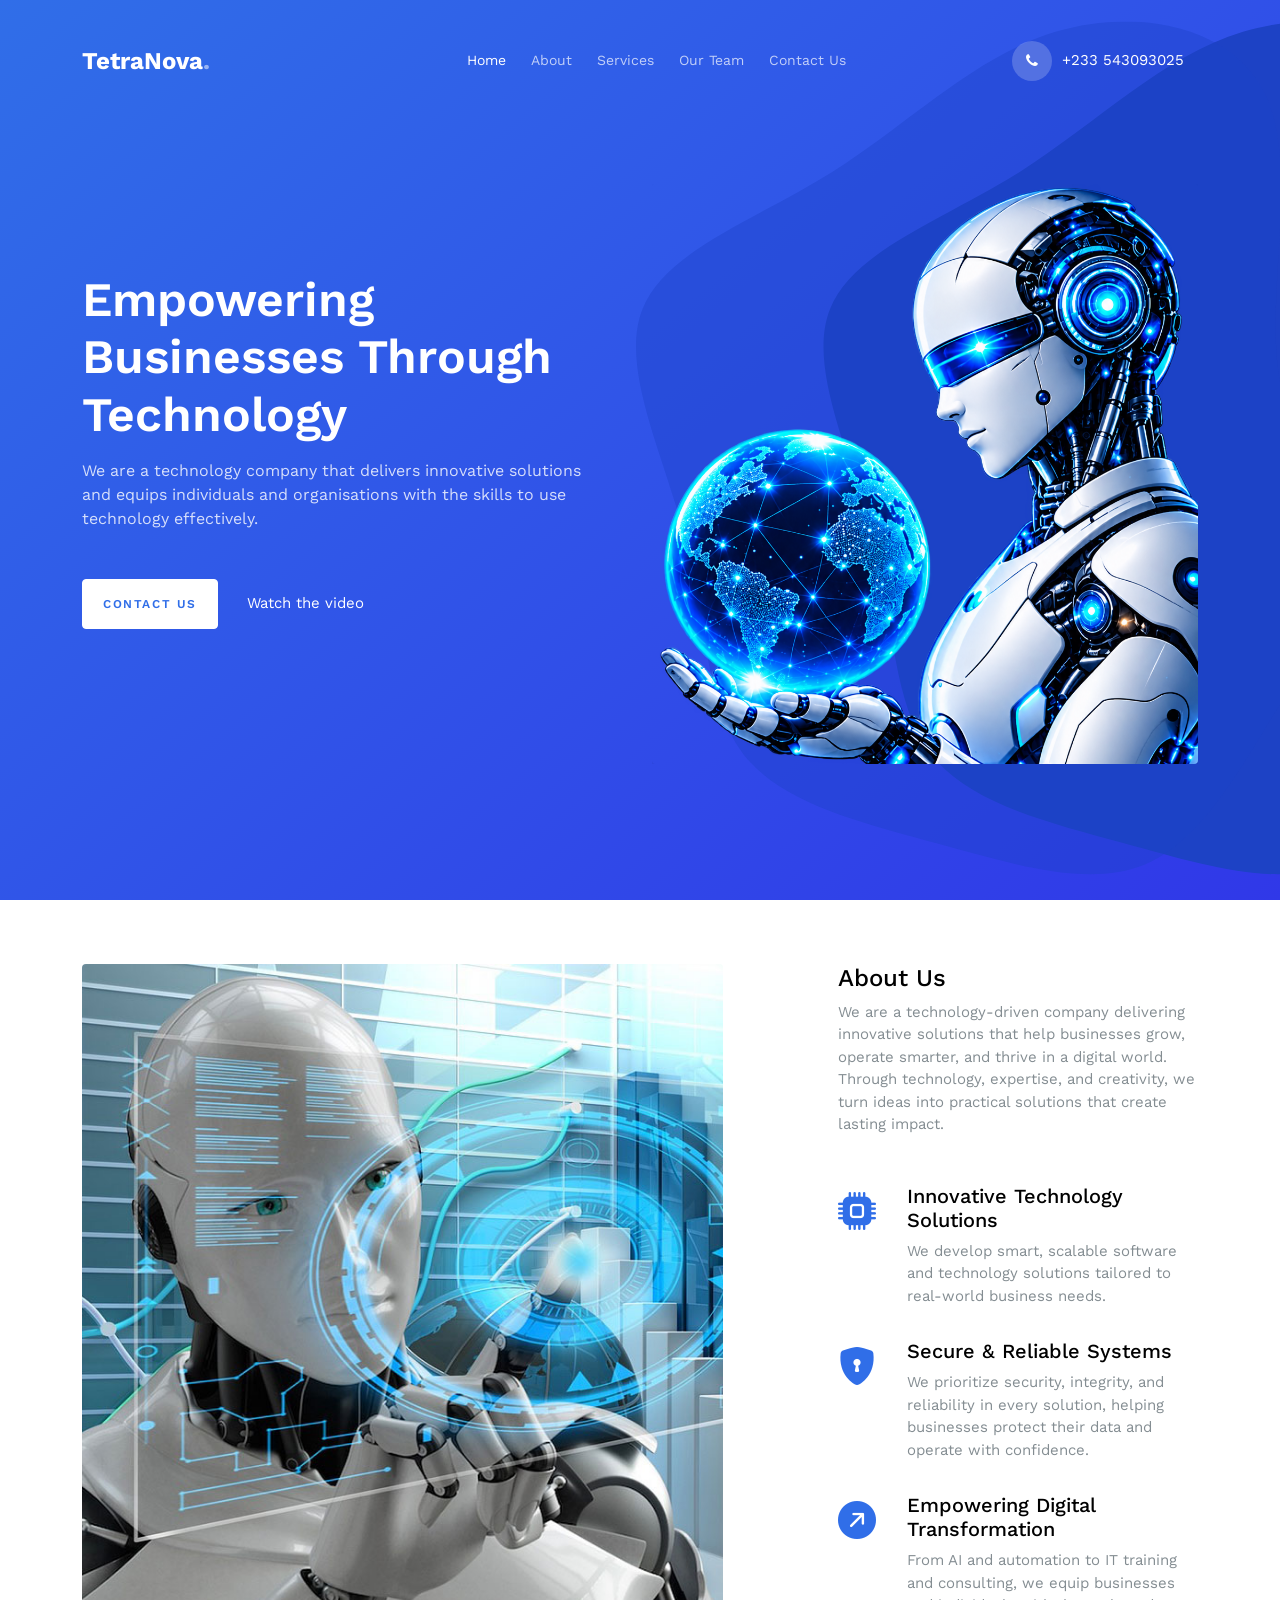
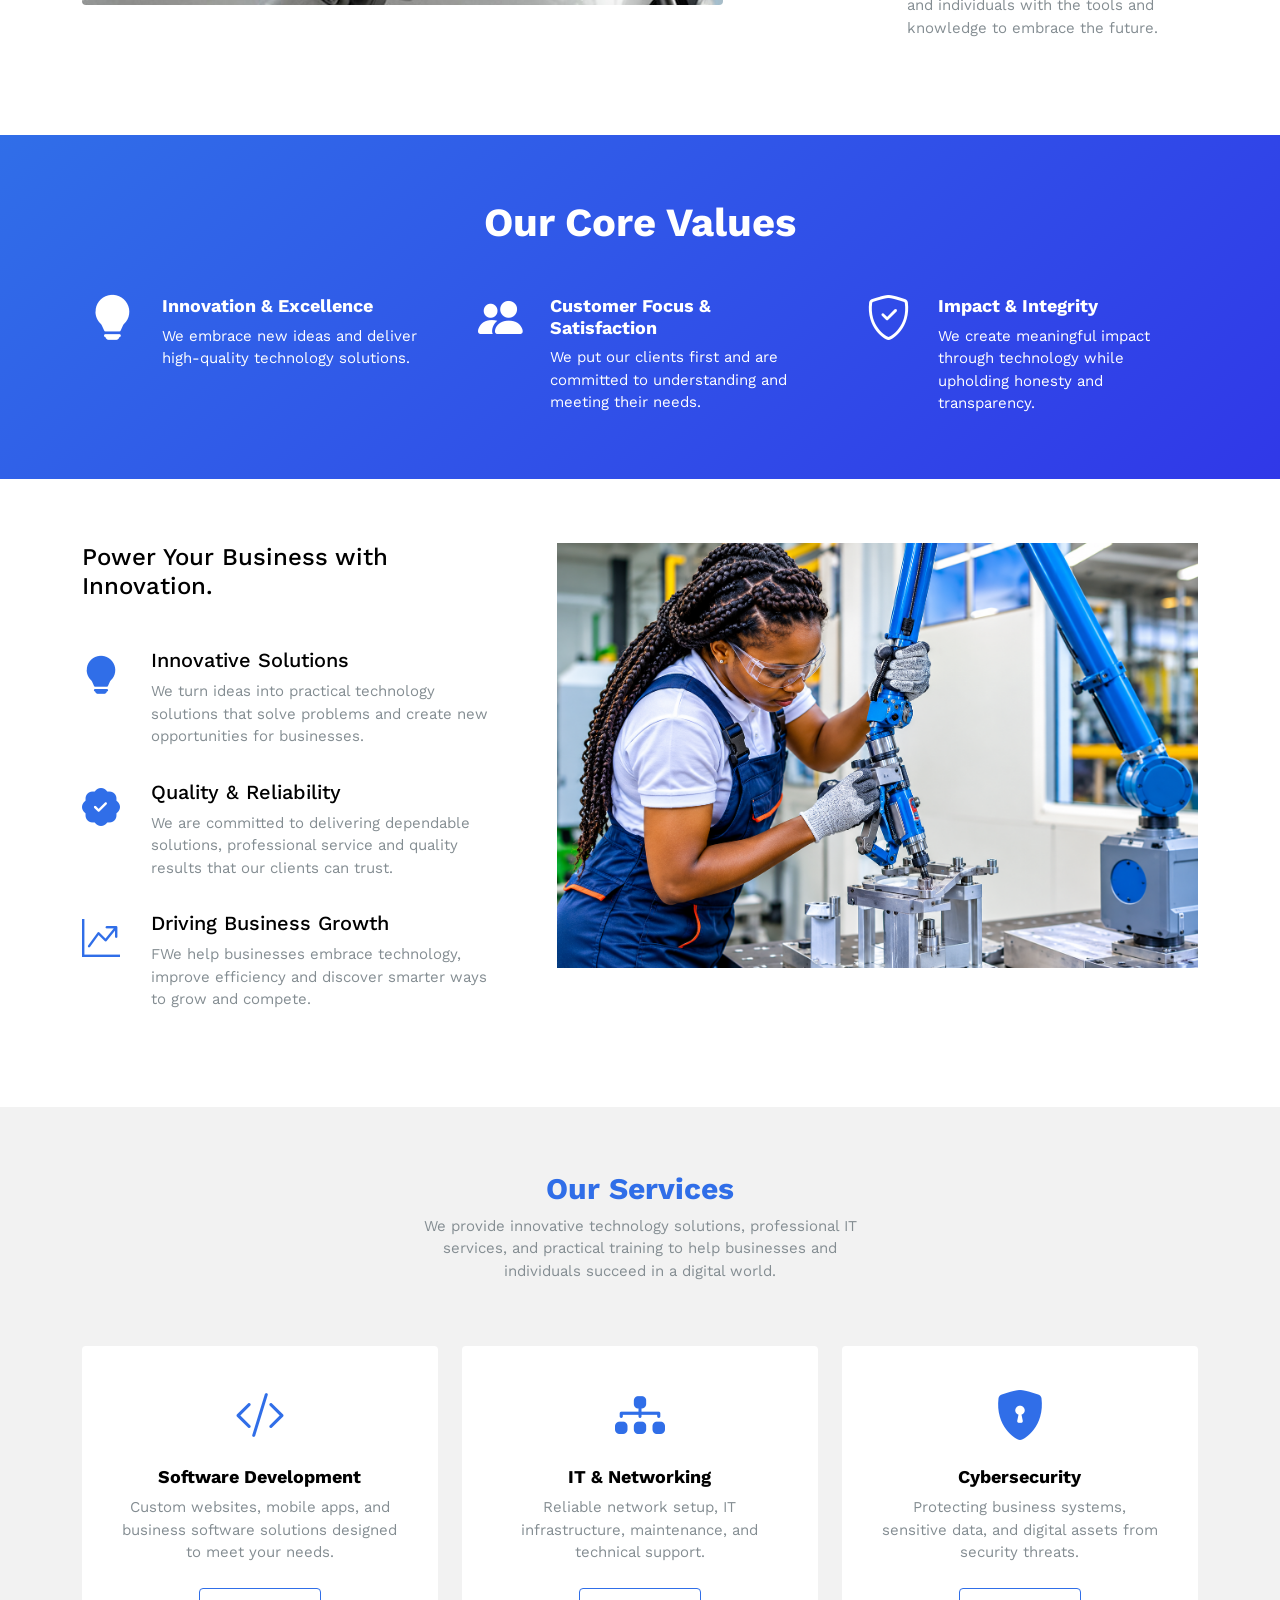
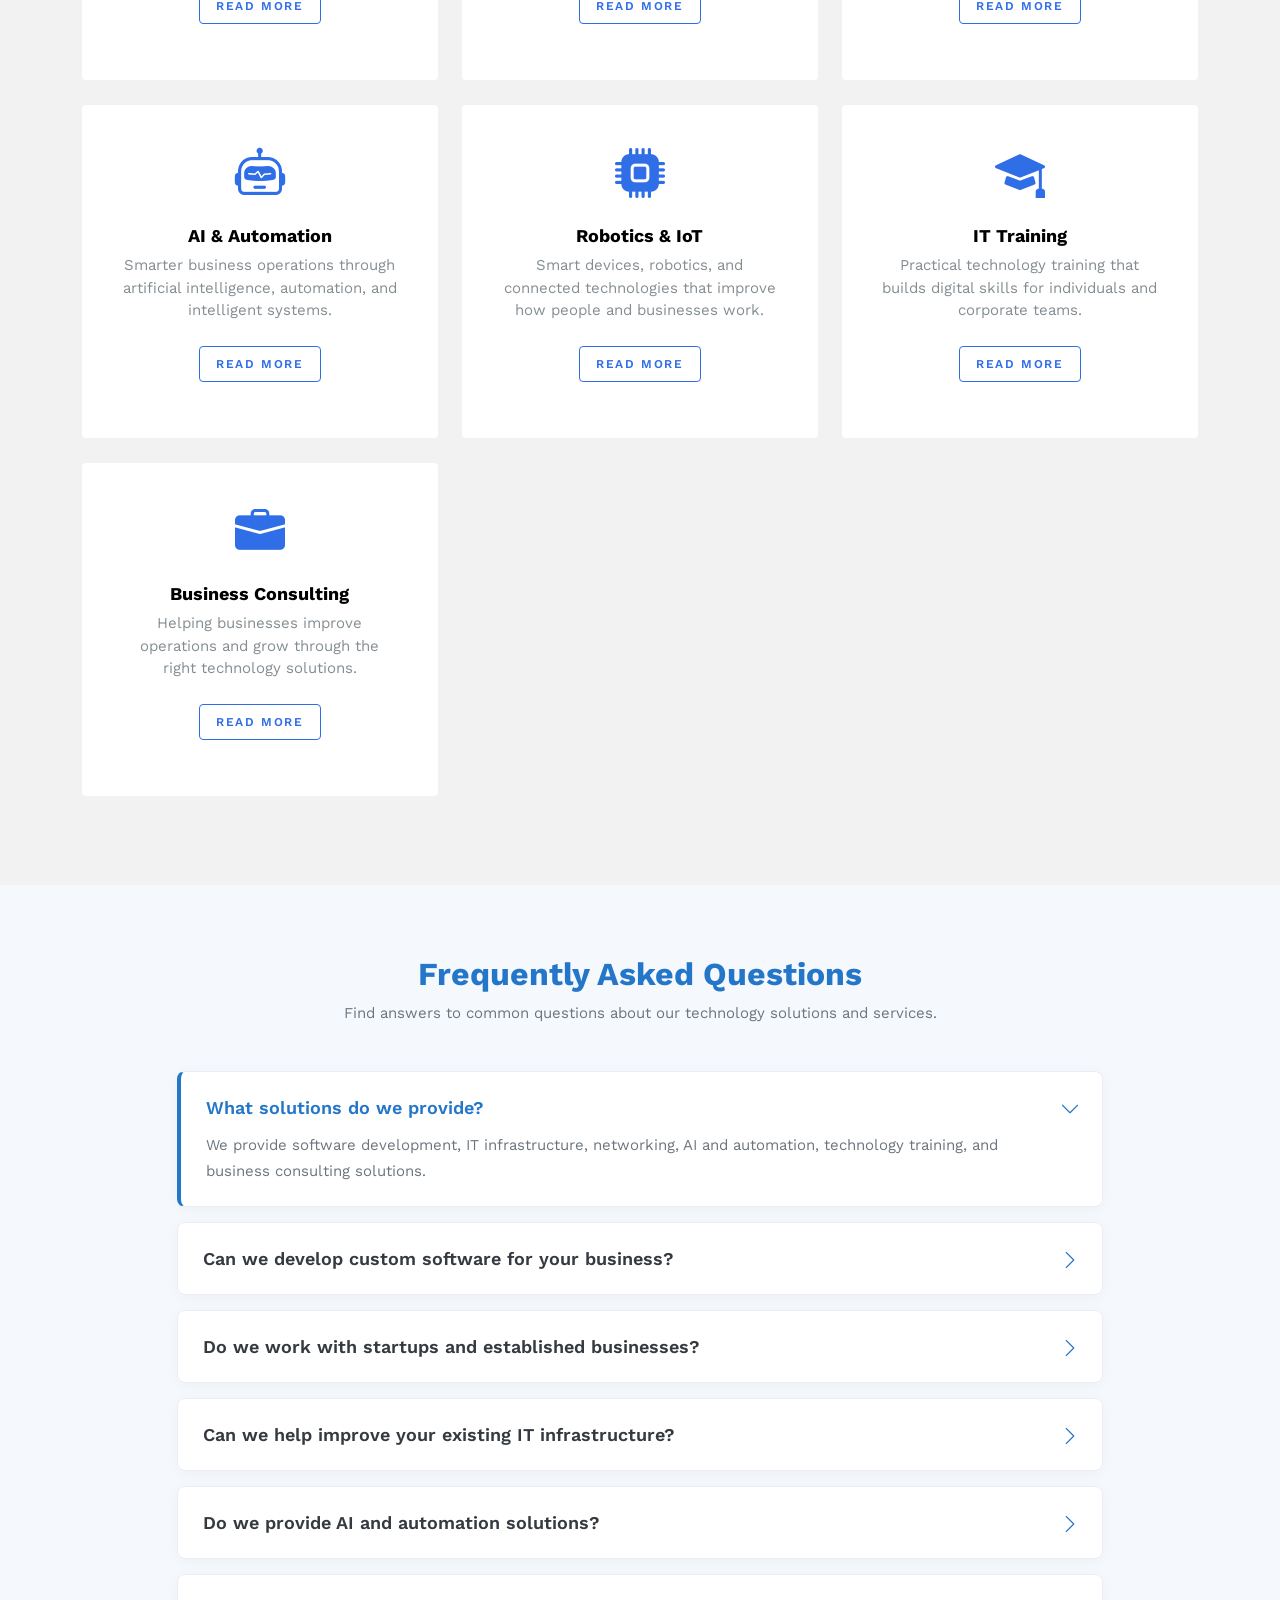
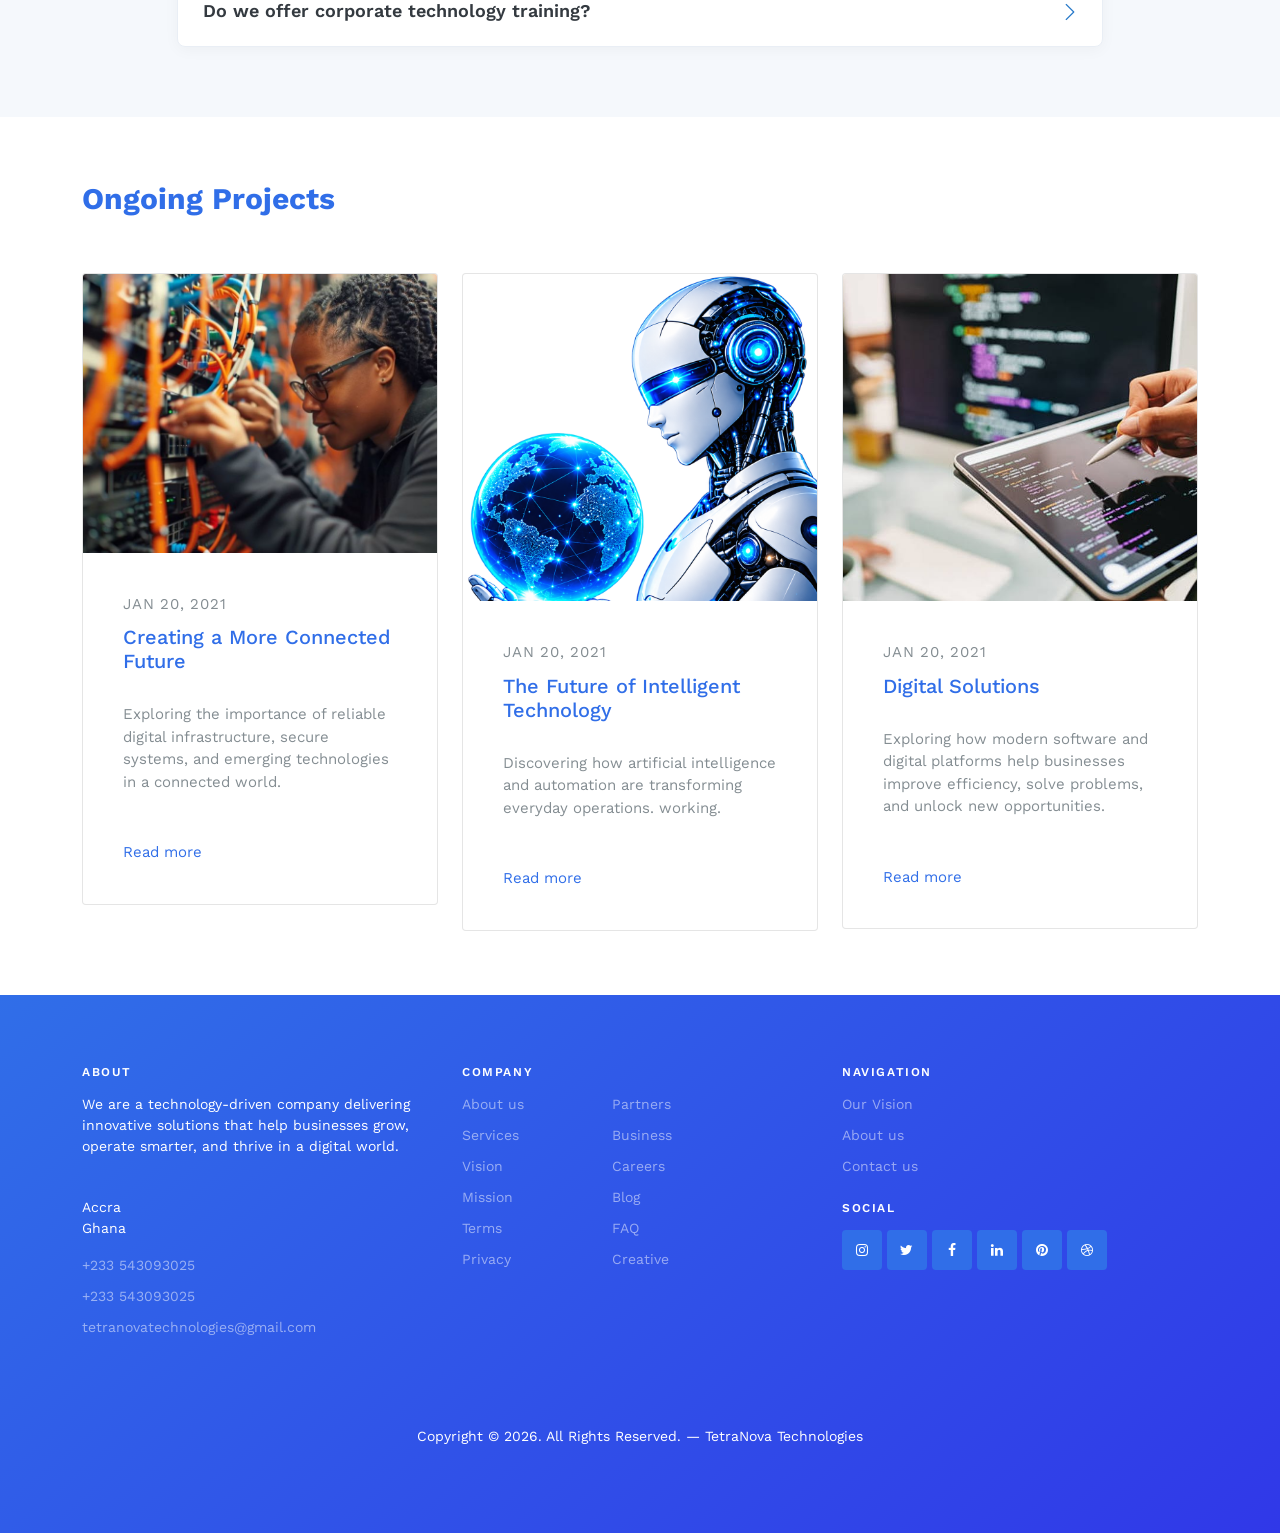
<file: index.html>
<!-- /*
* Template Name: Financing
* Template Author: Untree.co
* Template URI: https://untree.co/
* License: https://creativecommons.org/licenses/by/3.0/
*/ -->
<!doctype html>
<html lang="en">

<head>
	<meta charset="utf-8">
	<meta name="viewport" content="width=device-width, initial-scale=1">
	<meta name="author" content="Untree.co">
	<link rel="shortcut icon" href="favicon.png">

	<meta name="description" content="" />
	<meta name="keywords" content="bootstrap, bootstrap5" />

	<link rel="preconnect" href="https://fonts.googleapis.com">
	<link rel="preconnect" href="https://fonts.gstatic.com" crossorigin>
	<link href="https://fonts.googleapis.com/css2?family=Work+Sans:wght@400;600;700&display=swap" rel="stylesheet">


	<link rel="stylesheet" href="fonts/icomoon/style.css">
	<link rel="stylesheet" href="fonts/flaticon/font/flaticon.css">

	<link rel="stylesheet" href="https://cdn.jsdelivr.net/npm/bootstrap-icons@1.8.1/font/bootstrap-icons.css">

	<link rel="stylesheet" href="css/tiny-slider.css">
	<link rel="stylesheet" href="css/aos.css">
	<link rel="stylesheet" href="css/glightbox.min.css">
	<link rel="stylesheet" href="css/style.css">

	<link rel="stylesheet" href="css/flatpickr.min.css">


	<title>TetraNova Technologies</title>
</head>

<body>

	<div class="site-mobile-menu site-navbar-target">
		<div class="site-mobile-menu-header">
			<div class="site-mobile-menu-close">
				<span class="icofont-close js-menu-toggle"></span>
			</div>
		</div>
		<div class="site-mobile-menu-body"></div>
	</div>

	<nav class="site-nav">
		<div class="container">
			<div class="menu-bg-wrap">
				<div class="site-navigation">
					<div class="row g-0 align-items-center">
						<div class="col-2">
							<a href="index.html" class="logo m-0 float-start">TetraNova<span
									class="text-primary">.</span></a>
						</div>
						<div class="col-8 text-center ">
							<ul class="js-clone-nav d-none d-lg-inline-block text-start site-menu mx-auto">
								<li class="active"><a href="index.html">Home</a></li>
								<li><a href="about.html">About</a></li>
								<li><a href="services.html">Services</a></li>
								<li><a href="team.html">Our Team</a></li>
								<li><a href="contact.html">Contact Us</a></li>
							</ul>
						</div>
						<div class="col-2 text-end">
							<a href="#"
								class="burger ms-auto float-end site-menu-toggle js-menu-toggle d-inline-block d-lg-none light">
								<span></span>
							</a>

							<a href="#" class="call-us d-flex align-items-center">
								<span class="icon-phone"></span>
								<span>+233 543093025</span>
							</a>
						</div>
					</div>
				</div>
			</div>
		</div>
	</nav>

	<div class="hero overlay">
		<img src="images/blob.svg" alt="" class="img-fluid blob">
		<div class="container">
			<div class="row align-items-center justify-content-between pt-5">
				<div class="col-lg-6 text-center text-lg-start pe-lg-5">
					<h1 class="heading text-white mb-3" data-aos="fade-up">Empowering Businesses Through Technology
					</h1>
					<p class="text-white mb-5" data-aos="fade-up" data-aos-delay="100">We are a technology company that
						delivers innovative solutions and equips individuals and organisations with the skills
						to use technology effectively.</p>
					<div class="align-items-center mb-5 mm" data-aos="fade-up" data-aos-delay="200">
						<a href="contact.html" class="btn btn-outline-white-reverse me-4">Contact us</a>
						<a href="https://www.youtube.com/watch?v=Mb1zrW_zra4" class="text-white glightbox">Watch the
							video</a>
					</div>
				</div>
				<div class="col-lg-6" data-aos="fade-up" data-aos-delay="300">
					<div class="img-wrap">
						<img src="images/hero1.png" alt="Image" class="img-fluid rounded">
					</div>
				</div>
			</div>
		</div>
	</div>


	<div class="section">
		<div class="container">
			<div class="row justify-content-between">
				<div class="col-lg-7 mb-4 mb-lg-0">
					<img src="images/about.jpg" alt="Image" class="img-fluid rounded
					">
				</div>
				<div class="col-lg-4 ps-lg-2">
					<div class="mb-5">
						<h1 class="text-black h4">About Us</h1>
						<p>We are a technology-driven company delivering innovative solutions that help businesses grow,
							operate smarter, and
							thrive in a digital world. Through technology, expertise, and creativity, we turn ideas into
							practical solutions that
							create lasting impact.</p>
					</div>
					<div class="d-flex mb-3 service-alt">
						<div>
							<span class="bi bi-cpu-fill me-4"></span>
						</div>
						<div>
							<h3>Innovative Technology Solutions</h3>
							<p>We develop smart, scalable software and technology solutions tailored to real-world
								business needs.</p>
						</div>
					</div>

					<div class="d-flex mb-3 service-alt">
						<div>
							<span class="bi bi-shield-lock-fill me-4"></span>
						</div>
						<div>
							<h3>Secure & Reliable Systems</h3>
							<p>We prioritize security, integrity, and reliability in every solution, helping businesses
								protect their data and operate
								with confidence.</p>
						</div>
					</div>

					<div class="d-flex mb-3 service-alt">
						<div>
							<span class="bi bi-arrow-up-right-circle-fill me-4"></span>
						</div>
						<div>
							<h3>Empowering Digital Transformation</h3>
							<p>From AI and automation to IT training and consulting, we equip businesses and individuals
								with the tools and knowledge
								to embrace the future.</p>
						</div>
					</div>

				</div>

			</div>
		</div>
	</div>

	<div class="section sec-features">
		<div class="container">

			<h1 class="text-white fw-bold text-center mb-5">Our Core Values</h1>

			<div class="row g-5">
				<div class="col-12 col-sm-6 col-md-6 col-lg-4" data-aos="fade-up" data-aos-delay="0">
					<div class="feature d-flex">
						<span class="bi bi-lightbulb-fill"></span>
						<div>
							<h3>Innovation & Excellence</h3>
							<p>We embrace new ideas and deliver high-quality technology solutions.</p>
						</div>
					</div>
				</div>

				<div class="col-12 col-sm-6 col-md-6 col-lg-4" data-aos="fade-up" data-aos-delay="100">
					<div class="feature d-flex">
						<span class="bi bi-people-fill"></span>
						<div>
							<h3>Customer Focus & Satisfaction</h3>
							<p>We put our clients first and are committed to understanding and meeting their needs.</p>
						</div>
					</div>
				</div>

				<div class="col-12 col-sm-6 col-md-6 col-lg-4" data-aos="fade-up" data-aos-delay="200">
					<div class="feature d-flex">
						<span class="bi bi-shield-check"></span>
						<div>
							<h3>Impact & Integrity</h3>
							<p>We create meaningful impact through technology while upholding honesty and transparency.
							</p>
						</div>
					</div>
				</div>
			</div>

		</div>
	</div>


	<div class="section">
		<div class="container">
			<div class="row">
				<div class="col-lg-7 order-lg-2 mb-4 mb-lg-0">
					<img src="images/departments-5.jpg" alt="Image" class="img-fluid">
				</div>
				<div class="col-lg-5 pe-lg-5">
					<div class="mb-5">
						<h2 class="text-black h4">Power Your Business with Innovation.</h2>
					</div>
					<div class="d-flex mb-3 service-alt">
						<div>
							<span class="bi bi-lightbulb-fill me-4"></span>
						</div>
						<div>
							<h3>Innovative Solutions</h3>
							<p>We turn ideas into practical technology solutions that solve problems and create new
								opportunities for businesses.</p>
						</div>
					</div>

					<div class="d-flex mb-3 service-alt">
						<div>
							<span class="bi bi-patch-check-fill me-4"></span>
						</div>
						<div>
							<h3>Quality & Reliability</h3>
							<p>We are committed to delivering dependable solutions, professional service and quality
								results that our clients can
								trust.</p>
						</div>
					</div>

					<div class="d-flex mb-3 service-alt">
						<div>
							<span class="bi bi-graph-up-arrow me-4"></span>

						</div>
						<div>
							<h3>Driving Business Growth</h3>
							<p>FWe help businesses embrace technology, improve efficiency and discover smarter ways to
								grow and compete.</p>
						</div>
					</div>
				</div>
			</div>
		</div>
	</div>


	<div class="section sec-services">
		<div class="container">

			<div class="row mb-5">
				<div class="col-lg-5 mx-auto text-center" data-aos="fade-up">
					<h2 class="heading text-primary">Our Services</h2>
					<p>We provide innovative technology solutions, professional IT services, and practical training to
						help
						businesses and individuals succeed in a digital world.</p>
				</div>
			</div>

			<div class="row">

				<!-- Software Development -->
				<div class="col-12 col-sm-6 col-md-6 col-lg-4" data-aos="fade-up">
					<div class="service text-center">
						<span class="bi bi-code-slash"></span>
						<div>
							<h3>Software Development</h3>
							<p class="mb-4">Custom websites, mobile apps, and business software solutions designed to
								meet
								your needs.</p>
							<p><a href="#" class="btn btn-outline-primary py-2 px-3">Read more</a></p>
						</div>
					</div>
				</div>

				<!-- IT & Networking -->
				<div class="col-12 col-sm-6 col-md-6 col-lg-4" data-aos="fade-up" data-aos-delay="100">
					<div class="service text-center">
						<span class="bi bi-diagram-3-fill"></span>
						<div>
							<h3>IT & Networking</h3>
							<p class="mb-4">Reliable network setup, IT infrastructure, maintenance, and technical
								support.
							</p>
							<p><a href="#" class="btn btn-outline-primary py-2 px-3">Read more</a></p>
						</div>
					</div>
				</div>

				<!-- Cybersecurity -->
				<div class="col-12 col-sm-6 col-md-6 col-lg-4" data-aos="fade-up" data-aos-delay="200">
					<div class="service text-center">
						<span class="bi bi-shield-lock-fill"></span>
						<div>
							<h3>Cybersecurity</h3>
							<p class="mb-4">Protecting business systems, sensitive data, and digital assets from
								security
								threats.</p>
							<p><a href="#" class="btn btn-outline-primary py-2 px-3">Read more</a></p>
						</div>
					</div>
				</div>

				<!-- AI & Automation -->
				<div class="col-12 col-sm-6 col-md-6 col-lg-4" data-aos="fade-up" data-aos-delay="100">
					<div class="service text-center">
						<span class="bi bi-robot"></span>
						<div>
							<h3>AI & Automation</h3>
							<p class="mb-4">Smarter business operations through artificial intelligence, automation, and
								intelligent systems.</p>
							<p><a href="#" class="btn btn-outline-primary py-2 px-3">Read more</a></p>
						</div>
					</div>
				</div>

				<!-- Robotics & IoT -->
				<div class="col-12 col-sm-6 col-md-6 col-lg-4" data-aos="fade-up" data-aos-delay="200">
					<div class="service text-center">
						<span class="bi bi-cpu-fill"></span>
						<div>
							<h3>Robotics & IoT</h3>
							<p class="mb-4">Smart devices, robotics, and connected technologies that improve how people
								and
								businesses work.</p>
							<p><a href="#" class="btn btn-outline-primary py-2 px-3">Read more</a></p>
						</div>
					</div>
				</div>

				<!-- IT Training -->
				<div class="col-12 col-sm-6 col-md-6 col-lg-4" data-aos="fade-up" data-aos-delay="300">
					<div class="service text-center">
						<span class="bi bi-mortarboard-fill"></span>
						<div>
							<h3>IT Training</h3>
							<p class="mb-4">Practical technology training that builds digital skills for individuals and
								corporate teams.</p>
							<p><a href="#" class="btn btn-outline-primary py-2 px-3">Read more</a></p>
						</div>
					</div>
				</div>

				<!-- Business Consulting -->
				<div class="col-12 col-sm-6 col-md-6 col-lg-4" data-aos="fade-up" data-aos-delay="400">
					<div class="service text-center">
						<span class="bi bi-briefcase-fill"></span>
						<div>
							<h3>Business Consulting</h3>
							<p class="mb-4">Helping businesses improve operations and grow through the right technology
								solutions.</p>
							<p><a href="#" class="btn btn-outline-primary py-2 px-3">Read more</a></p>
						</div>
					</div>
				</div>

			</div>
		</div>
	</div>

	<!-- FAQ Section -->
	<section id="faq" class="faq section light-background">

		<div class="container section-title" data-aos="fade-up">
			<h2>Frequently Asked Questions</h2>
			<p>Find answers to common questions about our technology solutions and services.</p>
		</div>

		<div class="container">
			<div class="row justify-content-center">

				<div class="col-12 col-lg-10" data-aos="fade-up" data-aos-delay="100">

					<div class="faq-container">

						<div class="faq-item faq-active">
							<h3>What solutions do we provide?</h3>
							<div class="faq-content">
								<p>We provide software development, IT infrastructure, networking, AI and automation,
									technology training, and business consulting solutions.</p>
							</div>
							<i class="faq-toggle bi bi-chevron-right"></i>
						</div>

						<div class="faq-item">
							<h3>Can we develop custom software for your business?</h3>
							<div class="faq-content">
								<p>Yes. We design and develop tailored websites, mobile applications, and business
									systems to meet your specific requirements.</p>
							</div>
							<i class="faq-toggle bi bi-chevron-right"></i>
						</div>

						<div class="faq-item">
							<h3>Do we work with startups and established businesses?</h3>
							<div class="faq-content">
								<p>Yes. We work with startups, SMEs, corporate organizations, and individuals looking to
									leverage technology.</p>
							</div>
							<i class="faq-toggle bi bi-chevron-right"></i>
						</div>

						<div class="faq-item">
							<h3>Can we help improve your existing IT infrastructure?</h3>
							<div class="faq-content">
								<p>Absolutely. We help businesses improve their IT systems, networks, infrastructure,
									and overall technology operations.</p>
							</div>
							<i class="faq-toggle bi bi-chevron-right"></i>
						</div>

						<div class="faq-item">
							<h3>Do we provide AI and automation solutions?</h3>
							<div class="faq-content">
								<p>Yes. We explore and implement AI-powered tools and automation technologies that help
									simplify workflows and improve efficiency.</p>
							</div>
							<i class="faq-toggle bi bi-chevron-right"></i>
						</div>

						<div class="faq-item">
							<h3>Do we offer corporate technology training?</h3>
							<div class="faq-content">
								<p>Yes. We provide digital skills training, AI education, prompt engineering, system
									onboarding, and technical capacity development.</p>
							</div>
							<i class="faq-toggle bi bi-chevron-right"></i>
						</div>

					</div>
				</div>

			</div>
		</div>

	</section>
	<!-- End FAQ Section -->

	<div class="section sec-news">
		<div class="container">
			<div class="row mb-5">
				<div class="col-lg-7">
					<h2 class="heading text-primary">Ongoing Projects</h2>
				</div>
			</div>

			<div class="row">
				<div class="col-lg-4">
					<div class="card post-entry">
						<a href="single.html"><img src="images/ongoing-projects1.jpg" class="card-img-top"
								alt="Image"></a>
						<div class="card-body">
							<div><span class="text-uppercase font-weight-bold date">Jan 20, 2021</span></div>
							<h5 class="card-title"><a href="single.html">Creating a More Connected Future</a></h5>
							<p>Exploring the importance of reliable digital infrastructure, secure systems, and emerging
								technologies in a connected
								world.</p>
							<p class="mt-5 mb-0"><a href="#">Read more</a></p>
						</div>
					</div>
				</div>

				<div class="col-lg-4">
					<div class="card post-entry">
						<img src="images/hero1.png" class="card-img-top robot-image" alt="AI Technology">
						<div class="card-body">
							<div><span class="text-uppercase font-weight-bold date">Jan 20, 2021</span></div>
							<h5 class="card-title"><a href="single.html">The Future of Intelligent Technology</a></h5>
							<p>Discovering how artificial intelligence and automation are transforming everyday
								operations.
								working. </p>
							<p class="mt-5 mb-0"><a href="#">Read more</a></p>
						</div>
					</div>
				</div>

				<div class="col-lg-4">
					<div class="card post-entry">
						<a href="single.html">
							<img src="images/ongoing-projects.jpg" class="card-img-top robot-image"
								alt="Digital Solutions">
						</a>
						<div class="card-body">
							<div><span class="text-uppercase font-weight-bold date">Jan 20, 2021</span></div>
							<h5 class="card-title"><a href="single.html">Digital Solutions</a></h5>
							<p>Exploring how modern software and digital platforms help businesses improve efficiency,
								solve problems, and unlock new opportunities.</p>
							<p class="mt-5 mb-0"><a href="single.html">Read more</a></p>
						</div>
					</div>
				</div>

			</div>
		</div>
	</div>

	<div class="site-footer">
		<div class="container">
			<div class="row">
				<div class="col-lg-4">
					<div class="widget">
						<h3>About</h3>
						<p>We are a technology-driven company delivering innovative solutions that help businesses grow,
							operate smarter, and
							thrive in a digital world.</p>
					</div> <!-- /.widget -->
					<div class="widget">
						<address>Accra <br> Ghana</address>
						<ul class="list-unstyled links">
							<li><a href="tel://11234567890">+233 543093025</a></li>
							<li><a href="tel://11234567890">+233 543093025</a></li>
							<li><a href="mailto:info@mydomain.com">tetranovatechnologies@gmail.com</a></li>
						</ul>
					</div> <!-- /.widget -->
				</div> <!-- /.col-lg-4 -->
				<div class="col-lg-4">
					<div class="widget">
						<h3>Company</h3>
						<ul class="list-unstyled float-start links">
							<li><a href="#">About us</a></li>
							<li><a href="#">Services</a></li>
							<li><a href="#">Vision</a></li>
							<li><a href="#">Mission</a></li>
							<li><a href="#">Terms</a></li>
							<li><a href="#">Privacy</a></li>
						</ul>
						<ul class="list-unstyled float-start links">
							<li><a href="#">Partners</a></li>
							<li><a href="#">Business</a></li>
							<li><a href="#">Careers</a></li>
							<li><a href="#">Blog</a></li>
							<li><a href="#">FAQ</a></li>
							<li><a href="#">Creative</a></li>
						</ul>
					</div> <!-- /.widget -->
				</div> <!-- /.col-lg-4 -->
				<div class="col-lg-4">
					<div class="widget">
						<h3>Navigation</h3>
						<ul class="list-unstyled links mb-4">
							<li><a href="#">Our Vision</a></li>
							<li><a href="#">About us</a></li>
							<li><a href="#">Contact us</a></li>
						</ul>

						<h3>Social</h3>
						<ul class="list-unstyled social">
							<li><a href="#"><span class="icon-instagram"></span></a></li>
							<li><a href="#"><span class="icon-twitter"></span></a></li>
							<li><a href="#"><span class="icon-facebook"></span></a></li>
							<li><a href="#"><span class="icon-linkedin"></span></a></li>
							<li><a href="#"><span class="icon-pinterest"></span></a></li>
							<li><a href="#"><span class="icon-dribbble"></span></a></li>
						</ul>
					</div> <!-- /.widget -->
				</div> <!-- /.col-lg-4 -->
			</div> <!-- /.row -->

			<div class="row mt-5">
				<div class="col-12 text-center">


					<p>Copyright &copy;
						<script>document.write(new Date().getFullYear());</script>. All Rights Reserved. &mdash;
						TetraNova Technologies
						<!-- License information: https://untree.co/license/ -->
					</p>
				</div>
			</div>
		</div> <!-- /.container -->
	</div> <!-- /.site-footer -->

	<!-- Preloader -->
	<div id="overlayer"></div>
	<div class="loader">
		<div class="spinner-border text-primary" role="status">
			<span class="visually-hidden">Loading...</span>
		</div>
	</div>


	<script src="js/bootstrap.bundle.min.js"></script>
	<script src="js/tiny-slider.js"></script>

	<script src="js/flatpickr.min.js"></script>


	<script src="js/aos.js"></script>
	<script src="js/glightbox.min.js"></script>
	<script src="js/navbar.js"></script>
	<script src="js/counter.js"></script>
	<script src="js/custom.js"></script>

	<script>
		/* FAQ Accordion Functionality */
		document.addEventListener("DOMContentLoaded", function () {

			const faqItems = document.querySelectorAll(".faq .faq-item");

			faqItems.forEach(function (item) {

				const toggle = item.querySelector(".faq-toggle");
				const question = item.querySelector("h3");

				function toggleFaq() {
					const isActive = item.classList.contains("faq-active");

					// Close all other FAQ items
					faqItems.forEach(function (faq) {
						faq.classList.remove("faq-active");
					});

					// Open the selected item if it was previously closed
					if (!isActive) {
						item.classList.add("faq-active");
					}
				}

				toggle.addEventListener("click", toggleFaq);
				question.addEventListener("click", toggleFaq);

			});

		});

	</script>

</body>

</html>
</file>
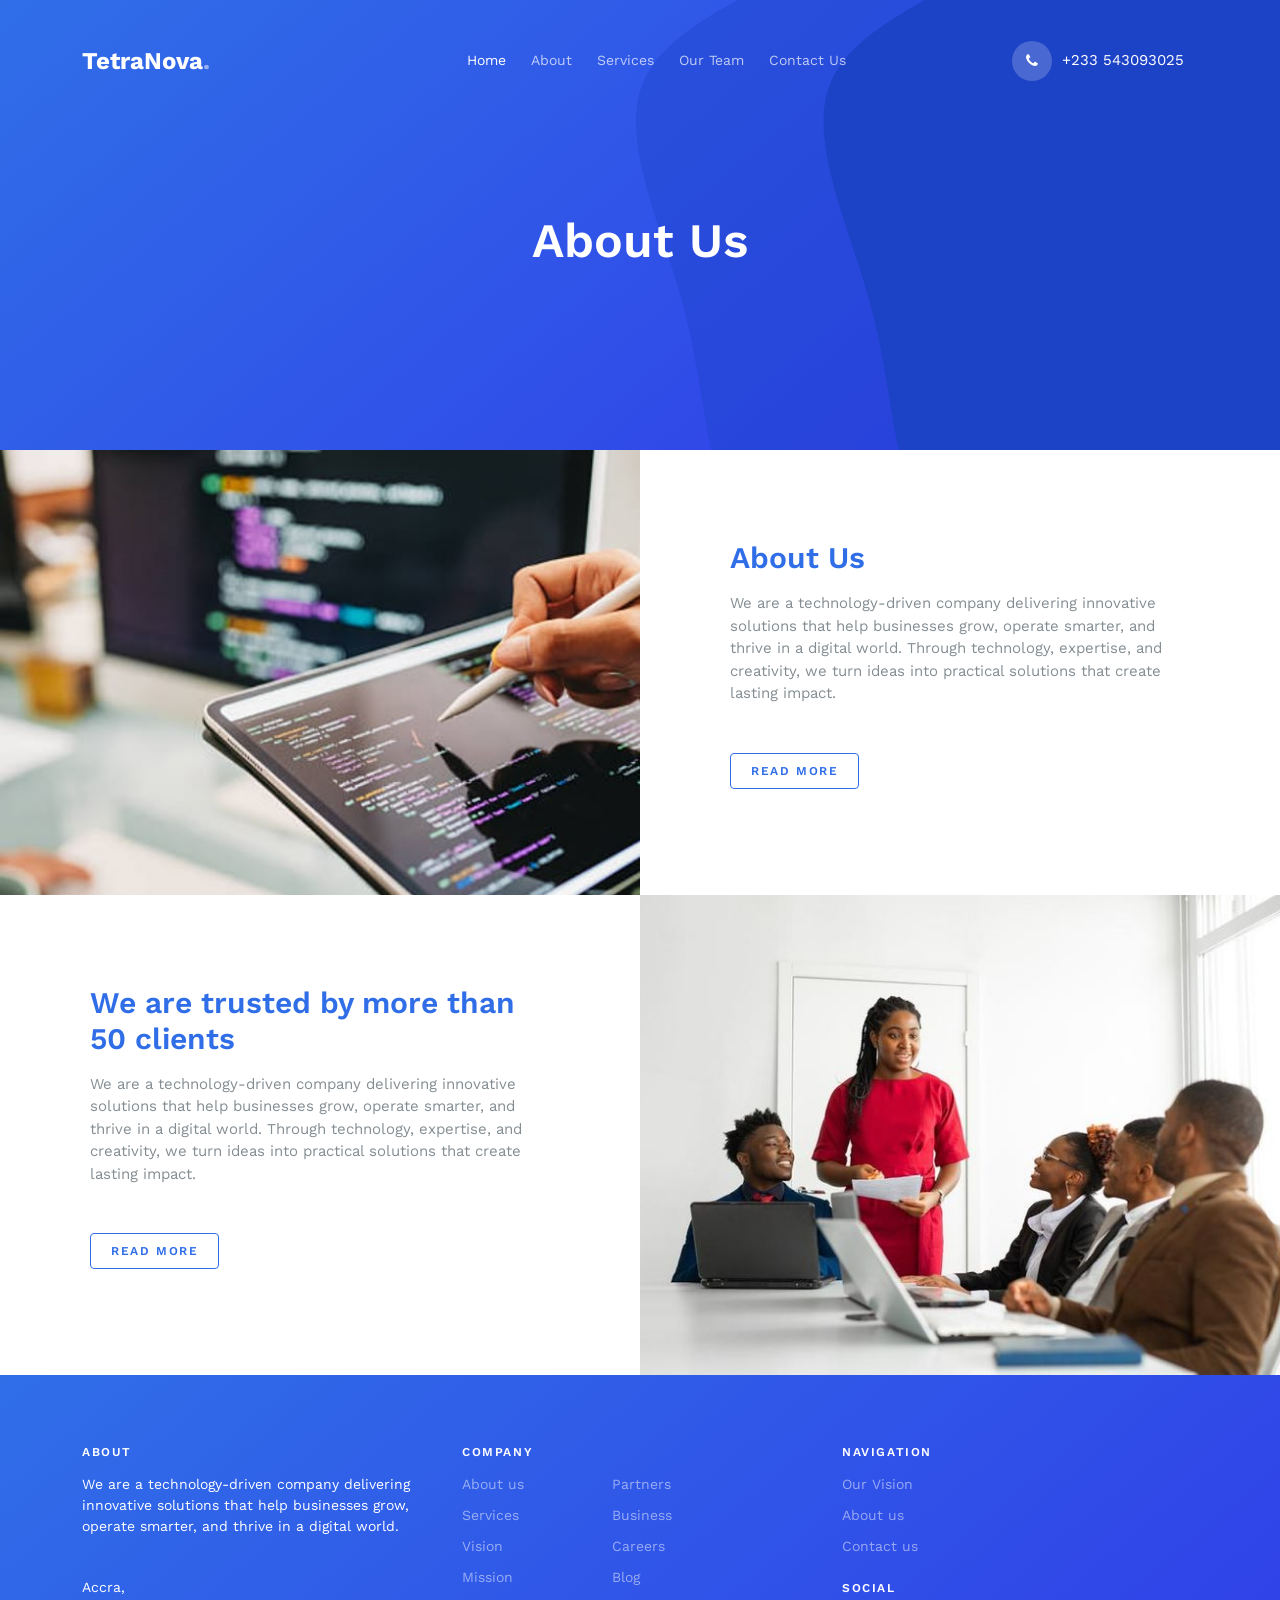
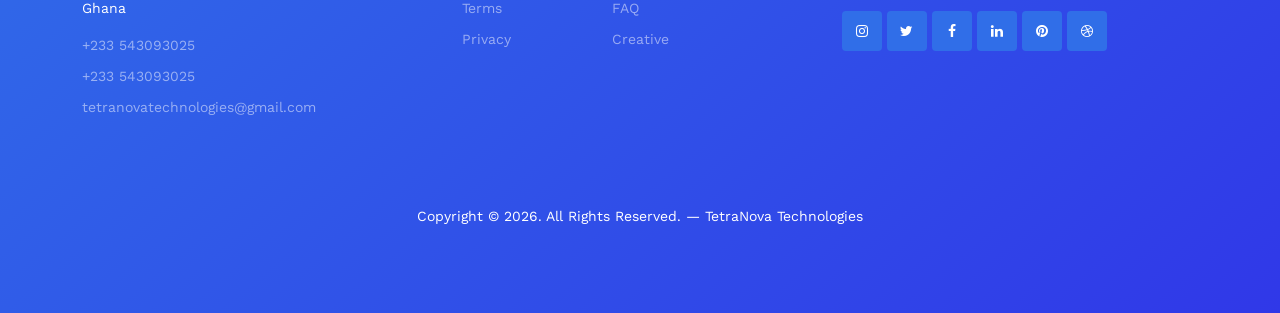
<file: about.html>
<!-- /*
* Template Name: Financing
* Template Author: Untree.co
* Template URI: https://untree.co/
* License: https://creativecommons.org/licenses/by/3.0/
*/ -->
<!doctype html>
<html lang="en">

<head>
	<meta charset="utf-8">
	<meta name="viewport" content="width=device-width, initial-scale=1">
	<meta name="author" content="Untree.co">
	<link rel="shortcut icon" href="favicon.png">

	<meta name="description" content="" />
	<meta name="keywords" content="bootstrap, bootstrap5" />

	<link rel="preconnect" href="https://fonts.googleapis.com">
	<link rel="preconnect" href="https://fonts.gstatic.com" crossorigin>
	<link href="https://fonts.googleapis.com/css2?family=Work+Sans:wght@400;600;700&display=swap" rel="stylesheet">


	<link rel="stylesheet" href="fonts/icomoon/style.css">
	<link rel="stylesheet" href="fonts/flaticon/font/flaticon.css">

	<link rel="stylesheet" href="https://cdn.jsdelivr.net/npm/bootstrap-icons@1.8.1/font/bootstrap-icons.css">

	<link rel="stylesheet" href="css/tiny-slider.css">
	<link rel="stylesheet" href="css/aos.css">
	<link rel="stylesheet" href="css/glightbox.min.css">
	<link rel="stylesheet" href="css/style.css">

	<link rel="stylesheet" href="css/flatpickr.min.css">


	<title>TetraNova Technologies</title>
</head>

<body>

	<div class="site-mobile-menu site-navbar-target">
		<div class="site-mobile-menu-header">
			<div class="site-mobile-menu-close">
				<span class="icofont-close js-menu-toggle"></span>
			</div>
		</div>
		<div class="site-mobile-menu-body"></div>
	</div>

	<nav class="site-nav">
		<div class="container">
			<div class="menu-bg-wrap">
				<div class="site-navigation">
					<div class="row g-0 align-items-center">
						<div class="col-2">
							<a href="index.html" class="logo m-0 float-start">TetraNova<span
									class="text-primary">.</span></a>
						</div>
						<div class="col-8 text-center ">
							<ul class="js-clone-nav d-none d-lg-inline-block text-start site-menu mx-auto">
								<li class="active"><a href="index.html">Home</a></li>
								<li><a href="about.html">About</a></li>
								<li><a href="services.html">Services</a></li>
								<li><a href="team.html">Our Team</a></li>
								<li><a href="contact.html">Contact Us</a></li>
							</ul>
						</div>
						<div class="col-2 text-end">
							<a href="#"
								class="burger ms-auto float-end site-menu-toggle js-menu-toggle d-inline-block d-lg-none light">
								<span></span>
							</a>

							<a href="#" class="call-us d-flex align-items-center">
								<span class="icon-phone"></span>
								<span>+233 543093025</span>
							</a>
						</div>
					</div>
				</div>
			</div>
		</div>
	</nav>


	<div class="hero overlay inner-page">
		<img src="images/blob.svg" alt="" class="img-fluid blob">
		<div class="container">
			<div class="row align-items-center justify-content-center text-center pt-5">
				<div class="col-lg-6">
					<h1 class="heading text-white mb-3" data-aos="fade-up">About Us</h1>
				</div>
			</div>
		</div>
	</div>

	<div class="section sec-halfs py-0">
		<div class="half-content d-lg-flex align-items-stretch">
			<div class="img" style="background-image: url('images/ongoing-projects.jpg')" data-aos="fade-in"
				data-aos-delay="100">

			</div>
			<div class="text">
				<h2 class="heading text-primary mb-3">About Us</h2>
				<p class="mb-5">We are a technology-driven company delivering innovative solutions that help businesses
					grow,
					operate smarter, and
					thrive in a digital world. Through technology, expertise, and creativity, we turn ideas into
					practical solutions that
					create lasting impact.</p>
				<p><a href="#" class="btn btn-outline-primary py-2">Read more</a></p>
			</div>
		</div>

		<div class="half-content d-lg-flex align-items-stretch">
			<div class="img order-md-2" style="background-image: url('images/departments-7.jpg')" data-aos="fade-in">

			</div>
			<div class="text">
				<h2 class="heading text-primary mb-3">We are trusted by more than 50 clients</h2>
				<p class="mb-5">We are a technology-driven company delivering innovative solutions that help businesses
					grow,
					operate smarter, and
					thrive in a digital world. Through technology, expertise, and creativity, we turn ideas into
					practical solutions that
					create lasting impact.</p>
				<p><a href="#" class="btn btn-outline-primary py-2">Read more</a></p>
			</div>
		</div>

	</div>

	<div class="site-footer">
		<div class="container">
			<div class="row">
				<div class="col-lg-4">
					<div class="widget">
						<h3>About</h3>
						<p>We are a technology-driven company delivering innovative solutions that help businesses grow,
							operate smarter, and
							thrive in a digital world.</p>
					</div> <!-- /.widget -->
					<div class="widget">
						<address>Accra, <br> Ghana</address>
						<ul class="list-unstyled links">
							<li><a href="tel://11234567890">+233 543093025</a></li>
							<li><a href="tel://11234567890">+233 543093025</a></li>
							<li><a href="mailto:info@mydomain.com">tetranovatechnologies@gmail.com</a></li>
						</ul>
					</div> <!-- /.widget -->
				</div> <!-- /.col-lg-4 -->
				<div class="col-lg-4">
					<div class="widget">
						<h3>Company</h3>
						<ul class="list-unstyled float-start links">
							<li><a href="#">About us</a></li>
							<li><a href="#">Services</a></li>
							<li><a href="#">Vision</a></li>
							<li><a href="#">Mission</a></li>
							<li><a href="#">Terms</a></li>
							<li><a href="#">Privacy</a></li>
						</ul>
						<ul class="list-unstyled float-start links">
							<li><a href="#">Partners</a></li>
							<li><a href="#">Business</a></li>
							<li><a href="#">Careers</a></li>
							<li><a href="#">Blog</a></li>
							<li><a href="#">FAQ</a></li>
							<li><a href="#">Creative</a></li>
						</ul>
					</div> <!-- /.widget -->
				</div> <!-- /.col-lg-4 -->
				<div class="col-lg-4">
					<div class="widget">
						<h3>Navigation</h3>
						<ul class="list-unstyled links mb-4">
							<li><a href="#">Our Vision</a></li>
							<li><a href="#">About us</a></li>
							<li><a href="#">Contact us</a></li>
						</ul>

						<h3>Social</h3>
						<ul class="list-unstyled social">
							<li><a href="#"><span class="icon-instagram"></span></a></li>
							<li><a href="#"><span class="icon-twitter"></span></a></li>
							<li><a href="#"><span class="icon-facebook"></span></a></li>
							<li><a href="#"><span class="icon-linkedin"></span></a></li>
							<li><a href="#"><span class="icon-pinterest"></span></a></li>
							<li><a href="#"><span class="icon-dribbble"></span></a></li>
						</ul>
					</div> <!-- /.widget -->
				</div> <!-- /.col-lg-4 -->
			</div> <!-- /.row -->

			<div class="row mt-5">
				<div class="col-12 text-center">


					<p>Copyright &copy;
						<script>document.write(new Date().getFullYear());</script>. All Rights Reserved. &mdash;
						TetraNova Technologies
						<!-- License information: https://untree.co/license/ -->
					</p>
				</div>
			</div>
		</div> <!-- /.container -->
	</div> <!-- /.site-footer -->

	<!-- Preloader -->
	<div id="overlayer"></div>
	<div class="loader">
		<div class="spinner-border text-primary" role="status">
			<span class="visually-hidden">Loading...</span>
		</div>
	</div>


	<script src="js/bootstrap.bundle.min.js"></script>
	<script src="js/tiny-slider.js"></script>

	<script src="js/flatpickr.min.js"></script>


	<script src="js/aos.js"></script>
	<script src="js/glightbox.min.js"></script>
	<script src="js/navbar.js"></script>
	<script src="js/counter.js"></script>
	<script src="js/custom.js"></script>
</body>

</html>
</file>
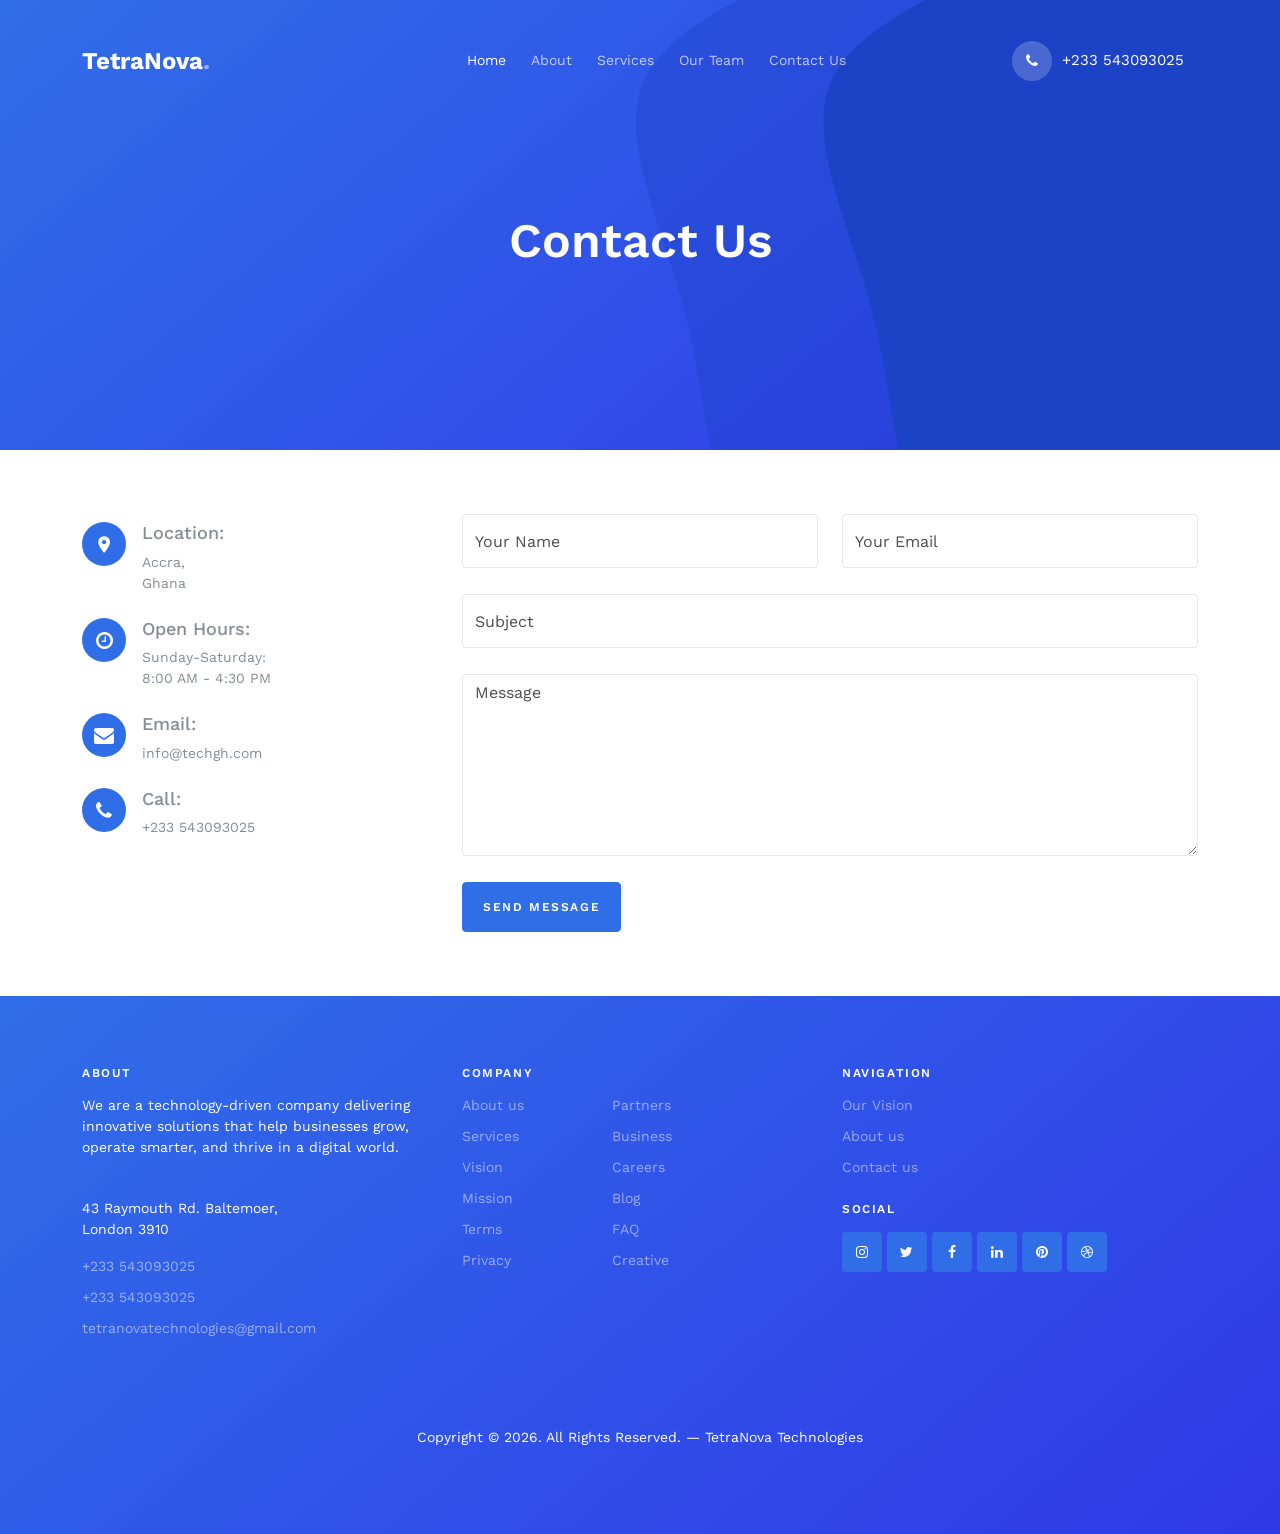
<file: contact.html>
<!-- /*
* Template Name: Financing
* Template Author: Untree.co
* Template URI: https://untree.co/
* License: https://creativecommons.org/licenses/by/3.0/
*/ -->
<!doctype html>
<html lang="en">

<head>
	<meta charset="utf-8">
	<meta name="viewport" content="width=device-width, initial-scale=1">
	<meta name="author" content="Untree.co">
	<link rel="shortcut icon" href="favicon.png">

	<meta name="description" content="" />
	<meta name="keywords" content="bootstrap, bootstrap5" />

	<link rel="preconnect" href="https://fonts.googleapis.com">
	<link rel="preconnect" href="https://fonts.gstatic.com" crossorigin>
	<link href="https://fonts.googleapis.com/css2?family=Work+Sans:wght@400;600;700&display=swap" rel="stylesheet">


	<link rel="stylesheet" href="fonts/icomoon/style.css">
	<link rel="stylesheet" href="fonts/flaticon/font/flaticon.css">

	<link rel="stylesheet" href="https://cdn.jsdelivr.net/npm/bootstrap-icons@1.8.1/font/bootstrap-icons.css">

	<link rel="stylesheet" href="css/tiny-slider.css">
	<link rel="stylesheet" href="css/aos.css">
	<link rel="stylesheet" href="css/glightbox.min.css">
	<link rel="stylesheet" href="css/style.css">

	<link rel="stylesheet" href="css/flatpickr.min.css">


	<title>TetraNova Technologies</title>
</head>

<body>

	<div class="site-mobile-menu site-navbar-target">
		<div class="site-mobile-menu-header">
			<div class="site-mobile-menu-close">
				<span class="icofont-close js-menu-toggle"></span>
			</div>
		</div>
		<div class="site-mobile-menu-body"></div>
	</div>

	<nav class="site-nav">
		<div class="container">
			<div class="menu-bg-wrap">
				<div class="site-navigation">
					<div class="row g-0 align-items-center">
						<div class="col-2">
							<a href="index.html" class="logo m-0 float-start">TetraNova<span
									class="text-primary">.</span></a>
						</div>
						<div class="col-8 text-center ">
							<ul class="js-clone-nav d-none d-lg-inline-block text-start site-menu mx-auto">
								<li class="active"><a href="index.html">Home</a></li>
								<li><a href="about.html">About</a></li>
								<li><a href="services.html">Services</a></li>
								<li><a href="team.html">Our Team</a></li>
								<li><a href="contact.html">Contact Us</a></li>
							</ul>
						</div>
						<div class="col-2 text-end">
							<a href="#"
								class="burger ms-auto float-end site-menu-toggle js-menu-toggle d-inline-block d-lg-none light">
								<span></span>
							</a>

							<a href="#" class="call-us d-flex align-items-center">
								<span class="icon-phone"></span>
								<span>+233 543093025</span>
							</a>
						</div>
					</div>
				</div>
			</div>
		</div>
	</nav>

	<div class="hero overlay inner-page">
		<img src="images/blob.svg" alt="" class="img-fluid blob">
		<div class="container">
			<div class="row align-items-center justify-content-center text-center pt-5">
				<div class="col-lg-6">
					<h1 class="heading text-white mb-3" data-aos="fade-up">Contact Us</h1>
				</div>
			</div>
		</div>
	</div>


	<div class="section">
		<div class="container">
			<div class="row">
				<div class="col-lg-4 mb-5 mb-lg-0" data-aos="fade-up" data-aos-delay="100">
					<div class="contact-info">

						<div class="address mt-2">
							<i class="icon-room"></i>
							<h4 class="mb-2">Location:</h4>
							<p>Accra,<br> Ghana</p>
						</div>

						<div class="open-hours mt-4">
							<i class="icon-clock-o"></i>
							<h4 class="mb-2">Open Hours:</h4>
							<p>
								Sunday-Saturday:<br>
								8:00 AM - 4:30 PM
							</p>
						</div>

						<div class="email mt-4">
							<i class="icon-envelope"></i>
							<h4 class="mb-2">Email:</h4>
							<p>info@techgh.com</p>
						</div>

						<div class="phone mt-4">
							<i class="icon-phone"></i>
							<h4 class="mb-2">Call:</h4>
							<p>+233 543093025</p>
						</div>

					</div>
				</div>
				<div class="col-lg-8" data-aos="fade-up" data-aos-delay="200">
					<form action="#">
						<div class="row">
							<div class="col-6 mb-3">
								<input type="text" class="form-control" placeholder="Your Name">
							</div>
							<div class="col-6 mb-3">
								<input type="email" class="form-control" placeholder="Your Email">
							</div>
							<div class="col-12 mb-3">
								<input type="text" class="form-control" placeholder="Subject">
							</div>
							<div class="col-12 mb-3">
								<textarea name="" id="" cols="30" rows="7" class="form-control"
									placeholder="Message"></textarea>
							</div>

							<div class="col-12">
								<input type="submit" value="Send Message" class="btn btn-primary">
							</div>
						</div>
					</form>
				</div>
			</div>
		</div>
	</div> <!-- /.untree_co-section -->


	<div class="site-footer">
		<div class="container">
			<div class="row">
				<div class="col-lg-4">
					<div class="widget">
						<h3>About</h3>
						<p>We are a technology-driven company delivering innovative solutions that help businesses grow,
							operate smarter, and
							thrive in a digital world.</p>
					</div> <!-- /.widget -->
					<div class="widget">
						<address>43 Raymouth Rd. Baltemoer, <br> London 3910</address>
						<ul class="list-unstyled links">
							<li><a href="tel://11234567890">+233 543093025</a></li>
							<li><a href="tel://11234567890">+233 543093025</a></li>
							<li><a href="mailto:info@mydomain.com">tetranovatechnologies@gmail.com</a></li>
						</ul>
					</div> <!-- /.widget -->
				</div> <!-- /.col-lg-4 -->
				<div class="col-lg-4">
					<div class="widget">
						<h3>Company</h3>
						<ul class="list-unstyled float-start links">
							<li><a href="#">About us</a></li>
							<li><a href="#">Services</a></li>
							<li><a href="#">Vision</a></li>
							<li><a href="#">Mission</a></li>
							<li><a href="#">Terms</a></li>
							<li><a href="#">Privacy</a></li>
						</ul>
						<ul class="list-unstyled float-start links">
							<li><a href="#">Partners</a></li>
							<li><a href="#">Business</a></li>
							<li><a href="#">Careers</a></li>
							<li><a href="#">Blog</a></li>
							<li><a href="#">FAQ</a></li>
							<li><a href="#">Creative</a></li>
						</ul>
					</div> <!-- /.widget -->
				</div> <!-- /.col-lg-4 -->
				<div class="col-lg-4">
					<div class="widget">
						<h3>Navigation</h3>
						<ul class="list-unstyled links mb-4">
							<li><a href="#">Our Vision</a></li>
							<li><a href="#">About us</a></li>
							<li><a href="#">Contact us</a></li>
						</ul>

						<h3>Social</h3>
						<ul class="list-unstyled social">
							<li><a href="#"><span class="icon-instagram"></span></a></li>
							<li><a href="#"><span class="icon-twitter"></span></a></li>
							<li><a href="#"><span class="icon-facebook"></span></a></li>
							<li><a href="#"><span class="icon-linkedin"></span></a></li>
							<li><a href="#"><span class="icon-pinterest"></span></a></li>
							<li><a href="#"><span class="icon-dribbble"></span></a></li>
						</ul>
					</div> <!-- /.widget -->
				</div> <!-- /.col-lg-4 -->
			</div> <!-- /.row -->

			<div class="row mt-5">
				<div class="col-12 text-center">


					<p>Copyright &copy;
						<script>document.write(new Date().getFullYear());</script>. All Rights Reserved. &mdash;
						TetraNova Technologies
						<!-- License information: https://untree.co/license/ -->
					</p>
				</div>
			</div>
		</div> <!-- /.container -->
	</div> <!-- /.site-footer -->

	<!-- Preloader -->
	<div id="overlayer"></div>
	<div class="loader">
		<div class="spinner-border text-primary" role="status">
			<span class="visually-hidden">Loading...</span>
		</div>
	</div>


	<script src="js/bootstrap.bundle.min.js"></script>
	<script src="js/tiny-slider.js"></script>

	<script src="js/flatpickr.min.js"></script>


	<script src="js/aos.js"></script>
	<script src="js/glightbox.min.js"></script>
	<script src="js/navbar.js"></script>
	<script src="js/counter.js"></script>
	<script src="js/custom.js"></script>
</body>

</html>
</file>
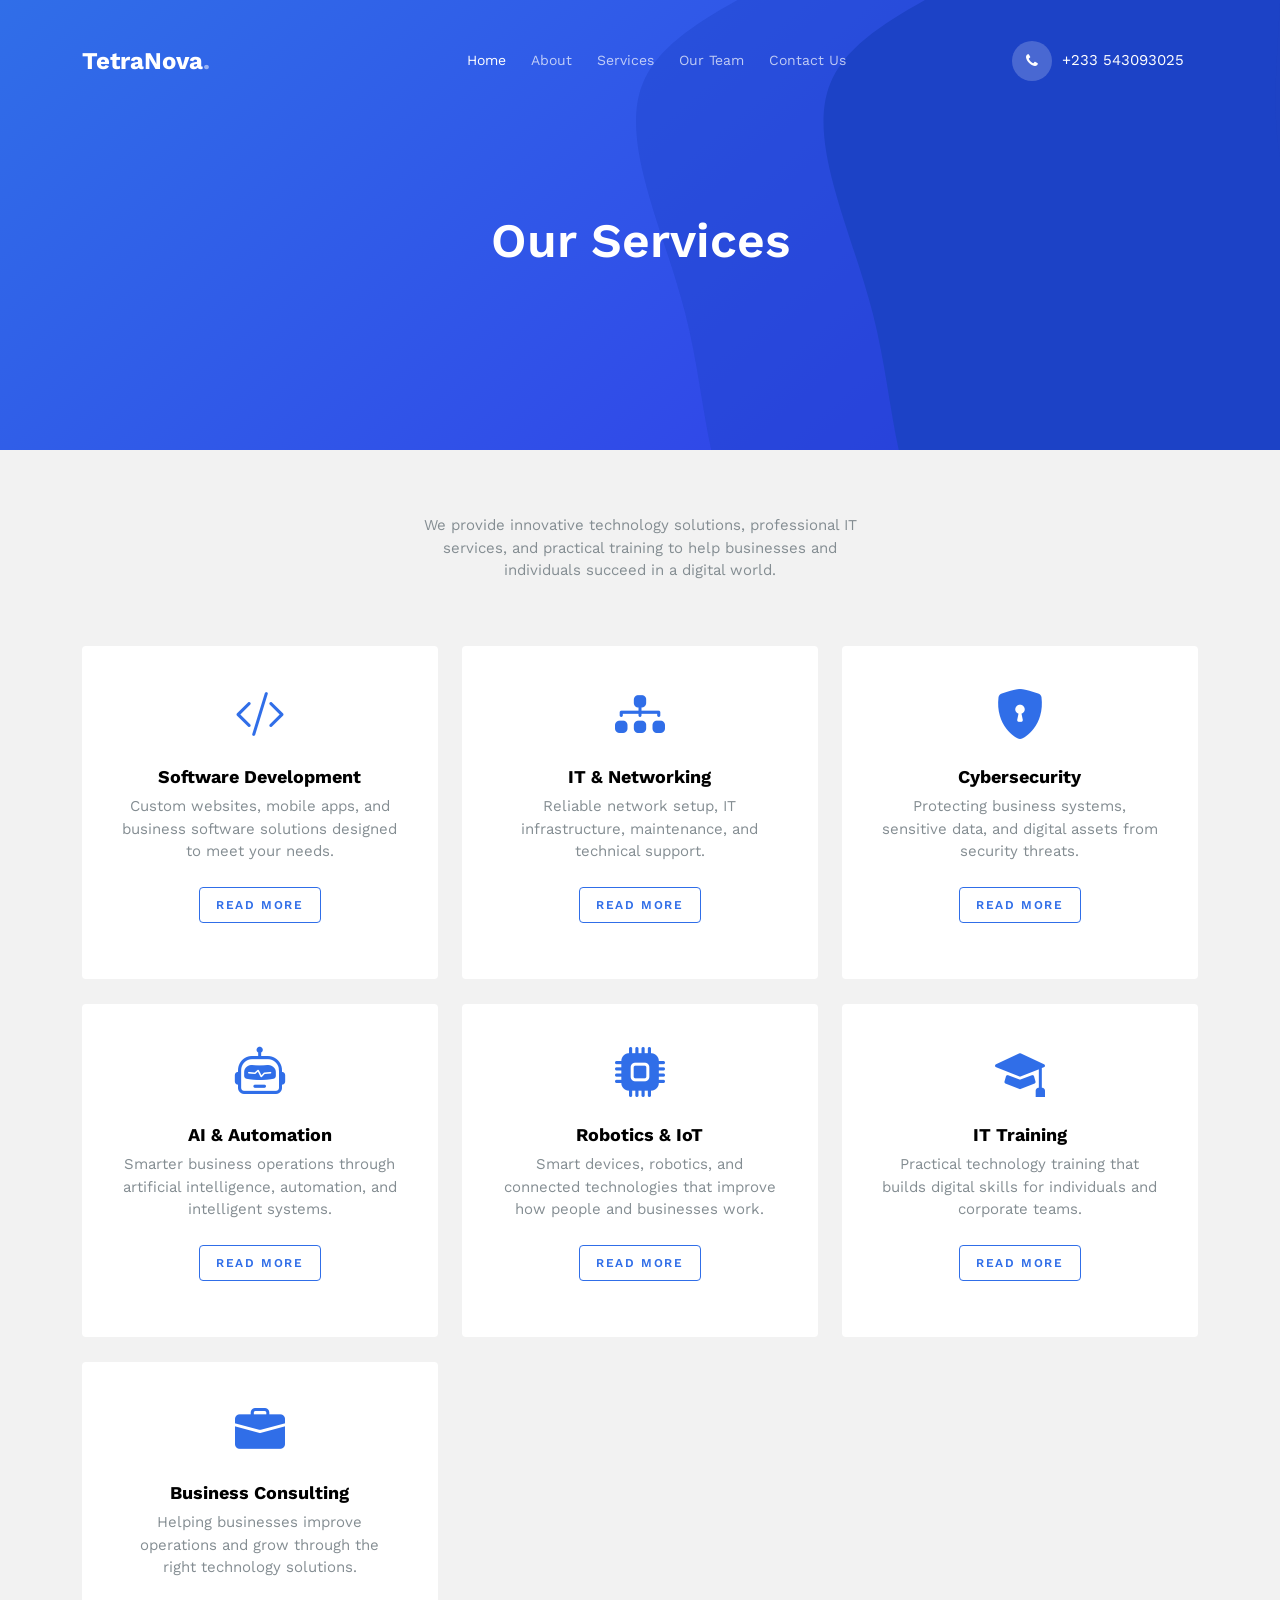
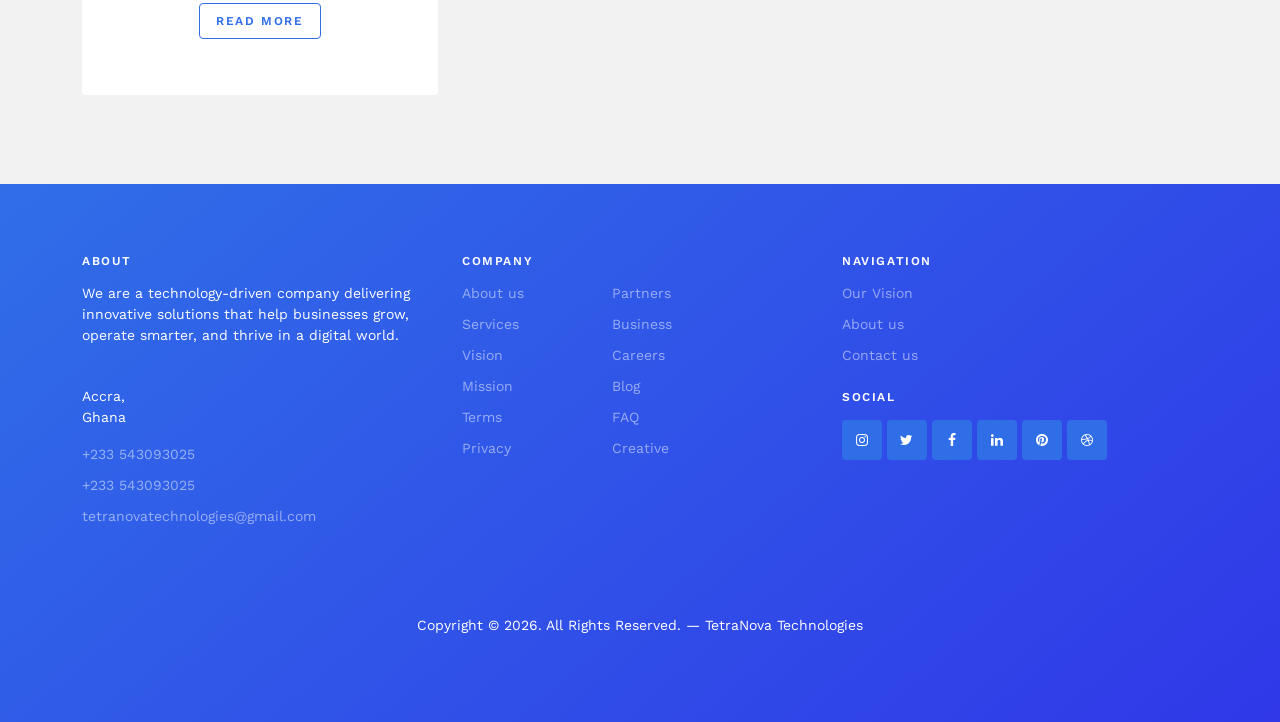
<file: services.html>
<!-- /*
* Template Name: Financing
* Template Author: Untree.co
* Template URI: https://untree.co/
* License: https://creativecommons.org/licenses/by/3.0/
*/ -->
<!doctype html>
<html lang="en">

<head>
	<meta charset="utf-8">
	<meta name="viewport" content="width=device-width, initial-scale=1">
	<meta name="author" content="Untree.co">
	<link rel="shortcut icon" href="favicon.png">

	<meta name="description" content="" />
	<meta name="keywords" content="bootstrap, bootstrap5" />

	<link rel="preconnect" href="https://fonts.googleapis.com">
	<link rel="preconnect" href="https://fonts.gstatic.com" crossorigin>
	<link href="https://fonts.googleapis.com/css2?family=Work+Sans:wght@400;600;700&display=swap" rel="stylesheet">


	<link rel="stylesheet" href="fonts/icomoon/style.css">
	<link rel="stylesheet" href="fonts/flaticon/font/flaticon.css">

	<link rel="stylesheet" href="https://cdn.jsdelivr.net/npm/bootstrap-icons@1.8.1/font/bootstrap-icons.css">

	<link rel="stylesheet" href="css/tiny-slider.css">
	<link rel="stylesheet" href="css/aos.css">
	<link rel="stylesheet" href="css/glightbox.min.css">
	<link rel="stylesheet" href="css/style.css">

	<link rel="stylesheet" href="css/flatpickr.min.css">


	<title>TetraNova Technologies</title>
</head>

<body>

	<div class="site-mobile-menu site-navbar-target">
		<div class="site-mobile-menu-header">
			<div class="site-mobile-menu-close">
				<span class="icofont-close js-menu-toggle"></span>
			</div>
		</div>
		<div class="site-mobile-menu-body"></div>
	</div>

	<nav class="site-nav">
		<div class="container">
			<div class="menu-bg-wrap">
				<div class="site-navigation">
					<div class="row g-0 align-items-center">
						<div class="col-2">
							<a href="index.html" class="logo m-0 float-start">TetraNova<span
									class="text-primary">.</span></a>
						</div>
						<div class="col-8 text-center ">
							<ul class="js-clone-nav d-none d-lg-inline-block text-start site-menu mx-auto">
								<li class="active"><a href="index.html">Home</a></li>
								<li><a href="about.html">About</a></li>
								<li><a href="services.html">Services</a></li>
								<li><a href="team.html">Our Team</a></li>
								<li><a href="contact.html">Contact Us</a></li>
							</ul>
						</div>
						<div class="col-2 text-end">
							<a href="#"
								class="burger ms-auto float-end site-menu-toggle js-menu-toggle d-inline-block d-lg-none light">
								<span></span>
							</a>

							<a href="#" class="call-us d-flex align-items-center">
								<span class="icon-phone"></span>
								<span>+233 543093025</span>
							</a>
						</div>
					</div>
				</div>
			</div>
		</div>
	</nav>

	<div class="hero overlay inner-page">
		<img src="images/blob.svg" alt="" class="img-fluid blob">
		<div class="container">
			<div class="row align-items-center justify-content-center text-center pt-5">
				<div class="col-lg-6">
					<h1 class="heading text-white mb-3" data-aos="fade-up">Our Services</h1>
				</div>
			</div>
		</div>
	</div>

	<div class="section sec-services">
		<div class="container">

			<div class="row mb-5">
				<div class="col-lg-5 mx-auto text-center" data-aos="fade-up">
					<p>We provide innovative technology solutions, professional IT services, and practical training to
						help
						businesses and individuals succeed in a digital world.</p>
				</div>
			</div>

			<div class="row">

				<!-- Software Development -->
				<div class="col-12 col-sm-6 col-md-6 col-lg-4" data-aos="fade-up">
					<div class="service text-center">
						<span class="bi bi-code-slash"></span>
						<div>
							<h3>Software Development</h3>
							<p class="mb-4">Custom websites, mobile apps, and business software solutions designed to
								meet
								your needs.</p>
							<p><a href="#" class="btn btn-outline-primary py-2 px-3">Read more</a></p>
						</div>
					</div>
				</div>

				<!-- IT & Networking -->
				<div class="col-12 col-sm-6 col-md-6 col-lg-4" data-aos="fade-up" data-aos-delay="100">
					<div class="service text-center">
						<span class="bi bi-diagram-3-fill"></span>
						<div>
							<h3>IT & Networking</h3>
							<p class="mb-4">Reliable network setup, IT infrastructure, maintenance, and technical
								support.
							</p>
							<p><a href="#" class="btn btn-outline-primary py-2 px-3">Read more</a></p>
						</div>
					</div>
				</div>

				<!-- Cybersecurity -->
				<div class="col-12 col-sm-6 col-md-6 col-lg-4" data-aos="fade-up" data-aos-delay="200">
					<div class="service text-center">
						<span class="bi bi-shield-lock-fill"></span>
						<div>
							<h3>Cybersecurity</h3>
							<p class="mb-4">Protecting business systems, sensitive data, and digital assets from
								security
								threats.</p>
							<p><a href="#" class="btn btn-outline-primary py-2 px-3">Read more</a></p>
						</div>
					</div>
				</div>

				<!-- AI & Automation -->
				<div class="col-12 col-sm-6 col-md-6 col-lg-4" data-aos="fade-up" data-aos-delay="100">
					<div class="service text-center">
						<span class="bi bi-robot"></span>
						<div>
							<h3>AI & Automation</h3>
							<p class="mb-4">Smarter business operations through artificial intelligence, automation, and
								intelligent systems.</p>
							<p><a href="#" class="btn btn-outline-primary py-2 px-3">Read more</a></p>
						</div>
					</div>
				</div>

				<!-- Robotics & IoT -->
				<div class="col-12 col-sm-6 col-md-6 col-lg-4" data-aos="fade-up" data-aos-delay="200">
					<div class="service text-center">
						<span class="bi bi-cpu-fill"></span>
						<div>
							<h3>Robotics & IoT</h3>
							<p class="mb-4">Smart devices, robotics, and connected technologies that improve how people
								and
								businesses work.</p>
							<p><a href="#" class="btn btn-outline-primary py-2 px-3">Read more</a></p>
						</div>
					</div>
				</div>

				<!-- IT Training -->
				<div class="col-12 col-sm-6 col-md-6 col-lg-4" data-aos="fade-up" data-aos-delay="300">
					<div class="service text-center">
						<span class="bi bi-mortarboard-fill"></span>
						<div>
							<h3>IT Training</h3>
							<p class="mb-4">Practical technology training that builds digital skills for individuals and
								corporate teams.</p>
							<p><a href="#" class="btn btn-outline-primary py-2 px-3">Read more</a></p>
						</div>
					</div>
				</div>

				<!-- Business Consulting -->
				<div class="col-12 col-sm-6 col-md-6 col-lg-4" data-aos="fade-up" data-aos-delay="400">
					<div class="service text-center">
						<span class="bi bi-briefcase-fill"></span>
						<div>
							<h3>Business Consulting</h3>
							<p class="mb-4">Helping businesses improve operations and grow through the right technology
								solutions.</p>
							<p><a href="#" class="btn btn-outline-primary py-2 px-3">Read more</a></p>
						</div>
					</div>
				</div>

			</div>
		</div>
	</div>

	<div class="site-footer">
		<div class="container">
			<div class="row">
				<div class="col-lg-4">
					<div class="widget">
						<h3>About</h3>
						<p>We are a technology-driven company delivering innovative solutions that help businesses grow,
							operate smarter, and
							thrive in a digital world.</p>
					</div> <!-- /.widget -->
					<div class="widget">
						<address>Accra, <br> Ghana</address>
						<ul class="list-unstyled links">
							<li><a href="tel://11234567890">+233 543093025</a></li>
							<li><a href="tel://11234567890">+233 543093025</a></li>
							<li><a href="mailto:info@mydomain.com">tetranovatechnologies@gmail.com</a></li>
						</ul>
					</div> <!-- /.widget -->
				</div> <!-- /.col-lg-4 -->
				<div class="col-lg-4">
					<div class="widget">
						<h3>Company</h3>
						<ul class="list-unstyled float-start links">
							<li><a href="#">About us</a></li>
							<li><a href="#">Services</a></li>
							<li><a href="#">Vision</a></li>
							<li><a href="#">Mission</a></li>
							<li><a href="#">Terms</a></li>
							<li><a href="#">Privacy</a></li>
						</ul>
						<ul class="list-unstyled float-start links">
							<li><a href="#">Partners</a></li>
							<li><a href="#">Business</a></li>
							<li><a href="#">Careers</a></li>
							<li><a href="#">Blog</a></li>
							<li><a href="#">FAQ</a></li>
							<li><a href="#">Creative</a></li>
						</ul>
					</div> <!-- /.widget -->
				</div> <!-- /.col-lg-4 -->
				<div class="col-lg-4">
					<div class="widget">
						<h3>Navigation</h3>
						<ul class="list-unstyled links mb-4">
							<li><a href="#">Our Vision</a></li>
							<li><a href="#">About us</a></li>
							<li><a href="#">Contact us</a></li>
						</ul>

						<h3>Social</h3>
						<ul class="list-unstyled social">
							<li><a href="#"><span class="icon-instagram"></span></a></li>
							<li><a href="#"><span class="icon-twitter"></span></a></li>
							<li><a href="#"><span class="icon-facebook"></span></a></li>
							<li><a href="#"><span class="icon-linkedin"></span></a></li>
							<li><a href="#"><span class="icon-pinterest"></span></a></li>
							<li><a href="#"><span class="icon-dribbble"></span></a></li>
						</ul>
					</div> <!-- /.widget -->
				</div> <!-- /.col-lg-4 -->
			</div> <!-- /.row -->

			<div class="row mt-5">
				<div class="col-12 text-center">


					<p>Copyright &copy;
						<script>document.write(new Date().getFullYear());</script>. All Rights Reserved. &mdash;
						TetraNova Technologies
						<!-- License information: https://untree.co/license/ -->
					</p>
				</div>
			</div>
		</div> <!-- /.container -->
	</div> <!-- /.site-footer -->

	<!-- Preloader -->
	<div id="overlayer"></div>
	<div class="loader">
		<div class="spinner-border text-primary" role="status">
			<span class="visually-hidden">Loading...</span>
		</div>
	</div>


	<script src="js/bootstrap.bundle.min.js"></script>
	<script src="js/tiny-slider.js"></script>

	<script src="js/flatpickr.min.js"></script>


	<script src="js/aos.js"></script>
	<script src="js/glightbox.min.js"></script>
	<script src="js/navbar.js"></script>
	<script src="js/counter.js"></script>
	<script src="js/custom.js"></script>
</body>

</html>
</file>
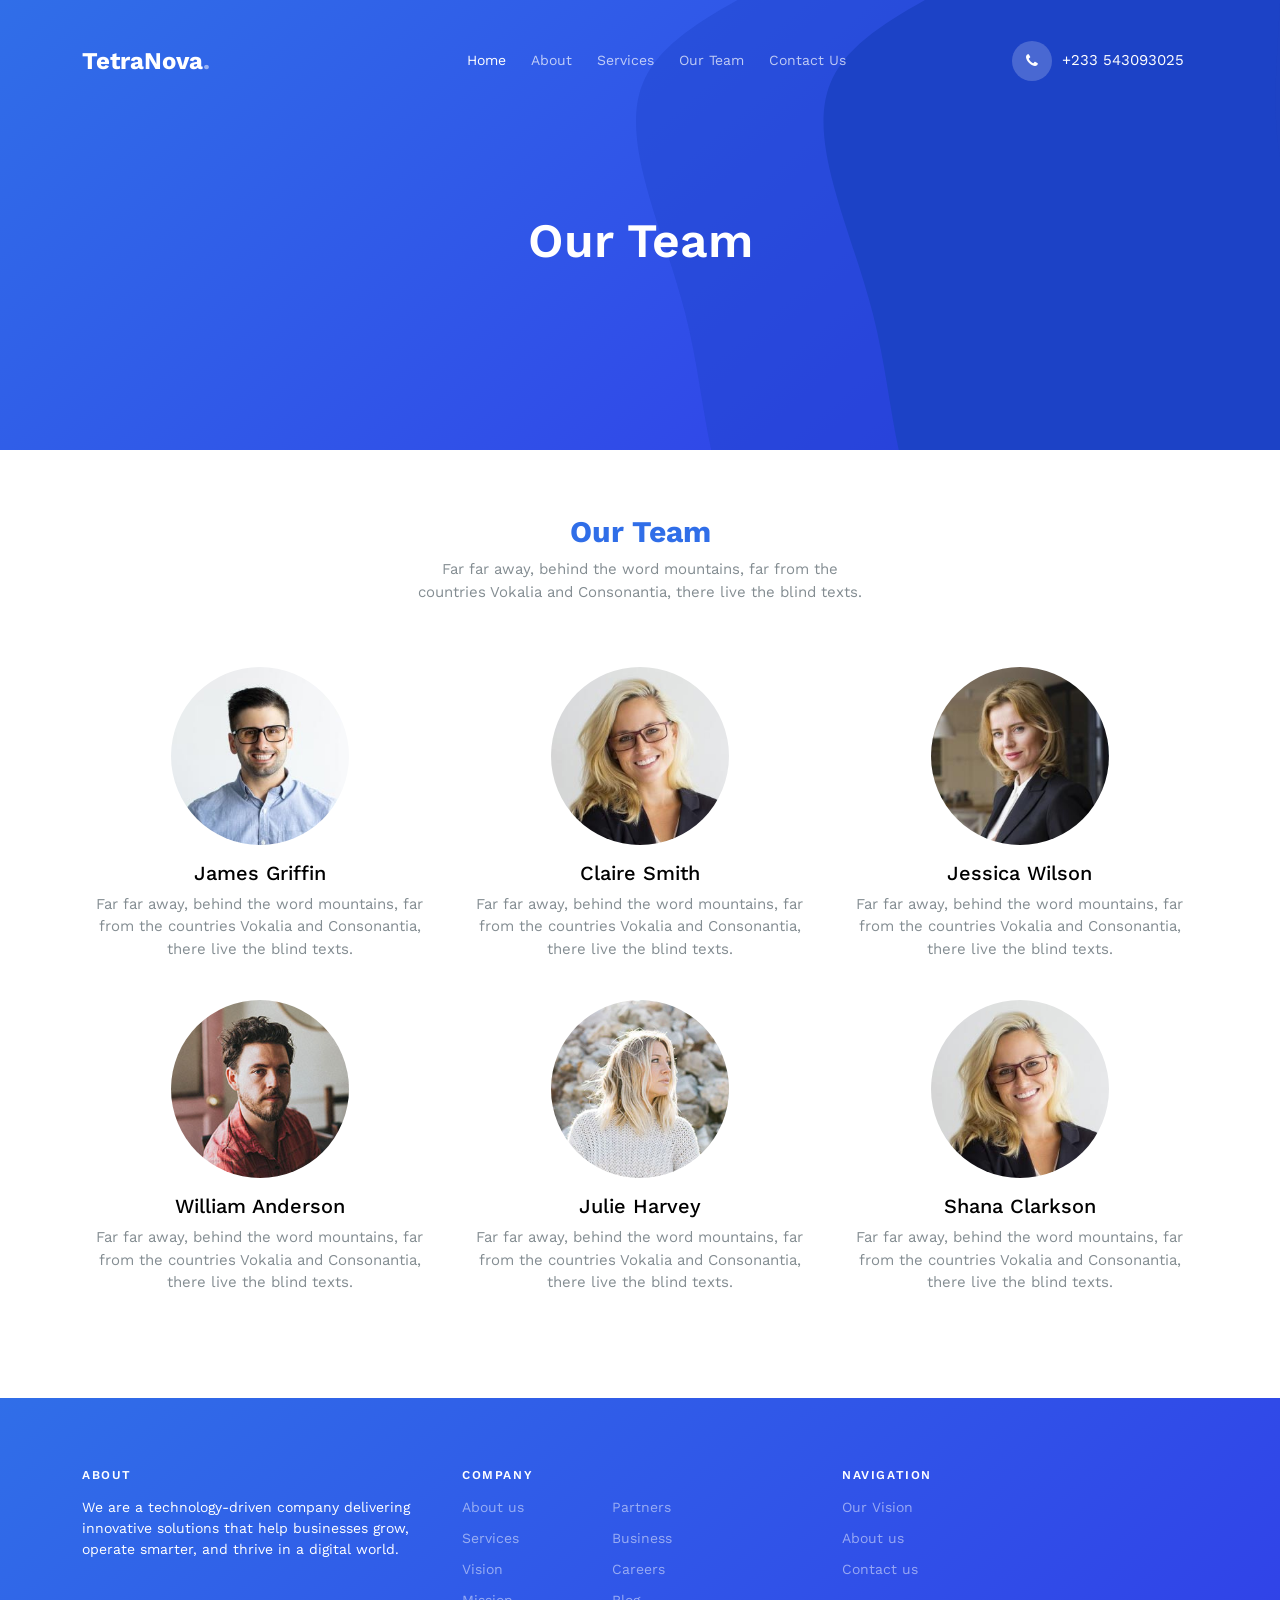
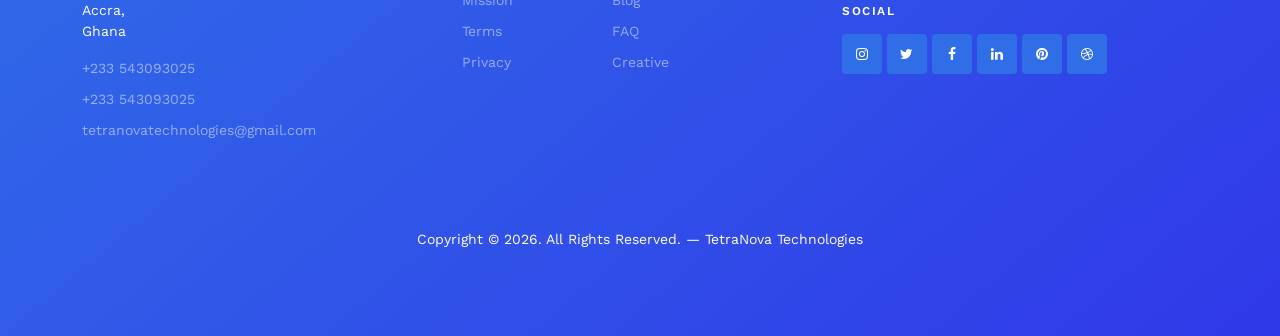
<file: team.html>
<!-- /*
* Template Name: Financing
* Template Author: Untree.co
* Template URI: https://untree.co/
* License: https://creativecommons.org/licenses/by/3.0/
*/ -->
<!doctype html>
<html lang="en">

<head>
    <meta charset="utf-8">
    <meta name="viewport" content="width=device-width, initial-scale=1">
    <meta name="author" content="Untree.co">
    <link rel="shortcut icon" href="favicon.png">

    <meta name="description" content="" />
    <meta name="keywords" content="bootstrap, bootstrap5" />

    <link rel="preconnect" href="https://fonts.googleapis.com">
    <link rel="preconnect" href="https://fonts.gstatic.com" crossorigin>
    <link href="https://fonts.googleapis.com/css2?family=Work+Sans:wght@400;600;700&display=swap" rel="stylesheet">


    <link rel="stylesheet" href="fonts/icomoon/style.css">
    <link rel="stylesheet" href="fonts/flaticon/font/flaticon.css">

    <link rel="stylesheet" href="https://cdn.jsdelivr.net/npm/bootstrap-icons@1.8.1/font/bootstrap-icons.css">

    <link rel="stylesheet" href="css/tiny-slider.css">
    <link rel="stylesheet" href="css/aos.css">
    <link rel="stylesheet" href="css/glightbox.min.css">
    <link rel="stylesheet" href="css/style.css">

    <link rel="stylesheet" href="css/flatpickr.min.css">


    <title>TetraNova Technologies</title>
</head>

<body>

    <div class="site-mobile-menu site-navbar-target">
        <div class="site-mobile-menu-header">
            <div class="site-mobile-menu-close">
                <span class="icofont-close js-menu-toggle"></span>
            </div>
        </div>
        <div class="site-mobile-menu-body"></div>
    </div>

    <nav class="site-nav">
        <div class="container">
            <div class="menu-bg-wrap">
                <div class="site-navigation">
                    <div class="row g-0 align-items-center">
                        <div class="col-2">
                            <a href="index.html" class="logo m-0 float-start">TetraNova<span
                                    class="text-primary">.</span></a>
                        </div>
                        <div class="col-8 text-center ">
                            <ul class="js-clone-nav d-none d-lg-inline-block text-start site-menu mx-auto">
                                <li class="active"><a href="index.html">Home</a></li>
                                <li><a href="about.html">About</a></li>
                                <li><a href="services.html">Services</a></li>
                                <li><a href="team.html">Our Team</a></li>
                                <li><a href="contact.html">Contact Us</a></li>
                            </ul>
                        </div>
                        <div class="col-2 text-end">
                            <a href="#"
                                class="burger ms-auto float-end site-menu-toggle js-menu-toggle d-inline-block d-lg-none light">
                                <span></span>
                            </a>

                            <a href="#" class="call-us d-flex align-items-center">
                                <span class="icon-phone"></span>
                                <span>+233 543093025</span>
                            </a>
                        </div>
                    </div>
                </div>
            </div>
        </div>
    </nav>


    <div class="hero overlay inner-page">
        <img src="images/blob.svg" alt="" class="img-fluid blob">
        <div class="container">
            <div class="row align-items-center justify-content-center text-center pt-5">
                <div class="col-lg-6">
                    <h1 class="heading text-white mb-3" data-aos="fade-up">Our Team</h1>
                </div>
            </div>
        </div>
    </div>

    <div class="section">
        <div class="container">

            <div class="row mb-5">
                <div class="col-lg-5 mx-auto text-center" data-aos="fade-up">
                    <h2 class="heading text-primary">Our Team</h2>
                    <p>Far far away, behind the word mountains, far from the countries Vokalia and Consonantia, there
                        live the blind texts. </p>
                </div>
            </div>

            <div class="row">
                <div class="col-lg-4 mb-4 text-center" data-aos="fade-up" data-aos-delay="0">
                    <img src="images/person_1.jpg" alt="Image" class="img-fluid w-50 rounded-circle mb-3">
                    <h5 class="text-black">James Griffin</h5>
                    <p>Far far away, behind the word mountains, far from the countries Vokalia and Consonantia, there
                        live the blind texts. </p>
                </div>
                <div class="col-lg-4 mb-4 text-center" data-aos="fade-up" data-aos-delay="100">
                    <img src="images/person_2.jpg" alt="Image" class="img-fluid w-50 rounded-circle mb-3">
                    <h5 class="text-black">Claire Smith</h5>
                    <p>Far far away, behind the word mountains, far from the countries Vokalia and Consonantia, there
                        live the blind texts. </p>
                </div>
                <div class="col-lg-4 mb-4 text-center" data-aos="fade-up" data-aos-delay="200">
                    <img src="images/person_3.jpg" alt="Image" class="img-fluid w-50 rounded-circle mb-3">
                    <h5 class="text-black">Jessica Wilson</h5>
                    <p>Far far away, behind the word mountains, far from the countries Vokalia and Consonantia, there
                        live the blind texts. </p>
                </div>

                <div class="col-lg-4 mb-4 text-center" data-aos="fade-up" data-aos-delay="0">
                    <img src="images/person_4.jpg" alt="Image" class="img-fluid w-50 rounded-circle mb-3">
                    <h5 class="text-black">William Anderson</h5>
                    <p>Far far away, behind the word mountains, far from the countries Vokalia and Consonantia, there
                        live the blind texts. </p>
                </div>
                <div class="col-lg-4 mb-4 text-center" data-aos="fade-up" data-aos-delay="100">
                    <img src="images/person_5.jpg" alt="Image" class="img-fluid w-50 rounded-circle mb-3">
                    <h5 class="text-black">Julie Harvey</h5>
                    <p>Far far away, behind the word mountains, far from the countries Vokalia and Consonantia, there
                        live the blind texts. </p>
                </div>
                <div class="col-lg-4 mb-4 text-center" data-aos="fade-up" data-aos-delay="200">
                    <img src="images/person_2.jpg" alt="Image" class="img-fluid w-50 rounded-circle mb-3">
                    <h5 class="text-black">Shana Clarkson</h5>
                    <p>Far far away, behind the word mountains, far from the countries Vokalia and Consonantia, there
                        live the blind texts. </p>
                </div>
            </div>

        </div>
    </div>

    <div class="site-footer">
        <div class="container">
            <div class="row">
                <div class="col-lg-4">
                    <div class="widget">
                        <h3>About</h3>
                        <p>We are a technology-driven company delivering innovative solutions that help businesses grow,
                            operate smarter, and
                            thrive in a digital world.</p>
                    </div> <!-- /.widget -->
                    <div class="widget">
                        <address>Accra, <br> Ghana</address>
                        <ul class="list-unstyled links">
                            <li><a href="tel://11234567890">+233 543093025</a></li>
                            <li><a href="tel://11234567890">+233 543093025</a></li>
                            <li><a href="mailto:info@mydomain.com">tetranovatechnologies@gmail.com</a></li>
                        </ul>
                    </div> <!-- /.widget -->
                </div> <!-- /.col-lg-4 -->
                <div class="col-lg-4">
                    <div class="widget">
                        <h3>Company</h3>
                        <ul class="list-unstyled float-start links">
                            <li><a href="#">About us</a></li>
                            <li><a href="#">Services</a></li>
                            <li><a href="#">Vision</a></li>
                            <li><a href="#">Mission</a></li>
                            <li><a href="#">Terms</a></li>
                            <li><a href="#">Privacy</a></li>
                        </ul>
                        <ul class="list-unstyled float-start links">
                            <li><a href="#">Partners</a></li>
                            <li><a href="#">Business</a></li>
                            <li><a href="#">Careers</a></li>
                            <li><a href="#">Blog</a></li>
                            <li><a href="#">FAQ</a></li>
                            <li><a href="#">Creative</a></li>
                        </ul>
                    </div> <!-- /.widget -->
                </div> <!-- /.col-lg-4 -->
                <div class="col-lg-4">
                    <div class="widget">
                        <h3>Navigation</h3>
                        <ul class="list-unstyled links mb-4">
                            <li><a href="#">Our Vision</a></li>
                            <li><a href="#">About us</a></li>
                            <li><a href="#">Contact us</a></li>
                        </ul>

                        <h3>Social</h3>
                        <ul class="list-unstyled social">
                            <li><a href="#"><span class="icon-instagram"></span></a></li>
                            <li><a href="#"><span class="icon-twitter"></span></a></li>
                            <li><a href="#"><span class="icon-facebook"></span></a></li>
                            <li><a href="#"><span class="icon-linkedin"></span></a></li>
                            <li><a href="#"><span class="icon-pinterest"></span></a></li>
                            <li><a href="#"><span class="icon-dribbble"></span></a></li>
                        </ul>
                    </div> <!-- /.widget -->
                </div> <!-- /.col-lg-4 -->
            </div> <!-- /.row -->

            <div class="row mt-5">
                <div class="col-12 text-center">


                    <p>Copyright &copy;
                        <script>document.write(new Date().getFullYear());</script>. All Rights Reserved. &mdash;
                        TetraNova Technologies
                        <!-- License information: https://untree.co/license/ -->
                    </p>
                </div>
            </div>
        </div> <!-- /.container -->
    </div> <!-- /.site-footer -->

    <!-- Preloader -->
    <div id="overlayer"></div>
    <div class="loader">
        <div class="spinner-border text-primary" role="status">
            <span class="visually-hidden">Loading...</span>
        </div>
    </div>


    <script src="js/bootstrap.bundle.min.js"></script>
    <script src="js/tiny-slider.js"></script>

    <script src="js/flatpickr.min.js"></script>


    <script src="js/aos.js"></script>
    <script src="js/glightbox.min.js"></script>
    <script src="js/navbar.js"></script>
    <script src="js/counter.js"></script>
    <script src="js/custom.js"></script>
</body>

</html>
</file>
<file: fonts/icomoon/style.css>
@font-face {
  font-family: 'icomoon';
  src:  url('fonts/icomoon.eot?10si43');
  src:  url('fonts/icomoon.eot?10si43#iefix') format('embedded-opentype'),
    url('fonts/icomoon.ttf?10si43') format('truetype'),
    url('fonts/icomoon.woff?10si43') format('woff'),
    url('fonts/icomoon.svg?10si43#icomoon') format('svg');
  font-weight: normal;
  font-style: normal;
}

[class^="icon-"], [class*=" icon-"] {
  /* use !important to prevent issues with browser extensions that change fonts */
  font-family: 'icomoon' !important;
  speak: none;
  font-style: normal;
  font-weight: normal;
  font-variant: normal;
  text-transform: none;
  line-height: 1;

  /* Better Font Rendering =========== */
  -webkit-font-smoothing: antialiased;
  -moz-osx-font-smoothing: grayscale;
}

.icon-asterisk:before {
  content: "\f069";
}
.icon-plus:before {
  content: "\f067";
}
.icon-question:before {
  content: "\f128";
}
.icon-minus:before {
  content: "\f068";
}
.icon-glass:before {
  content: "\f000";
}
.icon-music:before {
  content: "\f001";
}
.icon-search:before {
  content: "\f002";
}
.icon-envelope-o:before {
  content: "\f003";
}
.icon-heart:before {
  content: "\f004";
}
.icon-star:before {
  content: "\f005";
}
.icon-star-o:before {
  content: "\f006";
}
.icon-user:before {
  content: "\f007";
}
.icon-film:before {
  content: "\f008";
}
.icon-th-large:before {
  content: "\f009";
}
.icon-th:before {
  content: "\f00a";
}
.icon-th-list:before {
  content: "\f00b";
}
.icon-check:before {
  content: "\f00c";
}
.icon-close:before {
  content: "\f00d";
}
.icon-remove:before {
  content: "\f00d";
}
.icon-times:before {
  content: "\f00d";
}
.icon-search-plus:before {
  content: "\f00e";
}
.icon-search-minus:before {
  content: "\f010";
}
.icon-power-off:before {
  content: "\f011";
}
.icon-signal:before {
  content: "\f012";
}
.icon-cog:before {
  content: "\f013";
}
.icon-gear:before {
  content: "\f013";
}
.icon-trash-o:before {
  content: "\f014";
}
.icon-home:before {
  content: "\f015";
}
.icon-file-o:before {
  content: "\f016";
}
.icon-clock-o:before {
  content: "\f017";
}
.icon-road:before {
  content: "\f018";
}
.icon-download:before {
  content: "\f019";
}
.icon-arrow-circle-o-down:before {
  content: "\f01a";
}
.icon-arrow-circle-o-up:before {
  content: "\f01b";
}
.icon-inbox:before {
  content: "\f01c";
}
.icon-play-circle-o:before {
  content: "\f01d";
}
.icon-repeat:before {
  content: "\f01e";
}
.icon-rotate-right:before {
  content: "\f01e";
}
.icon-refresh:before {
  content: "\f021";
}
.icon-list-alt:before {
  content: "\f022";
}
.icon-lock:before {
  content: "\f023";
}
.icon-flag:before {
  content: "\f024";
}
.icon-headphones:before {
  content: "\f025";
}
.icon-volume-off:before {
  content: "\f026";
}
.icon-volume-down:before {
  content: "\f027";
}
.icon-volume-up:before {
  content: "\f028";
}
.icon-qrcode:before {
  content: "\f029";
}
.icon-barcode:before {
  content: "\f02a";
}
.icon-tag:before {
  content: "\f02b";
}
.icon-tags:before {
  content: "\f02c";
}
.icon-book:before {
  content: "\f02d";
}
.icon-bookmark:before {
  content: "\f02e";
}
.icon-print:before {
  content: "\f02f";
}
.icon-camera:before {
  content: "\f030";
}
.icon-font:before {
  content: "\f031";
}
.icon-bold:before {
  content: "\f032";
}
.icon-italic:before {
  content: "\f033";
}
.icon-text-height:before {
  content: "\f034";
}
.icon-text-width:before {
  content: "\f035";
}
.icon-align-left:before {
  content: "\f036";
}
.icon-align-center:before {
  content: "\f037";
}
.icon-align-right:before {
  content: "\f038";
}
.icon-align-justify:before {
  content: "\f039";
}
.icon-list:before {
  content: "\f03a";
}
.icon-dedent:before {
  content: "\f03b";
}
.icon-outdent:before {
  content: "\f03b";
}
.icon-indent:before {
  content: "\f03c";
}
.icon-video-camera:before {
  content: "\f03d";
}
.icon-image:before {
  content: "\f03e";
}
.icon-photo:before {
  content: "\f03e";
}
.icon-picture-o:before {
  content: "\f03e";
}
.icon-pencil:before {
  content: "\f040";
}
.icon-map-marker:before {
  content: "\f041";
}
.icon-adjust:before {
  content: "\f042";
}
.icon-tint:before {
  content: "\f043";
}
.icon-edit:before {
  content: "\f044";
}
.icon-pencil-square-o:before {
  content: "\f044";
}
.icon-share-square-o:before {
  content: "\f045";
}
.icon-check-square-o:before {
  content: "\f046";
}
.icon-arrows:before {
  content: "\f047";
}
.icon-step-backward:before {
  content: "\f048";
}
.icon-fast-backward:before {
  content: "\f049";
}
.icon-backward:before {
  content: "\f04a";
}
.icon-play:before {
  content: "\f04b";
}
.icon-pause:before {
  content: "\f04c";
}
.icon-stop:before {
  content: "\f04d";
}
.icon-forward:before {
  content: "\f04e";
}
.icon-fast-forward:before {
  content: "\f050";
}
.icon-step-forward:before {
  content: "\f051";
}
.icon-eject:before {
  content: "\f052";
}
.icon-chevron-left:before {
  content: "\f053";
}
.icon-chevron-right:before {
  content: "\f054";
}
.icon-plus-circle:before {
  content: "\f055";
}
.icon-minus-circle:before {
  content: "\f056";
}
.icon-times-circle:before {
  content: "\f057";
}
.icon-check-circle:before {
  content: "\f058";
}
.icon-question-circle:before {
  content: "\f059";
}
.icon-info-circle:before {
  content: "\f05a";
}
.icon-crosshairs:before {
  content: "\f05b";
}
.icon-times-circle-o:before {
  content: "\f05c";
}
.icon-check-circle-o:before {
  content: "\f05d";
}
.icon-ban:before {
  content: "\f05e";
}
.icon-arrow-left:before {
  content: "\f060";
}
.icon-arrow-right:before {
  content: "\f061";
}
.icon-arrow-up:before {
  content: "\f062";
}
.icon-arrow-down:before {
  content: "\f063";
}
.icon-mail-forward:before {
  content: "\f064";
}
.icon-share:before {
  content: "\f064";
}
.icon-expand:before {
  content: "\f065";
}
.icon-compress:before {
  content: "\f066";
}
.icon-exclamation-circle:before {
  content: "\f06a";
}
.icon-gift:before {
  content: "\f06b";
}
.icon-leaf:before {
  content: "\f06c";
}
.icon-fire:before {
  content: "\f06d";
}
.icon-eye:before {
  content: "\f06e";
}
.icon-eye-slash:before {
  content: "\f070";
}
.icon-exclamation-triangle:before {
  content: "\f071";
}
.icon-warning:before {
  content: "\f071";
}
.icon-plane:before {
  content: "\f072";
}
.icon-calendar:before {
  content: "\f073";
}
.icon-random:before {
  content: "\f074";
}
.icon-comment:before {
  content: "\f075";
}
.icon-magnet:before {
  content: "\f076";
}
.icon-chevron-up:before {
  content: "\f077";
}
.icon-chevron-down:before {
  content: "\f078";
}
.icon-retweet:before {
  content: "\f079";
}
.icon-shopping-cart:before {
  content: "\f07a";
}
.icon-folder:before {
  content: "\f07b";
}
.icon-folder-open:before {
  content: "\f07c";
}
.icon-arrows-v:before {
  content: "\f07d";
}
.icon-arrows-h:before {
  content: "\f07e";
}
.icon-bar-chart:before {
  content: "\f080";
}
.icon-bar-chart-o:before {
  content: "\f080";
}
.icon-twitter-square:before {
  content: "\f081";
}
.icon-facebook-square:before {
  content: "\f082";
}
.icon-camera-retro:before {
  content: "\f083";
}
.icon-key:before {
  content: "\f084";
}
.icon-cogs:before {
  content: "\f085";
}
.icon-gears:before {
  content: "\f085";
}
.icon-comments:before {
  content: "\f086";
}
.icon-thumbs-o-up:before {
  content: "\f087";
}
.icon-thumbs-o-down:before {
  content: "\f088";
}
.icon-star-half:before {
  content: "\f089";
}
.icon-heart-o:before {
  content: "\f08a";
}
.icon-sign-out:before {
  content: "\f08b";
}
.icon-linkedin-square:before {
  content: "\f08c";
}
.icon-thumb-tack:before {
  content: "\f08d";
}
.icon-external-link:before {
  content: "\f08e";
}
.icon-sign-in:before {
  content: "\f090";
}
.icon-trophy:before {
  content: "\f091";
}
.icon-github-square:before {
  content: "\f092";
}
.icon-upload:before {
  content: "\f093";
}
.icon-lemon-o:before {
  content: "\f094";
}
.icon-phone:before {
  content: "\f095";
}
.icon-square-o:before {
  content: "\f096";
}
.icon-bookmark-o:before {
  content: "\f097";
}
.icon-phone-square:before {
  content: "\f098";
}
.icon-twitter:before {
  content: "\f099";
}
.icon-facebook:before {
  content: "\f09a";
}
.icon-facebook-f:before {
  content: "\f09a";
}
.icon-github:before {
  content: "\f09b";
}
.icon-unlock:before {
  content: "\f09c";
}
.icon-credit-card:before {
  content: "\f09d";
}
.icon-feed:before {
  content: "\f09e";
}
.icon-rss:before {
  content: "\f09e";
}
.icon-hdd-o:before {
  content: "\f0a0";
}
.icon-bullhorn:before {
  content: "\f0a1";
}
.icon-bell-o:before {
  content: "\f0a2";
}
.icon-certificate:before {
  content: "\f0a3";
}
.icon-hand-o-right:before {
  content: "\f0a4";
}
.icon-hand-o-left:before {
  content: "\f0a5";
}
.icon-hand-o-up:before {
  content: "\f0a6";
}
.icon-hand-o-down:before {
  content: "\f0a7";
}
.icon-arrow-circle-left:before {
  content: "\f0a8";
}
.icon-arrow-circle-right:before {
  content: "\f0a9";
}
.icon-arrow-circle-up:before {
  content: "\f0aa";
}
.icon-arrow-circle-down:before {
  content: "\f0ab";
}
.icon-globe:before {
  content: "\f0ac";
}
.icon-wrench:before {
  content: "\f0ad";
}
.icon-tasks:before {
  content: "\f0ae";
}
.icon-filter:before {
  content: "\f0b0";
}
.icon-briefcase:before {
  content: "\f0b1";
}
.icon-arrows-alt:before {
  content: "\f0b2";
}
.icon-group:before {
  content: "\f0c0";
}
.icon-users:before {
  content: "\f0c0";
}
.icon-chain:before {
  content: "\f0c1";
}
.icon-link:before {
  content: "\f0c1";
}
.icon-cloud:before {
  content: "\f0c2";
}
.icon-flask:before {
  content: "\f0c3";
}
.icon-cut:before {
  content: "\f0c4";
}
.icon-scissors:before {
  content: "\f0c4";
}
.icon-copy:before {
  content: "\f0c5";
}
.icon-files-o:before {
  content: "\f0c5";
}
.icon-paperclip:before {
  content: "\f0c6";
}
.icon-floppy-o:before {
  content: "\f0c7";
}
.icon-save:before {
  content: "\f0c7";
}
.icon-square:before {
  content: "\f0c8";
}
.icon-bars:before {
  content: "\f0c9";
}
.icon-navicon:before {
  content: "\f0c9";
}
.icon-reorder:before {
  content: "\f0c9";
}
.icon-list-ul:before {
  content: "\f0ca";
}
.icon-list-ol:before {
  content: "\f0cb";
}
.icon-strikethrough:before {
  content: "\f0cc";
}
.icon-underline:before {
  content: "\f0cd";
}
.icon-table:before {
  content: "\f0ce";
}
.icon-magic:before {
  content: "\f0d0";
}
.icon-truck:before {
  content: "\f0d1";
}
.icon-pinterest:before {
  content: "\f0d2";
}
.icon-pinterest-square:before {
  content: "\f0d3";
}
.icon-google-plus-square:before {
  content: "\f0d4";
}
.icon-google-plus:before {
  content: "\f0d5";
}
.icon-money:before {
  content: "\f0d6";
}
.icon-caret-down:before {
  content: "\f0d7";
}
.icon-caret-up:before {
  content: "\f0d8";
}
.icon-caret-left:before {
  content: "\f0d9";
}
.icon-caret-right:before {
  content: "\f0da";
}
.icon-columns:before {
  content: "\f0db";
}
.icon-sort:before {
  content: "\f0dc";
}
.icon-unsorted:before {
  content: "\f0dc";
}
.icon-sort-desc:before {
  content: "\f0dd";
}
.icon-sort-down:before {
  content: "\f0dd";
}
.icon-sort-asc:before {
  content: "\f0de";
}
.icon-sort-up:before {
  content: "\f0de";
}
.icon-envelope:before {
  content: "\f0e0";
}
.icon-linkedin:before {
  content: "\f0e1";
}
.icon-rotate-left:before {
  content: "\f0e2";
}
.icon-undo:before {
  content: "\f0e2";
}
.icon-gavel:before {
  content: "\f0e3";
}
.icon-legal:before {
  content: "\f0e3";
}
.icon-dashboard:before {
  content: "\f0e4";
}
.icon-tachometer:before {
  content: "\f0e4";
}
.icon-comment-o:before {
  content: "\f0e5";
}
.icon-comments-o:before {
  content: "\f0e6";
}
.icon-bolt:before {
  content: "\f0e7";
}
.icon-flash:before {
  content: "\f0e7";
}
.icon-sitemap:before {
  content: "\f0e8";
}
.icon-umbrella:before {
  content: "\f0e9";
}
.icon-clipboard:before {
  content: "\f0ea";
}
.icon-paste:before {
  content: "\f0ea";
}
.icon-lightbulb-o:before {
  content: "\f0eb";
}
.icon-exchange:before {
  content: "\f0ec";
}
.icon-cloud-download:before {
  content: "\f0ed";
}
.icon-cloud-upload:before {
  content: "\f0ee";
}
.icon-user-md:before {
  content: "\f0f0";
}
.icon-stethoscope:before {
  content: "\f0f1";
}
.icon-suitcase:before {
  content: "\f0f2";
}
.icon-bell:before {
  content: "\f0f3";
}
.icon-coffee:before {
  content: "\f0f4";
}
.icon-cutlery:before {
  content: "\f0f5";
}
.icon-file-text-o:before {
  content: "\f0f6";
}
.icon-building-o:before {
  content: "\f0f7";
}
.icon-hospital-o:before {
  content: "\f0f8";
}
.icon-ambulance:before {
  content: "\f0f9";
}
.icon-medkit:before {
  content: "\f0fa";
}
.icon-fighter-jet:before {
  content: "\f0fb";
}
.icon-beer:before {
  content: "\f0fc";
}
.icon-h-square:before {
  content: "\f0fd";
}
.icon-plus-square:before {
  content: "\f0fe";
}
.icon-angle-double-left:before {
  content: "\f100";
}
.icon-angle-double-right:before {
  content: "\f101";
}
.icon-angle-double-up:before {
  content: "\f102";
}
.icon-angle-double-down:before {
  content: "\f103";
}
.icon-angle-left:before {
  content: "\f104";
}
.icon-angle-right:before {
  content: "\f105";
}
.icon-angle-up:before {
  content: "\f106";
}
.icon-angle-down:before {
  content: "\f107";
}
.icon-desktop:before {
  content: "\f108";
}
.icon-laptop:before {
  content: "\f109";
}
.icon-tablet:before {
  content: "\f10a";
}
.icon-mobile:before {
  content: "\f10b";
}
.icon-mobile-phone:before {
  content: "\f10b";
}
.icon-circle-o:before {
  content: "\f10c";
}
.icon-quote-left:before {
  content: "\f10d";
}
.icon-quote-right:before {
  content: "\f10e";
}
.icon-spinner:before {
  content: "\f110";
}
.icon-circle:before {
  content: "\f111";
}
.icon-mail-reply:before {
  content: "\f112";
}
.icon-reply:before {
  content: "\f112";
}
.icon-github-alt:before {
  content: "\f113";
}
.icon-folder-o:before {
  content: "\f114";
}
.icon-folder-open-o:before {
  content: "\f115";
}
.icon-smile-o:before {
  content: "\f118";
}
.icon-frown-o:before {
  content: "\f119";
}
.icon-meh-o:before {
  content: "\f11a";
}
.icon-gamepad:before {
  content: "\f11b";
}
.icon-keyboard-o:before {
  content: "\f11c";
}
.icon-flag-o:before {
  content: "\f11d";
}
.icon-flag-checkered:before {
  content: "\f11e";
}
.icon-terminal:before {
  content: "\f120";
}
.icon-code:before {
  content: "\f121";
}
.icon-mail-reply-all:before {
  content: "\f122";
}
.icon-reply-all:before {
  content: "\f122";
}
.icon-star-half-empty:before {
  content: "\f123";
}
.icon-star-half-full:before {
  content: "\f123";
}
.icon-star-half-o:before {
  content: "\f123";
}
.icon-location-arrow:before {
  content: "\f124";
}
.icon-crop:before {
  content: "\f125";
}
.icon-code-fork:before {
  content: "\f126";
}
.icon-chain-broken:before {
  content: "\f127";
}
.icon-unlink:before {
  content: "\f127";
}
.icon-info:before {
  content: "\f129";
}
.icon-exclamation:before {
  content: "\f12a";
}
.icon-superscript:before {
  content: "\f12b";
}
.icon-subscript:before {
  content: "\f12c";
}
.icon-eraser:before {
  content: "\f12d";
}
.icon-puzzle-piece:before {
  content: "\f12e";
}
.icon-microphone:before {
  content: "\f130";
}
.icon-microphone-slash:before {
  content: "\f131";
}
.icon-shield:before {
  content: "\f132";
}
.icon-calendar-o:before {
  content: "\f133";
}
.icon-fire-extinguisher:before {
  content: "\f134";
}
.icon-rocket:before {
  content: "\f135";
}
.icon-maxcdn:before {
  content: "\f136";
}
.icon-chevron-circle-left:before {
  content: "\f137";
}
.icon-chevron-circle-right:before {
  content: "\f138";
}
.icon-chevron-circle-up:before {
  content: "\f139";
}
.icon-chevron-circle-down:before {
  content: "\f13a";
}
.icon-html5:before {
  content: "\f13b";
}
.icon-css3:before {
  content: "\f13c";
}
.icon-anchor:before {
  content: "\f13d";
}
.icon-unlock-alt:before {
  content: "\f13e";
}
.icon-bullseye:before {
  content: "\f140";
}
.icon-ellipsis-h:before {
  content: "\f141";
}
.icon-ellipsis-v:before {
  content: "\f142";
}
.icon-rss-square:before {
  content: "\f143";
}
.icon-play-circle:before {
  content: "\f144";
}
.icon-ticket:before {
  content: "\f145";
}
.icon-minus-square:before {
  content: "\f146";
}
.icon-minus-square-o:before {
  content: "\f147";
}
.icon-level-up:before {
  content: "\f148";
}
.icon-level-down:before {
  content: "\f149";
}
.icon-check-square:before {
  content: "\f14a";
}
.icon-pencil-square:before {
  content: "\f14b";
}
.icon-external-link-square:before {
  content: "\f14c";
}
.icon-share-square:before {
  content: "\f14d";
}
.icon-compass:before {
  content: "\f14e";
}
.icon-caret-square-o-down:before {
  content: "\f150";
}
.icon-toggle-down:before {
  content: "\f150";
}
.icon-caret-square-o-up:before {
  content: "\f151";
}
.icon-toggle-up:before {
  content: "\f151";
}
.icon-caret-square-o-right:before {
  content: "\f152";
}
.icon-toggle-right:before {
  content: "\f152";
}
.icon-eur:before {
  content: "\f153";
}
.icon-euro:before {
  content: "\f153";
}
.icon-gbp:before {
  content: "\f154";
}
.icon-dollar:before {
  content: "\f155";
}
.icon-usd:before {
  content: "\f155";
}
.icon-inr:before {
  content: "\f156";
}
.icon-rupee:before {
  content: "\f156";
}
.icon-cny:before {
  content: "\f157";
}
.icon-jpy:before {
  content: "\f157";
}
.icon-rmb:before {
  content: "\f157";
}
.icon-yen:before {
  content: "\f157";
}
.icon-rouble:before {
  content: "\f158";
}
.icon-rub:before {
  content: "\f158";
}
.icon-ruble:before {
  content: "\f158";
}
.icon-krw:before {
  content: "\f159";
}
.icon-won:before {
  content: "\f159";
}
.icon-bitcoin:before {
  content: "\f15a";
}
.icon-btc:before {
  content: "\f15a";
}
.icon-file:before {
  content: "\f15b";
}
.icon-file-text:before {
  content: "\f15c";
}
.icon-sort-alpha-asc:before {
  content: "\f15d";
}
.icon-sort-alpha-desc:before {
  content: "\f15e";
}
.icon-sort-amount-asc:before {
  content: "\f160";
}
.icon-sort-amount-desc:before {
  content: "\f161";
}
.icon-sort-numeric-asc:before {
  content: "\f162";
}
.icon-sort-numeric-desc:before {
  content: "\f163";
}
.icon-thumbs-up:before {
  content: "\f164";
}
.icon-thumbs-down:before {
  content: "\f165";
}
.icon-youtube-square:before {
  content: "\f166";
}
.icon-youtube:before {
  content: "\f167";
}
.icon-xing:before {
  content: "\f168";
}
.icon-xing-square:before {
  content: "\f169";
}
.icon-youtube-play:before {
  content: "\f16a";
}
.icon-dropbox:before {
  content: "\f16b";
}
.icon-stack-overflow:before {
  content: "\f16c";
}
.icon-instagram:before {
  content: "\f16d";
}
.icon-flickr:before {
  content: "\f16e";
}
.icon-adn:before {
  content: "\f170";
}
.icon-bitbucket:before {
  content: "\f171";
}
.icon-bitbucket-square:before {
  content: "\f172";
}
.icon-tumblr:before {
  content: "\f173";
}
.icon-tumblr-square:before {
  content: "\f174";
}
.icon-long-arrow-down:before {
  content: "\f175";
}
.icon-long-arrow-up:before {
  content: "\f176";
}
.icon-long-arrow-left:before {
  content: "\f177";
}
.icon-long-arrow-right:before {
  content: "\f178";
}
.icon-apple:before {
  content: "\f179";
}
.icon-windows:before {
  content: "\f17a";
}
.icon-android:before {
  content: "\f17b";
}
.icon-linux:before {
  content: "\f17c";
}
.icon-dribbble:before {
  content: "\f17d";
}
.icon-skype:before {
  content: "\f17e";
}
.icon-foursquare:before {
  content: "\f180";
}
.icon-trello:before {
  content: "\f181";
}
.icon-female:before {
  content: "\f182";
}
.icon-male:before {
  content: "\f183";
}
.icon-gittip:before {
  content: "\f184";
}
.icon-gratipay:before {
  content: "\f184";
}
.icon-sun-o:before {
  content: "\f185";
}
.icon-moon-o:before {
  content: "\f186";
}
.icon-archive:before {
  content: "\f187";
}
.icon-bug:before {
  content: "\f188";
}
.icon-vk:before {
  content: "\f189";
}
.icon-weibo:before {
  content: "\f18a";
}
.icon-renren:before {
  content: "\f18b";
}
.icon-pagelines:before {
  content: "\f18c";
}
.icon-stack-exchange:before {
  content: "\f18d";
}
.icon-arrow-circle-o-right:before {
  content: "\f18e";
}
.icon-arrow-circle-o-left:before {
  content: "\f190";
}
.icon-caret-square-o-left:before {
  content: "\f191";
}
.icon-toggle-left:before {
  content: "\f191";
}
.icon-dot-circle-o:before {
  content: "\f192";
}
.icon-wheelchair:before {
  content: "\f193";
}
.icon-vimeo-square:before {
  content: "\f194";
}
.icon-try:before {
  content: "\f195";
}
.icon-turkish-lira:before {
  content: "\f195";
}
.icon-plus-square-o:before {
  content: "\f196";
}
.icon-space-shuttle:before {
  content: "\f197";
}
.icon-slack:before {
  content: "\f198";
}
.icon-envelope-square:before {
  content: "\f199";
}
.icon-wordpress:before {
  content: "\f19a";
}
.icon-openid:before {
  content: "\f19b";
}
.icon-bank:before {
  content: "\f19c";
}
.icon-institution:before {
  content: "\f19c";
}
.icon-university:before {
  content: "\f19c";
}
.icon-graduation-cap:before {
  content: "\f19d";
}
.icon-mortar-board:before {
  content: "\f19d";
}
.icon-yahoo:before {
  content: "\f19e";
}
.icon-google:before {
  content: "\f1a0";
}
.icon-reddit:before {
  content: "\f1a1";
}
.icon-reddit-square:before {
  content: "\f1a2";
}
.icon-stumbleupon-circle:before {
  content: "\f1a3";
}
.icon-stumbleupon:before {
  content: "\f1a4";
}
.icon-delicious:before {
  content: "\f1a5";
}
.icon-digg:before {
  content: "\f1a6";
}
.icon-pied-piper-pp:before {
  content: "\f1a7";
}
.icon-pied-piper-alt:before {
  content: "\f1a8";
}
.icon-drupal:before {
  content: "\f1a9";
}
.icon-joomla:before {
  content: "\f1aa";
}
.icon-language:before {
  content: "\f1ab";
}
.icon-fax:before {
  content: "\f1ac";
}
.icon-building:before {
  content: "\f1ad";
}
.icon-child:before {
  content: "\f1ae";
}
.icon-paw:before {
  content: "\f1b0";
}
.icon-spoon:before {
  content: "\f1b1";
}
.icon-cube:before {
  content: "\f1b2";
}
.icon-cubes:before {
  content: "\f1b3";
}
.icon-behance:before {
  content: "\f1b4";
}
.icon-behance-square:before {
  content: "\f1b5";
}
.icon-steam:before {
  content: "\f1b6";
}
.icon-steam-square:before {
  content: "\f1b7";
}
.icon-recycle:before {
  content: "\f1b8";
}
.icon-automobile:before {
  content: "\f1b9";
}
.icon-car:before {
  content: "\f1b9";
}
.icon-cab:before {
  content: "\f1ba";
}
.icon-taxi:before {
  content: "\f1ba";
}
.icon-tree:before {
  content: "\f1bb";
}
.icon-spotify:before {
  content: "\f1bc";
}
.icon-deviantart:before {
  content: "\f1bd";
}
.icon-soundcloud:before {
  content: "\f1be";
}
.icon-database:before {
  content: "\f1c0";
}
.icon-file-pdf-o:before {
  content: "\f1c1";
}
.icon-file-word-o:before {
  content: "\f1c2";
}
.icon-file-excel-o:before {
  content: "\f1c3";
}
.icon-file-powerpoint-o:before {
  content: "\f1c4";
}
.icon-file-image-o:before {
  content: "\f1c5";
}
.icon-file-photo-o:before {
  content: "\f1c5";
}
.icon-file-picture-o:before {
  content: "\f1c5";
}
.icon-file-archive-o:before {
  content: "\f1c6";
}
.icon-file-zip-o:before {
  content: "\f1c6";
}
.icon-file-audio-o:before {
  content: "\f1c7";
}
.icon-file-sound-o:before {
  content: "\f1c7";
}
.icon-file-movie-o:before {
  content: "\f1c8";
}
.icon-file-video-o:before {
  content: "\f1c8";
}
.icon-file-code-o:before {
  content: "\f1c9";
}
.icon-vine:before {
  content: "\f1ca";
}
.icon-codepen:before {
  content: "\f1cb";
}
.icon-jsfiddle:before {
  content: "\f1cc";
}
.icon-life-bouy:before {
  content: "\f1cd";
}
.icon-life-buoy:before {
  content: "\f1cd";
}
.icon-life-ring:before {
  content: "\f1cd";
}
.icon-life-saver:before {
  content: "\f1cd";
}
.icon-support:before {
  content: "\f1cd";
}
.icon-circle-o-notch:before {
  content: "\f1ce";
}
.icon-ra:before {
  content: "\f1d0";
}
.icon-rebel:before {
  content: "\f1d0";
}
.icon-resistance:before {
  content: "\f1d0";
}
.icon-empire:before {
  content: "\f1d1";
}
.icon-ge:before {
  content: "\f1d1";
}
.icon-git-square:before {
  content: "\f1d2";
}
.icon-git:before {
  content: "\f1d3";
}
.icon-hacker-news:before {
  content: "\f1d4";
}
.icon-y-combinator-square:before {
  content: "\f1d4";
}
.icon-yc-square:before {
  content: "\f1d4";
}
.icon-tencent-weibo:before {
  content: "\f1d5";
}
.icon-qq:before {
  content: "\f1d6";
}
.icon-wechat:before {
  content: "\f1d7";
}
.icon-weixin:before {
  content: "\f1d7";
}
.icon-paper-plane:before {
  content: "\f1d8";
}
.icon-send:before {
  content: "\f1d8";
}
.icon-paper-plane-o:before {
  content: "\f1d9";
}
.icon-send-o:before {
  content: "\f1d9";
}
.icon-history:before {
  content: "\f1da";
}
.icon-circle-thin:before {
  content: "\f1db";
}
.icon-header:before {
  content: "\f1dc";
}
.icon-paragraph:before {
  content: "\f1dd";
}
.icon-sliders:before {
  content: "\f1de";
}
.icon-share-alt:before {
  content: "\f1e0";
}
.icon-share-alt-square:before {
  content: "\f1e1";
}
.icon-bomb:before {
  content: "\f1e2";
}
.icon-futbol-o:before {
  content: "\f1e3";
}
.icon-soccer-ball-o:before {
  content: "\f1e3";
}
.icon-tty:before {
  content: "\f1e4";
}
.icon-binoculars:before {
  content: "\f1e5";
}
.icon-plug:before {
  content: "\f1e6";
}
.icon-slideshare:before {
  content: "\f1e7";
}
.icon-twitch:before {
  content: "\f1e8";
}
.icon-yelp:before {
  content: "\f1e9";
}
.icon-newspaper-o:before {
  content: "\f1ea";
}
.icon-wifi:before {
  content: "\f1eb";
}
.icon-calculator:before {
  content: "\f1ec";
}
.icon-paypal:before {
  content: "\f1ed";
}
.icon-google-wallet:before {
  content: "\f1ee";
}
.icon-cc-visa:before {
  content: "\f1f0";
}
.icon-cc-mastercard:before {
  content: "\f1f1";
}
.icon-cc-discover:before {
  content: "\f1f2";
}
.icon-cc-amex:before {
  content: "\f1f3";
}
.icon-cc-paypal:before {
  content: "\f1f4";
}
.icon-cc-stripe:before {
  content: "\f1f5";
}
.icon-bell-slash:before {
  content: "\f1f6";
}
.icon-bell-slash-o:before {
  content: "\f1f7";
}
.icon-trash:before {
  content: "\f1f8";
}
.icon-copyright:before {
  content: "\f1f9";
}
.icon-at:before {
  content: "\f1fa";
}
.icon-eyedropper:before {
  content: "\f1fb";
}
.icon-paint-brush:before {
  content: "\f1fc";
}
.icon-birthday-cake:before {
  content: "\f1fd";
}
.icon-area-chart:before {
  content: "\f1fe";
}
.icon-pie-chart:before {
  content: "\f200";
}
.icon-line-chart:before {
  content: "\f201";
}
.icon-lastfm:before {
  content: "\f202";
}
.icon-lastfm-square:before {
  content: "\f203";
}
.icon-toggle-off:before {
  content: "\f204";
}
.icon-toggle-on:before {
  content: "\f205";
}
.icon-bicycle:before {
  content: "\f206";
}
.icon-bus:before {
  content: "\f207";
}
.icon-ioxhost:before {
  content: "\f208";
}
.icon-angellist:before {
  content: "\f209";
}
.icon-cc:before {
  content: "\f20a";
}
.icon-ils:before {
  content: "\f20b";
}
.icon-shekel:before {
  content: "\f20b";
}
.icon-sheqel:before {
  content: "\f20b";
}
.icon-meanpath:before {
  content: "\f20c";
}
.icon-buysellads:before {
  content: "\f20d";
}
.icon-connectdevelop:before {
  content: "\f20e";
}
.icon-dashcube:before {
  content: "\f210";
}
.icon-forumbee:before {
  content: "\f211";
}
.icon-leanpub:before {
  content: "\f212";
}
.icon-sellsy:before {
  content: "\f213";
}
.icon-shirtsinbulk:before {
  content: "\f214";
}
.icon-simplybuilt:before {
  content: "\f215";
}
.icon-skyatlas:before {
  content: "\f216";
}
.icon-cart-plus:before {
  content: "\f217";
}
.icon-cart-arrow-down:before {
  content: "\f218";
}
.icon-diamond:before {
  content: "\f219";
}
.icon-ship:before {
  content: "\f21a";
}
.icon-user-secret:before {
  content: "\f21b";
}
.icon-motorcycle:before {
  content: "\f21c";
}
.icon-street-view:before {
  content: "\f21d";
}
.icon-heartbeat:before {
  content: "\f21e";
}
.icon-venus:before {
  content: "\f221";
}
.icon-mars:before {
  content: "\f222";
}
.icon-mercury:before {
  content: "\f223";
}
.icon-intersex:before {
  content: "\f224";
}
.icon-transgender:before {
  content: "\f224";
}
.icon-transgender-alt:before {
  content: "\f225";
}
.icon-venus-double:before {
  content: "\f226";
}
.icon-mars-double:before {
  content: "\f227";
}
.icon-venus-mars:before {
  content: "\f228";
}
.icon-mars-stroke:before {
  content: "\f229";
}
.icon-mars-stroke-v:before {
  content: "\f22a";
}
.icon-mars-stroke-h:before {
  content: "\f22b";
}
.icon-neuter:before {
  content: "\f22c";
}
.icon-genderless:before {
  content: "\f22d";
}
.icon-facebook-official:before {
  content: "\f230";
}
.icon-pinterest-p:before {
  content: "\f231";
}
.icon-whatsapp:before {
  content: "\f232";
}
.icon-server:before {
  content: "\f233";
}
.icon-user-plus:before {
  content: "\f234";
}
.icon-user-times:before {
  content: "\f235";
}
.icon-bed:before {
  content: "\f236";
}
.icon-hotel:before {
  content: "\f236";
}
.icon-viacoin:before {
  content: "\f237";
}
.icon-train:before {
  content: "\f238";
}
.icon-subway:before {
  content: "\f239";
}
.icon-medium:before {
  content: "\f23a";
}
.icon-y-combinator:before {
  content: "\f23b";
}
.icon-yc:before {
  content: "\f23b";
}
.icon-optin-monster:before {
  content: "\f23c";
}
.icon-opencart:before {
  content: "\f23d";
}
.icon-expeditedssl:before {
  content: "\f23e";
}
.icon-battery:before {
  content: "\f240";
}
.icon-battery-4:before {
  content: "\f240";
}
.icon-battery-full:before {
  content: "\f240";
}
.icon-battery-3:before {
  content: "\f241";
}
.icon-battery-three-quarters:before {
  content: "\f241";
}
.icon-battery-2:before {
  content: "\f242";
}
.icon-battery-half:before {
  content: "\f242";
}
.icon-battery-1:before {
  content: "\f243";
}
.icon-battery-quarter:before {
  content: "\f243";
}
.icon-battery-0:before {
  content: "\f244";
}
.icon-battery-empty:before {
  content: "\f244";
}
.icon-mouse-pointer:before {
  content: "\f245";
}
.icon-i-cursor:before {
  content: "\f246";
}
.icon-object-group:before {
  content: "\f247";
}
.icon-object-ungroup:before {
  content: "\f248";
}
.icon-sticky-note:before {
  content: "\f249";
}
.icon-sticky-note-o:before {
  content: "\f24a";
}
.icon-cc-jcb:before {
  content: "\f24b";
}
.icon-cc-diners-club:before {
  content: "\f24c";
}
.icon-clone:before {
  content: "\f24d";
}
.icon-balance-scale:before {
  content: "\f24e";
}
.icon-hourglass-o:before {
  content: "\f250";
}
.icon-hourglass-1:before {
  content: "\f251";
}
.icon-hourglass-start:before {
  content: "\f251";
}
.icon-hourglass-2:before {
  content: "\f252";
}
.icon-hourglass-half:before {
  content: "\f252";
}
.icon-hourglass-3:before {
  content: "\f253";
}
.icon-hourglass-end:before {
  content: "\f253";
}
.icon-hourglass:before {
  content: "\f254";
}
.icon-hand-grab-o:before {
  content: "\f255";
}
.icon-hand-rock-o:before {
  content: "\f255";
}
.icon-hand-paper-o:before {
  content: "\f256";
}
.icon-hand-stop-o:before {
  content: "\f256";
}
.icon-hand-scissors-o:before {
  content: "\f257";
}
.icon-hand-lizard-o:before {
  content: "\f258";
}
.icon-hand-spock-o:before {
  content: "\f259";
}
.icon-hand-pointer-o:before {
  content: "\f25a";
}
.icon-hand-peace-o:before {
  content: "\f25b";
}
.icon-trademark:before {
  content: "\f25c";
}
.icon-registered:before {
  content: "\f25d";
}
.icon-creative-commons:before {
  content: "\f25e";
}
.icon-gg:before {
  content: "\f260";
}
.icon-gg-circle:before {
  content: "\f261";
}
.icon-tripadvisor:before {
  content: "\f262";
}
.icon-odnoklassniki:before {
  content: "\f263";
}
.icon-odnoklassniki-square:before {
  content: "\f264";
}
.icon-get-pocket:before {
  content: "\f265";
}
.icon-wikipedia-w:before {
  content: "\f266";
}
.icon-safari:before {
  content: "\f267";
}
.icon-chrome:before {
  content: "\f268";
}
.icon-firefox:before {
  content: "\f269";
}
.icon-opera:before {
  content: "\f26a";
}
.icon-internet-explorer:before {
  content: "\f26b";
}
.icon-television:before {
  content: "\f26c";
}
.icon-tv:before {
  content: "\f26c";
}
.icon-contao:before {
  content: "\f26d";
}
.icon-500px:before {
  content: "\f26e";
}
.icon-amazon:before {
  content: "\f270";
}
.icon-calendar-plus-o:before {
  content: "\f271";
}
.icon-calendar-minus-o:before {
  content: "\f272";
}
.icon-calendar-times-o:before {
  content: "\f273";
}
.icon-calendar-check-o:before {
  content: "\f274";
}
.icon-industry:before {
  content: "\f275";
}
.icon-map-pin:before {
  content: "\f276";
}
.icon-map-signs:before {
  content: "\f277";
}
.icon-map-o:before {
  content: "\f278";
}
.icon-map:before {
  content: "\f279";
}
.icon-commenting:before {
  content: "\f27a";
}
.icon-commenting-o:before {
  content: "\f27b";
}
.icon-houzz:before {
  content: "\f27c";
}
.icon-vimeo:before {
  content: "\f27d";
}
.icon-black-tie:before {
  content: "\f27e";
}
.icon-fonticons:before {
  content: "\f280";
}
.icon-reddit-alien:before {
  content: "\f281";
}
.icon-edge:before {
  content: "\f282";
}
.icon-credit-card-alt:before {
  content: "\f283";
}
.icon-codiepie:before {
  content: "\f284";
}
.icon-modx:before {
  content: "\f285";
}
.icon-fort-awesome:before {
  content: "\f286";
}
.icon-usb:before {
  content: "\f287";
}
.icon-product-hunt:before {
  content: "\f288";
}
.icon-mixcloud:before {
  content: "\f289";
}
.icon-scribd:before {
  content: "\f28a";
}
.icon-pause-circle:before {
  content: "\f28b";
}
.icon-pause-circle-o:before {
  content: "\f28c";
}
.icon-stop-circle:before {
  content: "\f28d";
}
.icon-stop-circle-o:before {
  content: "\f28e";
}
.icon-shopping-bag:before {
  content: "\f290";
}
.icon-shopping-basket:before {
  content: "\f291";
}
.icon-hashtag:before {
  content: "\f292";
}
.icon-bluetooth:before {
  content: "\f293";
}
.icon-bluetooth-b:before {
  content: "\f294";
}
.icon-percent:before {
  content: "\f295";
}
.icon-gitlab:before {
  content: "\f296";
}
.icon-wpbeginner:before {
  content: "\f297";
}
.icon-wpforms:before {
  content: "\f298";
}
.icon-envira:before {
  content: "\f299";
}
.icon-universal-access:before {
  content: "\f29a";
}
.icon-wheelchair-alt:before {
  content: "\f29b";
}
.icon-question-circle-o:before {
  content: "\f29c";
}
.icon-blind:before {
  content: "\f29d";
}
.icon-audio-description:before {
  content: "\f29e";
}
.icon-volume-control-phone:before {
  content: "\f2a0";
}
.icon-braille:before {
  content: "\f2a1";
}
.icon-assistive-listening-systems:before {
  content: "\f2a2";
}
.icon-american-sign-language-interpreting:before {
  content: "\f2a3";
}
.icon-asl-interpreting:before {
  content: "\f2a3";
}
.icon-deaf:before {
  content: "\f2a4";
}
.icon-deafness:before {
  content: "\f2a4";
}
.icon-hard-of-hearing:before {
  content: "\f2a4";
}
.icon-glide:before {
  content: "\f2a5";
}
.icon-glide-g:before {
  content: "\f2a6";
}
.icon-sign-language:before {
  content: "\f2a7";
}
.icon-signing:before {
  content: "\f2a7";
}
.icon-low-vision:before {
  content: "\f2a8";
}
.icon-viadeo:before {
  content: "\f2a9";
}
.icon-viadeo-square:before {
  content: "\f2aa";
}
.icon-snapchat:before {
  content: "\f2ab";
}
.icon-snapchat-ghost:before {
  content: "\f2ac";
}
.icon-snapchat-square:before {
  content: "\f2ad";
}
.icon-pied-piper:before {
  content: "\f2ae";
}
.icon-first-order:before {
  content: "\f2b0";
}
.icon-yoast:before {
  content: "\f2b1";
}
.icon-themeisle:before {
  content: "\f2b2";
}
.icon-google-plus-circle:before {
  content: "\f2b3";
}
.icon-google-plus-official:before {
  content: "\f2b3";
}
.icon-fa:before {
  content: "\f2b4";
}
.icon-font-awesome:before {
  content: "\f2b4";
}
.icon-handshake-o:before {
  content: "\f2b5";
}
.icon-envelope-open:before {
  content: "\f2b6";
}
.icon-envelope-open-o:before {
  content: "\f2b7";
}
.icon-linode:before {
  content: "\f2b8";
}
.icon-address-book:before {
  content: "\f2b9";
}
.icon-address-book-o:before {
  content: "\f2ba";
}
.icon-address-card:before {
  content: "\f2bb";
}
.icon-vcard:before {
  content: "\f2bb";
}
.icon-address-card-o:before {
  content: "\f2bc";
}
.icon-vcard-o:before {
  content: "\f2bc";
}
.icon-user-circle:before {
  content: "\f2bd";
}
.icon-user-circle-o:before {
  content: "\f2be";
}
.icon-user-o:before {
  content: "\f2c0";
}
.icon-id-badge:before {
  content: "\f2c1";
}
.icon-drivers-license:before {
  content: "\f2c2";
}
.icon-id-card:before {
  content: "\f2c2";
}
.icon-drivers-license-o:before {
  content: "\f2c3";
}
.icon-id-card-o:before {
  content: "\f2c3";
}
.icon-quora:before {
  content: "\f2c4";
}
.icon-free-code-camp:before {
  content: "\f2c5";
}
.icon-telegram:before {
  content: "\f2c6";
}
.icon-thermometer:before {
  content: "\f2c7";
}
.icon-thermometer-4:before {
  content: "\f2c7";
}
.icon-thermometer-full:before {
  content: "\f2c7";
}
.icon-thermometer-3:before {
  content: "\f2c8";
}
.icon-thermometer-three-quarters:before {
  content: "\f2c8";
}
.icon-thermometer-2:before {
  content: "\f2c9";
}
.icon-thermometer-half:before {
  content: "\f2c9";
}
.icon-thermometer-1:before {
  content: "\f2ca";
}
.icon-thermometer-quarter:before {
  content: "\f2ca";
}
.icon-thermometer-0:before {
  content: "\f2cb";
}
.icon-thermometer-empty:before {
  content: "\f2cb";
}
.icon-shower:before {
  content: "\f2cc";
}
.icon-bath:before {
  content: "\f2cd";
}
.icon-bathtub:before {
  content: "\f2cd";
}
.icon-s15:before {
  content: "\f2cd";
}
.icon-podcast:before {
  content: "\f2ce";
}
.icon-window-maximize:before {
  content: "\f2d0";
}
.icon-window-minimize:before {
  content: "\f2d1";
}
.icon-window-restore:before {
  content: "\f2d2";
}
.icon-times-rectangle:before {
  content: "\f2d3";
}
.icon-window-close:before {
  content: "\f2d3";
}
.icon-times-rectangle-o:before {
  content: "\f2d4";
}
.icon-window-close-o:before {
  content: "\f2d4";
}
.icon-bandcamp:before {
  content: "\f2d5";
}
.icon-grav:before {
  content: "\f2d6";
}
.icon-etsy:before {
  content: "\f2d7";
}
.icon-imdb:before {
  content: "\f2d8";
}
.icon-ravelry:before {
  content: "\f2d9";
}
.icon-eercast:before {
  content: "\f2da";
}
.icon-microchip:before {
  content: "\f2db";
}
.icon-snowflake-o:before {
  content: "\f2dc";
}
.icon-superpowers:before {
  content: "\f2dd";
}
.icon-wpexplorer:before {
  content: "\f2de";
}
.icon-meetup:before {
  content: "\f2e0";
}
.icon-3d_rotation:before {
  content: "\e84d";
}
.icon-ac_unit:before {
  content: "\eb3b";
}
.icon-alarm:before {
  content: "\e855";
}
.icon-access_alarms:before {
  content: "\e191";
}
.icon-schedule:before {
  content: "\e8b5";
}
.icon-accessibility:before {
  content: "\e84e";
}
.icon-accessible:before {
  content: "\e914";
}
.icon-account_balance:before {
  content: "\e84f";
}
.icon-account_balance_wallet:before {
  content: "\e850";
}
.icon-account_box:before {
  content: "\e851";
}
.icon-account_circle:before {
  content: "\e853";
}
.icon-adb:before {
  content: "\e60e";
}
.icon-add:before {
  content: "\e145";
}
.icon-add_a_photo:before {
  content: "\e439";
}
.icon-alarm_add:before {
  content: "\e856";
}
.icon-add_alert:before {
  content: "\e003";
}
.icon-add_box:before {
  content: "\e146";
}
.icon-add_circle:before {
  content: "\e147";
}
.icon-control_point:before {
  content: "\e3ba";
}
.icon-add_location:before {
  content: "\e567";
}
.icon-add_shopping_cart:before {
  content: "\e854";
}
.icon-queue:before {
  content: "\e03c";
}
.icon-add_to_queue:before {
  content: "\e05c";
}
.icon-adjust2:before {
  content: "\e39e";
}
.icon-airline_seat_flat:before {
  content: "\e630";
}
.icon-airline_seat_flat_angled:before {
  content: "\e631";
}
.icon-airline_seat_individual_suite:before {
  content: "\e632";
}
.icon-airline_seat_legroom_extra:before {
  content: "\e633";
}
.icon-airline_seat_legroom_normal:before {
  content: "\e634";
}
.icon-airline_seat_legroom_reduced:before {
  content: "\e635";
}
.icon-airline_seat_recline_extra:before {
  content: "\e636";
}
.icon-airline_seat_recline_normal:before {
  content: "\e637";
}
.icon-flight:before {
  content: "\e539";
}
.icon-airplanemode_inactive:before {
  content: "\e194";
}
.icon-airplay:before {
  content: "\e055";
}
.icon-airport_shuttle:before {
  content: "\eb3c";
}
.icon-alarm_off:before {
  content: "\e857";
}
.icon-alarm_on:before {
  content: "\e858";
}
.icon-album:before {
  content: "\e019";
}
.icon-all_inclusive:before {
  content: "\eb3d";
}
.icon-all_out:before {
  content: "\e90b";
}
.icon-android2:before {
  content: "\e859";
}
.icon-announcement:before {
  content: "\e85a";
}
.icon-apps:before {
  content: "\e5c3";
}
.icon-archive2:before {
  content: "\e149";
}
.icon-arrow_back:before {
  content: "\e5c4";
}
.icon-arrow_downward:before {
  content: "\e5db";
}
.icon-arrow_drop_down:before {
  content: "\e5c5";
}
.icon-arrow_drop_down_circle:before {
  content: "\e5c6";
}
.icon-arrow_drop_up:before {
  content: "\e5c7";
}
.icon-arrow_forward:before {
  content: "\e5c8";
}
.icon-arrow_upward:before {
  content: "\e5d8";
}
.icon-art_track:before {
  content: "\e060";
}
.icon-aspect_ratio:before {
  content: "\e85b";
}
.icon-poll:before {
  content: "\e801";
}
.icon-assignment:before {
  content: "\e85d";
}
.icon-assignment_ind:before {
  content: "\e85e";
}
.icon-assignment_late:before {
  content: "\e85f";
}
.icon-assignment_return:before {
  content: "\e860";
}
.icon-assignment_returned:before {
  content: "\e861";
}
.icon-assignment_turned_in:before {
  content: "\e862";
}
.icon-assistant:before {
  content: "\e39f";
}
.icon-flag2:before {
  content: "\e153";
}
.icon-attach_file:before {
  content: "\e226";
}
.icon-attach_money:before {
  content: "\e227";
}
.icon-attachment:before {
  content: "\e2bc";
}
.icon-audiotrack:before {
  content: "\e3a1";
}
.icon-autorenew:before {
  content: "\e863";
}
.icon-av_timer:before {
  content: "\e01b";
}
.icon-backspace:before {
  content: "\e14a";
}
.icon-cloud_upload:before {
  content: "\e2c3";
}
.icon-battery_alert:before {
  content: "\e19c";
}
.icon-battery_charging_full:before {
  content: "\e1a3";
}
.icon-battery_std:before {
  content: "\e1a5";
}
.icon-battery_unknown:before {
  content: "\e1a6";
}
.icon-beach_access:before {
  content: "\eb3e";
}
.icon-beenhere:before {
  content: "\e52d";
}
.icon-block:before {
  content: "\e14b";
}
.icon-bluetooth2:before {
  content: "\e1a7";
}
.icon-bluetooth_searching:before {
  content: "\e1aa";
}
.icon-bluetooth_connected:before {
  content: "\e1a8";
}
.icon-bluetooth_disabled:before {
  content: "\e1a9";
}
.icon-blur_circular:before {
  content: "\e3a2";
}
.icon-blur_linear:before {
  content: "\e3a3";
}
.icon-blur_off:before {
  content: "\e3a4";
}
.icon-blur_on:before {
  content: "\e3a5";
}
.icon-class:before {
  content: "\e86e";
}
.icon-turned_in:before {
  content: "\e8e6";
}
.icon-turned_in_not:before {
  content: "\e8e7";
}
.icon-border_all:before {
  content: "\e228";
}
.icon-border_bottom:before {
  content: "\e229";
}
.icon-border_clear:before {
  content: "\e22a";
}
.icon-border_color:before {
  content: "\e22b";
}
.icon-border_horizontal:before {
  content: "\e22c";
}
.icon-border_inner:before {
  content: "\e22d";
}
.icon-border_left:before {
  content: "\e22e";
}
.icon-border_outer:before {
  content: "\e22f";
}
.icon-border_right:before {
  content: "\e230";
}
.icon-border_style:before {
  content: "\e231";
}
.icon-border_top:before {
  content: "\e232";
}
.icon-border_vertical:before {
  content: "\e233";
}
.icon-branding_watermark:before {
  content: "\e06b";
}
.icon-brightness_1:before {
  content: "\e3a6";
}
.icon-brightness_2:before {
  content: "\e3a7";
}
.icon-brightness_3:before {
  content: "\e3a8";
}
.icon-brightness_4:before {
  content: "\e3a9";
}
.icon-brightness_low:before {
  content: "\e1ad";
}
.icon-brightness_medium:before {
  content: "\e1ae";
}
.icon-brightness_high:before {
  content: "\e1ac";
}
.icon-brightness_auto:before {
  content: "\e1ab";
}
.icon-broken_image:before {
  content: "\e3ad";
}
.icon-brush:before {
  content: "\e3ae";
}
.icon-bubble_chart:before {
  content: "\e6dd";
}
.icon-bug_report:before {
  content: "\e868";
}
.icon-build:before {
  content: "\e869";
}
.icon-burst_mode:before {
  content: "\e43c";
}
.icon-domain:before {
  content: "\e7ee";
}
.icon-business_center:before {
  content: "\eb3f";
}
.icon-cached:before {
  content: "\e86a";
}
.icon-cake:before {
  content: "\e7e9";
}
.icon-phone2:before {
  content: "\e0cd";
}
.icon-call_end:before {
  content: "\e0b1";
}
.icon-call_made:before {
  content: "\e0b2";
}
.icon-merge_type:before {
  content: "\e252";
}
.icon-call_missed:before {
  content: "\e0b4";
}
.icon-call_missed_outgoing:before {
  content: "\e0e4";
}
.icon-call_received:before {
  content: "\e0b5";
}
.icon-call_split:before {
  content: "\e0b6";
}
.icon-call_to_action:before {
  content: "\e06c";
}
.icon-camera2:before {
  content: "\e3af";
}
.icon-photo_camera:before {
  content: "\e412";
}
.icon-camera_enhance:before {
  content: "\e8fc";
}
.icon-camera_front:before {
  content: "\e3b1";
}
.icon-camera_rear:before {
  content: "\e3b2";
}
.icon-camera_roll:before {
  content: "\e3b3";
}
.icon-cancel:before {
  content: "\e5c9";
}
.icon-redeem:before {
  content: "\e8b1";
}
.icon-card_membership:before {
  content: "\e8f7";
}
.icon-card_travel:before {
  content: "\e8f8";
}
.icon-casino:before {
  content: "\eb40";
}
.icon-cast:before {
  content: "\e307";
}
.icon-cast_connected:before {
  content: "\e308";
}
.icon-center_focus_strong:before {
  content: "\e3b4";
}
.icon-center_focus_weak:before {
  content: "\e3b5";
}
.icon-change_history:before {
  content: "\e86b";
}
.icon-chat:before {
  content: "\e0b7";
}
.icon-chat_bubble:before {
  content: "\e0ca";
}
.icon-chat_bubble_outline:before {
  content: "\e0cb";
}
.icon-check2:before {
  content: "\e5ca";
}
.icon-check_box:before {
  content: "\e834";
}
.icon-check_box_outline_blank:before {
  content: "\e835";
}
.icon-check_circle:before {
  content: "\e86c";
}
.icon-navigate_before:before {
  content: "\e408";
}
.icon-navigate_next:before {
  content: "\e409";
}
.icon-child_care:before {
  content: "\eb41";
}
.icon-child_friendly:before {
  content: "\eb42";
}
.icon-chrome_reader_mode:before {
  content: "\e86d";
}
.icon-close2:before {
  content: "\e5cd";
}
.icon-clear_all:before {
  content: "\e0b8";
}
.icon-closed_caption:before {
  content: "\e01c";
}
.icon-wb_cloudy:before {
  content: "\e42d";
}
.icon-cloud_circle:before {
  content: "\e2be";
}
.icon-cloud_done:before {
  content: "\e2bf";
}
.icon-cloud_download:before {
  content: "\e2c0";
}
.icon-cloud_off:before {
  content: "\e2c1";
}
.icon-cloud_queue:before {
  content: "\e2c2";
}
.icon-code2:before {
  content: "\e86f";
}
.icon-photo_library:before {
  content: "\e413";
}
.icon-collections_bookmark:before {
  content: "\e431";
}
.icon-palette:before {
  content: "\e40a";
}
.icon-colorize:before {
  content: "\e3b8";
}
.icon-comment2:before {
  content: "\e0b9";
}
.icon-compare:before {
  content: "\e3b9";
}
.icon-compare_arrows:before {
  content: "\e915";
}
.icon-laptop2:before {
  content: "\e31e";
}
.icon-confirmation_number:before {
  content: "\e638";
}
.icon-contact_mail:before {
  content: "\e0d0";
}
.icon-contact_phone:before {
  content: "\e0cf";
}
.icon-contacts:before {
  content: "\e0ba";
}
.icon-content_copy:before {
  content: "\e14d";
}
.icon-content_cut:before {
  content: "\e14e";
}
.icon-content_paste:before {
  content: "\e14f";
}
.icon-control_point_duplicate:before {
  content: "\e3bb";
}
.icon-copyright2:before {
  content: "\e90c";
}
.icon-mode_edit:before {
  content: "\e254";
}
.icon-create_new_folder:before {
  content: "\e2cc";
}
.icon-payment:before {
  content: "\e8a1";
}
.icon-crop2:before {
  content: "\e3be";
}
.icon-crop_16_9:before {
  content: "\e3bc";
}
.icon-crop_3_2:before {
  content: "\e3bd";
}
.icon-crop_landscape:before {
  content: "\e3c3";
}
.icon-crop_7_5:before {
  content: "\e3c0";
}
.icon-crop_din:before {
  content: "\e3c1";
}
.icon-crop_free:before {
  content: "\e3c2";
}
.icon-crop_original:before {
  content: "\e3c4";
}
.icon-crop_portrait:before {
  content: "\e3c5";
}
.icon-crop_rotate:before {
  content: "\e437";
}
.icon-crop_square:before {
  content: "\e3c6";
}
.icon-dashboard2:before {
  content: "\e871";
}
.icon-data_usage:before {
  content: "\e1af";
}
.icon-date_range:before {
  content: "\e916";
}
.icon-dehaze:before {
  content: "\e3c7";
}
.icon-delete:before {
  content: "\e872";
}
.icon-delete_forever:before {
  content: "\e92b";
}
.icon-delete_sweep:before {
  content: "\e16c";
}
.icon-description:before {
  content: "\e873";
}
.icon-desktop_mac:before {
  content: "\e30b";
}
.icon-desktop_windows:before {
  content: "\e30c";
}
.icon-details:before {
  content: "\e3c8";
}
.icon-developer_board:before {
  content: "\e30d";
}
.icon-developer_mode:before {
  content: "\e1b0";
}
.icon-device_hub:before {
  content: "\e335";
}
.icon-phonelink:before {
  content: "\e326";
}
.icon-devices_other:before {
  content: "\e337";
}
.icon-dialer_sip:before {
  content: "\e0bb";
}
.icon-dialpad:before {
  content: "\e0bc";
}
.icon-directions:before {
  content: "\e52e";
}
.icon-directions_bike:before {
  content: "\e52f";
}
.icon-directions_boat:before {
  content: "\e532";
}
.icon-directions_bus:before {
  content: "\e530";
}
.icon-directions_car:before {
  content: "\e531";
}
.icon-directions_railway:before {
  content: "\e534";
}
.icon-directions_run:before {
  content: "\e566";
}
.icon-directions_transit:before {
  content: "\e535";
}
.icon-directions_walk:before {
  content: "\e536";
}
.icon-disc_full:before {
  content: "\e610";
}
.icon-dns:before {
  content: "\e875";
}
.icon-not_interested:before {
  content: "\e033";
}
.icon-do_not_disturb_alt:before {
  content: "\e611";
}
.icon-do_not_disturb_off:before {
  content: "\e643";
}
.icon-remove_circle:before {
  content: "\e15c";
}
.icon-dock:before {
  content: "\e30e";
}
.icon-done:before {
  content: "\e876";
}
.icon-done_all:before {
  content: "\e877";
}
.icon-donut_large:before {
  content: "\e917";
}
.icon-donut_small:before {
  content: "\e918";
}
.icon-drafts:before {
  content: "\e151";
}
.icon-drag_handle:before {
  content: "\e25d";
}
.icon-time_to_leave:before {
  content: "\e62c";
}
.icon-dvr:before {
  content: "\e1b2";
}
.icon-edit_location:before {
  content: "\e568";
}
.icon-eject2:before {
  content: "\e8fb";
}
.icon-markunread:before {
  content: "\e159";
}
.icon-enhanced_encryption:before {
  content: "\e63f";
}
.icon-equalizer:before {
  content: "\e01d";
}
.icon-error:before {
  content: "\e000";
}
.icon-error_outline:before {
  content: "\e001";
}
.icon-euro_symbol:before {
  content: "\e926";
}
.icon-ev_station:before {
  content: "\e56d";
}
.icon-insert_invitation:before {
  content: "\e24f";
}
.icon-event_available:before {
  content: "\e614";
}
.icon-event_busy:before {
  content: "\e615";
}
.icon-event_note:before {
  content: "\e616";
}
.icon-event_seat:before {
  content: "\e903";
}
.icon-exit_to_app:before {
  content: "\e879";
}
.icon-expand_less:before {
  content: "\e5ce";
}
.icon-expand_more:before {
  content: "\e5cf";
}
.icon-explicit:before {
  content: "\e01e";
}
.icon-explore:before {
  content: "\e87a";
}
.icon-exposure:before {
  content: "\e3ca";
}
.icon-exposure_neg_1:before {
  content: "\e3cb";
}
.icon-exposure_neg_2:before {
  content: "\e3cc";
}
.icon-exposure_plus_1:before {
  content: "\e3cd";
}
.icon-exposure_plus_2:before {
  content: "\e3ce";
}
.icon-exposure_zero:before {
  content: "\e3cf";
}
.icon-extension:before {
  content: "\e87b";
}
.icon-face:before {
  content: "\e87c";
}
.icon-fast_forward:before {
  content: "\e01f";
}
.icon-fast_rewind:before {
  content: "\e020";
}
.icon-favorite:before {
  content: "\e87d";
}
.icon-favorite_border:before {
  content: "\e87e";
}
.icon-featured_play_list:before {
  content: "\e06d";
}
.icon-featured_video:before {
  content: "\e06e";
}
.icon-sms_failed:before {
  content: "\e626";
}
.icon-fiber_dvr:before {
  content: "\e05d";
}
.icon-fiber_manual_record:before {
  content: "\e061";
}
.icon-fiber_new:before {
  content: "\e05e";
}
.icon-fiber_pin:before {
  content: "\e06a";
}
.icon-fiber_smart_record:before {
  content: "\e062";
}
.icon-get_app:before {
  content: "\e884";
}
.icon-file_upload:before {
  content: "\e2c6";
}
.icon-filter2:before {
  content: "\e3d3";
}
.icon-filter_1:before {
  content: "\e3d0";
}
.icon-filter_2:before {
  content: "\e3d1";
}
.icon-filter_3:before {
  content: "\e3d2";
}
.icon-filter_4:before {
  content: "\e3d4";
}
.icon-filter_5:before {
  content: "\e3d5";
}
.icon-filter_6:before {
  content: "\e3d6";
}
.icon-filter_7:before {
  content: "\e3d7";
}
.icon-filter_8:before {
  content: "\e3d8";
}
.icon-filter_9:before {
  content: "\e3d9";
}
.icon-filter_9_plus:before {
  content: "\e3da";
}
.icon-filter_b_and_w:before {
  content: "\e3db";
}
.icon-filter_center_focus:before {
  content: "\e3dc";
}
.icon-filter_drama:before {
  content: "\e3dd";
}
.icon-filter_frames:before {
  content: "\e3de";
}
.icon-terrain:before {
  content: "\e564";
}
.icon-filter_list:before {
  content: "\e152";
}
.icon-filter_none:before {
  content: "\e3e0";
}
.icon-filter_tilt_shift:before {
  content: "\e3e2";
}
.icon-filter_vintage:before {
  content: "\e3e3";
}
.icon-find_in_page:before {
  content: "\e880";
}
.icon-find_replace:before {
  content: "\e881";
}
.icon-fingerprint:before {
  content: "\e90d";
}
.icon-first_page:before {
  content: "\e5dc";
}
.icon-fitness_center:before {
  content: "\eb43";
}
.icon-flare:before {
  content: "\e3e4";
}
.icon-flash_auto:before {
  content: "\e3e5";
}
.icon-flash_off:before {
  content: "\e3e6";
}
.icon-flash_on:before {
  content: "\e3e7";
}
.icon-flight_land:before {
  content: "\e904";
}
.icon-flight_takeoff:before {
  content: "\e905";
}
.icon-flip:before {
  content: "\e3e8";
}
.icon-flip_to_back:before {
  content: "\e882";
}
.icon-flip_to_front:before {
  content: "\e883";
}
.icon-folder2:before {
  content: "\e2c7";
}
.icon-folder_open:before {
  content: "\e2c8";
}
.icon-folder_shared:before {
  content: "\e2c9";
}
.icon-folder_special:before {
  content: "\e617";
}
.icon-font_download:before {
  content: "\e167";
}
.icon-format_align_center:before {
  content: "\e234";
}
.icon-format_align_justify:before {
  content: "\e235";
}
.icon-format_align_left:before {
  content: "\e236";
}
.icon-format_align_right:before {
  content: "\e237";
}
.icon-format_bold:before {
  content: "\e238";
}
.icon-format_clear:before {
  content: "\e239";
}
.icon-format_color_fill:before {
  content: "\e23a";
}
.icon-format_color_reset:before {
  content: "\e23b";
}
.icon-format_color_text:before {
  content: "\e23c";
}
.icon-format_indent_decrease:before {
  content: "\e23d";
}
.icon-format_indent_increase:before {
  content: "\e23e";
}
.icon-format_italic:before {
  content: "\e23f";
}
.icon-format_line_spacing:before {
  content: "\e240";
}
.icon-format_list_bulleted:before {
  content: "\e241";
}
.icon-format_list_numbered:before {
  content: "\e242";
}
.icon-format_paint:before {
  content: "\e243";
}
.icon-format_quote:before {
  content: "\e244";
}
.icon-format_shapes:before {
  content: "\e25e";
}
.icon-format_size:before {
  content: "\e245";
}
.icon-format_strikethrough:before {
  content: "\e246";
}
.icon-format_textdirection_l_to_r:before {
  content: "\e247";
}
.icon-format_textdirection_r_to_l:before {
  content: "\e248";
}
.icon-format_underlined:before {
  content: "\e249";
}
.icon-question_answer:before {
  content: "\e8af";
}
.icon-forward2:before {
  content: "\e154";
}
.icon-forward_10:before {
  content: "\e056";
}
.icon-forward_30:before {
  content: "\e057";
}
.icon-forward_5:before {
  content: "\e058";
}
.icon-free_breakfast:before {
  content: "\eb44";
}
.icon-fullscreen:before {
  content: "\e5d0";
}
.icon-fullscreen_exit:before {
  content: "\e5d1";
}
.icon-functions:before {
  content: "\e24a";
}
.icon-g_translate:before {
  content: "\e927";
}
.icon-games:before {
  content: "\e021";
}
.icon-gavel2:before {
  content: "\e90e";
}
.icon-gesture:before {
  content: "\e155";
}
.icon-gif:before {
  content: "\e908";
}
.icon-goat:before {
  content: "\e900";
}
.icon-golf_course:before {
  content: "\eb45";
}
.icon-my_location:before {
  content: "\e55c";
}
.icon-location_searching:before {
  content: "\e1b7";
}
.icon-location_disabled:before {
  content: "\e1b6";
}
.icon-star2:before {
  content: "\e838";
}
.icon-gradient:before {
  content: "\e3e9";
}
.icon-grain:before {
  content: "\e3ea";
}
.icon-graphic_eq:before {
  content: "\e1b8";
}
.icon-grid_off:before {
  content: "\e3eb";
}
.icon-grid_on:before {
  content: "\e3ec";
}
.icon-people:before {
  content: "\e7fb";
}
.icon-group_add:before {
  content: "\e7f0";
}
.icon-group_work:before {
  content: "\e886";
}
.icon-hd:before {
  content: "\e052";
}
.icon-hdr_off:before {
  content: "\e3ed";
}
.icon-hdr_on:before {
  content: "\e3ee";
}
.icon-hdr_strong:before {
  content: "\e3f1";
}
.icon-hdr_weak:before {
  content: "\e3f2";
}
.icon-headset:before {
  content: "\e310";
}
.icon-headset_mic:before {
  content: "\e311";
}
.icon-healing:before {
  content: "\e3f3";
}
.icon-hearing:before {
  content: "\e023";
}
.icon-help:before {
  content: "\e887";
}
.icon-help_outline:before {
  content: "\e8fd";
}
.icon-high_quality:before {
  content: "\e024";
}
.icon-highlight:before {
  content: "\e25f";
}
.icon-highlight_off:before {
  content: "\e888";
}
.icon-restore:before {
  content: "\e8b3";
}
.icon-home2:before {
  content: "\e88a";
}
.icon-hot_tub:before {
  content: "\eb46";
}
.icon-local_hotel:before {
  content: "\e549";
}
.icon-hourglass_empty:before {
  content: "\e88b";
}
.icon-hourglass_full:before {
  content: "\e88c";
}
.icon-http:before {
  content: "\e902";
}
.icon-lock2:before {
  content: "\e897";
}
.icon-photo2:before {
  content: "\e410";
}
.icon-image_aspect_ratio:before {
  content: "\e3f5";
}
.icon-import_contacts:before {
  content: "\e0e0";
}
.icon-import_export:before {
  content: "\e0c3";
}
.icon-important_devices:before {
  content: "\e912";
}
.icon-inbox2:before {
  content: "\e156";
}
.icon-indeterminate_check_box:before {
  content: "\e909";
}
.icon-info2:before {
  content: "\e88e";
}
.icon-info_outline:before {
  content: "\e88f";
}
.icon-input:before {
  content: "\e890";
}
.icon-insert_comment:before {
  content: "\e24c";
}
.icon-insert_drive_file:before {
  content: "\e24d";
}
.icon-tag_faces:before {
  content: "\e420";
}
.icon-link2:before {
  content: "\e157";
}
.icon-invert_colors:before {
  content: "\e891";
}
.icon-invert_colors_off:before {
  content: "\e0c4";
}
.icon-iso:before {
  content: "\e3f6";
}
.icon-keyboard:before {
  content: "\e312";
}
.icon-keyboard_arrow_down:before {
  content: "\e313";
}
.icon-keyboard_arrow_left:before {
  content: "\e314";
}
.icon-keyboard_arrow_right:before {
  content: "\e315";
}
.icon-keyboard_arrow_up:before {
  content: "\e316";
}
.icon-keyboard_backspace:before {
  content: "\e317";
}
.icon-keyboard_capslock:before {
  content: "\e318";
}
.icon-keyboard_hide:before {
  content: "\e31a";
}
.icon-keyboard_return:before {
  content: "\e31b";
}
.icon-keyboard_tab:before {
  content: "\e31c";
}
.icon-keyboard_voice:before {
  content: "\e31d";
}
.icon-kitchen:before {
  content: "\eb47";
}
.icon-label:before {
  content: "\e892";
}
.icon-label_outline:before {
  content: "\e893";
}
.icon-language2:before {
  content: "\e894";
}
.icon-laptop_chromebook:before {
  content: "\e31f";
}
.icon-laptop_mac:before {
  content: "\e320";
}
.icon-laptop_windows:before {
  content: "\e321";
}
.icon-last_page:before {
  content: "\e5dd";
}
.icon-open_in_new:before {
  content: "\e89e";
}
.icon-layers:before {
  content: "\e53b";
}
.icon-layers_clear:before {
  content: "\e53c";
}
.icon-leak_add:before {
  content: "\e3f8";
}
.icon-leak_remove:before {
  content: "\e3f9";
}
.icon-lens:before {
  content: "\e3fa";
}
.icon-library_books:before {
  content: "\e02f";
}
.icon-library_music:before {
  content: "\e030";
}
.icon-lightbulb_outline:before {
  content: "\e90f";
}
.icon-line_style:before {
  content: "\e919";
}
.icon-line_weight:before {
  content: "\e91a";
}
.icon-linear_scale:before {
  content: "\e260";
}
.icon-linked_camera:before {
  content: "\e438";
}
.icon-list2:before {
  content: "\e896";
}
.icon-live_help:before {
  content: "\e0c6";
}
.icon-live_tv:before {
  content: "\e639";
}
.icon-local_play:before {
  content: "\e553";
}
.icon-local_airport:before {
  content: "\e53d";
}
.icon-local_atm:before {
  content: "\e53e";
}
.icon-local_bar:before {
  content: "\e540";
}
.icon-local_cafe:before {
  content: "\e541";
}
.icon-local_car_wash:before {
  content: "\e542";
}
.icon-local_convenience_store:before {
  content: "\e543";
}
.icon-restaurant_menu:before {
  content: "\e561";
}
.icon-local_drink:before {
  content: "\e544";
}
.icon-local_florist:before {
  content: "\e545";
}
.icon-local_gas_station:before {
  content: "\e546";
}
.icon-shopping_cart:before {
  content: "\e8cc";
}
.icon-local_hospital:before {
  content: "\e548";
}
.icon-local_laundry_service:before {
  content: "\e54a";
}
.icon-local_library:before {
  content: "\e54b";
}
.icon-local_mall:before {
  content: "\e54c";
}
.icon-theaters:before {
  content: "\e8da";
}
.icon-local_offer:before {
  content: "\e54e";
}
.icon-local_parking:before {
  content: "\e54f";
}
.icon-local_pharmacy:before {
  content: "\e550";
}
.icon-local_pizza:before {
  content: "\e552";
}
.icon-print2:before {
  content: "\e8ad";
}
.icon-local_shipping:before {
  content: "\e558";
}
.icon-local_taxi:before {
  content: "\e559";
}
.icon-location_city:before {
  content: "\e7f1";
}
.icon-location_off:before {
  content: "\e0c7";
}
.icon-room:before {
  content: "\e8b4";
}
.icon-lock_open:before {
  content: "\e898";
}
.icon-lock_outline:before {
  content: "\e899";
}
.icon-looks:before {
  content: "\e3fc";
}
.icon-looks_3:before {
  content: "\e3fb";
}
.icon-looks_4:before {
  content: "\e3fd";
}
.icon-looks_5:before {
  content: "\e3fe";
}
.icon-looks_6:before {
  content: "\e3ff";
}
.icon-looks_one:before {
  content: "\e400";
}
.icon-looks_two:before {
  content: "\e401";
}
.icon-sync:before {
  content: "\e627";
}
.icon-loupe:before {
  content: "\e402";
}
.icon-low_priority:before {
  content: "\e16d";
}
.icon-loyalty:before {
  content: "\e89a";
}
.icon-mail_outline:before {
  content: "\e0e1";
}
.icon-map2:before {
  content: "\e55b";
}
.icon-markunread_mailbox:before {
  content: "\e89b";
}
.icon-memory:before {
  content: "\e322";
}
.icon-menu:before {
  content: "\e5d2";
}
.icon-message:before {
  content: "\e0c9";
}
.icon-mic:before {
  content: "\e029";
}
.icon-mic_none:before {
  content: "\e02a";
}
.icon-mic_off:before {
  content: "\e02b";
}
.icon-mms:before {
  content: "\e618";
}
.icon-mode_comment:before {
  content: "\e253";
}
.icon-monetization_on:before {
  content: "\e263";
}
.icon-money_off:before {
  content: "\e25c";
}
.icon-monochrome_photos:before {
  content: "\e403";
}
.icon-mood_bad:before {
  content: "\e7f3";
}
.icon-more:before {
  content: "\e619";
}
.icon-more_horiz:before {
  content: "\e5d3";
}
.icon-more_vert:before {
  content: "\e5d4";
}
.icon-motorcycle2:before {
  content: "\e91b";
}
.icon-mouse:before {
  content: "\e323";
}
.icon-move_to_inbox:before {
  content: "\e168";
}
.icon-movie_creation:before {
  content: "\e404";
}
.icon-movie_filter:before {
  content: "\e43a";
}
.icon-multiline_chart:before {
  content: "\e6df";
}
.icon-music_note:before {
  content: "\e405";
}
.icon-music_video:before {
  content: "\e063";
}
.icon-nature:before {
  content: "\e406";
}
.icon-nature_people:before {
  content: "\e407";
}
.icon-navigation:before {
  content: "\e55d";
}
.icon-near_me:before {
  content: "\e569";
}
.icon-network_cell:before {
  content: "\e1b9";
}
.icon-network_check:before {
  content: "\e640";
}
.icon-network_locked:before {
  content: "\e61a";
}
.icon-network_wifi:before {
  content: "\e1ba";
}
.icon-new_releases:before {
  content: "\e031";
}
.icon-next_week:before {
  content: "\e16a";
}
.icon-nfc:before {
  content: "\e1bb";
}
.icon-no_encryption:before {
  content: "\e641";
}
.icon-signal_cellular_no_sim:before {
  content: "\e1ce";
}
.icon-note:before {
  content: "\e06f";
}
.icon-note_add:before {
  content: "\e89c";
}
.icon-notifications:before {
  content: "\e7f4";
}
.icon-notifications_active:before {
  content: "\e7f7";
}
.icon-notifications_none:before {
  content: "\e7f5";
}
.icon-notifications_off:before {
  content: "\e7f6";
}
.icon-notifications_paused:before {
  content: "\e7f8";
}
.icon-offline_pin:before {
  content: "\e90a";
}
.icon-ondemand_video:before {
  content: "\e63a";
}
.icon-opacity:before {
  content: "\e91c";
}
.icon-open_in_browser:before {
  content: "\e89d";
}
.icon-open_with:before {
  content: "\e89f";
}
.icon-pages:before {
  content: "\e7f9";
}
.icon-pageview:before {
  content: "\e8a0";
}
.icon-pan_tool:before {
  content: "\e925";
}
.icon-panorama:before {
  content: "\e40b";
}
.icon-radio_button_unchecked:before {
  content: "\e836";
}
.icon-panorama_horizontal:before {
  content: "\e40d";
}
.icon-panorama_vertical:before {
  content: "\e40e";
}
.icon-panorama_wide_angle:before {
  content: "\e40f";
}
.icon-party_mode:before {
  content: "\e7fa";
}
.icon-pause2:before {
  content: "\e034";
}
.icon-pause_circle_filled:before {
  content: "\e035";
}
.icon-pause_circle_outline:before {
  content: "\e036";
}
.icon-people_outline:before {
  content: "\e7fc";
}
.icon-perm_camera_mic:before {
  content: "\e8a2";
}
.icon-perm_contact_calendar:before {
  content: "\e8a3";
}
.icon-perm_data_setting:before {
  content: "\e8a4";
}
.icon-perm_device_information:before {
  content: "\e8a5";
}
.icon-person_outline:before {
  content: "\e7ff";
}
.icon-perm_media:before {
  content: "\e8a7";
}
.icon-perm_phone_msg:before {
  content: "\e8a8";
}
.icon-perm_scan_wifi:before {
  content: "\e8a9";
}
.icon-person:before {
  content: "\e7fd";
}
.icon-person_add:before {
  content: "\e7fe";
}
.icon-person_pin:before {
  content: "\e55a";
}
.icon-person_pin_circle:before {
  content: "\e56a";
}
.icon-personal_video:before {
  content: "\e63b";
}
.icon-pets:before {
  content: "\e91d";
}
.icon-phone_android:before {
  content: "\e324";
}
.icon-phone_bluetooth_speaker:before {
  content: "\e61b";
}
.icon-phone_forwarded:before {
  content: "\e61c";
}
.icon-phone_in_talk:before {
  content: "\e61d";
}
.icon-phone_iphone:before {
  content: "\e325";
}
.icon-phone_locked:before {
  content: "\e61e";
}
.icon-phone_missed:before {
  content: "\e61f";
}
.icon-phone_paused:before {
  content: "\e620";
}
.icon-phonelink_erase:before {
  content: "\e0db";
}
.icon-phonelink_lock:before {
  content: "\e0dc";
}
.icon-phonelink_off:before {
  content: "\e327";
}
.icon-phonelink_ring:before {
  content: "\e0dd";
}
.icon-phonelink_setup:before {
  content: "\e0de";
}
.icon-photo_album:before {
  content: "\e411";
}
.icon-photo_filter:before {
  content: "\e43b";
}
.icon-photo_size_select_actual:before {
  content: "\e432";
}
.icon-photo_size_select_large:before {
  content: "\e433";
}
.icon-photo_size_select_small:before {
  content: "\e434";
}
.icon-picture_as_pdf:before {
  content: "\e415";
}
.icon-picture_in_picture:before {
  content: "\e8aa";
}
.icon-picture_in_picture_alt:before {
  content: "\e911";
}
.icon-pie_chart:before {
  content: "\e6c4";
}
.icon-pie_chart_outlined:before {
  content: "\e6c5";
}
.icon-pin_drop:before {
  content: "\e55e";
}
.icon-play_arrow:before {
  content: "\e037";
}
.icon-play_circle_filled:before {
  content: "\e038";
}
.icon-play_circle_outline:before {
  content: "\e039";
}
.icon-play_for_work:before {
  content: "\e906";
}
.icon-playlist_add:before {
  content: "\e03b";
}
.icon-playlist_add_check:before {
  content: "\e065";
}
.icon-playlist_play:before {
  content: "\e05f";
}
.icon-plus_one:before {
  content: "\e800";
}
.icon-polymer:before {
  content: "\e8ab";
}
.icon-pool:before {
  content: "\eb48";
}
.icon-portable_wifi_off:before {
  content: "\e0ce";
}
.icon-portrait:before {
  content: "\e416";
}
.icon-power:before {
  content: "\e63c";
}
.icon-power_input:before {
  content: "\e336";
}
.icon-power_settings_new:before {
  content: "\e8ac";
}
.icon-pregnant_woman:before {
  content: "\e91e";
}
.icon-present_to_all:before {
  content: "\e0df";
}
.icon-priority_high:before {
  content: "\e645";
}
.icon-public:before {
  content: "\e80b";
}
.icon-publish:before {
  content: "\e255";
}
.icon-queue_music:before {
  content: "\e03d";
}
.icon-queue_play_next:before {
  content: "\e066";
}
.icon-radio:before {
  content: "\e03e";
}
.icon-radio_button_checked:before {
  content: "\e837";
}
.icon-rate_review:before {
  content: "\e560";
}
.icon-receipt:before {
  content: "\e8b0";
}
.icon-recent_actors:before {
  content: "\e03f";
}
.icon-record_voice_over:before {
  content: "\e91f";
}
.icon-redo:before {
  content: "\e15a";
}
.icon-refresh2:before {
  content: "\e5d5";
}
.icon-remove2:before {
  content: "\e15b";
}
.icon-remove_circle_outline:before {
  content: "\e15d";
}
.icon-remove_from_queue:before {
  content: "\e067";
}
.icon-visibility:before {
  content: "\e8f4";
}
.icon-remove_shopping_cart:before {
  content: "\e928";
}
.icon-reorder2:before {
  content: "\e8fe";
}
.icon-repeat2:before {
  content: "\e040";
}
.icon-repeat_one:before {
  content: "\e041";
}
.icon-replay:before {
  content: "\e042";
}
.icon-replay_10:before {
  content: "\e059";
}
.icon-replay_30:before {
  content: "\e05a";
}
.icon-replay_5:before {
  content: "\e05b";
}
.icon-reply2:before {
  content: "\e15e";
}
.icon-reply_all:before {
  content: "\e15f";
}
.icon-report:before {
  content: "\e160";
}
.icon-warning2:before {
  content: "\e002";
}
.icon-restaurant:before {
  content: "\e56c";
}
.icon-restore_page:before {
  content: "\e929";
}
.icon-ring_volume:before {
  content: "\e0d1";
}
.icon-room_service:before {
  content: "\eb49";
}
.icon-rotate_90_degrees_ccw:before {
  content: "\e418";
}
.icon-rotate_left:before {
  content: "\e419";
}
.icon-rotate_right:before {
  content: "\e41a";
}
.icon-rounded_corner:before {
  content: "\e920";
}
.icon-router:before {
  content: "\e328";
}
.icon-rowing:before {
  content: "\e921";
}
.icon-rss_feed:before {
  content: "\e0e5";
}
.icon-rv_hookup:before {
  content: "\e642";
}
.icon-satellite:before {
  content: "\e562";
}
.icon-save2:before {
  content: "\e161";
}
.icon-scanner:before {
  content: "\e329";
}
.icon-school:before {
  content: "\e80c";
}
.icon-screen_lock_landscape:before {
  content: "\e1be";
}
.icon-screen_lock_portrait:before {
  content: "\e1bf";
}
.icon-screen_lock_rotation:before {
  content: "\e1c0";
}
.icon-screen_rotation:before {
  content: "\e1c1";
}
.icon-screen_share:before {
  content: "\e0e2";
}
.icon-sd_storage:before {
  content: "\e1c2";
}
.icon-search2:before {
  content: "\e8b6";
}
.icon-security:before {
  content: "\e32a";
}
.icon-select_all:before {
  content: "\e162";
}
.icon-send2:before {
  content: "\e163";
}
.icon-sentiment_dissatisfied:before {
  content: "\e811";
}
.icon-sentiment_neutral:before {
  content: "\e812";
}
.icon-sentiment_satisfied:before {
  content: "\e813";
}
.icon-sentiment_very_dissatisfied:before {
  content: "\e814";
}
.icon-sentiment_very_satisfied:before {
  content: "\e815";
}
.icon-settings:before {
  content: "\e8b8";
}
.icon-settings_applications:before {
  content: "\e8b9";
}
.icon-settings_backup_restore:before {
  content: "\e8ba";
}
.icon-settings_bluetooth:before {
  content: "\e8bb";
}
.icon-settings_brightness:before {
  content: "\e8bd";
}
.icon-settings_cell:before {
  content: "\e8bc";
}
.icon-settings_ethernet:before {
  content: "\e8be";
}
.icon-settings_input_antenna:before {
  content: "\e8bf";
}
.icon-settings_input_composite:before {
  content: "\e8c1";
}
.icon-settings_input_hdmi:before {
  content: "\e8c2";
}
.icon-settings_input_svideo:before {
  content: "\e8c3";
}
.icon-settings_overscan:before {
  content: "\e8c4";
}
.icon-settings_phone:before {
  content: "\e8c5";
}
.icon-settings_power:before {
  content: "\e8c6";
}
.icon-settings_remote:before {
  content: "\e8c7";
}
.icon-settings_system_daydream:before {
  content: "\e1c3";
}
.icon-settings_voice:before {
  content: "\e8c8";
}
.icon-share2:before {
  content: "\e80d";
}
.icon-shop:before {
  content: "\e8c9";
}
.icon-shop_two:before {
  content: "\e8ca";
}
.icon-shopping_basket:before {
  content: "\e8cb";
}
.icon-short_text:before {
  content: "\e261";
}
.icon-show_chart:before {
  content: "\e6e1";
}
.icon-shuffle:before {
  content: "\e043";
}
.icon-signal_cellular_4_bar:before {
  content: "\e1c8";
}
.icon-signal_cellular_connected_no_internet_4_bar:before {
  content: "\e1cd";
}
.icon-signal_cellular_null:before {
  content: "\e1cf";
}
.icon-signal_cellular_off:before {
  content: "\e1d0";
}
.icon-signal_wifi_4_bar:before {
  content: "\e1d8";
}
.icon-signal_wifi_4_bar_lock:before {
  content: "\e1d9";
}
.icon-signal_wifi_off:before {
  content: "\e1da";
}
.icon-sim_card:before {
  content: "\e32b";
}
.icon-sim_card_alert:before {
  content: "\e624";
}
.icon-skip_next:before {
  content: "\e044";
}
.icon-skip_previous:before {
  content: "\e045";
}
.icon-slideshow:before {
  content: "\e41b";
}
.icon-slow_motion_video:before {
  content: "\e068";
}
.icon-stay_primary_portrait:before {
  content: "\e0d6";
}
.icon-smoke_free:before {
  content: "\eb4a";
}
.icon-smoking_rooms:before {
  content: "\eb4b";
}
.icon-textsms:before {
  content: "\e0d8";
}
.icon-snooze:before {
  content: "\e046";
}
.icon-sort2:before {
  content: "\e164";
}
.icon-sort_by_alpha:before {
  content: "\e053";
}
.icon-spa:before {
  content: "\eb4c";
}
.icon-space_bar:before {
  content: "\e256";
}
.icon-speaker:before {
  content: "\e32d";
}
.icon-speaker_group:before {
  content: "\e32e";
}
.icon-speaker_notes:before {
  content: "\e8cd";
}
.icon-speaker_notes_off:before {
  content: "\e92a";
}
.icon-speaker_phone:before {
  content: "\e0d2";
}
.icon-spellcheck:before {
  content: "\e8ce";
}
.icon-star_border:before {
  content: "\e83a";
}
.icon-star_half:before {
  content: "\e839";
}
.icon-stars:before {
  content: "\e8d0";
}
.icon-stay_primary_landscape:before {
  content: "\e0d5";
}
.icon-stop2:before {
  content: "\e047";
}
.icon-stop_screen_share:before {
  content: "\e0e3";
}
.icon-storage:before {
  content: "\e1db";
}
.icon-store_mall_directory:before {
  content: "\e563";
}
.icon-straighten:before {
  content: "\e41c";
}
.icon-streetview:before {
  content: "\e56e";
}
.icon-strikethrough_s:before {
  content: "\e257";
}
.icon-style:before {
  content: "\e41d";
}
.icon-subdirectory_arrow_left:before {
  content: "\e5d9";
}
.icon-subdirectory_arrow_right:before {
  content: "\e5da";
}
.icon-subject:before {
  content: "\e8d2";
}
.icon-subscriptions:before {
  content: "\e064";
}
.icon-subtitles:before {
  content: "\e048";
}
.icon-subway2:before {
  content: "\e56f";
}
.icon-supervisor_account:before {
  content: "\e8d3";
}
.icon-surround_sound:before {
  content: "\e049";
}
.icon-swap_calls:before {
  content: "\e0d7";
}
.icon-swap_horiz:before {
  content: "\e8d4";
}
.icon-swap_vert:before {
  content: "\e8d5";
}
.icon-swap_vertical_circle:before {
  content: "\e8d6";
}
.icon-switch_camera:before {
  content: "\e41e";
}
.icon-switch_video:before {
  content: "\e41f";
}
.icon-sync_disabled:before {
  content: "\e628";
}
.icon-sync_problem:before {
  content: "\e629";
}
.icon-system_update:before {
  content: "\e62a";
}
.icon-system_update_alt:before {
  content: "\e8d7";
}
.icon-tab:before {
  content: "\e8d8";
}
.icon-tab_unselected:before {
  content: "\e8d9";
}
.icon-tablet2:before {
  content: "\e32f";
}
.icon-tablet_android:before {
  content: "\e330";
}
.icon-tablet_mac:before {
  content: "\e331";
}
.icon-tap_and_play:before {
  content: "\e62b";
}
.icon-text_fields:before {
  content: "\e262";
}
.icon-text_format:before {
  content: "\e165";
}
.icon-texture:before {
  content: "\e421";
}
.icon-thumb_down:before {
  content: "\e8db";
}
.icon-thumb_up:before {
  content: "\e8dc";
}
.icon-thumbs_up_down:before {
  content: "\e8dd";
}
.icon-timelapse:before {
  content: "\e422";
}
.icon-timeline:before {
  content: "\e922";
}
.icon-timer:before {
  content: "\e425";
}
.icon-timer_10:before {
  content: "\e423";
}
.icon-timer_3:before {
  content: "\e424";
}
.icon-timer_off:before {
  content: "\e426";
}
.icon-title:before {
  content: "\e264";
}
.icon-toc:before {
  content: "\e8de";
}
.icon-today:before {
  content: "\e8df";
}
.icon-toll:before {
  content: "\e8e0";
}
.icon-tonality:before {
  content: "\e427";
}
.icon-touch_app:before {
  content: "\e913";
}
.icon-toys:before {
  content: "\e332";
}
.icon-track_changes:before {
  content: "\e8e1";
}
.icon-traffic:before {
  content: "\e565";
}
.icon-train2:before {
  content: "\e570";
}
.icon-tram:before {
  content: "\e571";
}
.icon-transfer_within_a_station:before {
  content: "\e572";
}
.icon-transform:before {
  content: "\e428";
}
.icon-translate:before {
  content: "\e8e2";
}
.icon-trending_down:before {
  content: "\e8e3";
}
.icon-trending_flat:before {
  content: "\e8e4";
}
.icon-trending_up:before {
  content: "\e8e5";
}
.icon-tune:before {
  content: "\e429";
}
.icon-tv2:before {
  content: "\e333";
}
.icon-unarchive:before {
  content: "\e169";
}
.icon-undo2:before {
  content: "\e166";
}
.icon-unfold_less:before {
  content: "\e5d6";
}
.icon-unfold_more:before {
  content: "\e5d7";
}
.icon-update:before {
  content: "\e923";
}
.icon-usb2:before {
  content: "\e1e0";
}
.icon-verified_user:before {
  content: "\e8e8";
}
.icon-vertical_align_bottom:before {
  content: "\e258";
}
.icon-vertical_align_center:before {
  content: "\e259";
}
.icon-vertical_align_top:before {
  content: "\e25a";
}
.icon-vibration:before {
  content: "\e62d";
}
.icon-video_call:before {
  content: "\e070";
}
.icon-video_label:before {
  content: "\e071";
}
.icon-video_library:before {
  content: "\e04a";
}
.icon-videocam:before {
  content: "\e04b";
}
.icon-videocam_off:before {
  content: "\e04c";
}
.icon-videogame_asset:before {
  content: "\e338";
}
.icon-view_agenda:before {
  content: "\e8e9";
}
.icon-view_array:before {
  content: "\e8ea";
}
.icon-view_carousel:before {
  content: "\e8eb";
}
.icon-view_column:before {
  content: "\e8ec";
}
.icon-view_comfy:before {
  content: "\e42a";
}
.icon-view_compact:before {
  content: "\e42b";
}
.icon-view_day:before {
  content: "\e8ed";
}
.icon-view_headline:before {
  content: "\e8ee";
}
.icon-view_list:before {
  content: "\e8ef";
}
.icon-view_module:before {
  content: "\e8f0";
}
.icon-view_quilt:before {
  content: "\e8f1";
}
.icon-view_stream:before {
  content: "\e8f2";
}
.icon-view_week:before {
  content: "\e8f3";
}
.icon-vignette:before {
  content: "\e435";
}
.icon-visibility_off:before {
  content: "\e8f5";
}
.icon-voice_chat:before {
  content: "\e62e";
}
.icon-voicemail:before {
  content: "\e0d9";
}
.icon-volume_down:before {
  content: "\e04d";
}
.icon-volume_mute:before {
  content: "\e04e";
}
.icon-volume_off:before {
  content: "\e04f";
}
.icon-volume_up:before {
  content: "\e050";
}
.icon-vpn_key:before {
  content: "\e0da";
}
.icon-vpn_lock:before {
  content: "\e62f";
}
.icon-wallpaper:before {
  content: "\e1bc";
}
.icon-watch:before {
  content: "\e334";
}
.icon-watch_later:before {
  content: "\e924";
}
.icon-wb_auto:before {
  content: "\e42c";
}
.icon-wb_incandescent:before {
  content: "\e42e";
}
.icon-wb_iridescent:before {
  content: "\e436";
}
.icon-wb_sunny:before {
  content: "\e430";
}
.icon-wc:before {
  content: "\e63d";
}
.icon-web:before {
  content: "\e051";
}
.icon-web_asset:before {
  content: "\e069";
}
.icon-weekend:before {
  content: "\e16b";
}
.icon-whatshot:before {
  content: "\e80e";
}
.icon-widgets:before {
  content: "\e1bd";
}
.icon-wifi2:before {
  content: "\e63e";
}
.icon-wifi_lock:before {
  content: "\e1e1";
}
.icon-wifi_tethering:before {
  content: "\e1e2";
}
.icon-work:before {
  content: "\e8f9";
}
.icon-wrap_text:before {
  content: "\e25b";
}
.icon-youtube_searched_for:before {
  content: "\e8fa";
}
.icon-zoom_in:before {
  content: "\e8ff";
}
.icon-zoom_out:before {
  content: "\e901";
}
.icon-zoom_out_map:before {
  content: "\e56b";
}
</file>
<file: fonts/flaticon/font/flaticon.css>
/*
  	Flaticon icon font: Flaticon
  	Creation date: 27/12/2020 05:48
  	*/

    @font-face {
      font-family: "Flaticon";
      src: url("./Flaticon.eot");
      src: url("./Flaticon.eot?#iefix") format("embedded-opentype"),
      url("./Flaticon.woff2") format("woff2"),
      url("./Flaticon.woff") format("woff"),
      url("./Flaticon.ttf") format("truetype"),
      url("./Flaticon.svg#Flaticon") format("svg");
      font-weight: normal;
      font-style: normal;
    }

    @media screen and (-webkit-min-device-pixel-ratio:0) {
      @font-face {
        font-family: "Flaticon";
        src: url("./Flaticon.svg#Flaticon") format("svg");
      }
    }

    [class^="flaticon-"]:before, [class*=" flaticon-"]:before,
    [class^="flaticon-"]:after, [class*=" flaticon-"]:after {   
      font-family: Flaticon;
      speak: none;
      font-style: normal;
      font-weight: normal;
      font-variant: normal;
      text-transform: none;
      line-height: 1;

      /* Better Font Rendering =========== */
      -webkit-font-smoothing: antialiased;
      -moz-osx-font-smoothing: grayscale;
    }

    .flaticon-financial:before { content: "\f100"; }
    .flaticon-security:before { content: "\f101"; }
    .flaticon-savings:before { content: "\f102"; }
    .flaticon-phone-call:before { content: "\f103"; }
    .flaticon-money:before { content: "\f104"; }
    .flaticon-pie-chart:before { content: "\f105"; }
</file>
<file: css/tiny-slider.css>
.tns-outer{padding:0 !important}.tns-outer [hidden]{display:none !important}.tns-outer [aria-controls],.tns-outer [data-action]{cursor:pointer}.tns-slider{-webkit-transition:all 0s;-moz-transition:all 0s;transition:all 0s}.tns-slider>.tns-item{-webkit-box-sizing:border-box;-moz-box-sizing:border-box;box-sizing:border-box}.tns-horizontal.tns-subpixel{white-space:nowrap}.tns-horizontal.tns-subpixel>.tns-item{display:inline-block;vertical-align:top;white-space:normal}.tns-horizontal.tns-no-subpixel:after{content:'';display:table;clear:both}.tns-horizontal.tns-no-subpixel>.tns-item{float:left}.tns-horizontal.tns-carousel.tns-no-subpixel>.tns-item{margin-right:-100%}.tns-no-calc{position:relative;left:0}.tns-gallery{position:relative;left:0;min-height:1px}.tns-gallery>.tns-item{position:absolute;left:-100%;-webkit-transition:transform 0s, opacity 0s;-moz-transition:transform 0s, opacity 0s;transition:transform 0s, opacity 0s}.tns-gallery>.tns-slide-active{position:relative;left:auto !important}.tns-gallery>.tns-moving{-webkit-transition:all 0.25s;-moz-transition:all 0.25s;transition:all 0.25s}.tns-autowidth{display:inline-block}.tns-lazy-img{-webkit-transition:opacity 0.6s;-moz-transition:opacity 0.6s;transition:opacity 0.6s;opacity:0.6}.tns-lazy-img.tns-complete{opacity:1}.tns-ah{-webkit-transition:height 0s;-moz-transition:height 0s;transition:height 0s}.tns-ovh{overflow:hidden}.tns-visually-hidden{position:absolute;left:-10000em}.tns-transparent{opacity:0;visibility:hidden}.tns-fadeIn{opacity:1;filter:alpha(opacity=100);z-index:0}.tns-normal,.tns-fadeOut{opacity:0;filter:alpha(opacity=0);z-index:-1}.tns-vpfix{white-space:nowrap}.tns-vpfix>div,.tns-vpfix>li{display:inline-block}.tns-t-subp2{margin:0 auto;width:310px;position:relative;height:10px;overflow:hidden}.tns-t-ct{width:2333.3333333%;width:-webkit-calc(100% * 70 / 3);width:-moz-calc(100% * 70 / 3);width:calc(100% * 70 / 3);position:absolute;right:0}.tns-t-ct:after{content:'';display:table;clear:both}.tns-t-ct>div{width:1.4285714%;width:-webkit-calc(100% / 70);width:-moz-calc(100% / 70);width:calc(100% / 70);height:10px;float:left}
</file>
<file: css/style.css>
/*
* Template Name: Medio
* Template Author: Untree.co
* Template License: https://creativecommons.org/licenses/by/3.0/
* Author URI: https://untree.co/

* Twitter: https://twitter.com/Untree_co
* Facebook: https://web.facebook.com/Untree.co/
*/
/*!
 * Bootstrap v5.1.3 (https://getbootstrap.com/)
 * Copyright 2011-2021 The Bootstrap Authors
 * Copyright 2011-2021 Twitter, Inc.
 * Licensed under MIT (https://github.com/twbs/bootstrap/blob/main/LICENSE)
 */
:root {
  --bs-blue: #306EE8;
  --bs-indigo: #6610f2;
  --bs-purple: #6f42c1;
  --bs-pink: #d63384;
  --bs-red: #dc3545;
  --bs-orange: #fd7e14;
  --bs-yellow: #ffc107;
  --bs-green: #198754;
  --bs-teal: #20c997;
  --bs-cyan: #0dcaf0;
  --bs-white: #fff;
  --bs-gray: #6c757d;
  --bs-gray-dark: #343a40;
  --bs-gray-100: #f8f9fa;
  --bs-gray-200: #e9ecef;
  --bs-gray-300: #dee2e6;
  --bs-gray-400: #ced4da;
  --bs-gray-500: #adb5bd;
  --bs-gray-600: #6c757d;
  --bs-gray-700: #495057;
  --bs-gray-800: #343a40;
  --bs-gray-900: #212529;
  --bs-primary: #306EE8;
  --bs-secondary: #6c757d;
  --bs-success: #198754;
  --bs-info: #0dcaf0;
  --bs-warning: #ffc107;
  --bs-danger: #dc3545;
  --bs-light: #f8f9fa;
  --bs-dark: #212529;
  --bs-primary-rgb: 48, 110, 232;
  --bs-secondary-rgb: 108, 117, 125;
  --bs-success-rgb: 25, 135, 84;
  --bs-info-rgb: 13, 202, 240;
  --bs-warning-rgb: 255, 193, 7;
  --bs-danger-rgb: 220, 53, 69;
  --bs-light-rgb: 248, 249, 250;
  --bs-dark-rgb: 33, 37, 41;
  --bs-white-rgb: 255, 255, 255;
  --bs-black-rgb: 0, 0, 0;
  --bs-body-color-rgb: 33, 37, 41;
  --bs-body-bg-rgb: 255, 255, 255;
  --bs-font-sans-serif: "Work Sans", sans-serif;
  --bs-font-monospace: SFMono-Regular, Menlo, Monaco, Consolas, "Liberation Mono", "Courier New", monospace;
  --bs-gradient: linear-gradient(180deg, rgba(255, 255, 255, 0.15), rgba(255, 255, 255, 0));
  --bs-body-font-family: var(--bs-font-sans-serif);
  --bs-body-font-size: 1rem;
  --bs-body-font-weight: 400;
  --bs-body-line-height: 1.5;
  --bs-body-color: #212529;
  --bs-body-bg: #fff;
}

*,
*::before,
*::after {
  -webkit-box-sizing: border-box;
  box-sizing: border-box;
}

@media (prefers-reduced-motion: no-preference) {
  :root {
    scroll-behavior: smooth;
  }
}

body {
  margin: 0;
  font-family: var(--bs-body-font-family);
  font-size: var(--bs-body-font-size);
  font-weight: var(--bs-body-font-weight);
  line-height: var(--bs-body-line-height);
  color: var(--bs-body-color);
  text-align: var(--bs-body-text-align);
  background-color: var(--bs-body-bg);
  -webkit-text-size-adjust: 100%;
  -webkit-tap-highlight-color: rgba(0, 0, 0, 0);
}

hr {
  margin: 1rem 0;
  color: inherit;
  background-color: currentColor;
  border: 0;
  opacity: 0.25;
}

hr:not([size]) {
  height: 1px;
}

h1, .h1, h2, .h2, h3, .h3, h4, .h4, h5, .h5, h6, .h6 {
  margin-top: 0;
  margin-bottom: 0.5rem;
  font-weight: 500;
  line-height: 1.2;
}

h1, .h1 {
  font-size: calc(1.375rem + 1.5vw);
}

@media (min-width: 1200px) {
  h1, .h1 {
    font-size: 2.5rem;
  }
}

h2, .h2 {
  font-size: calc(1.325rem + 0.9vw);
}

@media (min-width: 1200px) {
  h2, .h2 {
    font-size: 2rem;
  }
}

h3, .h3 {
  font-size: calc(1.3rem + 0.6vw);
}

@media (min-width: 1200px) {
  h3, .h3 {
    font-size: 1.75rem;
  }
}

h4, .h4 {
  font-size: calc(1.275rem + 0.3vw);
}

@media (min-width: 1200px) {
  h4, .h4 {
    font-size: 1.5rem;
  }
}

h5, .h5 {
  font-size: 1.25rem;
}

h6, .h6 {
  font-size: 1rem;
}

p {
  margin-top: 0;
  margin-bottom: 1rem;
}

abbr[title],
abbr[data-bs-original-title] {
  -webkit-text-decoration: underline dotted;
  text-decoration: underline dotted;
  cursor: help;
  text-decoration-skip-ink: none;
}

address {
  margin-bottom: 1rem;
  font-style: normal;
  line-height: inherit;
}

ol,
ul {
  padding-left: 2rem;
}

ol,
ul,
dl {
  margin-top: 0;
  margin-bottom: 1rem;
}

ol ol,
ul ul,
ol ul,
ul ol {
  margin-bottom: 0;
}

dt {
  font-weight: 700;
}

dd {
  margin-bottom: .5rem;
  margin-left: 0;
}

blockquote {
  margin: 0 0 1rem;
}

b,
strong {
  font-weight: bolder;
}

small, .small {
  font-size: 0.875em;
}

mark, .mark {
  padding: 0.2em;
  background-color: #fcf8e3;
}

sub,
sup {
  position: relative;
  font-size: 0.75em;
  line-height: 0;
  vertical-align: baseline;
}

sub {
  bottom: -.25em;
}

sup {
  top: -.5em;
}

a {
  color: #306EE8;
  text-decoration: underline;
}

a:hover {
  color: #2658ba;
}

a:not([href]):not([class]), a:not([href]):not([class]):hover {
  color: inherit;
  text-decoration: none;
}

pre,
code,
kbd,
samp {
  font-family: var(--bs-font-monospace);
  font-size: 1em;
  direction: ltr
    /* rtl:ignore */
  ;
  unicode-bidi: bidi-override;
}

pre {
  display: block;
  margin-top: 0;
  margin-bottom: 1rem;
  overflow: auto;
  font-size: 0.875em;
}

pre code {
  font-size: inherit;
  color: inherit;
  word-break: normal;
}

code {
  font-size: 0.875em;
  color: #d63384;
  word-wrap: break-word;
}

a>code {
  color: inherit;
}

kbd {
  padding: 0.2rem 0.4rem;
  font-size: 0.875em;
  color: #fff;
  background-color: #212529;
  border-radius: 0.2rem;
}

kbd kbd {
  padding: 0;
  font-size: 1em;
  font-weight: 700;
}

figure {
  margin: 0 0 1rem;
}

img,
svg {
  vertical-align: middle;
}

table {
  caption-side: bottom;
  border-collapse: collapse;
}

caption {
  padding-top: 0.5rem;
  padding-bottom: 0.5rem;
  color: #6c757d;
  text-align: left;
}

th {
  text-align: inherit;
  text-align: -webkit-match-parent;
}

thead,
tbody,
tfoot,
tr,
td,
th {
  border-color: inherit;
  border-style: solid;
  border-width: 0;
}

label {
  display: inline-block;
}

button {
  border-radius: 0;
}

button:focus:not(:focus-visible) {
  outline: 0;
}

input,
button,
select,
optgroup,
textarea {
  margin: 0;
  font-family: inherit;
  font-size: inherit;
  line-height: inherit;
}

button,
select {
  text-transform: none;
}

[role="button"] {
  cursor: pointer;
}

select {
  word-wrap: normal;
}

select:disabled {
  opacity: 1;
}

[list]::-webkit-calendar-picker-indicator {
  display: none;
}

button,
[type="button"],
[type="reset"],
[type="submit"] {
  -webkit-appearance: button;
}

button:not(:disabled),
[type="button"]:not(:disabled),
[type="reset"]:not(:disabled),
[type="submit"]:not(:disabled) {
  cursor: pointer;
}

::-moz-focus-inner {
  padding: 0;
  border-style: none;
}

textarea {
  resize: vertical;
}

fieldset {
  min-width: 0;
  padding: 0;
  margin: 0;
  border: 0;
}

legend {
  float: left;
  width: 100%;
  padding: 0;
  margin-bottom: 0.5rem;
  font-size: calc(1.275rem + 0.3vw);
  line-height: inherit;
}

@media (min-width: 1200px) {
  legend {
    font-size: 1.5rem;
  }
}

legend+* {
  clear: left;
}

::-webkit-datetime-edit-fields-wrapper,
::-webkit-datetime-edit-text,
::-webkit-datetime-edit-minute,
::-webkit-datetime-edit-hour-field,
::-webkit-datetime-edit-day-field,
::-webkit-datetime-edit-month-field,
::-webkit-datetime-edit-year-field {
  padding: 0;
}

::-webkit-inner-spin-button {
  height: auto;
}

[type="search"] {
  outline-offset: -2px;
  -webkit-appearance: textfield;
}

/* rtl:raw:
[type="tel"],
[type="url"],
[type="email"],
[type="number"] {
  direction: ltr;
}
*/
::-webkit-search-decoration {
  -webkit-appearance: none;
}

::-webkit-color-swatch-wrapper {
  padding: 0;
}

::file-selector-button {
  font: inherit;
}

::-webkit-file-upload-button {
  font: inherit;
  -webkit-appearance: button;
}

output {
  display: inline-block;
}

iframe {
  border: 0;
}

summary {
  display: list-item;
  cursor: pointer;
}

progress {
  vertical-align: baseline;
}

[hidden] {
  display: none !important;
}

.lead {
  font-size: 1.25rem;
  font-weight: 300;
}

.display-1 {
  font-size: calc(1.625rem + 4.5vw);
  font-weight: 300;
  line-height: 1.2;
}

@media (min-width: 1200px) {
  .display-1 {
    font-size: 5rem;
  }
}

.display-2 {
  font-size: calc(1.575rem + 3.9vw);
  font-weight: 300;
  line-height: 1.2;
}

@media (min-width: 1200px) {
  .display-2 {
    font-size: 4.5rem;
  }
}

.display-3 {
  font-size: calc(1.525rem + 3.3vw);
  font-weight: 300;
  line-height: 1.2;
}

@media (min-width: 1200px) {
  .display-3 {
    font-size: 4rem;
  }
}

.display-4 {
  font-size: calc(1.475rem + 2.7vw);
  font-weight: 300;
  line-height: 1.2;
}

@media (min-width: 1200px) {
  .display-4 {
    font-size: 3.5rem;
  }
}

.display-5 {
  font-size: calc(1.425rem + 2.1vw);
  font-weight: 300;
  line-height: 1.2;
}

@media (min-width: 1200px) {
  .display-5 {
    font-size: 3rem;
  }
}

.display-6 {
  font-size: calc(1.375rem + 1.5vw);
  font-weight: 300;
  line-height: 1.2;
}

@media (min-width: 1200px) {
  .display-6 {
    font-size: 2.5rem;
  }
}

.list-unstyled {
  padding-left: 0;
  list-style: none;
}

.list-inline {
  padding-left: 0;
  list-style: none;
}

.list-inline-item {
  display: inline-block;
}

.list-inline-item:not(:last-child) {
  margin-right: 0.5rem;
}

.initialism {
  font-size: 0.875em;
  text-transform: uppercase;
}

.blockquote {
  margin-bottom: 1rem;
  font-size: 1.25rem;
}

.blockquote> :last-child {
  margin-bottom: 0;
}

.blockquote-footer {
  margin-top: -1rem;
  margin-bottom: 1rem;
  font-size: 0.875em;
  color: #6c757d;
}

.blockquote-footer::before {
  content: "\2014\00A0";
}

.img-fluid {
  max-width: 100%;
  height: auto;
}

.img-thumbnail {
  padding: 0.25rem;
  background-color: #fff;
  border: 1px solid #dee2e6;
  border-radius: 0.25rem;
  max-width: 100%;
  height: auto;
}

.figure {
  display: inline-block;
}

.figure-img {
  margin-bottom: 0.5rem;
  line-height: 1;
}

.figure-caption {
  font-size: 0.875em;
  color: #6c757d;
}

.container,
.container-fluid,
.container-sm,
.container-md,
.container-lg,
.container-xl,
.container-xxl {
  width: 100%;
  padding-right: var(--bs-gutter-x, 0.75rem);
  padding-left: var(--bs-gutter-x, 0.75rem);
  margin-right: auto;
  margin-left: auto;
}

@media (min-width: 576px) {
  .container, .container-sm {
    max-width: 540px;
  }
}

@media (min-width: 768px) {
  .container, .container-sm, .container-md {
    max-width: 720px;
  }
}

@media (min-width: 992px) {
  .container, .container-sm, .container-md, .container-lg {
    max-width: 960px;
  }
}

@media (min-width: 1200px) {
  .container, .container-sm, .container-md, .container-lg, .container-xl {
    max-width: 1140px;
  }
}

@media (min-width: 1400px) {
  .container, .container-sm, .container-md, .container-lg, .container-xl, .container-xxl {
    max-width: 1320px;
  }
}

.row {
  --bs-gutter-x: 1.5rem;
  --bs-gutter-y: 0;
  display: -webkit-box;
  display: -ms-flexbox;
  display: flex;
  -ms-flex-wrap: wrap;
  flex-wrap: wrap;
  margin-top: calc(-1 * var(--bs-gutter-y));
  margin-right: calc(-.5 * var(--bs-gutter-x));
  margin-left: calc(-.5 * var(--bs-gutter-x));
}

.row>* {
  -ms-flex-negative: 0;
  flex-shrink: 0;
  width: 100%;
  max-width: 100%;
  padding-right: calc(var(--bs-gutter-x) * .5);
  padding-left: calc(var(--bs-gutter-x) * .5);
  margin-top: var(--bs-gutter-y);
}

.col {
  -webkit-box-flex: 1;
  -ms-flex: 1 0 0%;
  flex: 1 0 0%;
}

.row-cols-auto>* {
  -webkit-box-flex: 0;
  -ms-flex: 0 0 auto;
  flex: 0 0 auto;
  width: auto;
}

.row-cols-1>* {
  -webkit-box-flex: 0;
  -ms-flex: 0 0 auto;
  flex: 0 0 auto;
  width: 100%;
}

.row-cols-2>* {
  -webkit-box-flex: 0;
  -ms-flex: 0 0 auto;
  flex: 0 0 auto;
  width: 50%;
}

.row-cols-3>* {
  -webkit-box-flex: 0;
  -ms-flex: 0 0 auto;
  flex: 0 0 auto;
  width: 33.33333%;
}

.row-cols-4>* {
  -webkit-box-flex: 0;
  -ms-flex: 0 0 auto;
  flex: 0 0 auto;
  width: 25%;
}

.row-cols-5>* {
  -webkit-box-flex: 0;
  -ms-flex: 0 0 auto;
  flex: 0 0 auto;
  width: 20%;
}

.row-cols-6>* {
  -webkit-box-flex: 0;
  -ms-flex: 0 0 auto;
  flex: 0 0 auto;
  width: 16.66667%;
}

.col-auto {
  -webkit-box-flex: 0;
  -ms-flex: 0 0 auto;
  flex: 0 0 auto;
  width: auto;
}

.col-1 {
  -webkit-box-flex: 0;
  -ms-flex: 0 0 auto;
  flex: 0 0 auto;
  width: 8.33333%;
}

.col-2 {
  -webkit-box-flex: 0;
  -ms-flex: 0 0 auto;
  flex: 0 0 auto;
  width: 16.66667%;
}

.col-3 {
  -webkit-box-flex: 0;
  -ms-flex: 0 0 auto;
  flex: 0 0 auto;
  width: 25%;
}

.col-4 {
  -webkit-box-flex: 0;
  -ms-flex: 0 0 auto;
  flex: 0 0 auto;
  width: 33.33333%;
}

.col-5 {
  -webkit-box-flex: 0;
  -ms-flex: 0 0 auto;
  flex: 0 0 auto;
  width: 41.66667%;
}

.col-6 {
  -webkit-box-flex: 0;
  -ms-flex: 0 0 auto;
  flex: 0 0 auto;
  width: 50%;
}

.col-7 {
  -webkit-box-flex: 0;
  -ms-flex: 0 0 auto;
  flex: 0 0 auto;
  width: 58.33333%;
}

.col-8 {
  -webkit-box-flex: 0;
  -ms-flex: 0 0 auto;
  flex: 0 0 auto;
  width: 66.66667%;
}

.col-9 {
  -webkit-box-flex: 0;
  -ms-flex: 0 0 auto;
  flex: 0 0 auto;
  width: 75%;
}

.col-10 {
  -webkit-box-flex: 0;
  -ms-flex: 0 0 auto;
  flex: 0 0 auto;
  width: 83.33333%;
}

.col-11 {
  -webkit-box-flex: 0;
  -ms-flex: 0 0 auto;
  flex: 0 0 auto;
  width: 91.66667%;
}

.col-12 {
  -webkit-box-flex: 0;
  -ms-flex: 0 0 auto;
  flex: 0 0 auto;
  width: 100%;
}

.offset-1 {
  margin-left: 8.33333%;
}

.offset-2 {
  margin-left: 16.66667%;
}

.offset-3 {
  margin-left: 25%;
}

.offset-4 {
  margin-left: 33.33333%;
}

.offset-5 {
  margin-left: 41.66667%;
}

.offset-6 {
  margin-left: 50%;
}

.offset-7 {
  margin-left: 58.33333%;
}

.offset-8 {
  margin-left: 66.66667%;
}

.offset-9 {
  margin-left: 75%;
}

.offset-10 {
  margin-left: 83.33333%;
}

.offset-11 {
  margin-left: 91.66667%;
}

.g-0,
.gx-0 {
  --bs-gutter-x: 0;
}

.g-0,
.gy-0 {
  --bs-gutter-y: 0;
}

.g-1,
.gx-1 {
  --bs-gutter-x: 0.25rem;
}

.g-1,
.gy-1 {
  --bs-gutter-y: 0.25rem;
}

.g-2,
.gx-2 {
  --bs-gutter-x: 0.5rem;
}

.g-2,
.gy-2 {
  --bs-gutter-y: 0.5rem;
}

.g-3,
.gx-3 {
  --bs-gutter-x: 1rem;
}

.g-3,
.gy-3 {
  --bs-gutter-y: 1rem;
}

.g-4,
.gx-4 {
  --bs-gutter-x: 1.5rem;
}

.g-4,
.gy-4 {
  --bs-gutter-y: 1.5rem;
}

.g-5,
.gx-5 {
  --bs-gutter-x: 3rem;
}

.g-5,
.gy-5 {
  --bs-gutter-y: 3rem;
}

@media (min-width: 576px) {
  .col-sm {
    -webkit-box-flex: 1;
    -ms-flex: 1 0 0%;
    flex: 1 0 0%;
  }

  .row-cols-sm-auto>* {
    -webkit-box-flex: 0;
    -ms-flex: 0 0 auto;
    flex: 0 0 auto;
    width: auto;
  }

  .row-cols-sm-1>* {
    -webkit-box-flex: 0;
    -ms-flex: 0 0 auto;
    flex: 0 0 auto;
    width: 100%;
  }

  .row-cols-sm-2>* {
    -webkit-box-flex: 0;
    -ms-flex: 0 0 auto;
    flex: 0 0 auto;
    width: 50%;
  }

  .row-cols-sm-3>* {
    -webkit-box-flex: 0;
    -ms-flex: 0 0 auto;
    flex: 0 0 auto;
    width: 33.33333%;
  }

  .row-cols-sm-4>* {
    -webkit-box-flex: 0;
    -ms-flex: 0 0 auto;
    flex: 0 0 auto;
    width: 25%;
  }

  .row-cols-sm-5>* {
    -webkit-box-flex: 0;
    -ms-flex: 0 0 auto;
    flex: 0 0 auto;
    width: 20%;
  }

  .row-cols-sm-6>* {
    -webkit-box-flex: 0;
    -ms-flex: 0 0 auto;
    flex: 0 0 auto;
    width: 16.66667%;
  }

  .col-sm-auto {
    -webkit-box-flex: 0;
    -ms-flex: 0 0 auto;
    flex: 0 0 auto;
    width: auto;
  }

  .col-sm-1 {
    -webkit-box-flex: 0;
    -ms-flex: 0 0 auto;
    flex: 0 0 auto;
    width: 8.33333%;
  }

  .col-sm-2 {
    -webkit-box-flex: 0;
    -ms-flex: 0 0 auto;
    flex: 0 0 auto;
    width: 16.66667%;
  }

  .col-sm-3 {
    -webkit-box-flex: 0;
    -ms-flex: 0 0 auto;
    flex: 0 0 auto;
    width: 25%;
  }

  .col-sm-4 {
    -webkit-box-flex: 0;
    -ms-flex: 0 0 auto;
    flex: 0 0 auto;
    width: 33.33333%;
  }

  .col-sm-5 {
    -webkit-box-flex: 0;
    -ms-flex: 0 0 auto;
    flex: 0 0 auto;
    width: 41.66667%;
  }

  .col-sm-6 {
    -webkit-box-flex: 0;
    -ms-flex: 0 0 auto;
    flex: 0 0 auto;
    width: 50%;
  }

  .col-sm-7 {
    -webkit-box-flex: 0;
    -ms-flex: 0 0 auto;
    flex: 0 0 auto;
    width: 58.33333%;
  }

  .col-sm-8 {
    -webkit-box-flex: 0;
    -ms-flex: 0 0 auto;
    flex: 0 0 auto;
    width: 66.66667%;
  }

  .col-sm-9 {
    -webkit-box-flex: 0;
    -ms-flex: 0 0 auto;
    flex: 0 0 auto;
    width: 75%;
  }

  .col-sm-10 {
    -webkit-box-flex: 0;
    -ms-flex: 0 0 auto;
    flex: 0 0 auto;
    width: 83.33333%;
  }

  .col-sm-11 {
    -webkit-box-flex: 0;
    -ms-flex: 0 0 auto;
    flex: 0 0 auto;
    width: 91.66667%;
  }

  .col-sm-12 {
    -webkit-box-flex: 0;
    -ms-flex: 0 0 auto;
    flex: 0 0 auto;
    width: 100%;
  }

  .offset-sm-0 {
    margin-left: 0;
  }

  .offset-sm-1 {
    margin-left: 8.33333%;
  }

  .offset-sm-2 {
    margin-left: 16.66667%;
  }

  .offset-sm-3 {
    margin-left: 25%;
  }

  .offset-sm-4 {
    margin-left: 33.33333%;
  }

  .offset-sm-5 {
    margin-left: 41.66667%;
  }

  .offset-sm-6 {
    margin-left: 50%;
  }

  .offset-sm-7 {
    margin-left: 58.33333%;
  }

  .offset-sm-8 {
    margin-left: 66.66667%;
  }

  .offset-sm-9 {
    margin-left: 75%;
  }

  .offset-sm-10 {
    margin-left: 83.33333%;
  }

  .offset-sm-11 {
    margin-left: 91.66667%;
  }

  .g-sm-0,
  .gx-sm-0 {
    --bs-gutter-x: 0;
  }

  .g-sm-0,
  .gy-sm-0 {
    --bs-gutter-y: 0;
  }

  .g-sm-1,
  .gx-sm-1 {
    --bs-gutter-x: 0.25rem;
  }

  .g-sm-1,
  .gy-sm-1 {
    --bs-gutter-y: 0.25rem;
  }

  .g-sm-2,
  .gx-sm-2 {
    --bs-gutter-x: 0.5rem;
  }

  .g-sm-2,
  .gy-sm-2 {
    --bs-gutter-y: 0.5rem;
  }

  .g-sm-3,
  .gx-sm-3 {
    --bs-gutter-x: 1rem;
  }

  .g-sm-3,
  .gy-sm-3 {
    --bs-gutter-y: 1rem;
  }

  .g-sm-4,
  .gx-sm-4 {
    --bs-gutter-x: 1.5rem;
  }

  .g-sm-4,
  .gy-sm-4 {
    --bs-gutter-y: 1.5rem;
  }

  .g-sm-5,
  .gx-sm-5 {
    --bs-gutter-x: 3rem;
  }

  .g-sm-5,
  .gy-sm-5 {
    --bs-gutter-y: 3rem;
  }
}

@media (min-width: 768px) {
  .col-md {
    -webkit-box-flex: 1;
    -ms-flex: 1 0 0%;
    flex: 1 0 0%;
  }

  .row-cols-md-auto>* {
    -webkit-box-flex: 0;
    -ms-flex: 0 0 auto;
    flex: 0 0 auto;
    width: auto;
  }

  .row-cols-md-1>* {
    -webkit-box-flex: 0;
    -ms-flex: 0 0 auto;
    flex: 0 0 auto;
    width: 100%;
  }

  .row-cols-md-2>* {
    -webkit-box-flex: 0;
    -ms-flex: 0 0 auto;
    flex: 0 0 auto;
    width: 50%;
  }

  .row-cols-md-3>* {
    -webkit-box-flex: 0;
    -ms-flex: 0 0 auto;
    flex: 0 0 auto;
    width: 33.33333%;
  }

  .row-cols-md-4>* {
    -webkit-box-flex: 0;
    -ms-flex: 0 0 auto;
    flex: 0 0 auto;
    width: 25%;
  }

  .row-cols-md-5>* {
    -webkit-box-flex: 0;
    -ms-flex: 0 0 auto;
    flex: 0 0 auto;
    width: 20%;
  }

  .row-cols-md-6>* {
    -webkit-box-flex: 0;
    -ms-flex: 0 0 auto;
    flex: 0 0 auto;
    width: 16.66667%;
  }

  .col-md-auto {
    -webkit-box-flex: 0;
    -ms-flex: 0 0 auto;
    flex: 0 0 auto;
    width: auto;
  }

  .col-md-1 {
    -webkit-box-flex: 0;
    -ms-flex: 0 0 auto;
    flex: 0 0 auto;
    width: 8.33333%;
  }

  .col-md-2 {
    -webkit-box-flex: 0;
    -ms-flex: 0 0 auto;
    flex: 0 0 auto;
    width: 16.66667%;
  }

  .col-md-3 {
    -webkit-box-flex: 0;
    -ms-flex: 0 0 auto;
    flex: 0 0 auto;
    width: 25%;
  }

  .col-md-4 {
    -webkit-box-flex: 0;
    -ms-flex: 0 0 auto;
    flex: 0 0 auto;
    width: 33.33333%;
  }

  .col-md-5 {
    -webkit-box-flex: 0;
    -ms-flex: 0 0 auto;
    flex: 0 0 auto;
    width: 41.66667%;
  }

  .col-md-6 {
    -webkit-box-flex: 0;
    -ms-flex: 0 0 auto;
    flex: 0 0 auto;
    width: 50%;
  }

  .col-md-7 {
    -webkit-box-flex: 0;
    -ms-flex: 0 0 auto;
    flex: 0 0 auto;
    width: 58.33333%;
  }

  .col-md-8 {
    -webkit-box-flex: 0;
    -ms-flex: 0 0 auto;
    flex: 0 0 auto;
    width: 66.66667%;
  }

  .col-md-9 {
    -webkit-box-flex: 0;
    -ms-flex: 0 0 auto;
    flex: 0 0 auto;
    width: 75%;
  }

  .col-md-10 {
    -webkit-box-flex: 0;
    -ms-flex: 0 0 auto;
    flex: 0 0 auto;
    width: 83.33333%;
  }

  .col-md-11 {
    -webkit-box-flex: 0;
    -ms-flex: 0 0 auto;
    flex: 0 0 auto;
    width: 91.66667%;
  }

  .col-md-12 {
    -webkit-box-flex: 0;
    -ms-flex: 0 0 auto;
    flex: 0 0 auto;
    width: 100%;
  }

  .offset-md-0 {
    margin-left: 0;
  }

  .offset-md-1 {
    margin-left: 8.33333%;
  }

  .offset-md-2 {
    margin-left: 16.66667%;
  }

  .offset-md-3 {
    margin-left: 25%;
  }

  .offset-md-4 {
    margin-left: 33.33333%;
  }

  .offset-md-5 {
    margin-left: 41.66667%;
  }

  .offset-md-6 {
    margin-left: 50%;
  }

  .offset-md-7 {
    margin-left: 58.33333%;
  }

  .offset-md-8 {
    margin-left: 66.66667%;
  }

  .offset-md-9 {
    margin-left: 75%;
  }

  .offset-md-10 {
    margin-left: 83.33333%;
  }

  .offset-md-11 {
    margin-left: 91.66667%;
  }

  .g-md-0,
  .gx-md-0 {
    --bs-gutter-x: 0;
  }

  .g-md-0,
  .gy-md-0 {
    --bs-gutter-y: 0;
  }

  .g-md-1,
  .gx-md-1 {
    --bs-gutter-x: 0.25rem;
  }

  .g-md-1,
  .gy-md-1 {
    --bs-gutter-y: 0.25rem;
  }

  .g-md-2,
  .gx-md-2 {
    --bs-gutter-x: 0.5rem;
  }

  .g-md-2,
  .gy-md-2 {
    --bs-gutter-y: 0.5rem;
  }

  .g-md-3,
  .gx-md-3 {
    --bs-gutter-x: 1rem;
  }

  .g-md-3,
  .gy-md-3 {
    --bs-gutter-y: 1rem;
  }

  .g-md-4,
  .gx-md-4 {
    --bs-gutter-x: 1.5rem;
  }

  .g-md-4,
  .gy-md-4 {
    --bs-gutter-y: 1.5rem;
  }

  .g-md-5,
  .gx-md-5 {
    --bs-gutter-x: 3rem;
  }

  .g-md-5,
  .gy-md-5 {
    --bs-gutter-y: 3rem;
  }
}

@media (min-width: 992px) {
  .col-lg {
    -webkit-box-flex: 1;
    -ms-flex: 1 0 0%;
    flex: 1 0 0%;
  }

  .row-cols-lg-auto>* {
    -webkit-box-flex: 0;
    -ms-flex: 0 0 auto;
    flex: 0 0 auto;
    width: auto;
  }

  .row-cols-lg-1>* {
    -webkit-box-flex: 0;
    -ms-flex: 0 0 auto;
    flex: 0 0 auto;
    width: 100%;
  }

  .row-cols-lg-2>* {
    -webkit-box-flex: 0;
    -ms-flex: 0 0 auto;
    flex: 0 0 auto;
    width: 50%;
  }

  .row-cols-lg-3>* {
    -webkit-box-flex: 0;
    -ms-flex: 0 0 auto;
    flex: 0 0 auto;
    width: 33.33333%;
  }

  .row-cols-lg-4>* {
    -webkit-box-flex: 0;
    -ms-flex: 0 0 auto;
    flex: 0 0 auto;
    width: 25%;
  }

  .row-cols-lg-5>* {
    -webkit-box-flex: 0;
    -ms-flex: 0 0 auto;
    flex: 0 0 auto;
    width: 20%;
  }

  .row-cols-lg-6>* {
    -webkit-box-flex: 0;
    -ms-flex: 0 0 auto;
    flex: 0 0 auto;
    width: 16.66667%;
  }

  .col-lg-auto {
    -webkit-box-flex: 0;
    -ms-flex: 0 0 auto;
    flex: 0 0 auto;
    width: auto;
  }

  .col-lg-1 {
    -webkit-box-flex: 0;
    -ms-flex: 0 0 auto;
    flex: 0 0 auto;
    width: 8.33333%;
  }

  .col-lg-2 {
    -webkit-box-flex: 0;
    -ms-flex: 0 0 auto;
    flex: 0 0 auto;
    width: 16.66667%;
  }

  .col-lg-3 {
    -webkit-box-flex: 0;
    -ms-flex: 0 0 auto;
    flex: 0 0 auto;
    width: 25%;
  }

  .col-lg-4 {
    -webkit-box-flex: 0;
    -ms-flex: 0 0 auto;
    flex: 0 0 auto;
    width: 33.33333%;
  }

  .col-lg-5 {
    -webkit-box-flex: 0;
    -ms-flex: 0 0 auto;
    flex: 0 0 auto;
    width: 41.66667%;
  }

  .col-lg-6 {
    -webkit-box-flex: 0;
    -ms-flex: 0 0 auto;
    flex: 0 0 auto;
    width: 50%;
  }

  .col-lg-7 {
    -webkit-box-flex: 0;
    -ms-flex: 0 0 auto;
    flex: 0 0 auto;
    width: 58.33333%;
  }

  .col-lg-8 {
    -webkit-box-flex: 0;
    -ms-flex: 0 0 auto;
    flex: 0 0 auto;
    width: 66.66667%;
  }

  .col-lg-9 {
    -webkit-box-flex: 0;
    -ms-flex: 0 0 auto;
    flex: 0 0 auto;
    width: 75%;
  }

  .col-lg-10 {
    -webkit-box-flex: 0;
    -ms-flex: 0 0 auto;
    flex: 0 0 auto;
    width: 83.33333%;
  }

  .col-lg-11 {
    -webkit-box-flex: 0;
    -ms-flex: 0 0 auto;
    flex: 0 0 auto;
    width: 91.66667%;
  }

  .col-lg-12 {
    -webkit-box-flex: 0;
    -ms-flex: 0 0 auto;
    flex: 0 0 auto;
    width: 100%;
  }

  .offset-lg-0 {
    margin-left: 0;
  }

  .offset-lg-1 {
    margin-left: 8.33333%;
  }

  .offset-lg-2 {
    margin-left: 16.66667%;
  }

  .offset-lg-3 {
    margin-left: 25%;
  }

  .offset-lg-4 {
    margin-left: 33.33333%;
  }

  .offset-lg-5 {
    margin-left: 41.66667%;
  }

  .offset-lg-6 {
    margin-left: 50%;
  }

  .offset-lg-7 {
    margin-left: 58.33333%;
  }

  .offset-lg-8 {
    margin-left: 66.66667%;
  }

  .offset-lg-9 {
    margin-left: 75%;
  }

  .offset-lg-10 {
    margin-left: 83.33333%;
  }

  .offset-lg-11 {
    margin-left: 91.66667%;
  }

  .g-lg-0,
  .gx-lg-0 {
    --bs-gutter-x: 0;
  }

  .g-lg-0,
  .gy-lg-0 {
    --bs-gutter-y: 0;
  }

  .g-lg-1,
  .gx-lg-1 {
    --bs-gutter-x: 0.25rem;
  }

  .g-lg-1,
  .gy-lg-1 {
    --bs-gutter-y: 0.25rem;
  }

  .g-lg-2,
  .gx-lg-2 {
    --bs-gutter-x: 0.5rem;
  }

  .g-lg-2,
  .gy-lg-2 {
    --bs-gutter-y: 0.5rem;
  }

  .g-lg-3,
  .gx-lg-3 {
    --bs-gutter-x: 1rem;
  }

  .g-lg-3,
  .gy-lg-3 {
    --bs-gutter-y: 1rem;
  }

  .g-lg-4,
  .gx-lg-4 {
    --bs-gutter-x: 1.5rem;
  }

  .g-lg-4,
  .gy-lg-4 {
    --bs-gutter-y: 1.5rem;
  }

  .g-lg-5,
  .gx-lg-5 {
    --bs-gutter-x: 3rem;
  }

  .g-lg-5,
  .gy-lg-5 {
    --bs-gutter-y: 3rem;
  }
}

@media (min-width: 1200px) {
  .col-xl {
    -webkit-box-flex: 1;
    -ms-flex: 1 0 0%;
    flex: 1 0 0%;
  }

  .row-cols-xl-auto>* {
    -webkit-box-flex: 0;
    -ms-flex: 0 0 auto;
    flex: 0 0 auto;
    width: auto;
  }

  .row-cols-xl-1>* {
    -webkit-box-flex: 0;
    -ms-flex: 0 0 auto;
    flex: 0 0 auto;
    width: 100%;
  }

  .row-cols-xl-2>* {
    -webkit-box-flex: 0;
    -ms-flex: 0 0 auto;
    flex: 0 0 auto;
    width: 50%;
  }

  .row-cols-xl-3>* {
    -webkit-box-flex: 0;
    -ms-flex: 0 0 auto;
    flex: 0 0 auto;
    width: 33.33333%;
  }

  .row-cols-xl-4>* {
    -webkit-box-flex: 0;
    -ms-flex: 0 0 auto;
    flex: 0 0 auto;
    width: 25%;
  }

  .row-cols-xl-5>* {
    -webkit-box-flex: 0;
    -ms-flex: 0 0 auto;
    flex: 0 0 auto;
    width: 20%;
  }

  .row-cols-xl-6>* {
    -webkit-box-flex: 0;
    -ms-flex: 0 0 auto;
    flex: 0 0 auto;
    width: 16.66667%;
  }

  .col-xl-auto {
    -webkit-box-flex: 0;
    -ms-flex: 0 0 auto;
    flex: 0 0 auto;
    width: auto;
  }

  .col-xl-1 {
    -webkit-box-flex: 0;
    -ms-flex: 0 0 auto;
    flex: 0 0 auto;
    width: 8.33333%;
  }

  .col-xl-2 {
    -webkit-box-flex: 0;
    -ms-flex: 0 0 auto;
    flex: 0 0 auto;
    width: 16.66667%;
  }

  .col-xl-3 {
    -webkit-box-flex: 0;
    -ms-flex: 0 0 auto;
    flex: 0 0 auto;
    width: 25%;
  }

  .col-xl-4 {
    -webkit-box-flex: 0;
    -ms-flex: 0 0 auto;
    flex: 0 0 auto;
    width: 33.33333%;
  }

  .col-xl-5 {
    -webkit-box-flex: 0;
    -ms-flex: 0 0 auto;
    flex: 0 0 auto;
    width: 41.66667%;
  }

  .col-xl-6 {
    -webkit-box-flex: 0;
    -ms-flex: 0 0 auto;
    flex: 0 0 auto;
    width: 50%;
  }

  .col-xl-7 {
    -webkit-box-flex: 0;
    -ms-flex: 0 0 auto;
    flex: 0 0 auto;
    width: 58.33333%;
  }

  .col-xl-8 {
    -webkit-box-flex: 0;
    -ms-flex: 0 0 auto;
    flex: 0 0 auto;
    width: 66.66667%;
  }

  .col-xl-9 {
    -webkit-box-flex: 0;
    -ms-flex: 0 0 auto;
    flex: 0 0 auto;
    width: 75%;
  }

  .col-xl-10 {
    -webkit-box-flex: 0;
    -ms-flex: 0 0 auto;
    flex: 0 0 auto;
    width: 83.33333%;
  }

  .col-xl-11 {
    -webkit-box-flex: 0;
    -ms-flex: 0 0 auto;
    flex: 0 0 auto;
    width: 91.66667%;
  }

  .col-xl-12 {
    -webkit-box-flex: 0;
    -ms-flex: 0 0 auto;
    flex: 0 0 auto;
    width: 100%;
  }

  .offset-xl-0 {
    margin-left: 0;
  }

  .offset-xl-1 {
    margin-left: 8.33333%;
  }

  .offset-xl-2 {
    margin-left: 16.66667%;
  }

  .offset-xl-3 {
    margin-left: 25%;
  }

  .offset-xl-4 {
    margin-left: 33.33333%;
  }

  .offset-xl-5 {
    margin-left: 41.66667%;
  }

  .offset-xl-6 {
    margin-left: 50%;
  }

  .offset-xl-7 {
    margin-left: 58.33333%;
  }

  .offset-xl-8 {
    margin-left: 66.66667%;
  }

  .offset-xl-9 {
    margin-left: 75%;
  }

  .offset-xl-10 {
    margin-left: 83.33333%;
  }

  .offset-xl-11 {
    margin-left: 91.66667%;
  }

  .g-xl-0,
  .gx-xl-0 {
    --bs-gutter-x: 0;
  }

  .g-xl-0,
  .gy-xl-0 {
    --bs-gutter-y: 0;
  }

  .g-xl-1,
  .gx-xl-1 {
    --bs-gutter-x: 0.25rem;
  }

  .g-xl-1,
  .gy-xl-1 {
    --bs-gutter-y: 0.25rem;
  }

  .g-xl-2,
  .gx-xl-2 {
    --bs-gutter-x: 0.5rem;
  }

  .g-xl-2,
  .gy-xl-2 {
    --bs-gutter-y: 0.5rem;
  }

  .g-xl-3,
  .gx-xl-3 {
    --bs-gutter-x: 1rem;
  }

  .g-xl-3,
  .gy-xl-3 {
    --bs-gutter-y: 1rem;
  }

  .g-xl-4,
  .gx-xl-4 {
    --bs-gutter-x: 1.5rem;
  }

  .g-xl-4,
  .gy-xl-4 {
    --bs-gutter-y: 1.5rem;
  }

  .g-xl-5,
  .gx-xl-5 {
    --bs-gutter-x: 3rem;
  }

  .g-xl-5,
  .gy-xl-5 {
    --bs-gutter-y: 3rem;
  }
}

@media (min-width: 1400px) {
  .col-xxl {
    -webkit-box-flex: 1;
    -ms-flex: 1 0 0%;
    flex: 1 0 0%;
  }

  .row-cols-xxl-auto>* {
    -webkit-box-flex: 0;
    -ms-flex: 0 0 auto;
    flex: 0 0 auto;
    width: auto;
  }

  .row-cols-xxl-1>* {
    -webkit-box-flex: 0;
    -ms-flex: 0 0 auto;
    flex: 0 0 auto;
    width: 100%;
  }

  .row-cols-xxl-2>* {
    -webkit-box-flex: 0;
    -ms-flex: 0 0 auto;
    flex: 0 0 auto;
    width: 50%;
  }

  .row-cols-xxl-3>* {
    -webkit-box-flex: 0;
    -ms-flex: 0 0 auto;
    flex: 0 0 auto;
    width: 33.33333%;
  }

  .row-cols-xxl-4>* {
    -webkit-box-flex: 0;
    -ms-flex: 0 0 auto;
    flex: 0 0 auto;
    width: 25%;
  }

  .row-cols-xxl-5>* {
    -webkit-box-flex: 0;
    -ms-flex: 0 0 auto;
    flex: 0 0 auto;
    width: 20%;
  }

  .row-cols-xxl-6>* {
    -webkit-box-flex: 0;
    -ms-flex: 0 0 auto;
    flex: 0 0 auto;
    width: 16.66667%;
  }

  .col-xxl-auto {
    -webkit-box-flex: 0;
    -ms-flex: 0 0 auto;
    flex: 0 0 auto;
    width: auto;
  }

  .col-xxl-1 {
    -webkit-box-flex: 0;
    -ms-flex: 0 0 auto;
    flex: 0 0 auto;
    width: 8.33333%;
  }

  .col-xxl-2 {
    -webkit-box-flex: 0;
    -ms-flex: 0 0 auto;
    flex: 0 0 auto;
    width: 16.66667%;
  }

  .col-xxl-3 {
    -webkit-box-flex: 0;
    -ms-flex: 0 0 auto;
    flex: 0 0 auto;
    width: 25%;
  }

  .col-xxl-4 {
    -webkit-box-flex: 0;
    -ms-flex: 0 0 auto;
    flex: 0 0 auto;
    width: 33.33333%;
  }

  .col-xxl-5 {
    -webkit-box-flex: 0;
    -ms-flex: 0 0 auto;
    flex: 0 0 auto;
    width: 41.66667%;
  }

  .col-xxl-6 {
    -webkit-box-flex: 0;
    -ms-flex: 0 0 auto;
    flex: 0 0 auto;
    width: 50%;
  }

  .col-xxl-7 {
    -webkit-box-flex: 0;
    -ms-flex: 0 0 auto;
    flex: 0 0 auto;
    width: 58.33333%;
  }

  .col-xxl-8 {
    -webkit-box-flex: 0;
    -ms-flex: 0 0 auto;
    flex: 0 0 auto;
    width: 66.66667%;
  }

  .col-xxl-9 {
    -webkit-box-flex: 0;
    -ms-flex: 0 0 auto;
    flex: 0 0 auto;
    width: 75%;
  }

  .col-xxl-10 {
    -webkit-box-flex: 0;
    -ms-flex: 0 0 auto;
    flex: 0 0 auto;
    width: 83.33333%;
  }

  .col-xxl-11 {
    -webkit-box-flex: 0;
    -ms-flex: 0 0 auto;
    flex: 0 0 auto;
    width: 91.66667%;
  }

  .col-xxl-12 {
    -webkit-box-flex: 0;
    -ms-flex: 0 0 auto;
    flex: 0 0 auto;
    width: 100%;
  }

  .offset-xxl-0 {
    margin-left: 0;
  }

  .offset-xxl-1 {
    margin-left: 8.33333%;
  }

  .offset-xxl-2 {
    margin-left: 16.66667%;
  }

  .offset-xxl-3 {
    margin-left: 25%;
  }

  .offset-xxl-4 {
    margin-left: 33.33333%;
  }

  .offset-xxl-5 {
    margin-left: 41.66667%;
  }

  .offset-xxl-6 {
    margin-left: 50%;
  }

  .offset-xxl-7 {
    margin-left: 58.33333%;
  }

  .offset-xxl-8 {
    margin-left: 66.66667%;
  }

  .offset-xxl-9 {
    margin-left: 75%;
  }

  .offset-xxl-10 {
    margin-left: 83.33333%;
  }

  .offset-xxl-11 {
    margin-left: 91.66667%;
  }

  .g-xxl-0,
  .gx-xxl-0 {
    --bs-gutter-x: 0;
  }

  .g-xxl-0,
  .gy-xxl-0 {
    --bs-gutter-y: 0;
  }

  .g-xxl-1,
  .gx-xxl-1 {
    --bs-gutter-x: 0.25rem;
  }

  .g-xxl-1,
  .gy-xxl-1 {
    --bs-gutter-y: 0.25rem;
  }

  .g-xxl-2,
  .gx-xxl-2 {
    --bs-gutter-x: 0.5rem;
  }

  .g-xxl-2,
  .gy-xxl-2 {
    --bs-gutter-y: 0.5rem;
  }

  .g-xxl-3,
  .gx-xxl-3 {
    --bs-gutter-x: 1rem;
  }

  .g-xxl-3,
  .gy-xxl-3 {
    --bs-gutter-y: 1rem;
  }

  .g-xxl-4,
  .gx-xxl-4 {
    --bs-gutter-x: 1.5rem;
  }

  .g-xxl-4,
  .gy-xxl-4 {
    --bs-gutter-y: 1.5rem;
  }

  .g-xxl-5,
  .gx-xxl-5 {
    --bs-gutter-x: 3rem;
  }

  .g-xxl-5,
  .gy-xxl-5 {
    --bs-gutter-y: 3rem;
  }
}

.table {
  --bs-table-bg: transparent;
  --bs-table-accent-bg: transparent;
  --bs-table-striped-color: #212529;
  --bs-table-striped-bg: rgba(0, 0, 0, 0.05);
  --bs-table-active-color: #212529;
  --bs-table-active-bg: rgba(0, 0, 0, 0.1);
  --bs-table-hover-color: #212529;
  --bs-table-hover-bg: rgba(0, 0, 0, 0.075);
  width: 100%;
  margin-bottom: 1rem;
  color: #212529;
  vertical-align: top;
  border-color: #dee2e6;
}

.table> :not(caption)>*>* {
  padding: 0.5rem 0.5rem;
  background-color: var(--bs-table-bg);
  border-bottom-width: 1px;
  -webkit-box-shadow: inset 0 0 0 9999px var(--bs-table-accent-bg);
  box-shadow: inset 0 0 0 9999px var(--bs-table-accent-bg);
}

.table>tbody {
  vertical-align: inherit;
}

.table>thead {
  vertical-align: bottom;
}

.table> :not(:first-child) {
  border-top: 2px solid currentColor;
}

.caption-top {
  caption-side: top;
}

.table-sm> :not(caption)>*>* {
  padding: 0.25rem 0.25rem;
}

.table-bordered> :not(caption)>* {
  border-width: 1px 0;
}

.table-bordered> :not(caption)>*>* {
  border-width: 0 1px;
}

.table-borderless> :not(caption)>*>* {
  border-bottom-width: 0;
}

.table-borderless> :not(:first-child) {
  border-top-width: 0;
}

.table-striped>tbody>tr:nth-of-type(odd)>* {
  --bs-table-accent-bg: var(--bs-table-striped-bg);
  color: var(--bs-table-striped-color);
}

.table-active {
  --bs-table-accent-bg: var(--bs-table-active-bg);
  color: var(--bs-table-active-color);
}

.table-hover>tbody>tr:hover>* {
  --bs-table-accent-bg: var(--bs-table-hover-bg);
  color: var(--bs-table-hover-color);
}

.table-primary {
  --bs-table-bg: #d6e2fa;
  --bs-table-striped-bg: #cbd7ee;
  --bs-table-striped-color: #000;
  --bs-table-active-bg: #c1cbe1;
  --bs-table-active-color: #000;
  --bs-table-hover-bg: #c6d1e7;
  --bs-table-hover-color: #000;
  color: #000;
  border-color: #c1cbe1;
}

.table-secondary {
  --bs-table-bg: #e2e3e5;
  --bs-table-striped-bg: #d7d8da;
  --bs-table-striped-color: #000;
  --bs-table-active-bg: #cbccce;
  --bs-table-active-color: #000;
  --bs-table-hover-bg: #d1d2d4;
  --bs-table-hover-color: #000;
  color: #000;
  border-color: #cbccce;
}

.table-success {
  --bs-table-bg: #d1e7dd;
  --bs-table-striped-bg: #c7dbd2;
  --bs-table-striped-color: #000;
  --bs-table-active-bg: #bcd0c7;
  --bs-table-active-color: #000;
  --bs-table-hover-bg: #c1d6cc;
  --bs-table-hover-color: #000;
  color: #000;
  border-color: #bcd0c7;
}

.table-info {
  --bs-table-bg: #cff4fc;
  --bs-table-striped-bg: #c5e8ef;
  --bs-table-striped-color: #000;
  --bs-table-active-bg: #badce3;
  --bs-table-active-color: #000;
  --bs-table-hover-bg: #bfe2e9;
  --bs-table-hover-color: #000;
  color: #000;
  border-color: #badce3;
}

.table-warning {
  --bs-table-bg: #fff3cd;
  --bs-table-striped-bg: #f2e7c3;
  --bs-table-striped-color: #000;
  --bs-table-active-bg: #e6dbb9;
  --bs-table-active-color: #000;
  --bs-table-hover-bg: #ece1be;
  --bs-table-hover-color: #000;
  color: #000;
  border-color: #e6dbb9;
}

.table-danger {
  --bs-table-bg: #f8d7da;
  --bs-table-striped-bg: #eccccf;
  --bs-table-striped-color: #000;
  --bs-table-active-bg: #dfc2c4;
  --bs-table-active-color: #000;
  --bs-table-hover-bg: #e5c7ca;
  --bs-table-hover-color: #000;
  color: #000;
  border-color: #dfc2c4;
}

.table-light {
  --bs-table-bg: #f8f9fa;
  --bs-table-striped-bg: #ecedee;
  --bs-table-striped-color: #000;
  --bs-table-active-bg: #dfe0e1;
  --bs-table-active-color: #000;
  --bs-table-hover-bg: #e5e6e7;
  --bs-table-hover-color: #000;
  color: #000;
  border-color: #dfe0e1;
}

.table-dark {
  --bs-table-bg: #212529;
  --bs-table-striped-bg: #2c3034;
  --bs-table-striped-color: #fff;
  --bs-table-active-bg: #373b3e;
  --bs-table-active-color: #fff;
  --bs-table-hover-bg: #323539;
  --bs-table-hover-color: #fff;
  color: #fff;
  border-color: #373b3e;
}

.table-responsive {
  overflow-x: auto;
  -webkit-overflow-scrolling: touch;
}

@media (max-width: 575.98px) {
  .table-responsive-sm {
    overflow-x: auto;
    -webkit-overflow-scrolling: touch;
  }
}

@media (max-width: 767.98px) {
  .table-responsive-md {
    overflow-x: auto;
    -webkit-overflow-scrolling: touch;
  }
}

@media (max-width: 991.98px) {
  .table-responsive-lg {
    overflow-x: auto;
    -webkit-overflow-scrolling: touch;
  }
}

@media (max-width: 1199.98px) {
  .table-responsive-xl {
    overflow-x: auto;
    -webkit-overflow-scrolling: touch;
  }
}

@media (max-width: 1399.98px) {
  .table-responsive-xxl {
    overflow-x: auto;
    -webkit-overflow-scrolling: touch;
  }
}

.form-label {
  margin-bottom: 0.5rem;
}

.col-form-label {
  padding-top: calc(0.375rem + 1px);
  padding-bottom: calc(0.375rem + 1px);
  margin-bottom: 0;
  font-size: inherit;
  line-height: 1.5;
}

.col-form-label-lg {
  padding-top: calc(0.5rem + 1px);
  padding-bottom: calc(0.5rem + 1px);
  font-size: 1.25rem;
}

.col-form-label-sm {
  padding-top: calc(0.25rem + 1px);
  padding-bottom: calc(0.25rem + 1px);
  font-size: 0.875rem;
}

.form-text {
  margin-top: 0.25rem;
  font-size: 0.875em;
  color: #6c757d;
}

.form-control {
  display: block;
  width: 100%;
  padding: 0.375rem 0.75rem;
  font-size: 1rem;
  font-weight: 400;
  line-height: 1.5;
  color: #212529;
  background-color: #fff;
  background-clip: padding-box;
  border: 1px solid #ced4da;
  -webkit-appearance: none;
  -moz-appearance: none;
  appearance: none;
  border-radius: 0.25rem;
  -webkit-transition: border-color 0.15s ease-in-out, -webkit-box-shadow 0.15s ease-in-out;
  transition: border-color 0.15s ease-in-out, -webkit-box-shadow 0.15s ease-in-out;
  -o-transition: border-color 0.15s ease-in-out, box-shadow 0.15s ease-in-out;
  transition: border-color 0.15s ease-in-out, box-shadow 0.15s ease-in-out;
  transition: border-color 0.15s ease-in-out, box-shadow 0.15s ease-in-out, -webkit-box-shadow 0.15s ease-in-out;
}

@media (prefers-reduced-motion: reduce) {
  .form-control {
    -webkit-transition: none;
    -o-transition: none;
    transition: none;
  }
}

.form-control[type="file"] {
  overflow: hidden;
}

.form-control[type="file"]:not(:disabled):not([readonly]) {
  cursor: pointer;
}

.form-control:focus {
  color: #212529;
  background-color: #fff;
  border-color: #98b7f4;
  outline: 0;
  -webkit-box-shadow: 0 0 0 0.25rem rgba(48, 110, 232, 0.25);
  box-shadow: 0 0 0 0.25rem rgba(48, 110, 232, 0.25);
}

.form-control::-webkit-date-and-time-value {
  height: 1.5em;
}

.form-control::-webkit-input-placeholder {
  color: #6c757d;
  opacity: 1;
}

.form-control:-ms-input-placeholder {
  color: #6c757d;
  opacity: 1;
}

.form-control::-ms-input-placeholder {
  color: #6c757d;
  opacity: 1;
}

.form-control::placeholder {
  color: #6c757d;
  opacity: 1;
}

.form-control:disabled, .form-control[readonly] {
  background-color: #e9ecef;
  opacity: 1;
}

.form-control::file-selector-button {
  padding: 0.375rem 0.75rem;
  margin: -0.375rem -0.75rem;
  -webkit-margin-end: 0.75rem;
  margin-inline-end: 0.75rem;
  color: #212529;
  background-color: #e9ecef;
  pointer-events: none;
  border-color: inherit;
  border-style: solid;
  border-width: 0;
  border-inline-end-width: 1px;
  border-radius: 0;
  -webkit-transition: color 0.15s ease-in-out, background-color 0.15s ease-in-out, border-color 0.15s ease-in-out, -webkit-box-shadow 0.15s ease-in-out;
  transition: color 0.15s ease-in-out, background-color 0.15s ease-in-out, border-color 0.15s ease-in-out, -webkit-box-shadow 0.15s ease-in-out;
  -o-transition: color 0.15s ease-in-out, background-color 0.15s ease-in-out, border-color 0.15s ease-in-out, box-shadow 0.15s ease-in-out;
  transition: color 0.15s ease-in-out, background-color 0.15s ease-in-out, border-color 0.15s ease-in-out, box-shadow 0.15s ease-in-out;
  transition: color 0.15s ease-in-out, background-color 0.15s ease-in-out, border-color 0.15s ease-in-out, box-shadow 0.15s ease-in-out, -webkit-box-shadow 0.15s ease-in-out;
}

@media (prefers-reduced-motion: reduce) {
  .form-control::file-selector-button {
    -webkit-transition: none;
    -o-transition: none;
    transition: none;
  }
}

.form-control:hover:not(:disabled):not([readonly])::file-selector-button {
  background-color: #dde0e3;
}

.form-control::-webkit-file-upload-button {
  padding: 0.375rem 0.75rem;
  margin: -0.375rem -0.75rem;
  -webkit-margin-end: 0.75rem;
  margin-inline-end: 0.75rem;
  color: #212529;
  background-color: #e9ecef;
  pointer-events: none;
  border-color: inherit;
  border-style: solid;
  border-width: 0;
  border-inline-end-width: 1px;
  border-radius: 0;
  -webkit-transition: color 0.15s ease-in-out, background-color 0.15s ease-in-out, border-color 0.15s ease-in-out, -webkit-box-shadow 0.15s ease-in-out;
  transition: color 0.15s ease-in-out, background-color 0.15s ease-in-out, border-color 0.15s ease-in-out, -webkit-box-shadow 0.15s ease-in-out;
  -o-transition: color 0.15s ease-in-out, background-color 0.15s ease-in-out, border-color 0.15s ease-in-out, box-shadow 0.15s ease-in-out;
  transition: color 0.15s ease-in-out, background-color 0.15s ease-in-out, border-color 0.15s ease-in-out, box-shadow 0.15s ease-in-out;
  transition: color 0.15s ease-in-out, background-color 0.15s ease-in-out, border-color 0.15s ease-in-out, box-shadow 0.15s ease-in-out, -webkit-box-shadow 0.15s ease-in-out;
}

@media (prefers-reduced-motion: reduce) {
  .form-control::-webkit-file-upload-button {
    -webkit-transition: none;
    -o-transition: none;
    transition: none;
  }
}

.form-control:hover:not(:disabled):not([readonly])::-webkit-file-upload-button {
  background-color: #dde0e3;
}

.form-control-plaintext {
  display: block;
  width: 100%;
  padding: 0.375rem 0;
  margin-bottom: 0;
  line-height: 1.5;
  color: #212529;
  background-color: transparent;
  border: solid transparent;
  border-width: 1px 0;
}

.form-control-plaintext.form-control-sm, .form-control-plaintext.form-control-lg {
  padding-right: 0;
  padding-left: 0;
}

.form-control-sm {
  min-height: calc(1.5em + 0.5rem + 2px);
  padding: 0.25rem 0.5rem;
  font-size: 0.875rem;
  border-radius: 0.2rem;
}

.form-control-sm::file-selector-button {
  padding: 0.25rem 0.5rem;
  margin: -0.25rem -0.5rem;
  -webkit-margin-end: 0.5rem;
  margin-inline-end: 0.5rem;
}

.form-control-sm::-webkit-file-upload-button {
  padding: 0.25rem 0.5rem;
  margin: -0.25rem -0.5rem;
  -webkit-margin-end: 0.5rem;
  margin-inline-end: 0.5rem;
}

.form-control-lg {
  min-height: calc(1.5em + 1rem + 2px);
  padding: 0.5rem 1rem;
  font-size: 1.25rem;
  border-radius: 0.3rem;
}

.form-control-lg::file-selector-button {
  padding: 0.5rem 1rem;
  margin: -0.5rem -1rem;
  -webkit-margin-end: 1rem;
  margin-inline-end: 1rem;
}

.form-control-lg::-webkit-file-upload-button {
  padding: 0.5rem 1rem;
  margin: -0.5rem -1rem;
  -webkit-margin-end: 1rem;
  margin-inline-end: 1rem;
}

textarea.form-control {
  min-height: calc(1.5em + 0.75rem + 2px);
}

textarea.form-control-sm {
  min-height: calc(1.5em + 0.5rem + 2px);
}

textarea.form-control-lg {
  min-height: calc(1.5em + 1rem + 2px);
}

.form-control-color {
  width: 3rem;
  height: auto;
  padding: 0.375rem;
}

.form-control-color:not(:disabled):not([readonly]) {
  cursor: pointer;
}

.form-control-color::-moz-color-swatch {
  height: 1.5em;
  border-radius: 0.25rem;
}

.form-control-color::-webkit-color-swatch {
  height: 1.5em;
  border-radius: 0.25rem;
}

.form-select {
  display: block;
  width: 100%;
  padding: 0.375rem 2.25rem 0.375rem 0.75rem;
  -moz-padding-start: calc(0.75rem - 3px);
  font-size: 1rem;
  font-weight: 400;
  line-height: 1.5;
  color: #212529;
  background-color: #fff;
  background-image: url("data:image/svg+xml,%3csvg xmlns='http://www.w3.org/2000/svg' viewBox='0 0 16 16'%3e%3cpath fill='none' stroke='%23343a40' stroke-linecap='round' stroke-linejoin='round' stroke-width='2' d='M2 5l6 6 6-6'/%3e%3c/svg%3e");
  background-repeat: no-repeat;
  background-position: right 0.75rem center;
  background-size: 16px 12px;
  border: 1px solid #ced4da;
  border-radius: 0.25rem;
  -webkit-transition: border-color 0.15s ease-in-out, -webkit-box-shadow 0.15s ease-in-out;
  transition: border-color 0.15s ease-in-out, -webkit-box-shadow 0.15s ease-in-out;
  -o-transition: border-color 0.15s ease-in-out, box-shadow 0.15s ease-in-out;
  transition: border-color 0.15s ease-in-out, box-shadow 0.15s ease-in-out;
  transition: border-color 0.15s ease-in-out, box-shadow 0.15s ease-in-out, -webkit-box-shadow 0.15s ease-in-out;
  -webkit-appearance: none;
  -moz-appearance: none;
  appearance: none;
}

@media (prefers-reduced-motion: reduce) {
  .form-select {
    -webkit-transition: none;
    -o-transition: none;
    transition: none;
  }
}

.form-select:focus {
  border-color: #98b7f4;
  outline: 0;
  -webkit-box-shadow: 0 0 0 0.25rem rgba(48, 110, 232, 0.25);
  box-shadow: 0 0 0 0.25rem rgba(48, 110, 232, 0.25);
}

.form-select[multiple], .form-select[size]:not([size="1"]) {
  padding-right: 0.75rem;
  background-image: none;
}

.form-select:disabled {
  background-color: #e9ecef;
}

.form-select:-moz-focusring {
  color: transparent;
  text-shadow: 0 0 0 #212529;
}

.form-select-sm {
  padding-top: 0.25rem;
  padding-bottom: 0.25rem;
  padding-left: 0.5rem;
  font-size: 0.875rem;
  border-radius: 0.2rem;
}

.form-select-lg {
  padding-top: 0.5rem;
  padding-bottom: 0.5rem;
  padding-left: 1rem;
  font-size: 1.25rem;
  border-radius: 0.3rem;
}

.form-check {
  display: block;
  min-height: 1.5rem;
  padding-left: 1.5em;
  margin-bottom: 0.125rem;
}

.form-check .form-check-input {
  float: left;
  margin-left: -1.5em;
}

.form-check-input {
  width: 1em;
  height: 1em;
  margin-top: 0.25em;
  vertical-align: top;
  background-color: #fff;
  background-repeat: no-repeat;
  background-position: center;
  background-size: contain;
  border: 1px solid rgba(0, 0, 0, 0.25);
  -webkit-appearance: none;
  -moz-appearance: none;
  appearance: none;
  -webkit-print-color-adjust: exact;
  color-adjust: exact;
}

.form-check-input[type="checkbox"] {
  border-radius: 0.25em;
}

.form-check-input[type="radio"] {
  border-radius: 50%;
}

.form-check-input:active {
  -webkit-filter: brightness(90%);
  filter: brightness(90%);
}

.form-check-input:focus {
  border-color: #98b7f4;
  outline: 0;
  -webkit-box-shadow: 0 0 0 0.25rem rgba(48, 110, 232, 0.25);
  box-shadow: 0 0 0 0.25rem rgba(48, 110, 232, 0.25);
}

.form-check-input:checked {
  background-color: #306EE8;
  border-color: #306EE8;
}

.form-check-input:checked[type="checkbox"] {
  background-image: url("data:image/svg+xml,%3csvg xmlns='http://www.w3.org/2000/svg' viewBox='0 0 20 20'%3e%3cpath fill='none' stroke='%23fff' stroke-linecap='round' stroke-linejoin='round' stroke-width='3' d='M6 10l3 3l6-6'/%3e%3c/svg%3e");
}

.form-check-input:checked[type="radio"] {
  background-image: url("data:image/svg+xml,%3csvg xmlns='http://www.w3.org/2000/svg' viewBox='-4 -4 8 8'%3e%3ccircle r='2' fill='%23fff'/%3e%3c/svg%3e");
}

.form-check-input[type="checkbox"]:indeterminate {
  background-color: #306EE8;
  border-color: #306EE8;
  background-image: url("data:image/svg+xml,%3csvg xmlns='http://www.w3.org/2000/svg' viewBox='0 0 20 20'%3e%3cpath fill='none' stroke='%23fff' stroke-linecap='round' stroke-linejoin='round' stroke-width='3' d='M6 10h8'/%3e%3c/svg%3e");
}

.form-check-input:disabled {
  pointer-events: none;
  -webkit-filter: none;
  filter: none;
  opacity: 0.5;
}

.form-check-input[disabled]~.form-check-label, .form-check-input:disabled~.form-check-label {
  opacity: 0.5;
}

.form-switch {
  padding-left: 2.5em;
}

.form-switch .form-check-input {
  width: 2em;
  margin-left: -2.5em;
  background-image: url("data:image/svg+xml,%3csvg xmlns='http://www.w3.org/2000/svg' viewBox='-4 -4 8 8'%3e%3ccircle r='3' fill='rgba%280, 0, 0, 0.25%29'/%3e%3c/svg%3e");
  background-position: left center;
  border-radius: 2em;
  -webkit-transition: background-position 0.15s ease-in-out;
  -o-transition: background-position 0.15s ease-in-out;
  transition: background-position 0.15s ease-in-out;
}

@media (prefers-reduced-motion: reduce) {
  .form-switch .form-check-input {
    -webkit-transition: none;
    -o-transition: none;
    transition: none;
  }
}

.form-switch .form-check-input:focus {
  background-image: url("data:image/svg+xml,%3csvg xmlns='http://www.w3.org/2000/svg' viewBox='-4 -4 8 8'%3e%3ccircle r='3' fill='%2398b7f4'/%3e%3c/svg%3e");
}

.form-switch .form-check-input:checked {
  background-position: right center;
  background-image: url("data:image/svg+xml,%3csvg xmlns='http://www.w3.org/2000/svg' viewBox='-4 -4 8 8'%3e%3ccircle r='3' fill='%23fff'/%3e%3c/svg%3e");
}

.form-check-inline {
  display: inline-block;
  margin-right: 1rem;
}

.btn-check {
  position: absolute;
  clip: rect(0, 0, 0, 0);
  pointer-events: none;
}

.btn-check[disabled]+.btn, .btn-check:disabled+.btn {
  pointer-events: none;
  -webkit-filter: none;
  filter: none;
  opacity: 0.65;
}

.form-range {
  width: 100%;
  height: 1.5rem;
  padding: 0;
  background-color: transparent;
  -webkit-appearance: none;
  -moz-appearance: none;
  appearance: none;
}

.form-range:focus {
  outline: 0;
}

.form-range:focus::-webkit-slider-thumb {
  -webkit-box-shadow: 0 0 0 1px #fff, 0 0 0 0.25rem rgba(48, 110, 232, 0.25);
  box-shadow: 0 0 0 1px #fff, 0 0 0 0.25rem rgba(48, 110, 232, 0.25);
}

.form-range:focus::-moz-range-thumb {
  box-shadow: 0 0 0 1px #fff, 0 0 0 0.25rem rgba(48, 110, 232, 0.25);
}

.form-range::-moz-focus-outer {
  border: 0;
}

.form-range::-webkit-slider-thumb {
  width: 1rem;
  height: 1rem;
  margin-top: -0.25rem;
  background-color: #306EE8;
  border: 0;
  border-radius: 1rem;
  -webkit-transition: background-color 0.15s ease-in-out, border-color 0.15s ease-in-out, -webkit-box-shadow 0.15s ease-in-out;
  transition: background-color 0.15s ease-in-out, border-color 0.15s ease-in-out, -webkit-box-shadow 0.15s ease-in-out;
  -o-transition: background-color 0.15s ease-in-out, border-color 0.15s ease-in-out, box-shadow 0.15s ease-in-out;
  transition: background-color 0.15s ease-in-out, border-color 0.15s ease-in-out, box-shadow 0.15s ease-in-out;
  transition: background-color 0.15s ease-in-out, border-color 0.15s ease-in-out, box-shadow 0.15s ease-in-out, -webkit-box-shadow 0.15s ease-in-out;
  -webkit-appearance: none;
  appearance: none;
}

@media (prefers-reduced-motion: reduce) {
  .form-range::-webkit-slider-thumb {
    -webkit-transition: none;
    -o-transition: none;
    transition: none;
  }
}

.form-range::-webkit-slider-thumb:active {
  background-color: #c1d4f8;
}

.form-range::-webkit-slider-runnable-track {
  width: 100%;
  height: 0.5rem;
  color: transparent;
  cursor: pointer;
  background-color: #dee2e6;
  border-color: transparent;
  border-radius: 1rem;
}

.form-range::-moz-range-thumb {
  width: 1rem;
  height: 1rem;
  background-color: #306EE8;
  border: 0;
  border-radius: 1rem;
  -webkit-transition: background-color 0.15s ease-in-out, border-color 0.15s ease-in-out, -webkit-box-shadow 0.15s ease-in-out;
  transition: background-color 0.15s ease-in-out, border-color 0.15s ease-in-out, -webkit-box-shadow 0.15s ease-in-out;
  -o-transition: background-color 0.15s ease-in-out, border-color 0.15s ease-in-out, box-shadow 0.15s ease-in-out;
  transition: background-color 0.15s ease-in-out, border-color 0.15s ease-in-out, box-shadow 0.15s ease-in-out;
  transition: background-color 0.15s ease-in-out, border-color 0.15s ease-in-out, box-shadow 0.15s ease-in-out, -webkit-box-shadow 0.15s ease-in-out;
  -moz-appearance: none;
  appearance: none;
}

@media (prefers-reduced-motion: reduce) {
  .form-range::-moz-range-thumb {
    -webkit-transition: none;
    -o-transition: none;
    transition: none;
  }
}

.form-range::-moz-range-thumb:active {
  background-color: #c1d4f8;
}

.form-range::-moz-range-track {
  width: 100%;
  height: 0.5rem;
  color: transparent;
  cursor: pointer;
  background-color: #dee2e6;
  border-color: transparent;
  border-radius: 1rem;
}

.form-range:disabled {
  pointer-events: none;
}

.form-range:disabled::-webkit-slider-thumb {
  background-color: #adb5bd;
}

.form-range:disabled::-moz-range-thumb {
  background-color: #adb5bd;
}

.form-floating {
  position: relative;
}

.form-floating>.form-control,
.form-floating>.form-select {
  height: calc(3.5rem + 2px);
  line-height: 1.25;
}

.form-floating>label {
  position: absolute;
  top: 0;
  left: 0;
  height: 100%;
  padding: 1rem 0.75rem;
  pointer-events: none;
  border: 1px solid transparent;
  -webkit-transform-origin: 0 0;
  -ms-transform-origin: 0 0;
  transform-origin: 0 0;
  -webkit-transition: opacity 0.1s ease-in-out, -webkit-transform 0.1s ease-in-out;
  transition: opacity 0.1s ease-in-out, -webkit-transform 0.1s ease-in-out;
  -o-transition: opacity 0.1s ease-in-out, transform 0.1s ease-in-out;
  transition: opacity 0.1s ease-in-out, transform 0.1s ease-in-out;
  transition: opacity 0.1s ease-in-out, transform 0.1s ease-in-out, -webkit-transform 0.1s ease-in-out;
}

@media (prefers-reduced-motion: reduce) {
  .form-floating>label {
    -webkit-transition: none;
    -o-transition: none;
    transition: none;
  }
}

.form-floating>.form-control {
  padding: 1rem 0.75rem;
}

.form-floating>.form-control::-webkit-input-placeholder {
  color: transparent;
}

.form-floating>.form-control:-ms-input-placeholder {
  color: transparent;
}

.form-floating>.form-control::-ms-input-placeholder {
  color: transparent;
}

.form-floating>.form-control::placeholder {
  color: transparent;
}

.form-floating>.form-control:focus, .form-floating>.form-control:not(:placeholder-shown) {
  padding-top: 1.625rem;
  padding-bottom: 0.625rem;
}

.form-floating>.form-control:-webkit-autofill {
  padding-top: 1.625rem;
  padding-bottom: 0.625rem;
}

.form-floating>.form-select {
  padding-top: 1.625rem;
  padding-bottom: 0.625rem;
}

.form-floating>.form-control:focus~label,
.form-floating>.form-control:not(:placeholder-shown)~label,
.form-floating>.form-select~label {
  opacity: 0.65;
  -webkit-transform: scale(0.85) translateY(-0.5rem) translateX(0.15rem);
  -ms-transform: scale(0.85) translateY(-0.5rem) translateX(0.15rem);
  transform: scale(0.85) translateY(-0.5rem) translateX(0.15rem);
}

.form-floating>.form-control:-webkit-autofill~label {
  opacity: 0.65;
  -webkit-transform: scale(0.85) translateY(-0.5rem) translateX(0.15rem);
  transform: scale(0.85) translateY(-0.5rem) translateX(0.15rem);
}

.input-group {
  position: relative;
  display: -webkit-box;
  display: -ms-flexbox;
  display: flex;
  -ms-flex-wrap: wrap;
  flex-wrap: wrap;
  -webkit-box-align: stretch;
  -ms-flex-align: stretch;
  align-items: stretch;
  width: 100%;
}

.input-group>.form-control,
.input-group>.form-select {
  position: relative;
  -webkit-box-flex: 1;
  -ms-flex: 1 1 auto;
  flex: 1 1 auto;
  width: 1%;
  min-width: 0;
}

.input-group>.form-control:focus,
.input-group>.form-select:focus {
  z-index: 3;
}

.input-group .btn {
  position: relative;
  z-index: 2;
}

.input-group .btn:focus {
  z-index: 3;
}

.input-group-text {
  display: -webkit-box;
  display: -ms-flexbox;
  display: flex;
  -webkit-box-align: center;
  -ms-flex-align: center;
  align-items: center;
  padding: 0.375rem 0.75rem;
  font-size: 1rem;
  font-weight: 400;
  line-height: 1.5;
  color: #212529;
  text-align: center;
  white-space: nowrap;
  background-color: #e9ecef;
  border: 1px solid #ced4da;
  border-radius: 0.25rem;
}

.input-group-lg>.form-control,
.input-group-lg>.form-select,
.input-group-lg>.input-group-text,
.input-group-lg>.btn {
  padding: 0.5rem 1rem;
  font-size: 1.25rem;
  border-radius: 0.3rem;
}

.input-group-sm>.form-control,
.input-group-sm>.form-select,
.input-group-sm>.input-group-text,
.input-group-sm>.btn {
  padding: 0.25rem 0.5rem;
  font-size: 0.875rem;
  border-radius: 0.2rem;
}

.input-group-lg>.form-select,
.input-group-sm>.form-select {
  padding-right: 3rem;
}

.input-group:not(.has-validation)> :not(:last-child):not(.dropdown-toggle):not(.dropdown-menu),
.input-group:not(.has-validation)>.dropdown-toggle:nth-last-child(n + 3) {
  border-top-right-radius: 0;
  border-bottom-right-radius: 0;
}

.input-group.has-validation> :nth-last-child(n + 3):not(.dropdown-toggle):not(.dropdown-menu),
.input-group.has-validation>.dropdown-toggle:nth-last-child(n + 4) {
  border-top-right-radius: 0;
  border-bottom-right-radius: 0;
}

.input-group> :not(:first-child):not(.dropdown-menu):not(.valid-tooltip):not(.valid-feedback):not(.invalid-tooltip):not(.invalid-feedback) {
  margin-left: -1px;
  border-top-left-radius: 0;
  border-bottom-left-radius: 0;
}

.valid-feedback {
  display: none;
  width: 100%;
  margin-top: 0.25rem;
  font-size: 0.875em;
  color: #198754;
}

.valid-tooltip {
  position: absolute;
  top: 100%;
  z-index: 5;
  display: none;
  max-width: 100%;
  padding: 0.25rem 0.5rem;
  margin-top: .1rem;
  font-size: 0.875rem;
  color: #fff;
  background-color: rgba(25, 135, 84, 0.9);
  border-radius: 0.25rem;
}

.was-validated :valid~.valid-feedback,
.was-validated :valid~.valid-tooltip,
.is-valid~.valid-feedback,
.is-valid~.valid-tooltip {
  display: block;
}

.was-validated .form-control:valid, .form-control.is-valid {
  border-color: #198754;
  padding-right: calc(1.5em + 0.75rem);
  background-image: url("data:image/svg+xml,%3csvg xmlns='http://www.w3.org/2000/svg' viewBox='0 0 8 8'%3e%3cpath fill='%23198754' d='M2.3 6.73L.6 4.53c-.4-1.04.46-1.4 1.1-.8l1.1 1.4 3.4-3.8c.6-.63 1.6-.27 1.2.7l-4 4.6c-.43.5-.8.4-1.1.1z'/%3e%3c/svg%3e");
  background-repeat: no-repeat;
  background-position: right calc(0.375em + 0.1875rem) center;
  background-size: calc(0.75em + 0.375rem) calc(0.75em + 0.375rem);
}

.was-validated .form-control:valid:focus, .form-control.is-valid:focus {
  border-color: #198754;
  -webkit-box-shadow: 0 0 0 0.25rem rgba(25, 135, 84, 0.25);
  box-shadow: 0 0 0 0.25rem rgba(25, 135, 84, 0.25);
}

.was-validated textarea.form-control:valid, textarea.form-control.is-valid {
  padding-right: calc(1.5em + 0.75rem);
  background-position: top calc(0.375em + 0.1875rem) right calc(0.375em + 0.1875rem);
}

.was-validated .form-select:valid, .form-select.is-valid {
  border-color: #198754;
}

.was-validated .form-select:valid:not([multiple]):not([size]), .was-validated .form-select:valid:not([multiple])[size="1"], .form-select.is-valid:not([multiple]):not([size]), .form-select.is-valid:not([multiple])[size="1"] {
  padding-right: 4.125rem;
  background-image: url("data:image/svg+xml,%3csvg xmlns='http://www.w3.org/2000/svg' viewBox='0 0 16 16'%3e%3cpath fill='none' stroke='%23343a40' stroke-linecap='round' stroke-linejoin='round' stroke-width='2' d='M2 5l6 6 6-6'/%3e%3c/svg%3e"), url("data:image/svg+xml,%3csvg xmlns='http://www.w3.org/2000/svg' viewBox='0 0 8 8'%3e%3cpath fill='%23198754' d='M2.3 6.73L.6 4.53c-.4-1.04.46-1.4 1.1-.8l1.1 1.4 3.4-3.8c.6-.63 1.6-.27 1.2.7l-4 4.6c-.43.5-.8.4-1.1.1z'/%3e%3c/svg%3e");
  background-position: right 0.75rem center, center right 2.25rem;
  background-size: 16px 12px, calc(0.75em + 0.375rem) calc(0.75em + 0.375rem);
}

.was-validated .form-select:valid:focus, .form-select.is-valid:focus {
  border-color: #198754;
  -webkit-box-shadow: 0 0 0 0.25rem rgba(25, 135, 84, 0.25);
  box-shadow: 0 0 0 0.25rem rgba(25, 135, 84, 0.25);
}

.was-validated .form-check-input:valid, .form-check-input.is-valid {
  border-color: #198754;
}

.was-validated .form-check-input:valid:checked, .form-check-input.is-valid:checked {
  background-color: #198754;
}

.was-validated .form-check-input:valid:focus, .form-check-input.is-valid:focus {
  -webkit-box-shadow: 0 0 0 0.25rem rgba(25, 135, 84, 0.25);
  box-shadow: 0 0 0 0.25rem rgba(25, 135, 84, 0.25);
}

.was-validated .form-check-input:valid~.form-check-label, .form-check-input.is-valid~.form-check-label {
  color: #198754;
}

.form-check-inline .form-check-input~.valid-feedback {
  margin-left: .5em;
}

.was-validated .input-group .form-control:valid, .input-group .form-control.is-valid, .was-validated .input-group .form-select:valid,
.input-group .form-select.is-valid {
  z-index: 1;
}

.was-validated .input-group .form-control:valid:focus, .input-group .form-control.is-valid:focus, .was-validated .input-group .form-select:valid:focus,
.input-group .form-select.is-valid:focus {
  z-index: 3;
}

.invalid-feedback {
  display: none;
  width: 100%;
  margin-top: 0.25rem;
  font-size: 0.875em;
  color: #dc3545;
}

.invalid-tooltip {
  position: absolute;
  top: 100%;
  z-index: 5;
  display: none;
  max-width: 100%;
  padding: 0.25rem 0.5rem;
  margin-top: .1rem;
  font-size: 0.875rem;
  color: #fff;
  background-color: rgba(220, 53, 69, 0.9);
  border-radius: 0.25rem;
}

.was-validated :invalid~.invalid-feedback,
.was-validated :invalid~.invalid-tooltip,
.is-invalid~.invalid-feedback,
.is-invalid~.invalid-tooltip {
  display: block;
}

.was-validated .form-control:invalid, .form-control.is-invalid {
  border-color: #dc3545;
  padding-right: calc(1.5em + 0.75rem);
  background-image: url("data:image/svg+xml,%3csvg xmlns='http://www.w3.org/2000/svg' viewBox='0 0 12 12' width='12' height='12' fill='none' stroke='%23dc3545'%3e%3ccircle cx='6' cy='6' r='4.5'/%3e%3cpath stroke-linejoin='round' d='M5.8 3.6h.4L6 6.5z'/%3e%3ccircle cx='6' cy='8.2' r='.6' fill='%23dc3545' stroke='none'/%3e%3c/svg%3e");
  background-repeat: no-repeat;
  background-position: right calc(0.375em + 0.1875rem) center;
  background-size: calc(0.75em + 0.375rem) calc(0.75em + 0.375rem);
}

.was-validated .form-control:invalid:focus, .form-control.is-invalid:focus {
  border-color: #dc3545;
  -webkit-box-shadow: 0 0 0 0.25rem rgba(220, 53, 69, 0.25);
  box-shadow: 0 0 0 0.25rem rgba(220, 53, 69, 0.25);
}

.was-validated textarea.form-control:invalid, textarea.form-control.is-invalid {
  padding-right: calc(1.5em + 0.75rem);
  background-position: top calc(0.375em + 0.1875rem) right calc(0.375em + 0.1875rem);
}

.was-validated .form-select:invalid, .form-select.is-invalid {
  border-color: #dc3545;
}

.was-validated .form-select:invalid:not([multiple]):not([size]), .was-validated .form-select:invalid:not([multiple])[size="1"], .form-select.is-invalid:not([multiple]):not([size]), .form-select.is-invalid:not([multiple])[size="1"] {
  padding-right: 4.125rem;
  background-image: url("data:image/svg+xml,%3csvg xmlns='http://www.w3.org/2000/svg' viewBox='0 0 16 16'%3e%3cpath fill='none' stroke='%23343a40' stroke-linecap='round' stroke-linejoin='round' stroke-width='2' d='M2 5l6 6 6-6'/%3e%3c/svg%3e"), url("data:image/svg+xml,%3csvg xmlns='http://www.w3.org/2000/svg' viewBox='0 0 12 12' width='12' height='12' fill='none' stroke='%23dc3545'%3e%3ccircle cx='6' cy='6' r='4.5'/%3e%3cpath stroke-linejoin='round' d='M5.8 3.6h.4L6 6.5z'/%3e%3ccircle cx='6' cy='8.2' r='.6' fill='%23dc3545' stroke='none'/%3e%3c/svg%3e");
  background-position: right 0.75rem center, center right 2.25rem;
  background-size: 16px 12px, calc(0.75em + 0.375rem) calc(0.75em + 0.375rem);
}

.was-validated .form-select:invalid:focus, .form-select.is-invalid:focus {
  border-color: #dc3545;
  -webkit-box-shadow: 0 0 0 0.25rem rgba(220, 53, 69, 0.25);
  box-shadow: 0 0 0 0.25rem rgba(220, 53, 69, 0.25);
}

.was-validated .form-check-input:invalid, .form-check-input.is-invalid {
  border-color: #dc3545;
}

.was-validated .form-check-input:invalid:checked, .form-check-input.is-invalid:checked {
  background-color: #dc3545;
}

.was-validated .form-check-input:invalid:focus, .form-check-input.is-invalid:focus {
  -webkit-box-shadow: 0 0 0 0.25rem rgba(220, 53, 69, 0.25);
  box-shadow: 0 0 0 0.25rem rgba(220, 53, 69, 0.25);
}

.was-validated .form-check-input:invalid~.form-check-label, .form-check-input.is-invalid~.form-check-label {
  color: #dc3545;
}

.form-check-inline .form-check-input~.invalid-feedback {
  margin-left: .5em;
}

.was-validated .input-group .form-control:invalid, .input-group .form-control.is-invalid, .was-validated .input-group .form-select:invalid,
.input-group .form-select.is-invalid {
  z-index: 2;
}

.was-validated .input-group .form-control:invalid:focus, .input-group .form-control.is-invalid:focus, .was-validated .input-group .form-select:invalid:focus,
.input-group .form-select.is-invalid:focus {
  z-index: 3;
}

.btn {
  display: inline-block;
  font-weight: 400;
  line-height: 1.5;
  color: #212529;
  text-align: center;
  text-decoration: none;
  vertical-align: middle;
  cursor: pointer;
  -webkit-user-select: none;
  -moz-user-select: none;
  -ms-user-select: none;
  user-select: none;
  background-color: transparent;
  border: 1px solid transparent;
  padding: 0.375rem 0.75rem;
  font-size: 1rem;
  border-radius: 0.25rem;
  -webkit-transition: color 0.15s ease-in-out, background-color 0.15s ease-in-out, border-color 0.15s ease-in-out, -webkit-box-shadow 0.15s ease-in-out;
  transition: color 0.15s ease-in-out, background-color 0.15s ease-in-out, border-color 0.15s ease-in-out, -webkit-box-shadow 0.15s ease-in-out;
  -o-transition: color 0.15s ease-in-out, background-color 0.15s ease-in-out, border-color 0.15s ease-in-out, box-shadow 0.15s ease-in-out;
  transition: color 0.15s ease-in-out, background-color 0.15s ease-in-out, border-color 0.15s ease-in-out, box-shadow 0.15s ease-in-out;
  transition: color 0.15s ease-in-out, background-color 0.15s ease-in-out, border-color 0.15s ease-in-out, box-shadow 0.15s ease-in-out, -webkit-box-shadow 0.15s ease-in-out;
}

@media (prefers-reduced-motion: reduce) {
  .btn {
    -webkit-transition: none;
    -o-transition: none;
    transition: none;
  }
}

.btn:hover {
  color: #212529;
}

.btn-check:focus+.btn, .btn:focus {
  outline: 0;
  -webkit-box-shadow: 0 0 0 0.25rem rgba(48, 110, 232, 0.25);
  box-shadow: 0 0 0 0.25rem rgba(48, 110, 232, 0.25);
}

.btn:disabled, .btn.disabled,
fieldset:disabled .btn {
  pointer-events: none;
  opacity: 0.65;
}

.btn-primary {
  color: #fff;
  background-color: #306EE8;
  border-color: #306EE8;
}

.btn-primary:hover {
  color: #fff;
  background-color: #295ec5;
  border-color: #2658ba;
}

.btn-check:focus+.btn-primary, .btn-primary:focus {
  color: #fff;
  background-color: #295ec5;
  border-color: #2658ba;
  -webkit-box-shadow: 0 0 0 0.25rem rgba(79, 132, 235, 0.5);
  box-shadow: 0 0 0 0.25rem rgba(79, 132, 235, 0.5);
}

.btn-check:checked+.btn-primary,
.btn-check:active+.btn-primary, .btn-primary:active, .btn-primary.active,
.show>.btn-primary.dropdown-toggle {
  color: #fff;
  background-color: #2658ba;
  border-color: #2453ae;
}

.btn-check:checked+.btn-primary:focus,
.btn-check:active+.btn-primary:focus, .btn-primary:active:focus, .btn-primary.active:focus,
.show>.btn-primary.dropdown-toggle:focus {
  -webkit-box-shadow: 0 0 0 0.25rem rgba(79, 132, 235, 0.5);
  box-shadow: 0 0 0 0.25rem rgba(79, 132, 235, 0.5);
}

.btn-primary:disabled, .btn-primary.disabled {
  color: #fff;
  background-color: #306EE8;
  border-color: #306EE8;
}

.btn-secondary {
  color: #fff;
  background-color: #6c757d;
  border-color: #6c757d;
}

.btn-secondary:hover {
  color: #fff;
  background-color: #5c636a;
  border-color: #565e64;
}

.btn-check:focus+.btn-secondary, .btn-secondary:focus {
  color: #fff;
  background-color: #5c636a;
  border-color: #565e64;
  -webkit-box-shadow: 0 0 0 0.25rem rgba(130, 138, 145, 0.5);
  box-shadow: 0 0 0 0.25rem rgba(130, 138, 145, 0.5);
}

.btn-check:checked+.btn-secondary,
.btn-check:active+.btn-secondary, .btn-secondary:active, .btn-secondary.active,
.show>.btn-secondary.dropdown-toggle {
  color: #fff;
  background-color: #565e64;
  border-color: #51585e;
}

.btn-check:checked+.btn-secondary:focus,
.btn-check:active+.btn-secondary:focus, .btn-secondary:active:focus, .btn-secondary.active:focus,
.show>.btn-secondary.dropdown-toggle:focus {
  -webkit-box-shadow: 0 0 0 0.25rem rgba(130, 138, 145, 0.5);
  box-shadow: 0 0 0 0.25rem rgba(130, 138, 145, 0.5);
}

.btn-secondary:disabled, .btn-secondary.disabled {
  color: #fff;
  background-color: #6c757d;
  border-color: #6c757d;
}

.btn-success {
  color: #fff;
  background-color: #198754;
  border-color: #198754;
}

.btn-success:hover {
  color: #fff;
  background-color: #157347;
  border-color: #146c43;
}

.btn-check:focus+.btn-success, .btn-success:focus {
  color: #fff;
  background-color: #157347;
  border-color: #146c43;
  -webkit-box-shadow: 0 0 0 0.25rem rgba(60, 153, 110, 0.5);
  box-shadow: 0 0 0 0.25rem rgba(60, 153, 110, 0.5);
}

.btn-check:checked+.btn-success,
.btn-check:active+.btn-success, .btn-success:active, .btn-success.active,
.show>.btn-success.dropdown-toggle {
  color: #fff;
  background-color: #146c43;
  border-color: #13653f;
}

.btn-check:checked+.btn-success:focus,
.btn-check:active+.btn-success:focus, .btn-success:active:focus, .btn-success.active:focus,
.show>.btn-success.dropdown-toggle:focus {
  -webkit-box-shadow: 0 0 0 0.25rem rgba(60, 153, 110, 0.5);
  box-shadow: 0 0 0 0.25rem rgba(60, 153, 110, 0.5);
}

.btn-success:disabled, .btn-success.disabled {
  color: #fff;
  background-color: #198754;
  border-color: #198754;
}

.btn-info {
  color: #000;
  background-color: #0dcaf0;
  border-color: #0dcaf0;
}

.btn-info:hover {
  color: #000;
  background-color: #31d2f2;
  border-color: #25cff2;
}

.btn-check:focus+.btn-info, .btn-info:focus {
  color: #000;
  background-color: #31d2f2;
  border-color: #25cff2;
  -webkit-box-shadow: 0 0 0 0.25rem rgba(11, 172, 204, 0.5);
  box-shadow: 0 0 0 0.25rem rgba(11, 172, 204, 0.5);
}

.btn-check:checked+.btn-info,
.btn-check:active+.btn-info, .btn-info:active, .btn-info.active,
.show>.btn-info.dropdown-toggle {
  color: #000;
  background-color: #3dd5f3;
  border-color: #25cff2;
}

.btn-check:checked+.btn-info:focus,
.btn-check:active+.btn-info:focus, .btn-info:active:focus, .btn-info.active:focus,
.show>.btn-info.dropdown-toggle:focus {
  -webkit-box-shadow: 0 0 0 0.25rem rgba(11, 172, 204, 0.5);
  box-shadow: 0 0 0 0.25rem rgba(11, 172, 204, 0.5);
}

.btn-info:disabled, .btn-info.disabled {
  color: #000;
  background-color: #0dcaf0;
  border-color: #0dcaf0;
}

.btn-warning {
  color: #000;
  background-color: #ffc107;
  border-color: #ffc107;
}

.btn-warning:hover {
  color: #000;
  background-color: #ffca2c;
  border-color: #ffc720;
}

.btn-check:focus+.btn-warning, .btn-warning:focus {
  color: #000;
  background-color: #ffca2c;
  border-color: #ffc720;
  -webkit-box-shadow: 0 0 0 0.25rem rgba(217, 164, 6, 0.5);
  box-shadow: 0 0 0 0.25rem rgba(217, 164, 6, 0.5);
}

.btn-check:checked+.btn-warning,
.btn-check:active+.btn-warning, .btn-warning:active, .btn-warning.active,
.show>.btn-warning.dropdown-toggle {
  color: #000;
  background-color: #ffcd39;
  border-color: #ffc720;
}

.btn-check:checked+.btn-warning:focus,
.btn-check:active+.btn-warning:focus, .btn-warning:active:focus, .btn-warning.active:focus,
.show>.btn-warning.dropdown-toggle:focus {
  -webkit-box-shadow: 0 0 0 0.25rem rgba(217, 164, 6, 0.5);
  box-shadow: 0 0 0 0.25rem rgba(217, 164, 6, 0.5);
}

.btn-warning:disabled, .btn-warning.disabled {
  color: #000;
  background-color: #ffc107;
  border-color: #ffc107;
}

.btn-danger {
  color: #fff;
  background-color: #dc3545;
  border-color: #dc3545;
}

.btn-danger:hover {
  color: #fff;
  background-color: #bb2d3b;
  border-color: #b02a37;
}

.btn-check:focus+.btn-danger, .btn-danger:focus {
  color: #fff;
  background-color: #bb2d3b;
  border-color: #b02a37;
  -webkit-box-shadow: 0 0 0 0.25rem rgba(225, 83, 97, 0.5);
  box-shadow: 0 0 0 0.25rem rgba(225, 83, 97, 0.5);
}

.btn-check:checked+.btn-danger,
.btn-check:active+.btn-danger, .btn-danger:active, .btn-danger.active,
.show>.btn-danger.dropdown-toggle {
  color: #fff;
  background-color: #b02a37;
  border-color: #a52834;
}

.btn-check:checked+.btn-danger:focus,
.btn-check:active+.btn-danger:focus, .btn-danger:active:focus, .btn-danger.active:focus,
.show>.btn-danger.dropdown-toggle:focus {
  -webkit-box-shadow: 0 0 0 0.25rem rgba(225, 83, 97, 0.5);
  box-shadow: 0 0 0 0.25rem rgba(225, 83, 97, 0.5);
}

.btn-danger:disabled, .btn-danger.disabled {
  color: #fff;
  background-color: #dc3545;
  border-color: #dc3545;
}

.btn-light {
  color: #000;
  background-color: #f8f9fa;
  border-color: #f8f9fa;
}

.btn-light:hover {
  color: #000;
  background-color: #f9fafb;
  border-color: #f9fafb;
}

.btn-check:focus+.btn-light, .btn-light:focus {
  color: #000;
  background-color: #f9fafb;
  border-color: #f9fafb;
  -webkit-box-shadow: 0 0 0 0.25rem rgba(211, 212, 213, 0.5);
  box-shadow: 0 0 0 0.25rem rgba(211, 212, 213, 0.5);
}

.btn-check:checked+.btn-light,
.btn-check:active+.btn-light, .btn-light:active, .btn-light.active,
.show>.btn-light.dropdown-toggle {
  color: #000;
  background-color: #f9fafb;
  border-color: #f9fafb;
}

.btn-check:checked+.btn-light:focus,
.btn-check:active+.btn-light:focus, .btn-light:active:focus, .btn-light.active:focus,
.show>.btn-light.dropdown-toggle:focus {
  -webkit-box-shadow: 0 0 0 0.25rem rgba(211, 212, 213, 0.5);
  box-shadow: 0 0 0 0.25rem rgba(211, 212, 213, 0.5);
}

.btn-light:disabled, .btn-light.disabled {
  color: #000;
  background-color: #f8f9fa;
  border-color: #f8f9fa;
}

.btn-dark {
  color: #fff;
  background-color: #212529;
  border-color: #212529;
}

.btn-dark:hover {
  color: #fff;
  background-color: #1c1f23;
  border-color: #1a1e21;
}

.btn-check:focus+.btn-dark, .btn-dark:focus {
  color: #fff;
  background-color: #1c1f23;
  border-color: #1a1e21;
  -webkit-box-shadow: 0 0 0 0.25rem rgba(66, 70, 73, 0.5);
  box-shadow: 0 0 0 0.25rem rgba(66, 70, 73, 0.5);
}

.btn-check:checked+.btn-dark,
.btn-check:active+.btn-dark, .btn-dark:active, .btn-dark.active,
.show>.btn-dark.dropdown-toggle {
  color: #fff;
  background-color: #1a1e21;
  border-color: #191c1f;
}

.btn-check:checked+.btn-dark:focus,
.btn-check:active+.btn-dark:focus, .btn-dark:active:focus, .btn-dark.active:focus,
.show>.btn-dark.dropdown-toggle:focus {
  -webkit-box-shadow: 0 0 0 0.25rem rgba(66, 70, 73, 0.5);
  box-shadow: 0 0 0 0.25rem rgba(66, 70, 73, 0.5);
}

.btn-dark:disabled, .btn-dark.disabled {
  color: #fff;
  background-color: #212529;
  border-color: #212529;
}

.btn-outline-primary {
  color: #306EE8;
  border-color: #306EE8;
}

.btn-outline-primary:hover {
  color: #fff;
  background-color: #306EE8;
  border-color: #306EE8;
}

.btn-check:focus+.btn-outline-primary, .btn-outline-primary:focus {
  -webkit-box-shadow: 0 0 0 0.25rem rgba(48, 110, 232, 0.5);
  box-shadow: 0 0 0 0.25rem rgba(48, 110, 232, 0.5);
}

.btn-check:checked+.btn-outline-primary,
.btn-check:active+.btn-outline-primary, .btn-outline-primary:active, .btn-outline-primary.active, .btn-outline-primary.dropdown-toggle.show {
  color: #fff;
  background-color: #306EE8;
  border-color: #306EE8;
}

.btn-check:checked+.btn-outline-primary:focus,
.btn-check:active+.btn-outline-primary:focus, .btn-outline-primary:active:focus, .btn-outline-primary.active:focus, .btn-outline-primary.dropdown-toggle.show:focus {
  -webkit-box-shadow: 0 0 0 0.25rem rgba(48, 110, 232, 0.5);
  box-shadow: 0 0 0 0.25rem rgba(48, 110, 232, 0.5);
}

.btn-outline-primary:disabled, .btn-outline-primary.disabled {
  color: #306EE8;
  background-color: transparent;
}

.btn-outline-secondary {
  color: #6c757d;
  border-color: #6c757d;
}

.btn-outline-secondary:hover {
  color: #fff;
  background-color: #6c757d;
  border-color: #6c757d;
}

.btn-check:focus+.btn-outline-secondary, .btn-outline-secondary:focus {
  -webkit-box-shadow: 0 0 0 0.25rem rgba(108, 117, 125, 0.5);
  box-shadow: 0 0 0 0.25rem rgba(108, 117, 125, 0.5);
}

.btn-check:checked+.btn-outline-secondary,
.btn-check:active+.btn-outline-secondary, .btn-outline-secondary:active, .btn-outline-secondary.active, .btn-outline-secondary.dropdown-toggle.show {
  color: #fff;
  background-color: #6c757d;
  border-color: #6c757d;
}

.btn-check:checked+.btn-outline-secondary:focus,
.btn-check:active+.btn-outline-secondary:focus, .btn-outline-secondary:active:focus, .btn-outline-secondary.active:focus, .btn-outline-secondary.dropdown-toggle.show:focus {
  -webkit-box-shadow: 0 0 0 0.25rem rgba(108, 117, 125, 0.5);
  box-shadow: 0 0 0 0.25rem rgba(108, 117, 125, 0.5);
}

.btn-outline-secondary:disabled, .btn-outline-secondary.disabled {
  color: #6c757d;
  background-color: transparent;
}

.btn-outline-success {
  color: #198754;
  border-color: #198754;
}

.btn-outline-success:hover {
  color: #fff;
  background-color: #198754;
  border-color: #198754;
}

.btn-check:focus+.btn-outline-success, .btn-outline-success:focus {
  -webkit-box-shadow: 0 0 0 0.25rem rgba(25, 135, 84, 0.5);
  box-shadow: 0 0 0 0.25rem rgba(25, 135, 84, 0.5);
}

.btn-check:checked+.btn-outline-success,
.btn-check:active+.btn-outline-success, .btn-outline-success:active, .btn-outline-success.active, .btn-outline-success.dropdown-toggle.show {
  color: #fff;
  background-color: #198754;
  border-color: #198754;
}

.btn-check:checked+.btn-outline-success:focus,
.btn-check:active+.btn-outline-success:focus, .btn-outline-success:active:focus, .btn-outline-success.active:focus, .btn-outline-success.dropdown-toggle.show:focus {
  -webkit-box-shadow: 0 0 0 0.25rem rgba(25, 135, 84, 0.5);
  box-shadow: 0 0 0 0.25rem rgba(25, 135, 84, 0.5);
}

.btn-outline-success:disabled, .btn-outline-success.disabled {
  color: #198754;
  background-color: transparent;
}

.btn-outline-info {
  color: #0dcaf0;
  border-color: #0dcaf0;
}

.btn-outline-info:hover {
  color: #000;
  background-color: #0dcaf0;
  border-color: #0dcaf0;
}

.btn-check:focus+.btn-outline-info, .btn-outline-info:focus {
  -webkit-box-shadow: 0 0 0 0.25rem rgba(13, 202, 240, 0.5);
  box-shadow: 0 0 0 0.25rem rgba(13, 202, 240, 0.5);
}

.btn-check:checked+.btn-outline-info,
.btn-check:active+.btn-outline-info, .btn-outline-info:active, .btn-outline-info.active, .btn-outline-info.dropdown-toggle.show {
  color: #000;
  background-color: #0dcaf0;
  border-color: #0dcaf0;
}

.btn-check:checked+.btn-outline-info:focus,
.btn-check:active+.btn-outline-info:focus, .btn-outline-info:active:focus, .btn-outline-info.active:focus, .btn-outline-info.dropdown-toggle.show:focus {
  -webkit-box-shadow: 0 0 0 0.25rem rgba(13, 202, 240, 0.5);
  box-shadow: 0 0 0 0.25rem rgba(13, 202, 240, 0.5);
}

.btn-outline-info:disabled, .btn-outline-info.disabled {
  color: #0dcaf0;
  background-color: transparent;
}

.btn-outline-warning {
  color: #ffc107;
  border-color: #ffc107;
}

.btn-outline-warning:hover {
  color: #000;
  background-color: #ffc107;
  border-color: #ffc107;
}

.btn-check:focus+.btn-outline-warning, .btn-outline-warning:focus {
  -webkit-box-shadow: 0 0 0 0.25rem rgba(255, 193, 7, 0.5);
  box-shadow: 0 0 0 0.25rem rgba(255, 193, 7, 0.5);
}

.btn-check:checked+.btn-outline-warning,
.btn-check:active+.btn-outline-warning, .btn-outline-warning:active, .btn-outline-warning.active, .btn-outline-warning.dropdown-toggle.show {
  color: #000;
  background-color: #ffc107;
  border-color: #ffc107;
}

.btn-check:checked+.btn-outline-warning:focus,
.btn-check:active+.btn-outline-warning:focus, .btn-outline-warning:active:focus, .btn-outline-warning.active:focus, .btn-outline-warning.dropdown-toggle.show:focus {
  -webkit-box-shadow: 0 0 0 0.25rem rgba(255, 193, 7, 0.5);
  box-shadow: 0 0 0 0.25rem rgba(255, 193, 7, 0.5);
}

.btn-outline-warning:disabled, .btn-outline-warning.disabled {
  color: #ffc107;
  background-color: transparent;
}

.btn-outline-danger {
  color: #dc3545;
  border-color: #dc3545;
}

.btn-outline-danger:hover {
  color: #fff;
  background-color: #dc3545;
  border-color: #dc3545;
}

.btn-check:focus+.btn-outline-danger, .btn-outline-danger:focus {
  -webkit-box-shadow: 0 0 0 0.25rem rgba(220, 53, 69, 0.5);
  box-shadow: 0 0 0 0.25rem rgba(220, 53, 69, 0.5);
}

.btn-check:checked+.btn-outline-danger,
.btn-check:active+.btn-outline-danger, .btn-outline-danger:active, .btn-outline-danger.active, .btn-outline-danger.dropdown-toggle.show {
  color: #fff;
  background-color: #dc3545;
  border-color: #dc3545;
}

.btn-check:checked+.btn-outline-danger:focus,
.btn-check:active+.btn-outline-danger:focus, .btn-outline-danger:active:focus, .btn-outline-danger.active:focus, .btn-outline-danger.dropdown-toggle.show:focus {
  -webkit-box-shadow: 0 0 0 0.25rem rgba(220, 53, 69, 0.5);
  box-shadow: 0 0 0 0.25rem rgba(220, 53, 69, 0.5);
}

.btn-outline-danger:disabled, .btn-outline-danger.disabled {
  color: #dc3545;
  background-color: transparent;
}

.btn-outline-light {
  color: #f8f9fa;
  border-color: #f8f9fa;
}

.btn-outline-light:hover {
  color: #000;
  background-color: #f8f9fa;
  border-color: #f8f9fa;
}

.btn-check:focus+.btn-outline-light, .btn-outline-light:focus {
  -webkit-box-shadow: 0 0 0 0.25rem rgba(248, 249, 250, 0.5);
  box-shadow: 0 0 0 0.25rem rgba(248, 249, 250, 0.5);
}

.btn-check:checked+.btn-outline-light,
.btn-check:active+.btn-outline-light, .btn-outline-light:active, .btn-outline-light.active, .btn-outline-light.dropdown-toggle.show {
  color: #000;
  background-color: #f8f9fa;
  border-color: #f8f9fa;
}

.btn-check:checked+.btn-outline-light:focus,
.btn-check:active+.btn-outline-light:focus, .btn-outline-light:active:focus, .btn-outline-light.active:focus, .btn-outline-light.dropdown-toggle.show:focus {
  -webkit-box-shadow: 0 0 0 0.25rem rgba(248, 249, 250, 0.5);
  box-shadow: 0 0 0 0.25rem rgba(248, 249, 250, 0.5);
}

.btn-outline-light:disabled, .btn-outline-light.disabled {
  color: #f8f9fa;
  background-color: transparent;
}

.btn-outline-dark {
  color: #212529;
  border-color: #212529;
}

.btn-outline-dark:hover {
  color: #fff;
  background-color: #212529;
  border-color: #212529;
}

.btn-check:focus+.btn-outline-dark, .btn-outline-dark:focus {
  -webkit-box-shadow: 0 0 0 0.25rem rgba(33, 37, 41, 0.5);
  box-shadow: 0 0 0 0.25rem rgba(33, 37, 41, 0.5);
}

.btn-check:checked+.btn-outline-dark,
.btn-check:active+.btn-outline-dark, .btn-outline-dark:active, .btn-outline-dark.active, .btn-outline-dark.dropdown-toggle.show {
  color: #fff;
  background-color: #212529;
  border-color: #212529;
}

.btn-check:checked+.btn-outline-dark:focus,
.btn-check:active+.btn-outline-dark:focus, .btn-outline-dark:active:focus, .btn-outline-dark.active:focus, .btn-outline-dark.dropdown-toggle.show:focus {
  -webkit-box-shadow: 0 0 0 0.25rem rgba(33, 37, 41, 0.5);
  box-shadow: 0 0 0 0.25rem rgba(33, 37, 41, 0.5);
}

.btn-outline-dark:disabled, .btn-outline-dark.disabled {
  color: #212529;
  background-color: transparent;
}

.btn-link {
  font-weight: 400;
  color: #306EE8;
  text-decoration: underline;
}

.btn-link:hover {
  color: #2658ba;
}

.btn-link:disabled, .btn-link.disabled {
  color: #6c757d;
}

.btn-lg, .btn-group-lg>.btn {
  padding: 0.5rem 1rem;
  font-size: 1.25rem;
  border-radius: 0.3rem;
}

.btn-sm, .btn-group-sm>.btn {
  padding: 0.25rem 0.5rem;
  font-size: 0.875rem;
  border-radius: 0.2rem;
}

.fade {
  -webkit-transition: opacity 0.15s linear;
  -o-transition: opacity 0.15s linear;
  transition: opacity 0.15s linear;
}

@media (prefers-reduced-motion: reduce) {
  .fade {
    -webkit-transition: none;
    -o-transition: none;
    transition: none;
  }
}

.fade:not(.show) {
  opacity: 0;
}

.collapse:not(.show) {
  display: none;
}

.collapsing {
  height: 0;
  overflow: hidden;
  -webkit-transition: height 0.35s ease;
  -o-transition: height 0.35s ease;
  transition: height 0.35s ease;
}

@media (prefers-reduced-motion: reduce) {
  .collapsing {
    -webkit-transition: none;
    -o-transition: none;
    transition: none;
  }
}

.collapsing.collapse-horizontal {
  width: 0;
  height: auto;
  -webkit-transition: width 0.35s ease;
  -o-transition: width 0.35s ease;
  transition: width 0.35s ease;
}

@media (prefers-reduced-motion: reduce) {
  .collapsing.collapse-horizontal {
    -webkit-transition: none;
    -o-transition: none;
    transition: none;
  }
}

.dropup,
.dropend,
.dropdown,
.dropstart {
  position: relative;
}

.dropdown-toggle {
  white-space: nowrap;
}

.dropdown-toggle::after {
  display: inline-block;
  margin-left: 0.255em;
  vertical-align: 0.255em;
  content: "";
  border-top: 0.3em solid;
  border-right: 0.3em solid transparent;
  border-bottom: 0;
  border-left: 0.3em solid transparent;
}

.dropdown-toggle:empty::after {
  margin-left: 0;
}

.dropdown-menu {
  position: absolute;
  z-index: 1000;
  display: none;
  min-width: 10rem;
  padding: 0.5rem 0;
  margin: 0;
  font-size: 1rem;
  color: #212529;
  text-align: left;
  list-style: none;
  background-color: #fff;
  background-clip: padding-box;
  border: 1px solid rgba(0, 0, 0, 0.15);
  border-radius: 0.25rem;
}

.dropdown-menu[data-bs-popper] {
  top: 100%;
  left: 0;
  margin-top: 0.125rem;
}

.dropdown-menu-start {
  --bs-position: start;
}

.dropdown-menu-start[data-bs-popper] {
  right: auto;
  left: 0;
}

.dropdown-menu-end {
  --bs-position: end;
}

.dropdown-menu-end[data-bs-popper] {
  right: 0;
  left: auto;
}

@media (min-width: 576px) {
  .dropdown-menu-sm-start {
    --bs-position: start;
  }

  .dropdown-menu-sm-start[data-bs-popper] {
    right: auto;
    left: 0;
  }

  .dropdown-menu-sm-end {
    --bs-position: end;
  }

  .dropdown-menu-sm-end[data-bs-popper] {
    right: 0;
    left: auto;
  }
}

@media (min-width: 768px) {
  .dropdown-menu-md-start {
    --bs-position: start;
  }

  .dropdown-menu-md-start[data-bs-popper] {
    right: auto;
    left: 0;
  }

  .dropdown-menu-md-end {
    --bs-position: end;
  }

  .dropdown-menu-md-end[data-bs-popper] {
    right: 0;
    left: auto;
  }
}

@media (min-width: 992px) {
  .dropdown-menu-lg-start {
    --bs-position: start;
  }

  .dropdown-menu-lg-start[data-bs-popper] {
    right: auto;
    left: 0;
  }

  .dropdown-menu-lg-end {
    --bs-position: end;
  }

  .dropdown-menu-lg-end[data-bs-popper] {
    right: 0;
    left: auto;
  }
}

@media (min-width: 1200px) {
  .dropdown-menu-xl-start {
    --bs-position: start;
  }

  .dropdown-menu-xl-start[data-bs-popper] {
    right: auto;
    left: 0;
  }

  .dropdown-menu-xl-end {
    --bs-position: end;
  }

  .dropdown-menu-xl-end[data-bs-popper] {
    right: 0;
    left: auto;
  }
}

@media (min-width: 1400px) {
  .dropdown-menu-xxl-start {
    --bs-position: start;
  }

  .dropdown-menu-xxl-start[data-bs-popper] {
    right: auto;
    left: 0;
  }

  .dropdown-menu-xxl-end {
    --bs-position: end;
  }

  .dropdown-menu-xxl-end[data-bs-popper] {
    right: 0;
    left: auto;
  }
}

.dropup .dropdown-menu[data-bs-popper] {
  top: auto;
  bottom: 100%;
  margin-top: 0;
  margin-bottom: 0.125rem;
}

.dropup .dropdown-toggle::after {
  display: inline-block;
  margin-left: 0.255em;
  vertical-align: 0.255em;
  content: "";
  border-top: 0;
  border-right: 0.3em solid transparent;
  border-bottom: 0.3em solid;
  border-left: 0.3em solid transparent;
}

.dropup .dropdown-toggle:empty::after {
  margin-left: 0;
}

.dropend .dropdown-menu[data-bs-popper] {
  top: 0;
  right: auto;
  left: 100%;
  margin-top: 0;
  margin-left: 0.125rem;
}

.dropend .dropdown-toggle::after {
  display: inline-block;
  margin-left: 0.255em;
  vertical-align: 0.255em;
  content: "";
  border-top: 0.3em solid transparent;
  border-right: 0;
  border-bottom: 0.3em solid transparent;
  border-left: 0.3em solid;
}

.dropend .dropdown-toggle:empty::after {
  margin-left: 0;
}

.dropend .dropdown-toggle::after {
  vertical-align: 0;
}

.dropstart .dropdown-menu[data-bs-popper] {
  top: 0;
  right: 100%;
  left: auto;
  margin-top: 0;
  margin-right: 0.125rem;
}

.dropstart .dropdown-toggle::after {
  display: inline-block;
  margin-left: 0.255em;
  vertical-align: 0.255em;
  content: "";
}

.dropstart .dropdown-toggle::after {
  display: none;
}

.dropstart .dropdown-toggle::before {
  display: inline-block;
  margin-right: 0.255em;
  vertical-align: 0.255em;
  content: "";
  border-top: 0.3em solid transparent;
  border-right: 0.3em solid;
  border-bottom: 0.3em solid transparent;
}

.dropstart .dropdown-toggle:empty::after {
  margin-left: 0;
}

.dropstart .dropdown-toggle::before {
  vertical-align: 0;
}

.dropdown-divider {
  height: 0;
  margin: 0.5rem 0;
  overflow: hidden;
  border-top: 1px solid rgba(0, 0, 0, 0.15);
}

.dropdown-item {
  display: block;
  width: 100%;
  padding: 0.25rem 1rem;
  clear: both;
  font-weight: 400;
  color: #212529;
  text-align: inherit;
  text-decoration: none;
  white-space: nowrap;
  background-color: transparent;
  border: 0;
}

.dropdown-item:hover, .dropdown-item:focus {
  color: #1e2125;
  background-color: #e9ecef;
}

.dropdown-item.active, .dropdown-item:active {
  color: #fff;
  text-decoration: none;
  background-color: #306EE8;
}

.dropdown-item.disabled, .dropdown-item:disabled {
  color: #adb5bd;
  pointer-events: none;
  background-color: transparent;
}

.dropdown-menu.show {
  display: block;
}

.dropdown-header {
  display: block;
  padding: 0.5rem 1rem;
  margin-bottom: 0;
  font-size: 0.875rem;
  color: #6c757d;
  white-space: nowrap;
}

.dropdown-item-text {
  display: block;
  padding: 0.25rem 1rem;
  color: #212529;
}

.dropdown-menu-dark {
  color: #dee2e6;
  background-color: #343a40;
  border-color: rgba(0, 0, 0, 0.15);
}

.dropdown-menu-dark .dropdown-item {
  color: #dee2e6;
}

.dropdown-menu-dark .dropdown-item:hover, .dropdown-menu-dark .dropdown-item:focus {
  color: #fff;
  background-color: rgba(255, 255, 255, 0.15);
}

.dropdown-menu-dark .dropdown-item.active, .dropdown-menu-dark .dropdown-item:active {
  color: #fff;
  background-color: #306EE8;
}

.dropdown-menu-dark .dropdown-item.disabled, .dropdown-menu-dark .dropdown-item:disabled {
  color: #adb5bd;
}

.dropdown-menu-dark .dropdown-divider {
  border-color: rgba(0, 0, 0, 0.15);
}

.dropdown-menu-dark .dropdown-item-text {
  color: #dee2e6;
}

.dropdown-menu-dark .dropdown-header {
  color: #adb5bd;
}

.btn-group,
.btn-group-vertical {
  position: relative;
  display: -webkit-inline-box;
  display: -ms-inline-flexbox;
  display: inline-flex;
  vertical-align: middle;
}

.btn-group>.btn,
.btn-group-vertical>.btn {
  position: relative;
  -webkit-box-flex: 1;
  -ms-flex: 1 1 auto;
  flex: 1 1 auto;
}

.btn-group>.btn-check:checked+.btn,
.btn-group>.btn-check:focus+.btn,
.btn-group>.btn:hover,
.btn-group>.btn:focus,
.btn-group>.btn:active,
.btn-group>.btn.active,
.btn-group-vertical>.btn-check:checked+.btn,
.btn-group-vertical>.btn-check:focus+.btn,
.btn-group-vertical>.btn:hover,
.btn-group-vertical>.btn:focus,
.btn-group-vertical>.btn:active,
.btn-group-vertical>.btn.active {
  z-index: 1;
}

.btn-toolbar {
  display: -webkit-box;
  display: -ms-flexbox;
  display: flex;
  -ms-flex-wrap: wrap;
  flex-wrap: wrap;
  -webkit-box-pack: start;
  -ms-flex-pack: start;
  justify-content: flex-start;
}

.btn-toolbar .input-group {
  width: auto;
}

.btn-group>.btn:not(:first-child),
.btn-group>.btn-group:not(:first-child) {
  margin-left: -1px;
}

.btn-group>.btn:not(:last-child):not(.dropdown-toggle),
.btn-group>.btn-group:not(:last-child)>.btn {
  border-top-right-radius: 0;
  border-bottom-right-radius: 0;
}

.btn-group>.btn:nth-child(n + 3),
.btn-group> :not(.btn-check)+.btn,
.btn-group>.btn-group:not(:first-child)>.btn {
  border-top-left-radius: 0;
  border-bottom-left-radius: 0;
}

.dropdown-toggle-split {
  padding-right: 0.5625rem;
  padding-left: 0.5625rem;
}

.dropdown-toggle-split::after,
.dropup .dropdown-toggle-split::after,
.dropend .dropdown-toggle-split::after {
  margin-left: 0;
}

.dropstart .dropdown-toggle-split::before {
  margin-right: 0;
}

.btn-sm+.dropdown-toggle-split, .btn-group-sm>.btn+.dropdown-toggle-split {
  padding-right: 0.375rem;
  padding-left: 0.375rem;
}

.btn-lg+.dropdown-toggle-split, .btn-group-lg>.btn+.dropdown-toggle-split {
  padding-right: 0.75rem;
  padding-left: 0.75rem;
}

.btn-group-vertical {
  -webkit-box-orient: vertical;
  -webkit-box-direction: normal;
  -ms-flex-direction: column;
  flex-direction: column;
  -webkit-box-align: start;
  -ms-flex-align: start;
  align-items: flex-start;
  -webkit-box-pack: center;
  -ms-flex-pack: center;
  justify-content: center;
}

.btn-group-vertical>.btn,
.btn-group-vertical>.btn-group {
  width: 100%;
}

.btn-group-vertical>.btn:not(:first-child),
.btn-group-vertical>.btn-group:not(:first-child) {
  margin-top: -1px;
}

.btn-group-vertical>.btn:not(:last-child):not(.dropdown-toggle),
.btn-group-vertical>.btn-group:not(:last-child)>.btn {
  border-bottom-right-radius: 0;
  border-bottom-left-radius: 0;
}

.btn-group-vertical>.btn~.btn,
.btn-group-vertical>.btn-group:not(:first-child)>.btn {
  border-top-left-radius: 0;
  border-top-right-radius: 0;
}

.nav {
  display: -webkit-box;
  display: -ms-flexbox;
  display: flex;
  -ms-flex-wrap: wrap;
  flex-wrap: wrap;
  padding-left: 0;
  margin-bottom: 0;
  list-style: none;
}

.nav-link {
  display: block;
  padding: 0.5rem 1rem;
  color: #306EE8;
  text-decoration: none;
  -webkit-transition: color 0.15s ease-in-out, background-color 0.15s ease-in-out, border-color 0.15s ease-in-out;
  -o-transition: color 0.15s ease-in-out, background-color 0.15s ease-in-out, border-color 0.15s ease-in-out;
  transition: color 0.15s ease-in-out, background-color 0.15s ease-in-out, border-color 0.15s ease-in-out;
}

@media (prefers-reduced-motion: reduce) {
  .nav-link {
    -webkit-transition: none;
    -o-transition: none;
    transition: none;
  }
}

.nav-link:hover, .nav-link:focus {
  color: #2658ba;
}

.nav-link.disabled {
  color: #6c757d;
  pointer-events: none;
  cursor: default;
}

.nav-tabs {
  border-bottom: 1px solid #dee2e6;
}

.nav-tabs .nav-link {
  margin-bottom: -1px;
  background: none;
  border: 1px solid transparent;
  border-top-left-radius: 0.25rem;
  border-top-right-radius: 0.25rem;
}

.nav-tabs .nav-link:hover, .nav-tabs .nav-link:focus {
  border-color: #e9ecef #e9ecef #dee2e6;
  isolation: isolate;
}

.nav-tabs .nav-link.disabled {
  color: #6c757d;
  background-color: transparent;
  border-color: transparent;
}

.nav-tabs .nav-link.active,
.nav-tabs .nav-item.show .nav-link {
  color: #495057;
  background-color: #fff;
  border-color: #dee2e6 #dee2e6 #fff;
}

.nav-tabs .dropdown-menu {
  margin-top: -1px;
  border-top-left-radius: 0;
  border-top-right-radius: 0;
}

.nav-pills .nav-link {
  background: none;
  border: 0;
  border-radius: 0.25rem;
}

.nav-pills .nav-link.active,
.nav-pills .show>.nav-link {
  color: #fff;
  background-color: #306EE8;
}

.nav-fill>.nav-link,
.nav-fill .nav-item {
  -webkit-box-flex: 1;
  -ms-flex: 1 1 auto;
  flex: 1 1 auto;
  text-align: center;
}

.nav-justified>.nav-link,
.nav-justified .nav-item {
  -ms-flex-preferred-size: 0;
  flex-basis: 0;
  -webkit-box-flex: 1;
  -ms-flex-positive: 1;
  flex-grow: 1;
  text-align: center;
}

.nav-fill .nav-item .nav-link,
.nav-justified .nav-item .nav-link {
  width: 100%;
}

.tab-content>.tab-pane {
  display: none;
}

.tab-content>.active {
  display: block;
}

.navbar {
  position: relative;
  display: -webkit-box;
  display: -ms-flexbox;
  display: flex;
  -ms-flex-wrap: wrap;
  flex-wrap: wrap;
  -webkit-box-align: center;
  -ms-flex-align: center;
  align-items: center;
  -webkit-box-pack: justify;
  -ms-flex-pack: justify;
  justify-content: space-between;
  padding-top: 0.5rem;
  padding-bottom: 0.5rem;
}

.navbar>.container,
.navbar>.container-fluid, .navbar>.container-sm, .navbar>.container-md, .navbar>.container-lg, .navbar>.container-xl, .navbar>.container-xxl {
  display: -webkit-box;
  display: -ms-flexbox;
  display: flex;
  -ms-flex-wrap: inherit;
  flex-wrap: inherit;
  -webkit-box-align: center;
  -ms-flex-align: center;
  align-items: center;
  -webkit-box-pack: justify;
  -ms-flex-pack: justify;
  justify-content: space-between;
}

.navbar-brand {
  padding-top: 0.3125rem;
  padding-bottom: 0.3125rem;
  margin-right: 1rem;
  font-size: 1.25rem;
  text-decoration: none;
  white-space: nowrap;
}

.navbar-nav {
  display: -webkit-box;
  display: -ms-flexbox;
  display: flex;
  -webkit-box-orient: vertical;
  -webkit-box-direction: normal;
  -ms-flex-direction: column;
  flex-direction: column;
  padding-left: 0;
  margin-bottom: 0;
  list-style: none;
}

.navbar-nav .nav-link {
  padding-right: 0;
  padding-left: 0;
}

.navbar-nav .dropdown-menu {
  position: static;
}

.navbar-text {
  padding-top: 0.5rem;
  padding-bottom: 0.5rem;
}

.navbar-collapse {
  -ms-flex-preferred-size: 100%;
  flex-basis: 100%;
  -webkit-box-flex: 1;
  -ms-flex-positive: 1;
  flex-grow: 1;
  -webkit-box-align: center;
  -ms-flex-align: center;
  align-items: center;
}

.navbar-toggler {
  padding: 0.25rem 0.75rem;
  font-size: 1.25rem;
  line-height: 1;
  background-color: transparent;
  border: 1px solid transparent;
  border-radius: 0.25rem;
  -webkit-transition: -webkit-box-shadow 0.15s ease-in-out;
  transition: -webkit-box-shadow 0.15s ease-in-out;
  -o-transition: box-shadow 0.15s ease-in-out;
  transition: box-shadow 0.15s ease-in-out;
  transition: box-shadow 0.15s ease-in-out, -webkit-box-shadow 0.15s ease-in-out;
}

@media (prefers-reduced-motion: reduce) {
  .navbar-toggler {
    -webkit-transition: none;
    -o-transition: none;
    transition: none;
  }
}

.navbar-toggler:hover {
  text-decoration: none;
}

.navbar-toggler:focus {
  text-decoration: none;
  outline: 0;
  -webkit-box-shadow: 0 0 0 0.25rem;
  box-shadow: 0 0 0 0.25rem;
}

.navbar-toggler-icon {
  display: inline-block;
  width: 1.5em;
  height: 1.5em;
  vertical-align: middle;
  background-repeat: no-repeat;
  background-position: center;
  background-size: 100%;
}

.navbar-nav-scroll {
  max-height: var(--bs-scroll-height, 75vh);
  overflow-y: auto;
}

@media (min-width: 576px) {
  .navbar-expand-sm {
    -ms-flex-wrap: nowrap;
    flex-wrap: nowrap;
    -webkit-box-pack: start;
    -ms-flex-pack: start;
    justify-content: flex-start;
  }

  .navbar-expand-sm .navbar-nav {
    -webkit-box-orient: horizontal;
    -webkit-box-direction: normal;
    -ms-flex-direction: row;
    flex-direction: row;
  }

  .navbar-expand-sm .navbar-nav .dropdown-menu {
    position: absolute;
  }

  .navbar-expand-sm .navbar-nav .nav-link {
    padding-right: 0.5rem;
    padding-left: 0.5rem;
  }

  .navbar-expand-sm .navbar-nav-scroll {
    overflow: visible;
  }

  .navbar-expand-sm .navbar-collapse {
    display: -webkit-box !important;
    display: -ms-flexbox !important;
    display: flex !important;
    -ms-flex-preferred-size: auto;
    flex-basis: auto;
  }

  .navbar-expand-sm .navbar-toggler {
    display: none;
  }

  .navbar-expand-sm .offcanvas-header {
    display: none;
  }

  .navbar-expand-sm .offcanvas {
    position: inherit;
    bottom: 0;
    z-index: 1000;
    -webkit-box-flex: 1;
    -ms-flex-positive: 1;
    flex-grow: 1;
    visibility: visible !important;
    background-color: transparent;
    border-right: 0;
    border-left: 0;
    -webkit-transition: none;
    -o-transition: none;
    transition: none;
    -webkit-transform: none;
    -ms-transform: none;
    transform: none;
  }

  .navbar-expand-sm .offcanvas-top,
  .navbar-expand-sm .offcanvas-bottom {
    height: auto;
    border-top: 0;
    border-bottom: 0;
  }

  .navbar-expand-sm .offcanvas-body {
    display: -webkit-box;
    display: -ms-flexbox;
    display: flex;
    -webkit-box-flex: 0;
    -ms-flex-positive: 0;
    flex-grow: 0;
    padding: 0;
    overflow-y: visible;
  }
}

@media (min-width: 768px) {
  .navbar-expand-md {
    -ms-flex-wrap: nowrap;
    flex-wrap: nowrap;
    -webkit-box-pack: start;
    -ms-flex-pack: start;
    justify-content: flex-start;
  }

  .navbar-expand-md .navbar-nav {
    -webkit-box-orient: horizontal;
    -webkit-box-direction: normal;
    -ms-flex-direction: row;
    flex-direction: row;
  }

  .navbar-expand-md .navbar-nav .dropdown-menu {
    position: absolute;
  }

  .navbar-expand-md .navbar-nav .nav-link {
    padding-right: 0.5rem;
    padding-left: 0.5rem;
  }

  .navbar-expand-md .navbar-nav-scroll {
    overflow: visible;
  }

  .navbar-expand-md .navbar-collapse {
    display: -webkit-box !important;
    display: -ms-flexbox !important;
    display: flex !important;
    -ms-flex-preferred-size: auto;
    flex-basis: auto;
  }

  .navbar-expand-md .navbar-toggler {
    display: none;
  }

  .navbar-expand-md .offcanvas-header {
    display: none;
  }

  .navbar-expand-md .offcanvas {
    position: inherit;
    bottom: 0;
    z-index: 1000;
    -webkit-box-flex: 1;
    -ms-flex-positive: 1;
    flex-grow: 1;
    visibility: visible !important;
    background-color: transparent;
    border-right: 0;
    border-left: 0;
    -webkit-transition: none;
    -o-transition: none;
    transition: none;
    -webkit-transform: none;
    -ms-transform: none;
    transform: none;
  }

  .navbar-expand-md .offcanvas-top,
  .navbar-expand-md .offcanvas-bottom {
    height: auto;
    border-top: 0;
    border-bottom: 0;
  }

  .navbar-expand-md .offcanvas-body {
    display: -webkit-box;
    display: -ms-flexbox;
    display: flex;
    -webkit-box-flex: 0;
    -ms-flex-positive: 0;
    flex-grow: 0;
    padding: 0;
    overflow-y: visible;
  }
}

@media (min-width: 992px) {
  .navbar-expand-lg {
    -ms-flex-wrap: nowrap;
    flex-wrap: nowrap;
    -webkit-box-pack: start;
    -ms-flex-pack: start;
    justify-content: flex-start;
  }

  .navbar-expand-lg .navbar-nav {
    -webkit-box-orient: horizontal;
    -webkit-box-direction: normal;
    -ms-flex-direction: row;
    flex-direction: row;
  }

  .navbar-expand-lg .navbar-nav .dropdown-menu {
    position: absolute;
  }

  .navbar-expand-lg .navbar-nav .nav-link {
    padding-right: 0.5rem;
    padding-left: 0.5rem;
  }

  .navbar-expand-lg .navbar-nav-scroll {
    overflow: visible;
  }

  .navbar-expand-lg .navbar-collapse {
    display: -webkit-box !important;
    display: -ms-flexbox !important;
    display: flex !important;
    -ms-flex-preferred-size: auto;
    flex-basis: auto;
  }

  .navbar-expand-lg .navbar-toggler {
    display: none;
  }

  .navbar-expand-lg .offcanvas-header {
    display: none;
  }

  .navbar-expand-lg .offcanvas {
    position: inherit;
    bottom: 0;
    z-index: 1000;
    -webkit-box-flex: 1;
    -ms-flex-positive: 1;
    flex-grow: 1;
    visibility: visible !important;
    background-color: transparent;
    border-right: 0;
    border-left: 0;
    -webkit-transition: none;
    -o-transition: none;
    transition: none;
    -webkit-transform: none;
    -ms-transform: none;
    transform: none;
  }

  .navbar-expand-lg .offcanvas-top,
  .navbar-expand-lg .offcanvas-bottom {
    height: auto;
    border-top: 0;
    border-bottom: 0;
  }

  .navbar-expand-lg .offcanvas-body {
    display: -webkit-box;
    display: -ms-flexbox;
    display: flex;
    -webkit-box-flex: 0;
    -ms-flex-positive: 0;
    flex-grow: 0;
    padding: 0;
    overflow-y: visible;
  }
}

@media (min-width: 1200px) {
  .navbar-expand-xl {
    -ms-flex-wrap: nowrap;
    flex-wrap: nowrap;
    -webkit-box-pack: start;
    -ms-flex-pack: start;
    justify-content: flex-start;
  }

  .navbar-expand-xl .navbar-nav {
    -webkit-box-orient: horizontal;
    -webkit-box-direction: normal;
    -ms-flex-direction: row;
    flex-direction: row;
  }

  .navbar-expand-xl .navbar-nav .dropdown-menu {
    position: absolute;
  }

  .navbar-expand-xl .navbar-nav .nav-link {
    padding-right: 0.5rem;
    padding-left: 0.5rem;
  }

  .navbar-expand-xl .navbar-nav-scroll {
    overflow: visible;
  }

  .navbar-expand-xl .navbar-collapse {
    display: -webkit-box !important;
    display: -ms-flexbox !important;
    display: flex !important;
    -ms-flex-preferred-size: auto;
    flex-basis: auto;
  }

  .navbar-expand-xl .navbar-toggler {
    display: none;
  }

  .navbar-expand-xl .offcanvas-header {
    display: none;
  }

  .navbar-expand-xl .offcanvas {
    position: inherit;
    bottom: 0;
    z-index: 1000;
    -webkit-box-flex: 1;
    -ms-flex-positive: 1;
    flex-grow: 1;
    visibility: visible !important;
    background-color: transparent;
    border-right: 0;
    border-left: 0;
    -webkit-transition: none;
    -o-transition: none;
    transition: none;
    -webkit-transform: none;
    -ms-transform: none;
    transform: none;
  }

  .navbar-expand-xl .offcanvas-top,
  .navbar-expand-xl .offcanvas-bottom {
    height: auto;
    border-top: 0;
    border-bottom: 0;
  }

  .navbar-expand-xl .offcanvas-body {
    display: -webkit-box;
    display: -ms-flexbox;
    display: flex;
    -webkit-box-flex: 0;
    -ms-flex-positive: 0;
    flex-grow: 0;
    padding: 0;
    overflow-y: visible;
  }
}

@media (min-width: 1400px) {
  .navbar-expand-xxl {
    -ms-flex-wrap: nowrap;
    flex-wrap: nowrap;
    -webkit-box-pack: start;
    -ms-flex-pack: start;
    justify-content: flex-start;
  }

  .navbar-expand-xxl .navbar-nav {
    -webkit-box-orient: horizontal;
    -webkit-box-direction: normal;
    -ms-flex-direction: row;
    flex-direction: row;
  }

  .navbar-expand-xxl .navbar-nav .dropdown-menu {
    position: absolute;
  }

  .navbar-expand-xxl .navbar-nav .nav-link {
    padding-right: 0.5rem;
    padding-left: 0.5rem;
  }

  .navbar-expand-xxl .navbar-nav-scroll {
    overflow: visible;
  }

  .navbar-expand-xxl .navbar-collapse {
    display: -webkit-box !important;
    display: -ms-flexbox !important;
    display: flex !important;
    -ms-flex-preferred-size: auto;
    flex-basis: auto;
  }

  .navbar-expand-xxl .navbar-toggler {
    display: none;
  }

  .navbar-expand-xxl .offcanvas-header {
    display: none;
  }

  .navbar-expand-xxl .offcanvas {
    position: inherit;
    bottom: 0;
    z-index: 1000;
    -webkit-box-flex: 1;
    -ms-flex-positive: 1;
    flex-grow: 1;
    visibility: visible !important;
    background-color: transparent;
    border-right: 0;
    border-left: 0;
    -webkit-transition: none;
    -o-transition: none;
    transition: none;
    -webkit-transform: none;
    -ms-transform: none;
    transform: none;
  }

  .navbar-expand-xxl .offcanvas-top,
  .navbar-expand-xxl .offcanvas-bottom {
    height: auto;
    border-top: 0;
    border-bottom: 0;
  }

  .navbar-expand-xxl .offcanvas-body {
    display: -webkit-box;
    display: -ms-flexbox;
    display: flex;
    -webkit-box-flex: 0;
    -ms-flex-positive: 0;
    flex-grow: 0;
    padding: 0;
    overflow-y: visible;
  }
}

.navbar-expand {
  -ms-flex-wrap: nowrap;
  flex-wrap: nowrap;
  -webkit-box-pack: start;
  -ms-flex-pack: start;
  justify-content: flex-start;
}

.navbar-expand .navbar-nav {
  -webkit-box-orient: horizontal;
  -webkit-box-direction: normal;
  -ms-flex-direction: row;
  flex-direction: row;
}

.navbar-expand .navbar-nav .dropdown-menu {
  position: absolute;
}

.navbar-expand .navbar-nav .nav-link {
  padding-right: 0.5rem;
  padding-left: 0.5rem;
}

.navbar-expand .navbar-nav-scroll {
  overflow: visible;
}

.navbar-expand .navbar-collapse {
  display: -webkit-box !important;
  display: -ms-flexbox !important;
  display: flex !important;
  -ms-flex-preferred-size: auto;
  flex-basis: auto;
}

.navbar-expand .navbar-toggler {
  display: none;
}

.navbar-expand .offcanvas-header {
  display: none;
}

.navbar-expand .offcanvas {
  position: inherit;
  bottom: 0;
  z-index: 1000;
  -webkit-box-flex: 1;
  -ms-flex-positive: 1;
  flex-grow: 1;
  visibility: visible !important;
  background-color: transparent;
  border-right: 0;
  border-left: 0;
  -webkit-transition: none;
  -o-transition: none;
  transition: none;
  -webkit-transform: none;
  -ms-transform: none;
  transform: none;
}

.navbar-expand .offcanvas-top,
.navbar-expand .offcanvas-bottom {
  height: auto;
  border-top: 0;
  border-bottom: 0;
}

.navbar-expand .offcanvas-body {
  display: -webkit-box;
  display: -ms-flexbox;
  display: flex;
  -webkit-box-flex: 0;
  -ms-flex-positive: 0;
  flex-grow: 0;
  padding: 0;
  overflow-y: visible;
}

.navbar-light .navbar-brand {
  color: rgba(0, 0, 0, 0.9);
}

.navbar-light .navbar-brand:hover, .navbar-light .navbar-brand:focus {
  color: rgba(0, 0, 0, 0.9);
}

.navbar-light .navbar-nav .nav-link {
  color: rgba(0, 0, 0, 0.55);
}

.navbar-light .navbar-nav .nav-link:hover, .navbar-light .navbar-nav .nav-link:focus {
  color: rgba(0, 0, 0, 0.7);
}

.navbar-light .navbar-nav .nav-link.disabled {
  color: rgba(0, 0, 0, 0.3);
}

.navbar-light .navbar-nav .show>.nav-link,
.navbar-light .navbar-nav .nav-link.active {
  color: rgba(0, 0, 0, 0.9);
}

.navbar-light .navbar-toggler {
  color: rgba(0, 0, 0, 0.55);
  border-color: rgba(0, 0, 0, 0.1);
}

.navbar-light .navbar-toggler-icon {
  background-image: url("data:image/svg+xml,%3csvg xmlns='http://www.w3.org/2000/svg' viewBox='0 0 30 30'%3e%3cpath stroke='rgba%280, 0, 0, 0.55%29' stroke-linecap='round' stroke-miterlimit='10' stroke-width='2' d='M4 7h22M4 15h22M4 23h22'/%3e%3c/svg%3e");
}

.navbar-light .navbar-text {
  color: rgba(0, 0, 0, 0.55);
}

.navbar-light .navbar-text a,
.navbar-light .navbar-text a:hover,
.navbar-light .navbar-text a:focus {
  color: rgba(0, 0, 0, 0.9);
}

.navbar-dark .navbar-brand {
  color: #fff;
}

.navbar-dark .navbar-brand:hover, .navbar-dark .navbar-brand:focus {
  color: #fff;
}

.navbar-dark .navbar-nav .nav-link {
  color: rgba(255, 255, 255, 0.55);
}

.navbar-dark .navbar-nav .nav-link:hover, .navbar-dark .navbar-nav .nav-link:focus {
  color: rgba(255, 255, 255, 0.75);
}

.navbar-dark .navbar-nav .nav-link.disabled {
  color: rgba(255, 255, 255, 0.25);
}

.navbar-dark .navbar-nav .show>.nav-link,
.navbar-dark .navbar-nav .nav-link.active {
  color: #fff;
}

.navbar-dark .navbar-toggler {
  color: rgba(255, 255, 255, 0.55);
  border-color: rgba(255, 255, 255, 0.1);
}

.navbar-dark .navbar-toggler-icon {
  background-image: url("data:image/svg+xml,%3csvg xmlns='http://www.w3.org/2000/svg' viewBox='0 0 30 30'%3e%3cpath stroke='rgba%28255, 255, 255, 0.55%29' stroke-linecap='round' stroke-miterlimit='10' stroke-width='2' d='M4 7h22M4 15h22M4 23h22'/%3e%3c/svg%3e");
}

.navbar-dark .navbar-text {
  color: rgba(255, 255, 255, 0.55);
}

.navbar-dark .navbar-text a,
.navbar-dark .navbar-text a:hover,
.navbar-dark .navbar-text a:focus {
  color: #fff;
}

.card {
  position: relative;
  display: -webkit-box;
  display: -ms-flexbox;
  display: flex;
  -webkit-box-orient: vertical;
  -webkit-box-direction: normal;
  -ms-flex-direction: column;
  flex-direction: column;
  min-width: 0;
  word-wrap: break-word;
  background-color: #fff;
  background-clip: border-box;
  border: 1px solid rgba(0, 0, 0, 0.125);
  border-radius: 0.25rem;
}

.card>hr {
  margin-right: 0;
  margin-left: 0;
}

.card>.list-group {
  border-top: inherit;
  border-bottom: inherit;
}

.card>.list-group:first-child {
  border-top-width: 0;
  border-top-left-radius: calc(0.25rem - 1px);
  border-top-right-radius: calc(0.25rem - 1px);
}

.card>.list-group:last-child {
  border-bottom-width: 0;
  border-bottom-right-radius: calc(0.25rem - 1px);
  border-bottom-left-radius: calc(0.25rem - 1px);
}

.card>.card-header+.list-group,
.card>.list-group+.card-footer {
  border-top: 0;
}

.card-body {
  -webkit-box-flex: 1;
  -ms-flex: 1 1 auto;
  flex: 1 1 auto;
  padding: 1rem 1rem;
}

.card-title {
  margin-bottom: 0.5rem;
}

.card-subtitle {
  margin-top: -0.25rem;
  margin-bottom: 0;
}

.card-text:last-child {
  margin-bottom: 0;
}

.card-link+.card-link {
  margin-left: 1rem;
}

.card-header {
  padding: 0.5rem 1rem;
  margin-bottom: 0;
  background-color: rgba(0, 0, 0, 0.03);
  border-bottom: 1px solid rgba(0, 0, 0, 0.125);
}

.card-header:first-child {
  border-radius: calc(0.25rem - 1px) calc(0.25rem - 1px) 0 0;
}

.card-footer {
  padding: 0.5rem 1rem;
  background-color: rgba(0, 0, 0, 0.03);
  border-top: 1px solid rgba(0, 0, 0, 0.125);
}

.card-footer:last-child {
  border-radius: 0 0 calc(0.25rem - 1px) calc(0.25rem - 1px);
}

.card-header-tabs {
  margin-right: -0.5rem;
  margin-bottom: -0.5rem;
  margin-left: -0.5rem;
  border-bottom: 0;
}

.card-header-pills {
  margin-right: -0.5rem;
  margin-left: -0.5rem;
}

.card-img-overlay {
  position: absolute;
  top: 0;
  right: 0;
  bottom: 0;
  left: 0;
  padding: 1rem;
  border-radius: calc(0.25rem - 1px);
}

.card-img,
.card-img-top,
.card-img-bottom {
  width: 100%;
}

.card-img,
.card-img-top {
  border-top-left-radius: calc(0.25rem - 1px);
  border-top-right-radius: calc(0.25rem - 1px);
}

.card-img,
.card-img-bottom {
  border-bottom-right-radius: calc(0.25rem - 1px);
  border-bottom-left-radius: calc(0.25rem - 1px);
}

.card-group>.card {
  margin-bottom: 0.75rem;
}

@media (min-width: 576px) {
  .card-group {
    display: -webkit-box;
    display: -ms-flexbox;
    display: flex;
    -webkit-box-orient: horizontal;
    -webkit-box-direction: normal;
    -ms-flex-flow: row wrap;
    flex-flow: row wrap;
  }

  .card-group>.card {
    -webkit-box-flex: 1;
    -ms-flex: 1 0 0%;
    flex: 1 0 0%;
    margin-bottom: 0;
  }

  .card-group>.card+.card {
    margin-left: 0;
    border-left: 0;
  }

  .card-group>.card:not(:last-child) {
    border-top-right-radius: 0;
    border-bottom-right-radius: 0;
  }

  .card-group>.card:not(:last-child) .card-img-top,
  .card-group>.card:not(:last-child) .card-header {
    border-top-right-radius: 0;
  }

  .card-group>.card:not(:last-child) .card-img-bottom,
  .card-group>.card:not(:last-child) .card-footer {
    border-bottom-right-radius: 0;
  }

  .card-group>.card:not(:first-child) {
    border-top-left-radius: 0;
    border-bottom-left-radius: 0;
  }

  .card-group>.card:not(:first-child) .card-img-top,
  .card-group>.card:not(:first-child) .card-header {
    border-top-left-radius: 0;
  }

  .card-group>.card:not(:first-child) .card-img-bottom,
  .card-group>.card:not(:first-child) .card-footer {
    border-bottom-left-radius: 0;
  }
}

.accordion-button {
  position: relative;
  display: -webkit-box;
  display: -ms-flexbox;
  display: flex;
  -webkit-box-align: center;
  -ms-flex-align: center;
  align-items: center;
  width: 100%;
  padding: 1rem 1.25rem;
  font-size: 1rem;
  color: #212529;
  text-align: left;
  background-color: #fff;
  border: 0;
  border-radius: 0;
  overflow-anchor: none;
  -webkit-transition: color 0.15s ease-in-out, background-color 0.15s ease-in-out, border-color 0.15s ease-in-out, border-radius 0.15s ease, -webkit-box-shadow 0.15s ease-in-out;
  transition: color 0.15s ease-in-out, background-color 0.15s ease-in-out, border-color 0.15s ease-in-out, border-radius 0.15s ease, -webkit-box-shadow 0.15s ease-in-out;
  -o-transition: color 0.15s ease-in-out, background-color 0.15s ease-in-out, border-color 0.15s ease-in-out, box-shadow 0.15s ease-in-out, border-radius 0.15s ease;
  transition: color 0.15s ease-in-out, background-color 0.15s ease-in-out, border-color 0.15s ease-in-out, box-shadow 0.15s ease-in-out, border-radius 0.15s ease;
  transition: color 0.15s ease-in-out, background-color 0.15s ease-in-out, border-color 0.15s ease-in-out, box-shadow 0.15s ease-in-out, border-radius 0.15s ease, -webkit-box-shadow 0.15s ease-in-out;
}

@media (prefers-reduced-motion: reduce) {
  .accordion-button {
    -webkit-transition: none;
    -o-transition: none;
    transition: none;
  }
}

.accordion-button:not(.collapsed) {
  color: #2b63d1;
  background-color: #eaf1fd;
  -webkit-box-shadow: inset 0 -1px 0 rgba(0, 0, 0, 0.125);
  box-shadow: inset 0 -1px 0 rgba(0, 0, 0, 0.125);
}

.accordion-button:not(.collapsed)::after {
  background-image: url("data:image/svg+xml,%3csvg xmlns='http://www.w3.org/2000/svg' viewBox='0 0 16 16' fill='%232b63d1'%3e%3cpath fill-rule='evenodd' d='M1.646 4.646a.5.5 0 0 1 .708 0L8 10.293l5.646-5.647a.5.5 0 0 1 .708.708l-6 6a.5.5 0 0 1-.708 0l-6-6a.5.5 0 0 1 0-.708z'/%3e%3c/svg%3e");
  -webkit-transform: rotate(-180deg);
  -ms-transform: rotate(-180deg);
  transform: rotate(-180deg);
}

.accordion-button::after {
  -ms-flex-negative: 0;
  flex-shrink: 0;
  width: 1.25rem;
  height: 1.25rem;
  margin-left: auto;
  content: "";
  background-image: url("data:image/svg+xml,%3csvg xmlns='http://www.w3.org/2000/svg' viewBox='0 0 16 16' fill='%23212529'%3e%3cpath fill-rule='evenodd' d='M1.646 4.646a.5.5 0 0 1 .708 0L8 10.293l5.646-5.647a.5.5 0 0 1 .708.708l-6 6a.5.5 0 0 1-.708 0l-6-6a.5.5 0 0 1 0-.708z'/%3e%3c/svg%3e");
  background-repeat: no-repeat;
  background-size: 1.25rem;
  -webkit-transition: -webkit-transform 0.2s ease-in-out;
  transition: -webkit-transform 0.2s ease-in-out;
  -o-transition: transform 0.2s ease-in-out;
  transition: transform 0.2s ease-in-out;
  transition: transform 0.2s ease-in-out, -webkit-transform 0.2s ease-in-out;
}

@media (prefers-reduced-motion: reduce) {
  .accordion-button::after {
    -webkit-transition: none;
    -o-transition: none;
    transition: none;
  }
}

.accordion-button:hover {
  z-index: 2;
}

.accordion-button:focus {
  z-index: 3;
  border-color: #98b7f4;
  outline: 0;
  -webkit-box-shadow: 0 0 0 0.25rem rgba(48, 110, 232, 0.25);
  box-shadow: 0 0 0 0.25rem rgba(48, 110, 232, 0.25);
}

.accordion-header {
  margin-bottom: 0;
}

.accordion-item {
  background-color: #fff;
  border: 1px solid rgba(0, 0, 0, 0.125);
}

.accordion-item:first-of-type {
  border-top-left-radius: 0.25rem;
  border-top-right-radius: 0.25rem;
}

.accordion-item:first-of-type .accordion-button {
  border-top-left-radius: calc(0.25rem - 1px);
  border-top-right-radius: calc(0.25rem - 1px);
}

.accordion-item:not(:first-of-type) {
  border-top: 0;
}

.accordion-item:last-of-type {
  border-bottom-right-radius: 0.25rem;
  border-bottom-left-radius: 0.25rem;
}

.accordion-item:last-of-type .accordion-button.collapsed {
  border-bottom-right-radius: calc(0.25rem - 1px);
  border-bottom-left-radius: calc(0.25rem - 1px);
}

.accordion-item:last-of-type .accordion-collapse {
  border-bottom-right-radius: 0.25rem;
  border-bottom-left-radius: 0.25rem;
}

.accordion-body {
  padding: 1rem 1.25rem;
}

.accordion-flush .accordion-collapse {
  border-width: 0;
}

.accordion-flush .accordion-item {
  border-right: 0;
  border-left: 0;
  border-radius: 0;
}

.accordion-flush .accordion-item:first-child {
  border-top: 0;
}

.accordion-flush .accordion-item:last-child {
  border-bottom: 0;
}

.accordion-flush .accordion-item .accordion-button {
  border-radius: 0;
}

.breadcrumb {
  display: -webkit-box;
  display: -ms-flexbox;
  display: flex;
  -ms-flex-wrap: wrap;
  flex-wrap: wrap;
  padding: 0 0;
  margin-bottom: 1rem;
  list-style: none;
}

.breadcrumb-item+.breadcrumb-item {
  padding-left: 0.5rem;
}

.breadcrumb-item+.breadcrumb-item::before {
  float: left;
  padding-right: 0.5rem;
  color: #6c757d;
  content: var(--bs-breadcrumb-divider, "/")
    /* rtl: var(--bs-breadcrumb-divider, "/") */
  ;
}

.breadcrumb-item.active {
  color: #6c757d;
}

.pagination {
  display: -webkit-box;
  display: -ms-flexbox;
  display: flex;
  padding-left: 0;
  list-style: none;
}

.page-link {
  position: relative;
  display: block;
  color: #306EE8;
  text-decoration: none;
  background-color: #fff;
  border: 1px solid #dee2e6;
  -webkit-transition: color 0.15s ease-in-out, background-color 0.15s ease-in-out, border-color 0.15s ease-in-out, -webkit-box-shadow 0.15s ease-in-out;
  transition: color 0.15s ease-in-out, background-color 0.15s ease-in-out, border-color 0.15s ease-in-out, -webkit-box-shadow 0.15s ease-in-out;
  -o-transition: color 0.15s ease-in-out, background-color 0.15s ease-in-out, border-color 0.15s ease-in-out, box-shadow 0.15s ease-in-out;
  transition: color 0.15s ease-in-out, background-color 0.15s ease-in-out, border-color 0.15s ease-in-out, box-shadow 0.15s ease-in-out;
  transition: color 0.15s ease-in-out, background-color 0.15s ease-in-out, border-color 0.15s ease-in-out, box-shadow 0.15s ease-in-out, -webkit-box-shadow 0.15s ease-in-out;
}

@media (prefers-reduced-motion: reduce) {
  .page-link {
    -webkit-transition: none;
    -o-transition: none;
    transition: none;
  }
}

.page-link:hover {
  z-index: 2;
  color: #2658ba;
  background-color: #e9ecef;
  border-color: #dee2e6;
}

.page-link:focus {
  z-index: 3;
  color: #2658ba;
  background-color: #e9ecef;
  outline: 0;
  -webkit-box-shadow: 0 0 0 0.25rem rgba(48, 110, 232, 0.25);
  box-shadow: 0 0 0 0.25rem rgba(48, 110, 232, 0.25);
}

.page-item:not(:first-child) .page-link {
  margin-left: -1px;
}

.page-item.active .page-link {
  z-index: 3;
  color: #fff;
  background-color: #306EE8;
  border-color: #306EE8;
}

.page-item.disabled .page-link {
  color: #6c757d;
  pointer-events: none;
  background-color: #fff;
  border-color: #dee2e6;
}

.page-link {
  padding: 0.375rem 0.75rem;
}

.page-item:first-child .page-link {
  border-top-left-radius: 0.25rem;
  border-bottom-left-radius: 0.25rem;
}

.page-item:last-child .page-link {
  border-top-right-radius: 0.25rem;
  border-bottom-right-radius: 0.25rem;
}

.pagination-lg .page-link {
  padding: 0.75rem 1.5rem;
  font-size: 1.25rem;
}

.pagination-lg .page-item:first-child .page-link {
  border-top-left-radius: 0.3rem;
  border-bottom-left-radius: 0.3rem;
}

.pagination-lg .page-item:last-child .page-link {
  border-top-right-radius: 0.3rem;
  border-bottom-right-radius: 0.3rem;
}

.pagination-sm .page-link {
  padding: 0.25rem 0.5rem;
  font-size: 0.875rem;
}

.pagination-sm .page-item:first-child .page-link {
  border-top-left-radius: 0.2rem;
  border-bottom-left-radius: 0.2rem;
}

.pagination-sm .page-item:last-child .page-link {
  border-top-right-radius: 0.2rem;
  border-bottom-right-radius: 0.2rem;
}

.badge {
  display: inline-block;
  padding: 0.35em 0.65em;
  font-size: 0.75em;
  font-weight: 700;
  line-height: 1;
  color: #fff;
  text-align: center;
  white-space: nowrap;
  vertical-align: baseline;
  border-radius: 0.25rem;
}

.badge:empty {
  display: none;
}

.btn .badge {
  position: relative;
  top: -1px;
}

.alert {
  position: relative;
  padding: 1rem 1rem;
  margin-bottom: 1rem;
  border: 1px solid transparent;
  border-radius: 0.25rem;
}

.alert-heading {
  color: inherit;
}

.alert-link {
  font-weight: 700;
}

.alert-dismissible {
  padding-right: 3rem;
}

.alert-dismissible .btn-close {
  position: absolute;
  top: 0;
  right: 0;
  z-index: 2;
  padding: 1.25rem 1rem;
}

.alert-primary {
  color: #1d428b;
  background-color: #d6e2fa;
  border-color: #c1d4f8;
}

.alert-primary .alert-link {
  color: #17356f;
}

.alert-secondary {
  color: #41464b;
  background-color: #e2e3e5;
  border-color: #d3d6d8;
}

.alert-secondary .alert-link {
  color: #34383c;
}

.alert-success {
  color: #0f5132;
  background-color: #d1e7dd;
  border-color: #badbcc;
}

.alert-success .alert-link {
  color: #0c4128;
}

.alert-info {
  color: #055160;
  background-color: #cff4fc;
  border-color: #b6effb;
}

.alert-info .alert-link {
  color: #04414d;
}

.alert-warning {
  color: #664d03;
  background-color: #fff3cd;
  border-color: #ffecb5;
}

.alert-warning .alert-link {
  color: #523e02;
}

.alert-danger {
  color: #842029;
  background-color: #f8d7da;
  border-color: #f5c2c7;
}

.alert-danger .alert-link {
  color: #6a1a21;
}

.alert-light {
  color: #636464;
  background-color: #fefefe;
  border-color: #fdfdfe;
}

.alert-light .alert-link {
  color: #4f5050;
}

.alert-dark {
  color: #141619;
  background-color: #d3d3d4;
  border-color: #bcbebf;
}

.alert-dark .alert-link {
  color: #101214;
}

@-webkit-keyframes progress-bar-stripes {
  0% {
    background-position-x: 1rem;
  }
}

@keyframes progress-bar-stripes {
  0% {
    background-position-x: 1rem;
  }
}

.progress {
  display: -webkit-box;
  display: -ms-flexbox;
  display: flex;
  height: 1rem;
  overflow: hidden;
  font-size: 0.75rem;
  background-color: #e9ecef;
  border-radius: 0.25rem;
}

.progress-bar {
  display: -webkit-box;
  display: -ms-flexbox;
  display: flex;
  -webkit-box-orient: vertical;
  -webkit-box-direction: normal;
  -ms-flex-direction: column;
  flex-direction: column;
  -webkit-box-pack: center;
  -ms-flex-pack: center;
  justify-content: center;
  overflow: hidden;
  color: #fff;
  text-align: center;
  white-space: nowrap;
  background-color: #306EE8;
  -webkit-transition: width 0.6s ease;
  -o-transition: width 0.6s ease;
  transition: width 0.6s ease;
}

@media (prefers-reduced-motion: reduce) {
  .progress-bar {
    -webkit-transition: none;
    -o-transition: none;
    transition: none;
  }
}

.progress-bar-striped {
  background-image: -webkit-linear-gradient(45deg, rgba(255, 255, 255, 0.15) 25%, transparent 25%, transparent 50%, rgba(255, 255, 255, 0.15) 50%, rgba(255, 255, 255, 0.15) 75%, transparent 75%, transparent);
  background-image: -o-linear-gradient(45deg, rgba(255, 255, 255, 0.15) 25%, transparent 25%, transparent 50%, rgba(255, 255, 255, 0.15) 50%, rgba(255, 255, 255, 0.15) 75%, transparent 75%, transparent);
  background-image: linear-gradient(45deg, rgba(255, 255, 255, 0.15) 25%, transparent 25%, transparent 50%, rgba(255, 255, 255, 0.15) 50%, rgba(255, 255, 255, 0.15) 75%, transparent 75%, transparent);
  background-size: 1rem 1rem;
}

.progress-bar-animated {
  -webkit-animation: 1s linear infinite progress-bar-stripes;
  animation: 1s linear infinite progress-bar-stripes;
}

@media (prefers-reduced-motion: reduce) {
  .progress-bar-animated {
    -webkit-animation: none;
    animation: none;
  }
}

.list-group {
  display: -webkit-box;
  display: -ms-flexbox;
  display: flex;
  -webkit-box-orient: vertical;
  -webkit-box-direction: normal;
  -ms-flex-direction: column;
  flex-direction: column;
  padding-left: 0;
  margin-bottom: 0;
  border-radius: 0.25rem;
}

.list-group-numbered {
  list-style-type: none;
  counter-reset: section;
}

.list-group-numbered>li::before {
  content: counters(section, ".") ". ";
  counter-increment: section;
}

.list-group-item-action {
  width: 100%;
  color: #495057;
  text-align: inherit;
}

.list-group-item-action:hover, .list-group-item-action:focus {
  z-index: 1;
  color: #495057;
  text-decoration: none;
  background-color: #f8f9fa;
}

.list-group-item-action:active {
  color: #212529;
  background-color: #e9ecef;
}

.list-group-item {
  position: relative;
  display: block;
  padding: 0.5rem 1rem;
  color: #212529;
  text-decoration: none;
  background-color: #fff;
  border: 1px solid rgba(0, 0, 0, 0.125);
}

.list-group-item:first-child {
  border-top-left-radius: inherit;
  border-top-right-radius: inherit;
}

.list-group-item:last-child {
  border-bottom-right-radius: inherit;
  border-bottom-left-radius: inherit;
}

.list-group-item.disabled, .list-group-item:disabled {
  color: #6c757d;
  pointer-events: none;
  background-color: #fff;
}

.list-group-item.active {
  z-index: 2;
  color: #fff;
  background-color: #306EE8;
  border-color: #306EE8;
}

.list-group-item+.list-group-item {
  border-top-width: 0;
}

.list-group-item+.list-group-item.active {
  margin-top: -1px;
  border-top-width: 1px;
}

.list-group-horizontal {
  -webkit-box-orient: horizontal;
  -webkit-box-direction: normal;
  -ms-flex-direction: row;
  flex-direction: row;
}

.list-group-horizontal>.list-group-item:first-child {
  border-bottom-left-radius: 0.25rem;
  border-top-right-radius: 0;
}

.list-group-horizontal>.list-group-item:last-child {
  border-top-right-radius: 0.25rem;
  border-bottom-left-radius: 0;
}

.list-group-horizontal>.list-group-item.active {
  margin-top: 0;
}

.list-group-horizontal>.list-group-item+.list-group-item {
  border-top-width: 1px;
  border-left-width: 0;
}

.list-group-horizontal>.list-group-item+.list-group-item.active {
  margin-left: -1px;
  border-left-width: 1px;
}

@media (min-width: 576px) {
  .list-group-horizontal-sm {
    -webkit-box-orient: horizontal;
    -webkit-box-direction: normal;
    -ms-flex-direction: row;
    flex-direction: row;
  }

  .list-group-horizontal-sm>.list-group-item:first-child {
    border-bottom-left-radius: 0.25rem;
    border-top-right-radius: 0;
  }

  .list-group-horizontal-sm>.list-group-item:last-child {
    border-top-right-radius: 0.25rem;
    border-bottom-left-radius: 0;
  }

  .list-group-horizontal-sm>.list-group-item.active {
    margin-top: 0;
  }

  .list-group-horizontal-sm>.list-group-item+.list-group-item {
    border-top-width: 1px;
    border-left-width: 0;
  }

  .list-group-horizontal-sm>.list-group-item+.list-group-item.active {
    margin-left: -1px;
    border-left-width: 1px;
  }
}

@media (min-width: 768px) {
  .list-group-horizontal-md {
    -webkit-box-orient: horizontal;
    -webkit-box-direction: normal;
    -ms-flex-direction: row;
    flex-direction: row;
  }

  .list-group-horizontal-md>.list-group-item:first-child {
    border-bottom-left-radius: 0.25rem;
    border-top-right-radius: 0;
  }

  .list-group-horizontal-md>.list-group-item:last-child {
    border-top-right-radius: 0.25rem;
    border-bottom-left-radius: 0;
  }

  .list-group-horizontal-md>.list-group-item.active {
    margin-top: 0;
  }

  .list-group-horizontal-md>.list-group-item+.list-group-item {
    border-top-width: 1px;
    border-left-width: 0;
  }

  .list-group-horizontal-md>.list-group-item+.list-group-item.active {
    margin-left: -1px;
    border-left-width: 1px;
  }
}

@media (min-width: 992px) {
  .list-group-horizontal-lg {
    -webkit-box-orient: horizontal;
    -webkit-box-direction: normal;
    -ms-flex-direction: row;
    flex-direction: row;
  }

  .list-group-horizontal-lg>.list-group-item:first-child {
    border-bottom-left-radius: 0.25rem;
    border-top-right-radius: 0;
  }

  .list-group-horizontal-lg>.list-group-item:last-child {
    border-top-right-radius: 0.25rem;
    border-bottom-left-radius: 0;
  }

  .list-group-horizontal-lg>.list-group-item.active {
    margin-top: 0;
  }

  .list-group-horizontal-lg>.list-group-item+.list-group-item {
    border-top-width: 1px;
    border-left-width: 0;
  }

  .list-group-horizontal-lg>.list-group-item+.list-group-item.active {
    margin-left: -1px;
    border-left-width: 1px;
  }
}

@media (min-width: 1200px) {
  .list-group-horizontal-xl {
    -webkit-box-orient: horizontal;
    -webkit-box-direction: normal;
    -ms-flex-direction: row;
    flex-direction: row;
  }

  .list-group-horizontal-xl>.list-group-item:first-child {
    border-bottom-left-radius: 0.25rem;
    border-top-right-radius: 0;
  }

  .list-group-horizontal-xl>.list-group-item:last-child {
    border-top-right-radius: 0.25rem;
    border-bottom-left-radius: 0;
  }

  .list-group-horizontal-xl>.list-group-item.active {
    margin-top: 0;
  }

  .list-group-horizontal-xl>.list-group-item+.list-group-item {
    border-top-width: 1px;
    border-left-width: 0;
  }

  .list-group-horizontal-xl>.list-group-item+.list-group-item.active {
    margin-left: -1px;
    border-left-width: 1px;
  }
}

@media (min-width: 1400px) {
  .list-group-horizontal-xxl {
    -webkit-box-orient: horizontal;
    -webkit-box-direction: normal;
    -ms-flex-direction: row;
    flex-direction: row;
  }

  .list-group-horizontal-xxl>.list-group-item:first-child {
    border-bottom-left-radius: 0.25rem;
    border-top-right-radius: 0;
  }

  .list-group-horizontal-xxl>.list-group-item:last-child {
    border-top-right-radius: 0.25rem;
    border-bottom-left-radius: 0;
  }

  .list-group-horizontal-xxl>.list-group-item.active {
    margin-top: 0;
  }

  .list-group-horizontal-xxl>.list-group-item+.list-group-item {
    border-top-width: 1px;
    border-left-width: 0;
  }

  .list-group-horizontal-xxl>.list-group-item+.list-group-item.active {
    margin-left: -1px;
    border-left-width: 1px;
  }
}

.list-group-flush {
  border-radius: 0;
}

.list-group-flush>.list-group-item {
  border-width: 0 0 1px;
}

.list-group-flush>.list-group-item:last-child {
  border-bottom-width: 0;
}

.list-group-item-primary {
  color: #1d428b;
  background-color: #d6e2fa;
}

.list-group-item-primary.list-group-item-action:hover, .list-group-item-primary.list-group-item-action:focus {
  color: #1d428b;
  background-color: #c1cbe1;
}

.list-group-item-primary.list-group-item-action.active {
  color: #fff;
  background-color: #1d428b;
  border-color: #1d428b;
}

.list-group-item-secondary {
  color: #41464b;
  background-color: #e2e3e5;
}

.list-group-item-secondary.list-group-item-action:hover, .list-group-item-secondary.list-group-item-action:focus {
  color: #41464b;
  background-color: #cbccce;
}

.list-group-item-secondary.list-group-item-action.active {
  color: #fff;
  background-color: #41464b;
  border-color: #41464b;
}

.list-group-item-success {
  color: #0f5132;
  background-color: #d1e7dd;
}

.list-group-item-success.list-group-item-action:hover, .list-group-item-success.list-group-item-action:focus {
  color: #0f5132;
  background-color: #bcd0c7;
}

.list-group-item-success.list-group-item-action.active {
  color: #fff;
  background-color: #0f5132;
  border-color: #0f5132;
}

.list-group-item-info {
  color: #055160;
  background-color: #cff4fc;
}

.list-group-item-info.list-group-item-action:hover, .list-group-item-info.list-group-item-action:focus {
  color: #055160;
  background-color: #badce3;
}

.list-group-item-info.list-group-item-action.active {
  color: #fff;
  background-color: #055160;
  border-color: #055160;
}

.list-group-item-warning {
  color: #664d03;
  background-color: #fff3cd;
}

.list-group-item-warning.list-group-item-action:hover, .list-group-item-warning.list-group-item-action:focus {
  color: #664d03;
  background-color: #e6dbb9;
}

.list-group-item-warning.list-group-item-action.active {
  color: #fff;
  background-color: #664d03;
  border-color: #664d03;
}

.list-group-item-danger {
  color: #842029;
  background-color: #f8d7da;
}

.list-group-item-danger.list-group-item-action:hover, .list-group-item-danger.list-group-item-action:focus {
  color: #842029;
  background-color: #dfc2c4;
}

.list-group-item-danger.list-group-item-action.active {
  color: #fff;
  background-color: #842029;
  border-color: #842029;
}

.list-group-item-light {
  color: #636464;
  background-color: #fefefe;
}

.list-group-item-light.list-group-item-action:hover, .list-group-item-light.list-group-item-action:focus {
  color: #636464;
  background-color: #e5e5e5;
}

.list-group-item-light.list-group-item-action.active {
  color: #fff;
  background-color: #636464;
  border-color: #636464;
}

.list-group-item-dark {
  color: #141619;
  background-color: #d3d3d4;
}

.list-group-item-dark.list-group-item-action:hover, .list-group-item-dark.list-group-item-action:focus {
  color: #141619;
  background-color: #bebebf;
}

.list-group-item-dark.list-group-item-action.active {
  color: #fff;
  background-color: #141619;
  border-color: #141619;
}

.btn-close {
  -webkit-box-sizing: content-box;
  box-sizing: content-box;
  width: 1em;
  height: 1em;
  padding: 0.25em 0.25em;
  color: #000;
  background: transparent url("data:image/svg+xml,%3csvg xmlns='http://www.w3.org/2000/svg' viewBox='0 0 16 16' fill='%23000'%3e%3cpath d='M.293.293a1 1 0 011.414 0L8 6.586 14.293.293a1 1 0 111.414 1.414L9.414 8l6.293 6.293a1 1 0 01-1.414 1.414L8 9.414l-6.293 6.293a1 1 0 01-1.414-1.414L6.586 8 .293 1.707a1 1 0 010-1.414z'/%3e%3c/svg%3e") center/1em auto no-repeat;
  border: 0;
  border-radius: 0.25rem;
  opacity: 0.5;
}

.btn-close:hover {
  color: #000;
  text-decoration: none;
  opacity: 0.75;
}

.btn-close:focus {
  outline: 0;
  -webkit-box-shadow: 0 0 0 0.25rem rgba(48, 110, 232, 0.25);
  box-shadow: 0 0 0 0.25rem rgba(48, 110, 232, 0.25);
  opacity: 1;
}

.btn-close:disabled, .btn-close.disabled {
  pointer-events: none;
  -webkit-user-select: none;
  -moz-user-select: none;
  -ms-user-select: none;
  user-select: none;
  opacity: 0.25;
}

.btn-close-white {
  -webkit-filter: invert(1) grayscale(100%) brightness(200%);
  filter: invert(1) grayscale(100%) brightness(200%);
}

.toast {
  width: 350px;
  max-width: 100%;
  font-size: 0.875rem;
  pointer-events: auto;
  background-color: rgba(255, 255, 255, 0.85);
  background-clip: padding-box;
  border: 1px solid rgba(0, 0, 0, 0.1);
  -webkit-box-shadow: 0 0.5rem 1rem rgba(0, 0, 0, 0.15);
  box-shadow: 0 0.5rem 1rem rgba(0, 0, 0, 0.15);
  border-radius: 0.25rem;
}

.toast.showing {
  opacity: 0;
}

.toast:not(.show) {
  display: none;
}

.toast-container {
  width: -webkit-max-content;
  width: -moz-max-content;
  width: max-content;
  max-width: 100%;
  pointer-events: none;
}

.toast-container> :not(:last-child) {
  margin-bottom: 0.75rem;
}

.toast-header {
  display: -webkit-box;
  display: -ms-flexbox;
  display: flex;
  -webkit-box-align: center;
  -ms-flex-align: center;
  align-items: center;
  padding: 0.5rem 0.75rem;
  color: #6c757d;
  background-color: rgba(255, 255, 255, 0.85);
  background-clip: padding-box;
  border-bottom: 1px solid rgba(0, 0, 0, 0.05);
  border-top-left-radius: calc(0.25rem - 1px);
  border-top-right-radius: calc(0.25rem - 1px);
}

.toast-header .btn-close {
  margin-right: -0.375rem;
  margin-left: 0.75rem;
}

.toast-body {
  padding: 0.75rem;
  word-wrap: break-word;
}

.modal {
  position: fixed;
  top: 0;
  left: 0;
  z-index: 1055;
  display: none;
  width: 100%;
  height: 100%;
  overflow-x: hidden;
  overflow-y: auto;
  outline: 0;
}

.modal-dialog {
  position: relative;
  width: auto;
  margin: 0.5rem;
  pointer-events: none;
}

.modal.fade .modal-dialog {
  -webkit-transition: -webkit-transform 0.3s ease-out;
  transition: -webkit-transform 0.3s ease-out;
  -o-transition: transform 0.3s ease-out;
  transition: transform 0.3s ease-out;
  transition: transform 0.3s ease-out, -webkit-transform 0.3s ease-out;
  -webkit-transform: translate(0, -50px);
  -ms-transform: translate(0, -50px);
  transform: translate(0, -50px);
}

@media (prefers-reduced-motion: reduce) {
  .modal.fade .modal-dialog {
    -webkit-transition: none;
    -o-transition: none;
    transition: none;
  }
}

.modal.show .modal-dialog {
  -webkit-transform: none;
  -ms-transform: none;
  transform: none;
}

.modal.modal-static .modal-dialog {
  -webkit-transform: scale(1.02);
  -ms-transform: scale(1.02);
  transform: scale(1.02);
}

.modal-dialog-scrollable {
  height: calc(100% - 1rem);
}

.modal-dialog-scrollable .modal-content {
  max-height: 100%;
  overflow: hidden;
}

.modal-dialog-scrollable .modal-body {
  overflow-y: auto;
}

.modal-dialog-centered {
  display: -webkit-box;
  display: -ms-flexbox;
  display: flex;
  -webkit-box-align: center;
  -ms-flex-align: center;
  align-items: center;
  min-height: calc(100% - 1rem);
}

.modal-content {
  position: relative;
  display: -webkit-box;
  display: -ms-flexbox;
  display: flex;
  -webkit-box-orient: vertical;
  -webkit-box-direction: normal;
  -ms-flex-direction: column;
  flex-direction: column;
  width: 100%;
  pointer-events: auto;
  background-color: #fff;
  background-clip: padding-box;
  border: 1px solid rgba(0, 0, 0, 0.2);
  border-radius: 0.3rem;
  outline: 0;
}

.modal-backdrop {
  position: fixed;
  top: 0;
  left: 0;
  z-index: 1050;
  width: 100vw;
  height: 100vh;
  background-color: #000;
}

.modal-backdrop.fade {
  opacity: 0;
}

.modal-backdrop.show {
  opacity: 0.5;
}

.modal-header {
  display: -webkit-box;
  display: -ms-flexbox;
  display: flex;
  -ms-flex-negative: 0;
  flex-shrink: 0;
  -webkit-box-align: center;
  -ms-flex-align: center;
  align-items: center;
  -webkit-box-pack: justify;
  -ms-flex-pack: justify;
  justify-content: space-between;
  padding: 1rem 1rem;
  border-bottom: 1px solid #dee2e6;
  border-top-left-radius: calc(0.3rem - 1px);
  border-top-right-radius: calc(0.3rem - 1px);
}

.modal-header .btn-close {
  padding: 0.5rem 0.5rem;
  margin: -0.5rem -0.5rem -0.5rem auto;
}

.modal-title {
  margin-bottom: 0;
  line-height: 1.5;
}

.modal-body {
  position: relative;
  -webkit-box-flex: 1;
  -ms-flex: 1 1 auto;
  flex: 1 1 auto;
  padding: 1rem;
}

.modal-footer {
  display: -webkit-box;
  display: -ms-flexbox;
  display: flex;
  -ms-flex-wrap: wrap;
  flex-wrap: wrap;
  -ms-flex-negative: 0;
  flex-shrink: 0;
  -webkit-box-align: center;
  -ms-flex-align: center;
  align-items: center;
  -webkit-box-pack: end;
  -ms-flex-pack: end;
  justify-content: flex-end;
  padding: 0.75rem;
  border-top: 1px solid #dee2e6;
  border-bottom-right-radius: calc(0.3rem - 1px);
  border-bottom-left-radius: calc(0.3rem - 1px);
}

.modal-footer>* {
  margin: 0.25rem;
}

@media (min-width: 576px) {
  .modal-dialog {
    max-width: 500px;
    margin: 1.75rem auto;
  }

  .modal-dialog-scrollable {
    height: calc(100% - 3.5rem);
  }

  .modal-dialog-centered {
    min-height: calc(100% - 3.5rem);
  }

  .modal-sm {
    max-width: 300px;
  }
}

@media (min-width: 992px) {

  .modal-lg,
  .modal-xl {
    max-width: 800px;
  }
}

@media (min-width: 1200px) {
  .modal-xl {
    max-width: 1140px;
  }
}

.modal-fullscreen {
  width: 100vw;
  max-width: none;
  height: 100%;
  margin: 0;
}

.modal-fullscreen .modal-content {
  height: 100%;
  border: 0;
  border-radius: 0;
}

.modal-fullscreen .modal-header {
  border-radius: 0;
}

.modal-fullscreen .modal-body {
  overflow-y: auto;
}

.modal-fullscreen .modal-footer {
  border-radius: 0;
}

@media (max-width: 575.98px) {
  .modal-fullscreen-sm-down {
    width: 100vw;
    max-width: none;
    height: 100%;
    margin: 0;
  }

  .modal-fullscreen-sm-down .modal-content {
    height: 100%;
    border: 0;
    border-radius: 0;
  }

  .modal-fullscreen-sm-down .modal-header {
    border-radius: 0;
  }

  .modal-fullscreen-sm-down .modal-body {
    overflow-y: auto;
  }

  .modal-fullscreen-sm-down .modal-footer {
    border-radius: 0;
  }
}

@media (max-width: 767.98px) {
  .modal-fullscreen-md-down {
    width: 100vw;
    max-width: none;
    height: 100%;
    margin: 0;
  }

  .modal-fullscreen-md-down .modal-content {
    height: 100%;
    border: 0;
    border-radius: 0;
  }

  .modal-fullscreen-md-down .modal-header {
    border-radius: 0;
  }

  .modal-fullscreen-md-down .modal-body {
    overflow-y: auto;
  }

  .modal-fullscreen-md-down .modal-footer {
    border-radius: 0;
  }
}

@media (max-width: 991.98px) {
  .modal-fullscreen-lg-down {
    width: 100vw;
    max-width: none;
    height: 100%;
    margin: 0;
  }

  .modal-fullscreen-lg-down .modal-content {
    height: 100%;
    border: 0;
    border-radius: 0;
  }

  .modal-fullscreen-lg-down .modal-header {
    border-radius: 0;
  }

  .modal-fullscreen-lg-down .modal-body {
    overflow-y: auto;
  }

  .modal-fullscreen-lg-down .modal-footer {
    border-radius: 0;
  }
}

@media (max-width: 1199.98px) {
  .modal-fullscreen-xl-down {
    width: 100vw;
    max-width: none;
    height: 100%;
    margin: 0;
  }

  .modal-fullscreen-xl-down .modal-content {
    height: 100%;
    border: 0;
    border-radius: 0;
  }

  .modal-fullscreen-xl-down .modal-header {
    border-radius: 0;
  }

  .modal-fullscreen-xl-down .modal-body {
    overflow-y: auto;
  }

  .modal-fullscreen-xl-down .modal-footer {
    border-radius: 0;
  }
}

@media (max-width: 1399.98px) {
  .modal-fullscreen-xxl-down {
    width: 100vw;
    max-width: none;
    height: 100%;
    margin: 0;
  }

  .modal-fullscreen-xxl-down .modal-content {
    height: 100%;
    border: 0;
    border-radius: 0;
  }

  .modal-fullscreen-xxl-down .modal-header {
    border-radius: 0;
  }

  .modal-fullscreen-xxl-down .modal-body {
    overflow-y: auto;
  }

  .modal-fullscreen-xxl-down .modal-footer {
    border-radius: 0;
  }
}

.tooltip {
  position: absolute;
  z-index: 1080;
  display: block;
  margin: 0;
  font-family: var(--bs-font-sans-serif);
  font-style: normal;
  font-weight: 400;
  line-height: 1.5;
  text-align: left;
  text-align: start;
  text-decoration: none;
  text-shadow: none;
  text-transform: none;
  letter-spacing: normal;
  word-break: normal;
  word-spacing: normal;
  white-space: normal;
  line-break: auto;
  font-size: 0.875rem;
  word-wrap: break-word;
  opacity: 0;
}

.tooltip.show {
  opacity: 0.9;
}

.tooltip .tooltip-arrow {
  position: absolute;
  display: block;
  width: 0.8rem;
  height: 0.4rem;
}

.tooltip .tooltip-arrow::before {
  position: absolute;
  content: "";
  border-color: transparent;
  border-style: solid;
}

.bs-tooltip-top, .bs-tooltip-auto[data-popper-placement^="top"] {
  padding: 0.4rem 0;
}

.bs-tooltip-top .tooltip-arrow, .bs-tooltip-auto[data-popper-placement^="top"] .tooltip-arrow {
  bottom: 0;
}

.bs-tooltip-top .tooltip-arrow::before, .bs-tooltip-auto[data-popper-placement^="top"] .tooltip-arrow::before {
  top: -1px;
  border-width: 0.4rem 0.4rem 0;
  border-top-color: #000;
}

.bs-tooltip-end, .bs-tooltip-auto[data-popper-placement^="right"] {
  padding: 0 0.4rem;
}

.bs-tooltip-end .tooltip-arrow, .bs-tooltip-auto[data-popper-placement^="right"] .tooltip-arrow {
  left: 0;
  width: 0.4rem;
  height: 0.8rem;
}

.bs-tooltip-end .tooltip-arrow::before, .bs-tooltip-auto[data-popper-placement^="right"] .tooltip-arrow::before {
  right: -1px;
  border-width: 0.4rem 0.4rem 0.4rem 0;
  border-right-color: #000;
}

.bs-tooltip-bottom, .bs-tooltip-auto[data-popper-placement^="bottom"] {
  padding: 0.4rem 0;
}

.bs-tooltip-bottom .tooltip-arrow, .bs-tooltip-auto[data-popper-placement^="bottom"] .tooltip-arrow {
  top: 0;
}

.bs-tooltip-bottom .tooltip-arrow::before, .bs-tooltip-auto[data-popper-placement^="bottom"] .tooltip-arrow::before {
  bottom: -1px;
  border-width: 0 0.4rem 0.4rem;
  border-bottom-color: #000;
}

.bs-tooltip-start, .bs-tooltip-auto[data-popper-placement^="left"] {
  padding: 0 0.4rem;
}

.bs-tooltip-start .tooltip-arrow, .bs-tooltip-auto[data-popper-placement^="left"] .tooltip-arrow {
  right: 0;
  width: 0.4rem;
  height: 0.8rem;
}

.bs-tooltip-start .tooltip-arrow::before, .bs-tooltip-auto[data-popper-placement^="left"] .tooltip-arrow::before {
  left: -1px;
  border-width: 0.4rem 0 0.4rem 0.4rem;
  border-left-color: #000;
}

.tooltip-inner {
  max-width: 200px;
  padding: 0.25rem 0.5rem;
  color: #fff;
  text-align: center;
  background-color: #000;
  border-radius: 0.25rem;
}

.popover {
  position: absolute;
  top: 0;
  left: 0
    /* rtl:ignore */
  ;
  z-index: 1070;
  display: block;
  max-width: 276px;
  font-family: var(--bs-font-sans-serif);
  font-style: normal;
  font-weight: 400;
  line-height: 1.5;
  text-align: left;
  text-align: start;
  text-decoration: none;
  text-shadow: none;
  text-transform: none;
  letter-spacing: normal;
  word-break: normal;
  word-spacing: normal;
  white-space: normal;
  line-break: auto;
  font-size: 0.875rem;
  word-wrap: break-word;
  background-color: #fff;
  background-clip: padding-box;
  border: 1px solid rgba(0, 0, 0, 0.2);
  border-radius: 0.3rem;
}

.popover .popover-arrow {
  position: absolute;
  display: block;
  width: 1rem;
  height: 0.5rem;
}

.popover .popover-arrow::before, .popover .popover-arrow::after {
  position: absolute;
  display: block;
  content: "";
  border-color: transparent;
  border-style: solid;
}

.bs-popover-top>.popover-arrow, .bs-popover-auto[data-popper-placement^="top"]>.popover-arrow {
  bottom: calc(-0.5rem - 1px);
}

.bs-popover-top>.popover-arrow::before, .bs-popover-auto[data-popper-placement^="top"]>.popover-arrow::before {
  bottom: 0;
  border-width: 0.5rem 0.5rem 0;
  border-top-color: rgba(0, 0, 0, 0.25);
}

.bs-popover-top>.popover-arrow::after, .bs-popover-auto[data-popper-placement^="top"]>.popover-arrow::after {
  bottom: 1px;
  border-width: 0.5rem 0.5rem 0;
  border-top-color: #fff;
}

.bs-popover-end>.popover-arrow, .bs-popover-auto[data-popper-placement^="right"]>.popover-arrow {
  left: calc(-0.5rem - 1px);
  width: 0.5rem;
  height: 1rem;
}

.bs-popover-end>.popover-arrow::before, .bs-popover-auto[data-popper-placement^="right"]>.popover-arrow::before {
  left: 0;
  border-width: 0.5rem 0.5rem 0.5rem 0;
  border-right-color: rgba(0, 0, 0, 0.25);
}

.bs-popover-end>.popover-arrow::after, .bs-popover-auto[data-popper-placement^="right"]>.popover-arrow::after {
  left: 1px;
  border-width: 0.5rem 0.5rem 0.5rem 0;
  border-right-color: #fff;
}

.bs-popover-bottom>.popover-arrow, .bs-popover-auto[data-popper-placement^="bottom"]>.popover-arrow {
  top: calc(-0.5rem - 1px);
}

.bs-popover-bottom>.popover-arrow::before, .bs-popover-auto[data-popper-placement^="bottom"]>.popover-arrow::before {
  top: 0;
  border-width: 0 0.5rem 0.5rem 0.5rem;
  border-bottom-color: rgba(0, 0, 0, 0.25);
}

.bs-popover-bottom>.popover-arrow::after, .bs-popover-auto[data-popper-placement^="bottom"]>.popover-arrow::after {
  top: 1px;
  border-width: 0 0.5rem 0.5rem 0.5rem;
  border-bottom-color: #fff;
}

.bs-popover-bottom .popover-header::before, .bs-popover-auto[data-popper-placement^="bottom"] .popover-header::before {
  position: absolute;
  top: 0;
  left: 50%;
  display: block;
  width: 1rem;
  margin-left: -0.5rem;
  content: "";
  border-bottom: 1px solid #f0f0f0;
}

.bs-popover-start>.popover-arrow, .bs-popover-auto[data-popper-placement^="left"]>.popover-arrow {
  right: calc(-0.5rem - 1px);
  width: 0.5rem;
  height: 1rem;
}

.bs-popover-start>.popover-arrow::before, .bs-popover-auto[data-popper-placement^="left"]>.popover-arrow::before {
  right: 0;
  border-width: 0.5rem 0 0.5rem 0.5rem;
  border-left-color: rgba(0, 0, 0, 0.25);
}

.bs-popover-start>.popover-arrow::after, .bs-popover-auto[data-popper-placement^="left"]>.popover-arrow::after {
  right: 1px;
  border-width: 0.5rem 0 0.5rem 0.5rem;
  border-left-color: #fff;
}

.popover-header {
  padding: 0.5rem 1rem;
  margin-bottom: 0;
  font-size: 1rem;
  background-color: #f0f0f0;
  border-bottom: 1px solid rgba(0, 0, 0, 0.2);
  border-top-left-radius: calc(0.3rem - 1px);
  border-top-right-radius: calc(0.3rem - 1px);
}

.popover-header:empty {
  display: none;
}

.popover-body {
  padding: 1rem 1rem;
  color: #212529;
}

.carousel {
  position: relative;
}

.carousel.pointer-event {
  -ms-touch-action: pan-y;
  touch-action: pan-y;
}

.carousel-inner {
  position: relative;
  width: 100%;
  overflow: hidden;
}

.carousel-inner::after {
  display: block;
  clear: both;
  content: "";
}

.carousel-item {
  position: relative;
  display: none;
  float: left;
  width: 100%;
  margin-right: -100%;
  -webkit-backface-visibility: hidden;
  backface-visibility: hidden;
  -webkit-transition: -webkit-transform 0.6s ease-in-out;
  transition: -webkit-transform 0.6s ease-in-out;
  -o-transition: transform 0.6s ease-in-out;
  transition: transform 0.6s ease-in-out;
  transition: transform 0.6s ease-in-out, -webkit-transform 0.6s ease-in-out;
}

@media (prefers-reduced-motion: reduce) {
  .carousel-item {
    -webkit-transition: none;
    -o-transition: none;
    transition: none;
  }
}

.carousel-item.active,
.carousel-item-next,
.carousel-item-prev {
  display: block;
}

/* rtl:begin:ignore */
.carousel-item-next:not(.carousel-item-start),
.active.carousel-item-end {
  -webkit-transform: translateX(100%);
  -ms-transform: translateX(100%);
  transform: translateX(100%);
}

.carousel-item-prev:not(.carousel-item-end),
.active.carousel-item-start {
  -webkit-transform: translateX(-100%);
  -ms-transform: translateX(-100%);
  transform: translateX(-100%);
}

/* rtl:end:ignore */
.carousel-fade .carousel-item {
  opacity: 0;
  -webkit-transition-property: opacity;
  -o-transition-property: opacity;
  transition-property: opacity;
  -webkit-transform: none;
  -ms-transform: none;
  transform: none;
}

.carousel-fade .carousel-item.active,
.carousel-fade .carousel-item-next.carousel-item-start,
.carousel-fade .carousel-item-prev.carousel-item-end {
  z-index: 1;
  opacity: 1;
}

.carousel-fade .active.carousel-item-start,
.carousel-fade .active.carousel-item-end {
  z-index: 0;
  opacity: 0;
  -webkit-transition: opacity 0s 0.6s;
  -o-transition: opacity 0s 0.6s;
  transition: opacity 0s 0.6s;
}

@media (prefers-reduced-motion: reduce) {

  .carousel-fade .active.carousel-item-start,
  .carousel-fade .active.carousel-item-end {
    -webkit-transition: none;
    -o-transition: none;
    transition: none;
  }
}

.carousel-control-prev,
.carousel-control-next {
  position: absolute;
  top: 0;
  bottom: 0;
  z-index: 1;
  display: -webkit-box;
  display: -ms-flexbox;
  display: flex;
  -webkit-box-align: center;
  -ms-flex-align: center;
  align-items: center;
  -webkit-box-pack: center;
  -ms-flex-pack: center;
  justify-content: center;
  width: 15%;
  padding: 0;
  color: #fff;
  text-align: center;
  background: none;
  border: 0;
  opacity: 0.5;
  -webkit-transition: opacity 0.15s ease;
  -o-transition: opacity 0.15s ease;
  transition: opacity 0.15s ease;
}

@media (prefers-reduced-motion: reduce) {

  .carousel-control-prev,
  .carousel-control-next {
    -webkit-transition: none;
    -o-transition: none;
    transition: none;
  }
}

.carousel-control-prev:hover, .carousel-control-prev:focus,
.carousel-control-next:hover,
.carousel-control-next:focus {
  color: #fff;
  text-decoration: none;
  outline: 0;
  opacity: 0.9;
}

.carousel-control-prev {
  left: 0;
}

.carousel-control-next {
  right: 0;
}

.carousel-control-prev-icon,
.carousel-control-next-icon {
  display: inline-block;
  width: 2rem;
  height: 2rem;
  background-repeat: no-repeat;
  background-position: 50%;
  background-size: 100% 100%;
}

/* rtl:options: {
  "autoRename": true,
  "stringMap":[ {
    "name"    : "prev-next",
    "search"  : "prev",
    "replace" : "next"
  } ]
} */
.carousel-control-prev-icon {
  background-image: url("data:image/svg+xml,%3csvg xmlns='http://www.w3.org/2000/svg' viewBox='0 0 16 16' fill='%23fff'%3e%3cpath d='M11.354 1.646a.5.5 0 0 1 0 .708L5.707 8l5.647 5.646a.5.5 0 0 1-.708.708l-6-6a.5.5 0 0 1 0-.708l6-6a.5.5 0 0 1 .708 0z'/%3e%3c/svg%3e");
}

.carousel-control-next-icon {
  background-image: url("data:image/svg+xml,%3csvg xmlns='http://www.w3.org/2000/svg' viewBox='0 0 16 16' fill='%23fff'%3e%3cpath d='M4.646 1.646a.5.5 0 0 1 .708 0l6 6a.5.5 0 0 1 0 .708l-6 6a.5.5 0 0 1-.708-.708L10.293 8 4.646 2.354a.5.5 0 0 1 0-.708z'/%3e%3c/svg%3e");
}

.carousel-indicators {
  position: absolute;
  right: 0;
  bottom: 0;
  left: 0;
  z-index: 2;
  display: -webkit-box;
  display: -ms-flexbox;
  display: flex;
  -webkit-box-pack: center;
  -ms-flex-pack: center;
  justify-content: center;
  padding: 0;
  margin-right: 15%;
  margin-bottom: 1rem;
  margin-left: 15%;
  list-style: none;
}

.carousel-indicators [data-bs-target] {
  -webkit-box-sizing: content-box;
  box-sizing: content-box;
  -webkit-box-flex: 0;
  -ms-flex: 0 1 auto;
  flex: 0 1 auto;
  width: 30px;
  height: 3px;
  padding: 0;
  margin-right: 3px;
  margin-left: 3px;
  text-indent: -999px;
  cursor: pointer;
  background-color: #fff;
  background-clip: padding-box;
  border: 0;
  border-top: 10px solid transparent;
  border-bottom: 10px solid transparent;
  opacity: 0.5;
  -webkit-transition: opacity 0.6s ease;
  -o-transition: opacity 0.6s ease;
  transition: opacity 0.6s ease;
}

@media (prefers-reduced-motion: reduce) {
  .carousel-indicators [data-bs-target] {
    -webkit-transition: none;
    -o-transition: none;
    transition: none;
  }
}

.carousel-indicators .active {
  opacity: 1;
}

.carousel-caption {
  position: absolute;
  right: 15%;
  bottom: 1.25rem;
  left: 15%;
  padding-top: 1.25rem;
  padding-bottom: 1.25rem;
  color: #fff;
  text-align: center;
}

.carousel-dark .carousel-control-prev-icon,
.carousel-dark .carousel-control-next-icon {
  -webkit-filter: invert(1) grayscale(100);
  filter: invert(1) grayscale(100);
}

.carousel-dark .carousel-indicators [data-bs-target] {
  background-color: #000;
}

.carousel-dark .carousel-caption {
  color: #000;
}

@-webkit-keyframes spinner-border {
  to {
    -webkit-transform: rotate(360deg)
      /* rtl:ignore */
    ;
    transform: rotate(360deg)
      /* rtl:ignore */
    ;
  }
}

@keyframes spinner-border {
  to {
    -webkit-transform: rotate(360deg)
      /* rtl:ignore */
    ;
    transform: rotate(360deg)
      /* rtl:ignore */
    ;
  }
}

.spinner-border {
  display: inline-block;
  width: 2rem;
  height: 2rem;
  vertical-align: -0.125em;
  border: 0.25em solid currentColor;
  border-right-color: transparent;
  border-radius: 50%;
  -webkit-animation: 0.75s linear infinite spinner-border;
  animation: 0.75s linear infinite spinner-border;
}

.spinner-border-sm {
  width: 1rem;
  height: 1rem;
  border-width: 0.2em;
}

@-webkit-keyframes spinner-grow {
  0% {
    -webkit-transform: scale(0);
    transform: scale(0);
  }

  50% {
    opacity: 1;
    -webkit-transform: none;
    transform: none;
  }
}

@keyframes spinner-grow {
  0% {
    -webkit-transform: scale(0);
    transform: scale(0);
  }

  50% {
    opacity: 1;
    -webkit-transform: none;
    transform: none;
  }
}

.spinner-grow {
  display: inline-block;
  width: 2rem;
  height: 2rem;
  vertical-align: -0.125em;
  background-color: currentColor;
  border-radius: 50%;
  opacity: 0;
  -webkit-animation: 0.75s linear infinite spinner-grow;
  animation: 0.75s linear infinite spinner-grow;
}

.spinner-grow-sm {
  width: 1rem;
  height: 1rem;
}

@media (prefers-reduced-motion: reduce) {

  .spinner-border,
  .spinner-grow {
    -webkit-animation-duration: 1.5s;
    animation-duration: 1.5s;
  }
}

.offcanvas {
  position: fixed;
  bottom: 0;
  z-index: 1045;
  display: -webkit-box;
  display: -ms-flexbox;
  display: flex;
  -webkit-box-orient: vertical;
  -webkit-box-direction: normal;
  -ms-flex-direction: column;
  flex-direction: column;
  max-width: 100%;
  visibility: hidden;
  background-color: #fff;
  background-clip: padding-box;
  outline: 0;
  -webkit-transition: -webkit-transform 0.3s ease-in-out;
  transition: -webkit-transform 0.3s ease-in-out;
  -o-transition: transform 0.3s ease-in-out;
  transition: transform 0.3s ease-in-out;
  transition: transform 0.3s ease-in-out, -webkit-transform 0.3s ease-in-out;
}

@media (prefers-reduced-motion: reduce) {
  .offcanvas {
    -webkit-transition: none;
    -o-transition: none;
    transition: none;
  }
}

.offcanvas-backdrop {
  position: fixed;
  top: 0;
  left: 0;
  z-index: 1040;
  width: 100vw;
  height: 100vh;
  background-color: #000;
}

.offcanvas-backdrop.fade {
  opacity: 0;
}

.offcanvas-backdrop.show {
  opacity: 0.5;
}

.offcanvas-header {
  display: -webkit-box;
  display: -ms-flexbox;
  display: flex;
  -webkit-box-align: center;
  -ms-flex-align: center;
  align-items: center;
  -webkit-box-pack: justify;
  -ms-flex-pack: justify;
  justify-content: space-between;
  padding: 1rem 1rem;
}

.offcanvas-header .btn-close {
  padding: 0.5rem 0.5rem;
  margin-top: -0.5rem;
  margin-right: -0.5rem;
  margin-bottom: -0.5rem;
}

.offcanvas-title {
  margin-bottom: 0;
  line-height: 1.5;
}

.offcanvas-body {
  -webkit-box-flex: 1;
  -ms-flex-positive: 1;
  flex-grow: 1;
  padding: 1rem 1rem;
  overflow-y: auto;
}

.offcanvas-start {
  top: 0;
  left: 0;
  width: 400px;
  border-right: 1px solid rgba(0, 0, 0, 0.2);
  -webkit-transform: translateX(-100%);
  -ms-transform: translateX(-100%);
  transform: translateX(-100%);
}

.offcanvas-end {
  top: 0;
  right: 0;
  width: 400px;
  border-left: 1px solid rgba(0, 0, 0, 0.2);
  -webkit-transform: translateX(100%);
  -ms-transform: translateX(100%);
  transform: translateX(100%);
}

.offcanvas-top {
  top: 0;
  right: 0;
  left: 0;
  height: 30vh;
  max-height: 100%;
  border-bottom: 1px solid rgba(0, 0, 0, 0.2);
  -webkit-transform: translateY(-100%);
  -ms-transform: translateY(-100%);
  transform: translateY(-100%);
}

.offcanvas-bottom {
  right: 0;
  left: 0;
  height: 30vh;
  max-height: 100%;
  border-top: 1px solid rgba(0, 0, 0, 0.2);
  -webkit-transform: translateY(100%);
  -ms-transform: translateY(100%);
  transform: translateY(100%);
}

.offcanvas.show {
  -webkit-transform: none;
  -ms-transform: none;
  transform: none;
}

.placeholder {
  display: inline-block;
  min-height: 1em;
  vertical-align: middle;
  cursor: wait;
  background-color: currentColor;
  opacity: 0.5;
}

.placeholder.btn::before {
  display: inline-block;
  content: "";
}

.placeholder-xs {
  min-height: .6em;
}

.placeholder-sm {
  min-height: .8em;
}

.placeholder-lg {
  min-height: 1.2em;
}

.placeholder-glow .placeholder {
  -webkit-animation: placeholder-glow 2s ease-in-out infinite;
  animation: placeholder-glow 2s ease-in-out infinite;
}

@-webkit-keyframes placeholder-glow {
  50% {
    opacity: 0.2;
  }
}

@keyframes placeholder-glow {
  50% {
    opacity: 0.2;
  }
}

.placeholder-wave {
  -webkit-mask-image: -webkit-linear-gradient(320deg, #000 55%, rgba(0, 0, 0, 0.8) 75%, #000 95%);
  mask-image: linear-gradient(130deg, #000 55%, rgba(0, 0, 0, 0.8) 75%, #000 95%);
  -webkit-mask-size: 200% 100%;
  mask-size: 200% 100%;
  -webkit-animation: placeholder-wave 2s linear infinite;
  animation: placeholder-wave 2s linear infinite;
}

@-webkit-keyframes placeholder-wave {
  100% {
    -webkit-mask-position: -200% 0%;
    mask-position: -200% 0%;
  }
}

@keyframes placeholder-wave {
  100% {
    -webkit-mask-position: -200% 0%;
    mask-position: -200% 0%;
  }
}

.clearfix::after {
  display: block;
  clear: both;
  content: "";
}

.link-primary {
  color: #306EE8;
}

.link-primary:hover, .link-primary:focus {
  color: #2658ba;
}

.link-secondary {
  color: #6c757d;
}

.link-secondary:hover, .link-secondary:focus {
  color: #565e64;
}

.link-success {
  color: #198754;
}

.link-success:hover, .link-success:focus {
  color: #146c43;
}

.link-info {
  color: #0dcaf0;
}

.link-info:hover, .link-info:focus {
  color: #3dd5f3;
}

.link-warning {
  color: #ffc107;
}

.link-warning:hover, .link-warning:focus {
  color: #ffcd39;
}

.link-danger {
  color: #dc3545;
}

.link-danger:hover, .link-danger:focus {
  color: #b02a37;
}

.link-light {
  color: #f8f9fa;
}

.link-light:hover, .link-light:focus {
  color: #f9fafb;
}

.link-dark {
  color: #212529;
}

.link-dark:hover, .link-dark:focus {
  color: #1a1e21;
}

.ratio {
  position: relative;
  width: 100%;
}

.ratio::before {
  display: block;
  padding-top: var(--bs-aspect-ratio);
  content: "";
}

.ratio>* {
  position: absolute;
  top: 0;
  left: 0;
  width: 100%;
  height: 100%;
}

.ratio-1x1 {
  --bs-aspect-ratio: 100%;
}

.ratio-4x3 {
  --bs-aspect-ratio: calc(3 / 4 * 100%);
}

.ratio-16x9 {
  --bs-aspect-ratio: calc(9 / 16 * 100%);
}

.ratio-21x9 {
  --bs-aspect-ratio: calc(9 / 21 * 100%);
}

.fixed-top {
  position: fixed;
  top: 0;
  right: 0;
  left: 0;
  z-index: 1030;
}

.fixed-bottom {
  position: fixed;
  right: 0;
  bottom: 0;
  left: 0;
  z-index: 1030;
}

.sticky-top {
  position: -webkit-sticky;
  position: sticky;
  top: 0;
  z-index: 1020;
}

@media (min-width: 576px) {
  .sticky-sm-top {
    position: -webkit-sticky;
    position: sticky;
    top: 0;
    z-index: 1020;
  }
}

@media (min-width: 768px) {
  .sticky-md-top {
    position: -webkit-sticky;
    position: sticky;
    top: 0;
    z-index: 1020;
  }
}

@media (min-width: 992px) {
  .sticky-lg-top {
    position: -webkit-sticky;
    position: sticky;
    top: 0;
    z-index: 1020;
  }
}

@media (min-width: 1200px) {
  .sticky-xl-top {
    position: -webkit-sticky;
    position: sticky;
    top: 0;
    z-index: 1020;
  }
}

@media (min-width: 1400px) {
  .sticky-xxl-top {
    position: -webkit-sticky;
    position: sticky;
    top: 0;
    z-index: 1020;
  }
}

.hstack {
  display: -webkit-box;
  display: -ms-flexbox;
  display: flex;
  -webkit-box-orient: horizontal;
  -webkit-box-direction: normal;
  -ms-flex-direction: row;
  flex-direction: row;
  -webkit-box-align: center;
  -ms-flex-align: center;
  align-items: center;
  -ms-flex-item-align: stretch;
  align-self: stretch;
}

.vstack {
  display: -webkit-box;
  display: -ms-flexbox;
  display: flex;
  -webkit-box-flex: 1;
  -ms-flex: 1 1 auto;
  flex: 1 1 auto;
  -webkit-box-orient: vertical;
  -webkit-box-direction: normal;
  -ms-flex-direction: column;
  flex-direction: column;
  -ms-flex-item-align: stretch;
  align-self: stretch;
}

.visually-hidden,
.visually-hidden-focusable:not(:focus):not(:focus-within) {
  position: absolute !important;
  width: 1px !important;
  height: 1px !important;
  padding: 0 !important;
  margin: -1px !important;
  overflow: hidden !important;
  clip: rect(0, 0, 0, 0) !important;
  white-space: nowrap !important;
  border: 0 !important;
}

.stretched-link::after {
  position: absolute;
  top: 0;
  right: 0;
  bottom: 0;
  left: 0;
  z-index: 1;
  content: "";
}

.text-truncate {
  overflow: hidden;
  -o-text-overflow: ellipsis;
  text-overflow: ellipsis;
  white-space: nowrap;
}

.vr {
  display: inline-block;
  -ms-flex-item-align: stretch;
  -ms-grid-row-align: stretch;
  align-self: stretch;
  width: 1px;
  min-height: 1em;
  background-color: currentColor;
  opacity: 0.25;
}

.align-baseline {
  vertical-align: baseline !important;
}

.align-top {
  vertical-align: top !important;
}

.align-middle {
  vertical-align: middle !important;
}

.align-bottom {
  vertical-align: bottom !important;
}

.align-text-bottom {
  vertical-align: text-bottom !important;
}

.align-text-top {
  vertical-align: text-top !important;
}

.float-start {
  float: left !important;
}

.float-end {
  float: right !important;
}

.float-none {
  float: none !important;
}

.opacity-0 {
  opacity: 0 !important;
}

.opacity-25 {
  opacity: 0.25 !important;
}

.opacity-50 {
  opacity: 0.5 !important;
}

.opacity-75 {
  opacity: 0.75 !important;
}

.opacity-100 {
  opacity: 1 !important;
}

.overflow-auto {
  overflow: auto !important;
}

.overflow-hidden {
  overflow: hidden !important;
}

.overflow-visible {
  overflow: visible !important;
}

.overflow-scroll {
  overflow: scroll !important;
}

.d-inline {
  display: inline !important;
}

.d-inline-block {
  display: inline-block !important;
}

.d-block {
  display: block !important;
}

.d-grid {
  display: -ms-grid !important;
  display: grid !important;
}

.d-table {
  display: table !important;
}

.d-table-row {
  display: table-row !important;
}

.d-table-cell {
  display: table-cell !important;
}

.d-flex {
  display: -webkit-box !important;
  display: -ms-flexbox !important;
  display: flex !important;
}

.d-inline-flex {
  display: -webkit-inline-box !important;
  display: -ms-inline-flexbox !important;
  display: inline-flex !important;
}

.d-none {
  display: none !important;
}

.shadow {
  -webkit-box-shadow: 0 0.5rem 1rem rgba(0, 0, 0, 0.15) !important;
  box-shadow: 0 0.5rem 1rem rgba(0, 0, 0, 0.15) !important;
}

.shadow-sm {
  -webkit-box-shadow: 0 0.125rem 0.25rem rgba(0, 0, 0, 0.075) !important;
  box-shadow: 0 0.125rem 0.25rem rgba(0, 0, 0, 0.075) !important;
}

.shadow-lg {
  -webkit-box-shadow: 0 1rem 3rem rgba(0, 0, 0, 0.175) !important;
  box-shadow: 0 1rem 3rem rgba(0, 0, 0, 0.175) !important;
}

.shadow-none {
  -webkit-box-shadow: none !important;
  box-shadow: none !important;
}

.position-static {
  position: static !important;
}

.position-relative {
  position: relative !important;
}

.position-absolute {
  position: absolute !important;
}

.position-fixed {
  position: fixed !important;
}

.position-sticky {
  position: -webkit-sticky !important;
  position: sticky !important;
}

.top-0 {
  top: 0 !important;
}

.top-50 {
  top: 50% !important;
}

.top-100 {
  top: 100% !important;
}

.bottom-0 {
  bottom: 0 !important;
}

.bottom-50 {
  bottom: 50% !important;
}

.bottom-100 {
  bottom: 100% !important;
}

.start-0 {
  left: 0 !important;
}

.start-50 {
  left: 50% !important;
}

.start-100 {
  left: 100% !important;
}

.end-0 {
  right: 0 !important;
}

.end-50 {
  right: 50% !important;
}

.end-100 {
  right: 100% !important;
}

.translate-middle {
  -webkit-transform: translate(-50%, -50%) !important;
  -ms-transform: translate(-50%, -50%) !important;
  transform: translate(-50%, -50%) !important;
}

.translate-middle-x {
  -webkit-transform: translateX(-50%) !important;
  -ms-transform: translateX(-50%) !important;
  transform: translateX(-50%) !important;
}

.translate-middle-y {
  -webkit-transform: translateY(-50%) !important;
  -ms-transform: translateY(-50%) !important;
  transform: translateY(-50%) !important;
}

.border {
  border: 1px solid #dee2e6 !important;
}

.border-0 {
  border: 0 !important;
}

.border-top {
  border-top: 1px solid #dee2e6 !important;
}

.border-top-0 {
  border-top: 0 !important;
}

.border-end {
  border-right: 1px solid #dee2e6 !important;
}

.border-end-0 {
  border-right: 0 !important;
}

.border-bottom {
  border-bottom: 1px solid #dee2e6 !important;
}

.border-bottom-0 {
  border-bottom: 0 !important;
}

.border-start {
  border-left: 1px solid #dee2e6 !important;
}

.border-start-0 {
  border-left: 0 !important;
}

.border-primary {
  border-color: #306EE8 !important;
}

.border-secondary {
  border-color: #6c757d !important;
}

.border-success {
  border-color: #198754 !important;
}

.border-info {
  border-color: #0dcaf0 !important;
}

.border-warning {
  border-color: #ffc107 !important;
}

.border-danger {
  border-color: #dc3545 !important;
}

.border-light {
  border-color: #f8f9fa !important;
}

.border-dark {
  border-color: #212529 !important;
}

.border-white {
  border-color: #fff !important;
}

.border-1 {
  border-width: 1px !important;
}

.border-2 {
  border-width: 2px !important;
}

.border-3 {
  border-width: 3px !important;
}

.border-4 {
  border-width: 4px !important;
}

.border-5 {
  border-width: 5px !important;
}

.w-25 {
  width: 25% !important;
}

.w-50 {
  width: 50% !important;
}

.w-75 {
  width: 75% !important;
}

.w-100 {
  width: 100% !important;
}

.w-auto {
  width: auto !important;
}

.mw-100 {
  max-width: 100% !important;
}

.vw-100 {
  width: 100vw !important;
}

.min-vw-100 {
  min-width: 100vw !important;
}

.h-25 {
  height: 25% !important;
}

.h-50 {
  height: 50% !important;
}

.h-75 {
  height: 75% !important;
}

.h-100 {
  height: 100% !important;
}

.h-auto {
  height: auto !important;
}

.mh-100 {
  max-height: 100% !important;
}

.vh-100 {
  height: 100vh !important;
}

.min-vh-100 {
  min-height: 100vh !important;
}

.flex-fill {
  -webkit-box-flex: 1 !important;
  -ms-flex: 1 1 auto !important;
  flex: 1 1 auto !important;
}

.flex-row {
  -webkit-box-orient: horizontal !important;
  -webkit-box-direction: normal !important;
  -ms-flex-direction: row !important;
  flex-direction: row !important;
}

.flex-column {
  -webkit-box-orient: vertical !important;
  -webkit-box-direction: normal !important;
  -ms-flex-direction: column !important;
  flex-direction: column !important;
}

.flex-row-reverse {
  -webkit-box-orient: horizontal !important;
  -webkit-box-direction: reverse !important;
  -ms-flex-direction: row-reverse !important;
  flex-direction: row-reverse !important;
}

.flex-column-reverse {
  -webkit-box-orient: vertical !important;
  -webkit-box-direction: reverse !important;
  -ms-flex-direction: column-reverse !important;
  flex-direction: column-reverse !important;
}

.flex-grow-0 {
  -webkit-box-flex: 0 !important;
  -ms-flex-positive: 0 !important;
  flex-grow: 0 !important;
}

.flex-grow-1 {
  -webkit-box-flex: 1 !important;
  -ms-flex-positive: 1 !important;
  flex-grow: 1 !important;
}

.flex-shrink-0 {
  -ms-flex-negative: 0 !important;
  flex-shrink: 0 !important;
}

.flex-shrink-1 {
  -ms-flex-negative: 1 !important;
  flex-shrink: 1 !important;
}

.flex-wrap {
  -ms-flex-wrap: wrap !important;
  flex-wrap: wrap !important;
}

.flex-nowrap {
  -ms-flex-wrap: nowrap !important;
  flex-wrap: nowrap !important;
}

.flex-wrap-reverse {
  -ms-flex-wrap: wrap-reverse !important;
  flex-wrap: wrap-reverse !important;
}

.gap-0 {
  gap: 0 !important;
}

.gap-1 {
  gap: 0.25rem !important;
}

.gap-2 {
  gap: 0.5rem !important;
}

.gap-3 {
  gap: 1rem !important;
}

.gap-4 {
  gap: 1.5rem !important;
}

.gap-5 {
  gap: 3rem !important;
}

.justify-content-start {
  -webkit-box-pack: start !important;
  -ms-flex-pack: start !important;
  justify-content: flex-start !important;
}

.justify-content-end {
  -webkit-box-pack: end !important;
  -ms-flex-pack: end !important;
  justify-content: flex-end !important;
}

.justify-content-center {
  -webkit-box-pack: center !important;
  -ms-flex-pack: center !important;
  justify-content: center !important;
}

.justify-content-between {
  -webkit-box-pack: justify !important;
  -ms-flex-pack: justify !important;
  justify-content: space-between !important;
}

.justify-content-around {
  -ms-flex-pack: distribute !important;
  justify-content: space-around !important;
}

.justify-content-evenly {
  -webkit-box-pack: space-evenly !important;
  -ms-flex-pack: space-evenly !important;
  justify-content: space-evenly !important;
}

.align-items-start {
  -webkit-box-align: start !important;
  -ms-flex-align: start !important;
  align-items: flex-start !important;
}

.align-items-end {
  -webkit-box-align: end !important;
  -ms-flex-align: end !important;
  align-items: flex-end !important;
}

.align-items-center {
  -webkit-box-align: center !important;
  -ms-flex-align: center !important;
  align-items: center !important;
}

.align-items-baseline {
  -webkit-box-align: baseline !important;
  -ms-flex-align: baseline !important;
  align-items: baseline !important;
}

.align-items-stretch {
  -webkit-box-align: stretch !important;
  -ms-flex-align: stretch !important;
  align-items: stretch !important;
}

.align-content-start {
  -ms-flex-line-pack: start !important;
  align-content: flex-start !important;
}

.align-content-end {
  -ms-flex-line-pack: end !important;
  align-content: flex-end !important;
}

.align-content-center {
  -ms-flex-line-pack: center !important;
  align-content: center !important;
}

.align-content-between {
  -ms-flex-line-pack: justify !important;
  align-content: space-between !important;
}

.align-content-around {
  -ms-flex-line-pack: distribute !important;
  align-content: space-around !important;
}

.align-content-stretch {
  -ms-flex-line-pack: stretch !important;
  align-content: stretch !important;
}

.align-self-auto {
  -ms-flex-item-align: auto !important;
  -ms-grid-row-align: auto !important;
  align-self: auto !important;
}

.align-self-start {
  -ms-flex-item-align: start !important;
  align-self: flex-start !important;
}

.align-self-end {
  -ms-flex-item-align: end !important;
  align-self: flex-end !important;
}

.align-self-center {
  -ms-flex-item-align: center !important;
  -ms-grid-row-align: center !important;
  align-self: center !important;
}

.align-self-baseline {
  -ms-flex-item-align: baseline !important;
  align-self: baseline !important;
}

.align-self-stretch {
  -ms-flex-item-align: stretch !important;
  -ms-grid-row-align: stretch !important;
  align-self: stretch !important;
}

.order-first {
  -webkit-box-ordinal-group: 0 !important;
  -ms-flex-order: -1 !important;
  order: -1 !important;
}

.order-0 {
  -webkit-box-ordinal-group: 1 !important;
  -ms-flex-order: 0 !important;
  order: 0 !important;
}

.order-1 {
  -webkit-box-ordinal-group: 2 !important;
  -ms-flex-order: 1 !important;
  order: 1 !important;
}

.order-2 {
  -webkit-box-ordinal-group: 3 !important;
  -ms-flex-order: 2 !important;
  order: 2 !important;
}

.order-3 {
  -webkit-box-ordinal-group: 4 !important;
  -ms-flex-order: 3 !important;
  order: 3 !important;
}

.order-4 {
  -webkit-box-ordinal-group: 5 !important;
  -ms-flex-order: 4 !important;
  order: 4 !important;
}

.order-5 {
  -webkit-box-ordinal-group: 6 !important;
  -ms-flex-order: 5 !important;
  order: 5 !important;
}

.order-last {
  -webkit-box-ordinal-group: 7 !important;
  -ms-flex-order: 6 !important;
  order: 6 !important;
}

.m-0 {
  margin: 0 !important;
}

.m-1 {
  margin: 0.25rem !important;
}

.m-2 {
  margin: 0.5rem !important;
}

.m-3 {
  margin: 1rem !important;
}

.m-4 {
  margin: 1.5rem !important;
}

.m-5 {
  margin: 3rem !important;
}

.m-auto {
  margin: auto !important;
}

.mx-0 {
  margin-right: 0 !important;
  margin-left: 0 !important;
}

.mx-1 {
  margin-right: 0.25rem !important;
  margin-left: 0.25rem !important;
}

.mx-2 {
  margin-right: 0.5rem !important;
  margin-left: 0.5rem !important;
}

.mx-3 {
  margin-right: 1rem !important;
  margin-left: 1rem !important;
}

.mx-4 {
  margin-right: 1.5rem !important;
  margin-left: 1.5rem !important;
}

.mx-5 {
  margin-right: 3rem !important;
  margin-left: 3rem !important;
}

.mx-auto {
  margin-right: auto !important;
  margin-left: auto !important;
}

.my-0 {
  margin-top: 0 !important;
  margin-bottom: 0 !important;
}

.my-1 {
  margin-top: 0.25rem !important;
  margin-bottom: 0.25rem !important;
}

.my-2 {
  margin-top: 0.5rem !important;
  margin-bottom: 0.5rem !important;
}

.my-3 {
  margin-top: 1rem !important;
  margin-bottom: 1rem !important;
}

.my-4 {
  margin-top: 1.5rem !important;
  margin-bottom: 1.5rem !important;
}

.my-5 {
  margin-top: 3rem !important;
  margin-bottom: 3rem !important;
}

.my-auto {
  margin-top: auto !important;
  margin-bottom: auto !important;
}

.mt-0 {
  margin-top: 0 !important;
}

.mt-1 {
  margin-top: 0.25rem !important;
}

.mt-2 {
  margin-top: 0.5rem !important;
}

.mt-3 {
  margin-top: 1rem !important;
}

.mt-4 {
  margin-top: 1.5rem !important;
}

.mt-5 {
  margin-top: 3rem !important;
}

.mt-auto {
  margin-top: auto !important;
}

.me-0 {
  margin-right: 0 !important;
}

.me-1 {
  margin-right: 0.25rem !important;
}

.me-2 {
  margin-right: 0.5rem !important;
}

.me-3 {
  margin-right: 1rem !important;
}

.me-4 {
  margin-right: 1.5rem !important;
}

.me-5 {
  margin-right: 3rem !important;
}

.me-auto {
  margin-right: auto !important;
}

.mb-0 {
  margin-bottom: 0 !important;
}

.mb-1 {
  margin-bottom: 0.25rem !important;
}

.mb-2 {
  margin-bottom: 0.5rem !important;
}

.mb-3 {
  margin-bottom: 1rem !important;
}

.mb-4 {
  margin-bottom: 1.5rem !important;
}

.mb-5 {
  margin-bottom: 3rem !important;
}

.mb-auto {
  margin-bottom: auto !important;
}

.ms-0 {
  margin-left: 0 !important;
}

.ms-1 {
  margin-left: 0.25rem !important;
}

.ms-2 {
  margin-left: 0.5rem !important;
}

.ms-3 {
  margin-left: 1rem !important;
}

.ms-4 {
  margin-left: 1.5rem !important;
}

.ms-5 {
  margin-left: 3rem !important;
}

.ms-auto {
  margin-left: auto !important;
}

.p-0 {
  padding: 0 !important;
}

.p-1 {
  padding: 0.25rem !important;
}

.p-2 {
  padding: 0.5rem !important;
}

.p-3 {
  padding: 1rem !important;
}

.p-4 {
  padding: 1.5rem !important;
}

.p-5 {
  padding: 3rem !important;
}

.px-0 {
  padding-right: 0 !important;
  padding-left: 0 !important;
}

.px-1 {
  padding-right: 0.25rem !important;
  padding-left: 0.25rem !important;
}

.px-2 {
  padding-right: 0.5rem !important;
  padding-left: 0.5rem !important;
}

.px-3 {
  padding-right: 1rem !important;
  padding-left: 1rem !important;
}

.px-4 {
  padding-right: 1.5rem !important;
  padding-left: 1.5rem !important;
}

.px-5 {
  padding-right: 3rem !important;
  padding-left: 3rem !important;
}

.py-0 {
  padding-top: 0 !important;
  padding-bottom: 0 !important;
}

.py-1 {
  padding-top: 0.25rem !important;
  padding-bottom: 0.25rem !important;
}

.py-2 {
  padding-top: 0.5rem !important;
  padding-bottom: 0.5rem !important;
}

.py-3 {
  padding-top: 1rem !important;
  padding-bottom: 1rem !important;
}

.py-4 {
  padding-top: 1.5rem !important;
  padding-bottom: 1.5rem !important;
}

.py-5 {
  padding-top: 3rem !important;
  padding-bottom: 3rem !important;
}

.pt-0 {
  padding-top: 0 !important;
}

.pt-1 {
  padding-top: 0.25rem !important;
}

.pt-2 {
  padding-top: 0.5rem !important;
}

.pt-3 {
  padding-top: 1rem !important;
}

.pt-4 {
  padding-top: 1.5rem !important;
}

.pt-5 {
  padding-top: 3rem !important;
}

.pe-0 {
  padding-right: 0 !important;
}

.pe-1 {
  padding-right: 0.25rem !important;
}

.pe-2 {
  padding-right: 0.5rem !important;
}

.pe-3 {
  padding-right: 1rem !important;
}

.pe-4 {
  padding-right: 1.5rem !important;
}

.pe-5 {
  padding-right: 3rem !important;
}

.pb-0 {
  padding-bottom: 0 !important;
}

.pb-1 {
  padding-bottom: 0.25rem !important;
}

.pb-2 {
  padding-bottom: 0.5rem !important;
}

.pb-3 {
  padding-bottom: 1rem !important;
}

.pb-4 {
  padding-bottom: 1.5rem !important;
}

.pb-5 {
  padding-bottom: 3rem !important;
}

.ps-0 {
  padding-left: 0 !important;
}

.ps-1 {
  padding-left: 0.25rem !important;
}

.ps-2 {
  padding-left: 0.5rem !important;
}

.ps-3 {
  padding-left: 1rem !important;
}

.ps-4 {
  padding-left: 1.5rem !important;
}

.ps-5 {
  padding-left: 3rem !important;
}

.font-monospace {
  font-family: var(--bs-font-monospace) !important;
}

.fs-1 {
  font-size: calc(1.375rem + 1.5vw) !important;
}

.fs-2 {
  font-size: calc(1.325rem + 0.9vw) !important;
}

.fs-3 {
  font-size: calc(1.3rem + 0.6vw) !important;
}

.fs-4 {
  font-size: calc(1.275rem + 0.3vw) !important;
}

.fs-5 {
  font-size: 1.25rem !important;
}

.fs-6 {
  font-size: 1rem !important;
}

.fst-italic {
  font-style: italic !important;
}

.fst-normal {
  font-style: normal !important;
}

.fw-light {
  font-weight: 300 !important;
}

.fw-lighter {
  font-weight: lighter !important;
}

.fw-normal {
  font-weight: 400 !important;
}

.fw-bold {
  font-weight: 700 !important;
}

.fw-bolder {
  font-weight: bolder !important;
}

.lh-1 {
  line-height: 1 !important;
}

.lh-sm {
  line-height: 1.25 !important;
}

.lh-base {
  line-height: 1.5 !important;
}

.lh-lg {
  line-height: 2 !important;
}

.text-start {
  text-align: left !important;
}

.text-end {
  text-align: right !important;
}

.text-center {
  text-align: center !important;
}

.text-decoration-none {
  text-decoration: none !important;
}

.text-decoration-underline {
  text-decoration: underline !important;
}

.text-decoration-line-through {
  text-decoration: line-through !important;
}

.text-lowercase {
  text-transform: lowercase !important;
}

.text-uppercase {
  text-transform: uppercase !important;
}

.text-capitalize {
  text-transform: capitalize !important;
}

.text-wrap {
  white-space: normal !important;
}

.text-nowrap {
  white-space: nowrap !important;
}

/* rtl:begin:remove */
.text-break {
  word-wrap: break-word !important;
  word-break: break-word !important;
}

/* rtl:end:remove */
.text-primary {
  --bs-text-opacity: 1;
  color: rgba(var(--bs-primary-rgb), var(--bs-text-opacity)) !important;
}

.text-secondary {
  --bs-text-opacity: 1;
  color: rgba(var(--bs-secondary-rgb), var(--bs-text-opacity)) !important;
}

.text-success {
  --bs-text-opacity: 1;
  color: rgba(var(--bs-success-rgb), var(--bs-text-opacity)) !important;
}

.text-info {
  --bs-text-opacity: 1;
  color: rgba(var(--bs-info-rgb), var(--bs-text-opacity)) !important;
}

.text-warning {
  --bs-text-opacity: 1;
  color: rgba(var(--bs-warning-rgb), var(--bs-text-opacity)) !important;
}

.text-danger {
  --bs-text-opacity: 1;
  color: rgba(var(--bs-danger-rgb), var(--bs-text-opacity)) !important;
}

.text-light {
  --bs-text-opacity: 1;
  color: rgba(var(--bs-light-rgb), var(--bs-text-opacity)) !important;
}

.text-dark {
  --bs-text-opacity: 1;
  color: rgba(var(--bs-dark-rgb), var(--bs-text-opacity)) !important;
}

.text-black {
  --bs-text-opacity: 1;
  color: rgba(var(--bs-black-rgb), var(--bs-text-opacity)) !important;
}

.text-white {
  --bs-text-opacity: 1;
  color: rgba(var(--bs-white-rgb), var(--bs-text-opacity)) !important;
}

.text-body {
  --bs-text-opacity: 1;
  color: rgba(var(--bs-body-color-rgb), var(--bs-text-opacity)) !important;
}

.text-muted {
  --bs-text-opacity: 1;
  color: #6c757d !important;
}

.text-black-50 {
  --bs-text-opacity: 1;
  color: rgba(0, 0, 0, 0.5) !important;
}

.text-white-50 {
  --bs-text-opacity: 1;
  color: rgba(255, 255, 255, 0.5) !important;
}

.text-reset {
  --bs-text-opacity: 1;
  color: inherit !important;
}

.text-opacity-25 {
  --bs-text-opacity: 0.25;
}

.text-opacity-50 {
  --bs-text-opacity: 0.5;
}

.text-opacity-75 {
  --bs-text-opacity: 0.75;
}

.text-opacity-100 {
  --bs-text-opacity: 1;
}

.bg-primary {
  --bs-bg-opacity: 1;
  background-color: rgba(var(--bs-primary-rgb), var(--bs-bg-opacity)) !important;
}

.bg-secondary {
  --bs-bg-opacity: 1;
  background-color: rgba(var(--bs-secondary-rgb), var(--bs-bg-opacity)) !important;
}

.bg-success {
  --bs-bg-opacity: 1;
  background-color: rgba(var(--bs-success-rgb), var(--bs-bg-opacity)) !important;
}

.bg-info {
  --bs-bg-opacity: 1;
  background-color: rgba(var(--bs-info-rgb), var(--bs-bg-opacity)) !important;
}

.bg-warning {
  --bs-bg-opacity: 1;
  background-color: rgba(var(--bs-warning-rgb), var(--bs-bg-opacity)) !important;
}

.bg-danger {
  --bs-bg-opacity: 1;
  background-color: rgba(var(--bs-danger-rgb), var(--bs-bg-opacity)) !important;
}

.bg-light {
  --bs-bg-opacity: 1;
  background-color: rgba(var(--bs-light-rgb), var(--bs-bg-opacity)) !important;
}

.bg-dark {
  --bs-bg-opacity: 1;
  background-color: rgba(var(--bs-dark-rgb), var(--bs-bg-opacity)) !important;
}

.bg-black {
  --bs-bg-opacity: 1;
  background-color: rgba(var(--bs-black-rgb), var(--bs-bg-opacity)) !important;
}

.bg-white {
  --bs-bg-opacity: 1;
  background-color: rgba(var(--bs-white-rgb), var(--bs-bg-opacity)) !important;
}

.bg-body {
  --bs-bg-opacity: 1;
  background-color: rgba(var(--bs-body-bg-rgb), var(--bs-bg-opacity)) !important;
}

.bg-transparent {
  --bs-bg-opacity: 1;
  background-color: transparent !important;
}

.bg-opacity-10 {
  --bs-bg-opacity: 0.1;
}

.bg-opacity-25 {
  --bs-bg-opacity: 0.25;
}

.bg-opacity-50 {
  --bs-bg-opacity: 0.5;
}

.bg-opacity-75 {
  --bs-bg-opacity: 0.75;
}

.bg-opacity-100 {
  --bs-bg-opacity: 1;
}

.bg-gradient {
  background-image: var(--bs-gradient) !important;
}

.user-select-all {
  -webkit-user-select: all !important;
  -moz-user-select: all !important;
  -ms-user-select: all !important;
  user-select: all !important;
}

.user-select-auto {
  -webkit-user-select: auto !important;
  -moz-user-select: auto !important;
  -ms-user-select: auto !important;
  user-select: auto !important;
}

.user-select-none {
  -webkit-user-select: none !important;
  -moz-user-select: none !important;
  -ms-user-select: none !important;
  user-select: none !important;
}

.pe-none {
  pointer-events: none !important;
}

.pe-auto {
  pointer-events: auto !important;
}

.rounded {
  border-radius: 0.25rem !important;
}

.rounded-0 {
  border-radius: 0 !important;
}

.rounded-1 {
  border-radius: 0.2rem !important;
}

.rounded-2 {
  border-radius: 0.25rem !important;
}

.rounded-3 {
  border-radius: 0.3rem !important;
}

.rounded-circle {
  border-radius: 50% !important;
}

.rounded-pill {
  border-radius: 50rem !important;
}

.rounded-top {
  border-top-left-radius: 0.25rem !important;
  border-top-right-radius: 0.25rem !important;
}

.rounded-end {
  border-top-right-radius: 0.25rem !important;
  border-bottom-right-radius: 0.25rem !important;
}

.rounded-bottom {
  border-bottom-right-radius: 0.25rem !important;
  border-bottom-left-radius: 0.25rem !important;
}

.rounded-start {
  border-bottom-left-radius: 0.25rem !important;
  border-top-left-radius: 0.25rem !important;
}

.visible {
  visibility: visible !important;
}

.invisible {
  visibility: hidden !important;
}

@media (min-width: 576px) {
  .float-sm-start {
    float: left !important;
  }

  .float-sm-end {
    float: right !important;
  }

  .float-sm-none {
    float: none !important;
  }

  .d-sm-inline {
    display: inline !important;
  }

  .d-sm-inline-block {
    display: inline-block !important;
  }

  .d-sm-block {
    display: block !important;
  }

  .d-sm-grid {
    display: -ms-grid !important;
    display: grid !important;
  }

  .d-sm-table {
    display: table !important;
  }

  .d-sm-table-row {
    display: table-row !important;
  }

  .d-sm-table-cell {
    display: table-cell !important;
  }

  .d-sm-flex {
    display: -webkit-box !important;
    display: -ms-flexbox !important;
    display: flex !important;
  }

  .d-sm-inline-flex {
    display: -webkit-inline-box !important;
    display: -ms-inline-flexbox !important;
    display: inline-flex !important;
  }

  .d-sm-none {
    display: none !important;
  }

  .flex-sm-fill {
    -webkit-box-flex: 1 !important;
    -ms-flex: 1 1 auto !important;
    flex: 1 1 auto !important;
  }

  .flex-sm-row {
    -webkit-box-orient: horizontal !important;
    -webkit-box-direction: normal !important;
    -ms-flex-direction: row !important;
    flex-direction: row !important;
  }

  .flex-sm-column {
    -webkit-box-orient: vertical !important;
    -webkit-box-direction: normal !important;
    -ms-flex-direction: column !important;
    flex-direction: column !important;
  }

  .flex-sm-row-reverse {
    -webkit-box-orient: horizontal !important;
    -webkit-box-direction: reverse !important;
    -ms-flex-direction: row-reverse !important;
    flex-direction: row-reverse !important;
  }

  .flex-sm-column-reverse {
    -webkit-box-orient: vertical !important;
    -webkit-box-direction: reverse !important;
    -ms-flex-direction: column-reverse !important;
    flex-direction: column-reverse !important;
  }

  .flex-sm-grow-0 {
    -webkit-box-flex: 0 !important;
    -ms-flex-positive: 0 !important;
    flex-grow: 0 !important;
  }

  .flex-sm-grow-1 {
    -webkit-box-flex: 1 !important;
    -ms-flex-positive: 1 !important;
    flex-grow: 1 !important;
  }

  .flex-sm-shrink-0 {
    -ms-flex-negative: 0 !important;
    flex-shrink: 0 !important;
  }

  .flex-sm-shrink-1 {
    -ms-flex-negative: 1 !important;
    flex-shrink: 1 !important;
  }

  .flex-sm-wrap {
    -ms-flex-wrap: wrap !important;
    flex-wrap: wrap !important;
  }

  .flex-sm-nowrap {
    -ms-flex-wrap: nowrap !important;
    flex-wrap: nowrap !important;
  }

  .flex-sm-wrap-reverse {
    -ms-flex-wrap: wrap-reverse !important;
    flex-wrap: wrap-reverse !important;
  }

  .gap-sm-0 {
    gap: 0 !important;
  }

  .gap-sm-1 {
    gap: 0.25rem !important;
  }

  .gap-sm-2 {
    gap: 0.5rem !important;
  }

  .gap-sm-3 {
    gap: 1rem !important;
  }

  .gap-sm-4 {
    gap: 1.5rem !important;
  }

  .gap-sm-5 {
    gap: 3rem !important;
  }

  .justify-content-sm-start {
    -webkit-box-pack: start !important;
    -ms-flex-pack: start !important;
    justify-content: flex-start !important;
  }

  .justify-content-sm-end {
    -webkit-box-pack: end !important;
    -ms-flex-pack: end !important;
    justify-content: flex-end !important;
  }

  .justify-content-sm-center {
    -webkit-box-pack: center !important;
    -ms-flex-pack: center !important;
    justify-content: center !important;
  }

  .justify-content-sm-between {
    -webkit-box-pack: justify !important;
    -ms-flex-pack: justify !important;
    justify-content: space-between !important;
  }

  .justify-content-sm-around {
    -ms-flex-pack: distribute !important;
    justify-content: space-around !important;
  }

  .justify-content-sm-evenly {
    -webkit-box-pack: space-evenly !important;
    -ms-flex-pack: space-evenly !important;
    justify-content: space-evenly !important;
  }

  .align-items-sm-start {
    -webkit-box-align: start !important;
    -ms-flex-align: start !important;
    align-items: flex-start !important;
  }

  .align-items-sm-end {
    -webkit-box-align: end !important;
    -ms-flex-align: end !important;
    align-items: flex-end !important;
  }

  .align-items-sm-center {
    -webkit-box-align: center !important;
    -ms-flex-align: center !important;
    align-items: center !important;
  }

  .align-items-sm-baseline {
    -webkit-box-align: baseline !important;
    -ms-flex-align: baseline !important;
    align-items: baseline !important;
  }

  .align-items-sm-stretch {
    -webkit-box-align: stretch !important;
    -ms-flex-align: stretch !important;
    align-items: stretch !important;
  }

  .align-content-sm-start {
    -ms-flex-line-pack: start !important;
    align-content: flex-start !important;
  }

  .align-content-sm-end {
    -ms-flex-line-pack: end !important;
    align-content: flex-end !important;
  }

  .align-content-sm-center {
    -ms-flex-line-pack: center !important;
    align-content: center !important;
  }

  .align-content-sm-between {
    -ms-flex-line-pack: justify !important;
    align-content: space-between !important;
  }

  .align-content-sm-around {
    -ms-flex-line-pack: distribute !important;
    align-content: space-around !important;
  }

  .align-content-sm-stretch {
    -ms-flex-line-pack: stretch !important;
    align-content: stretch !important;
  }

  .align-self-sm-auto {
    -ms-flex-item-align: auto !important;
    -ms-grid-row-align: auto !important;
    align-self: auto !important;
  }

  .align-self-sm-start {
    -ms-flex-item-align: start !important;
    align-self: flex-start !important;
  }

  .align-self-sm-end {
    -ms-flex-item-align: end !important;
    align-self: flex-end !important;
  }

  .align-self-sm-center {
    -ms-flex-item-align: center !important;
    -ms-grid-row-align: center !important;
    align-self: center !important;
  }

  .align-self-sm-baseline {
    -ms-flex-item-align: baseline !important;
    align-self: baseline !important;
  }

  .align-self-sm-stretch {
    -ms-flex-item-align: stretch !important;
    -ms-grid-row-align: stretch !important;
    align-self: stretch !important;
  }

  .order-sm-first {
    -webkit-box-ordinal-group: 0 !important;
    -ms-flex-order: -1 !important;
    order: -1 !important;
  }

  .order-sm-0 {
    -webkit-box-ordinal-group: 1 !important;
    -ms-flex-order: 0 !important;
    order: 0 !important;
  }

  .order-sm-1 {
    -webkit-box-ordinal-group: 2 !important;
    -ms-flex-order: 1 !important;
    order: 1 !important;
  }

  .order-sm-2 {
    -webkit-box-ordinal-group: 3 !important;
    -ms-flex-order: 2 !important;
    order: 2 !important;
  }

  .order-sm-3 {
    -webkit-box-ordinal-group: 4 !important;
    -ms-flex-order: 3 !important;
    order: 3 !important;
  }

  .order-sm-4 {
    -webkit-box-ordinal-group: 5 !important;
    -ms-flex-order: 4 !important;
    order: 4 !important;
  }

  .order-sm-5 {
    -webkit-box-ordinal-group: 6 !important;
    -ms-flex-order: 5 !important;
    order: 5 !important;
  }

  .order-sm-last {
    -webkit-box-ordinal-group: 7 !important;
    -ms-flex-order: 6 !important;
    order: 6 !important;
  }

  .m-sm-0 {
    margin: 0 !important;
  }

  .m-sm-1 {
    margin: 0.25rem !important;
  }

  .m-sm-2 {
    margin: 0.5rem !important;
  }

  .m-sm-3 {
    margin: 1rem !important;
  }

  .m-sm-4 {
    margin: 1.5rem !important;
  }

  .m-sm-5 {
    margin: 3rem !important;
  }

  .m-sm-auto {
    margin: auto !important;
  }

  .mx-sm-0 {
    margin-right: 0 !important;
    margin-left: 0 !important;
  }

  .mx-sm-1 {
    margin-right: 0.25rem !important;
    margin-left: 0.25rem !important;
  }

  .mx-sm-2 {
    margin-right: 0.5rem !important;
    margin-left: 0.5rem !important;
  }

  .mx-sm-3 {
    margin-right: 1rem !important;
    margin-left: 1rem !important;
  }

  .mx-sm-4 {
    margin-right: 1.5rem !important;
    margin-left: 1.5rem !important;
  }

  .mx-sm-5 {
    margin-right: 3rem !important;
    margin-left: 3rem !important;
  }

  .mx-sm-auto {
    margin-right: auto !important;
    margin-left: auto !important;
  }

  .my-sm-0 {
    margin-top: 0 !important;
    margin-bottom: 0 !important;
  }

  .my-sm-1 {
    margin-top: 0.25rem !important;
    margin-bottom: 0.25rem !important;
  }

  .my-sm-2 {
    margin-top: 0.5rem !important;
    margin-bottom: 0.5rem !important;
  }

  .my-sm-3 {
    margin-top: 1rem !important;
    margin-bottom: 1rem !important;
  }

  .my-sm-4 {
    margin-top: 1.5rem !important;
    margin-bottom: 1.5rem !important;
  }

  .my-sm-5 {
    margin-top: 3rem !important;
    margin-bottom: 3rem !important;
  }

  .my-sm-auto {
    margin-top: auto !important;
    margin-bottom: auto !important;
  }

  .mt-sm-0 {
    margin-top: 0 !important;
  }

  .mt-sm-1 {
    margin-top: 0.25rem !important;
  }

  .mt-sm-2 {
    margin-top: 0.5rem !important;
  }

  .mt-sm-3 {
    margin-top: 1rem !important;
  }

  .mt-sm-4 {
    margin-top: 1.5rem !important;
  }

  .mt-sm-5 {
    margin-top: 3rem !important;
  }

  .mt-sm-auto {
    margin-top: auto !important;
  }

  .me-sm-0 {
    margin-right: 0 !important;
  }

  .me-sm-1 {
    margin-right: 0.25rem !important;
  }

  .me-sm-2 {
    margin-right: 0.5rem !important;
  }

  .me-sm-3 {
    margin-right: 1rem !important;
  }

  .me-sm-4 {
    margin-right: 1.5rem !important;
  }

  .me-sm-5 {
    margin-right: 3rem !important;
  }

  .me-sm-auto {
    margin-right: auto !important;
  }

  .mb-sm-0 {
    margin-bottom: 0 !important;
  }

  .mb-sm-1 {
    margin-bottom: 0.25rem !important;
  }

  .mb-sm-2 {
    margin-bottom: 0.5rem !important;
  }

  .mb-sm-3 {
    margin-bottom: 1rem !important;
  }

  .mb-sm-4 {
    margin-bottom: 1.5rem !important;
  }

  .mb-sm-5 {
    margin-bottom: 3rem !important;
  }

  .mb-sm-auto {
    margin-bottom: auto !important;
  }

  .ms-sm-0 {
    margin-left: 0 !important;
  }

  .ms-sm-1 {
    margin-left: 0.25rem !important;
  }

  .ms-sm-2 {
    margin-left: 0.5rem !important;
  }

  .ms-sm-3 {
    margin-left: 1rem !important;
  }

  .ms-sm-4 {
    margin-left: 1.5rem !important;
  }

  .ms-sm-5 {
    margin-left: 3rem !important;
  }

  .ms-sm-auto {
    margin-left: auto !important;
  }

  .p-sm-0 {
    padding: 0 !important;
  }

  .p-sm-1 {
    padding: 0.25rem !important;
  }

  .p-sm-2 {
    padding: 0.5rem !important;
  }

  .p-sm-3 {
    padding: 1rem !important;
  }

  .p-sm-4 {
    padding: 1.5rem !important;
  }

  .p-sm-5 {
    padding: 3rem !important;
  }

  .px-sm-0 {
    padding-right: 0 !important;
    padding-left: 0 !important;
  }

  .px-sm-1 {
    padding-right: 0.25rem !important;
    padding-left: 0.25rem !important;
  }

  .px-sm-2 {
    padding-right: 0.5rem !important;
    padding-left: 0.5rem !important;
  }

  .px-sm-3 {
    padding-right: 1rem !important;
    padding-left: 1rem !important;
  }

  .px-sm-4 {
    padding-right: 1.5rem !important;
    padding-left: 1.5rem !important;
  }

  .px-sm-5 {
    padding-right: 3rem !important;
    padding-left: 3rem !important;
  }

  .py-sm-0 {
    padding-top: 0 !important;
    padding-bottom: 0 !important;
  }

  .py-sm-1 {
    padding-top: 0.25rem !important;
    padding-bottom: 0.25rem !important;
  }

  .py-sm-2 {
    padding-top: 0.5rem !important;
    padding-bottom: 0.5rem !important;
  }

  .py-sm-3 {
    padding-top: 1rem !important;
    padding-bottom: 1rem !important;
  }

  .py-sm-4 {
    padding-top: 1.5rem !important;
    padding-bottom: 1.5rem !important;
  }

  .py-sm-5 {
    padding-top: 3rem !important;
    padding-bottom: 3rem !important;
  }

  .pt-sm-0 {
    padding-top: 0 !important;
  }

  .pt-sm-1 {
    padding-top: 0.25rem !important;
  }

  .pt-sm-2 {
    padding-top: 0.5rem !important;
  }

  .pt-sm-3 {
    padding-top: 1rem !important;
  }

  .pt-sm-4 {
    padding-top: 1.5rem !important;
  }

  .pt-sm-5 {
    padding-top: 3rem !important;
  }

  .pe-sm-0 {
    padding-right: 0 !important;
  }

  .pe-sm-1 {
    padding-right: 0.25rem !important;
  }

  .pe-sm-2 {
    padding-right: 0.5rem !important;
  }

  .pe-sm-3 {
    padding-right: 1rem !important;
  }

  .pe-sm-4 {
    padding-right: 1.5rem !important;
  }

  .pe-sm-5 {
    padding-right: 3rem !important;
  }

  .pb-sm-0 {
    padding-bottom: 0 !important;
  }

  .pb-sm-1 {
    padding-bottom: 0.25rem !important;
  }

  .pb-sm-2 {
    padding-bottom: 0.5rem !important;
  }

  .pb-sm-3 {
    padding-bottom: 1rem !important;
  }

  .pb-sm-4 {
    padding-bottom: 1.5rem !important;
  }

  .pb-sm-5 {
    padding-bottom: 3rem !important;
  }

  .ps-sm-0 {
    padding-left: 0 !important;
  }

  .ps-sm-1 {
    padding-left: 0.25rem !important;
  }

  .ps-sm-2 {
    padding-left: 0.5rem !important;
  }

  .ps-sm-3 {
    padding-left: 1rem !important;
  }

  .ps-sm-4 {
    padding-left: 1.5rem !important;
  }

  .ps-sm-5 {
    padding-left: 3rem !important;
  }

  .text-sm-start {
    text-align: left !important;
  }

  .text-sm-end {
    text-align: right !important;
  }

  .text-sm-center {
    text-align: center !important;
  }
}

@media (min-width: 768px) {
  .float-md-start {
    float: left !important;
  }

  .float-md-end {
    float: right !important;
  }

  .float-md-none {
    float: none !important;
  }

  .d-md-inline {
    display: inline !important;
  }

  .d-md-inline-block {
    display: inline-block !important;
  }

  .d-md-block {
    display: block !important;
  }

  .d-md-grid {
    display: -ms-grid !important;
    display: grid !important;
  }

  .d-md-table {
    display: table !important;
  }

  .d-md-table-row {
    display: table-row !important;
  }

  .d-md-table-cell {
    display: table-cell !important;
  }

  .d-md-flex {
    display: -webkit-box !important;
    display: -ms-flexbox !important;
    display: flex !important;
  }

  .d-md-inline-flex {
    display: -webkit-inline-box !important;
    display: -ms-inline-flexbox !important;
    display: inline-flex !important;
  }

  .d-md-none {
    display: none !important;
  }

  .flex-md-fill {
    -webkit-box-flex: 1 !important;
    -ms-flex: 1 1 auto !important;
    flex: 1 1 auto !important;
  }

  .flex-md-row {
    -webkit-box-orient: horizontal !important;
    -webkit-box-direction: normal !important;
    -ms-flex-direction: row !important;
    flex-direction: row !important;
  }

  .flex-md-column {
    -webkit-box-orient: vertical !important;
    -webkit-box-direction: normal !important;
    -ms-flex-direction: column !important;
    flex-direction: column !important;
  }

  .flex-md-row-reverse {
    -webkit-box-orient: horizontal !important;
    -webkit-box-direction: reverse !important;
    -ms-flex-direction: row-reverse !important;
    flex-direction: row-reverse !important;
  }

  .flex-md-column-reverse {
    -webkit-box-orient: vertical !important;
    -webkit-box-direction: reverse !important;
    -ms-flex-direction: column-reverse !important;
    flex-direction: column-reverse !important;
  }

  .flex-md-grow-0 {
    -webkit-box-flex: 0 !important;
    -ms-flex-positive: 0 !important;
    flex-grow: 0 !important;
  }

  .flex-md-grow-1 {
    -webkit-box-flex: 1 !important;
    -ms-flex-positive: 1 !important;
    flex-grow: 1 !important;
  }

  .flex-md-shrink-0 {
    -ms-flex-negative: 0 !important;
    flex-shrink: 0 !important;
  }

  .flex-md-shrink-1 {
    -ms-flex-negative: 1 !important;
    flex-shrink: 1 !important;
  }

  .flex-md-wrap {
    -ms-flex-wrap: wrap !important;
    flex-wrap: wrap !important;
  }

  .flex-md-nowrap {
    -ms-flex-wrap: nowrap !important;
    flex-wrap: nowrap !important;
  }

  .flex-md-wrap-reverse {
    -ms-flex-wrap: wrap-reverse !important;
    flex-wrap: wrap-reverse !important;
  }

  .gap-md-0 {
    gap: 0 !important;
  }

  .gap-md-1 {
    gap: 0.25rem !important;
  }

  .gap-md-2 {
    gap: 0.5rem !important;
  }

  .gap-md-3 {
    gap: 1rem !important;
  }

  .gap-md-4 {
    gap: 1.5rem !important;
  }

  .gap-md-5 {
    gap: 3rem !important;
  }

  .justify-content-md-start {
    -webkit-box-pack: start !important;
    -ms-flex-pack: start !important;
    justify-content: flex-start !important;
  }

  .justify-content-md-end {
    -webkit-box-pack: end !important;
    -ms-flex-pack: end !important;
    justify-content: flex-end !important;
  }

  .justify-content-md-center {
    -webkit-box-pack: center !important;
    -ms-flex-pack: center !important;
    justify-content: center !important;
  }

  .justify-content-md-between {
    -webkit-box-pack: justify !important;
    -ms-flex-pack: justify !important;
    justify-content: space-between !important;
  }

  .justify-content-md-around {
    -ms-flex-pack: distribute !important;
    justify-content: space-around !important;
  }

  .justify-content-md-evenly {
    -webkit-box-pack: space-evenly !important;
    -ms-flex-pack: space-evenly !important;
    justify-content: space-evenly !important;
  }

  .align-items-md-start {
    -webkit-box-align: start !important;
    -ms-flex-align: start !important;
    align-items: flex-start !important;
  }

  .align-items-md-end {
    -webkit-box-align: end !important;
    -ms-flex-align: end !important;
    align-items: flex-end !important;
  }

  .align-items-md-center {
    -webkit-box-align: center !important;
    -ms-flex-align: center !important;
    align-items: center !important;
  }

  .align-items-md-baseline {
    -webkit-box-align: baseline !important;
    -ms-flex-align: baseline !important;
    align-items: baseline !important;
  }

  .align-items-md-stretch {
    -webkit-box-align: stretch !important;
    -ms-flex-align: stretch !important;
    align-items: stretch !important;
  }

  .align-content-md-start {
    -ms-flex-line-pack: start !important;
    align-content: flex-start !important;
  }

  .align-content-md-end {
    -ms-flex-line-pack: end !important;
    align-content: flex-end !important;
  }

  .align-content-md-center {
    -ms-flex-line-pack: center !important;
    align-content: center !important;
  }

  .align-content-md-between {
    -ms-flex-line-pack: justify !important;
    align-content: space-between !important;
  }

  .align-content-md-around {
    -ms-flex-line-pack: distribute !important;
    align-content: space-around !important;
  }

  .align-content-md-stretch {
    -ms-flex-line-pack: stretch !important;
    align-content: stretch !important;
  }

  .align-self-md-auto {
    -ms-flex-item-align: auto !important;
    -ms-grid-row-align: auto !important;
    align-self: auto !important;
  }

  .align-self-md-start {
    -ms-flex-item-align: start !important;
    align-self: flex-start !important;
  }

  .align-self-md-end {
    -ms-flex-item-align: end !important;
    align-self: flex-end !important;
  }

  .align-self-md-center {
    -ms-flex-item-align: center !important;
    -ms-grid-row-align: center !important;
    align-self: center !important;
  }

  .align-self-md-baseline {
    -ms-flex-item-align: baseline !important;
    align-self: baseline !important;
  }

  .align-self-md-stretch {
    -ms-flex-item-align: stretch !important;
    -ms-grid-row-align: stretch !important;
    align-self: stretch !important;
  }

  .order-md-first {
    -webkit-box-ordinal-group: 0 !important;
    -ms-flex-order: -1 !important;
    order: -1 !important;
  }

  .order-md-0 {
    -webkit-box-ordinal-group: 1 !important;
    -ms-flex-order: 0 !important;
    order: 0 !important;
  }

  .order-md-1 {
    -webkit-box-ordinal-group: 2 !important;
    -ms-flex-order: 1 !important;
    order: 1 !important;
  }

  .order-md-2 {
    -webkit-box-ordinal-group: 3 !important;
    -ms-flex-order: 2 !important;
    order: 2 !important;
  }

  .order-md-3 {
    -webkit-box-ordinal-group: 4 !important;
    -ms-flex-order: 3 !important;
    order: 3 !important;
  }

  .order-md-4 {
    -webkit-box-ordinal-group: 5 !important;
    -ms-flex-order: 4 !important;
    order: 4 !important;
  }

  .order-md-5 {
    -webkit-box-ordinal-group: 6 !important;
    -ms-flex-order: 5 !important;
    order: 5 !important;
  }

  .order-md-last {
    -webkit-box-ordinal-group: 7 !important;
    -ms-flex-order: 6 !important;
    order: 6 !important;
  }

  .m-md-0 {
    margin: 0 !important;
  }

  .m-md-1 {
    margin: 0.25rem !important;
  }

  .m-md-2 {
    margin: 0.5rem !important;
  }

  .m-md-3 {
    margin: 1rem !important;
  }

  .m-md-4 {
    margin: 1.5rem !important;
  }

  .m-md-5 {
    margin: 3rem !important;
  }

  .m-md-auto {
    margin: auto !important;
  }

  .mx-md-0 {
    margin-right: 0 !important;
    margin-left: 0 !important;
  }

  .mx-md-1 {
    margin-right: 0.25rem !important;
    margin-left: 0.25rem !important;
  }

  .mx-md-2 {
    margin-right: 0.5rem !important;
    margin-left: 0.5rem !important;
  }

  .mx-md-3 {
    margin-right: 1rem !important;
    margin-left: 1rem !important;
  }

  .mx-md-4 {
    margin-right: 1.5rem !important;
    margin-left: 1.5rem !important;
  }

  .mx-md-5 {
    margin-right: 3rem !important;
    margin-left: 3rem !important;
  }

  .mx-md-auto {
    margin-right: auto !important;
    margin-left: auto !important;
  }

  .my-md-0 {
    margin-top: 0 !important;
    margin-bottom: 0 !important;
  }

  .my-md-1 {
    margin-top: 0.25rem !important;
    margin-bottom: 0.25rem !important;
  }

  .my-md-2 {
    margin-top: 0.5rem !important;
    margin-bottom: 0.5rem !important;
  }

  .my-md-3 {
    margin-top: 1rem !important;
    margin-bottom: 1rem !important;
  }

  .my-md-4 {
    margin-top: 1.5rem !important;
    margin-bottom: 1.5rem !important;
  }

  .my-md-5 {
    margin-top: 3rem !important;
    margin-bottom: 3rem !important;
  }

  .my-md-auto {
    margin-top: auto !important;
    margin-bottom: auto !important;
  }

  .mt-md-0 {
    margin-top: 0 !important;
  }

  .mt-md-1 {
    margin-top: 0.25rem !important;
  }

  .mt-md-2 {
    margin-top: 0.5rem !important;
  }

  .mt-md-3 {
    margin-top: 1rem !important;
  }

  .mt-md-4 {
    margin-top: 1.5rem !important;
  }

  .mt-md-5 {
    margin-top: 3rem !important;
  }

  .mt-md-auto {
    margin-top: auto !important;
  }

  .me-md-0 {
    margin-right: 0 !important;
  }

  .me-md-1 {
    margin-right: 0.25rem !important;
  }

  .me-md-2 {
    margin-right: 0.5rem !important;
  }

  .me-md-3 {
    margin-right: 1rem !important;
  }

  .me-md-4 {
    margin-right: 1.5rem !important;
  }

  .me-md-5 {
    margin-right: 3rem !important;
  }

  .me-md-auto {
    margin-right: auto !important;
  }

  .mb-md-0 {
    margin-bottom: 0 !important;
  }

  .mb-md-1 {
    margin-bottom: 0.25rem !important;
  }

  .mb-md-2 {
    margin-bottom: 0.5rem !important;
  }

  .mb-md-3 {
    margin-bottom: 1rem !important;
  }

  .mb-md-4 {
    margin-bottom: 1.5rem !important;
  }

  .mb-md-5 {
    margin-bottom: 3rem !important;
  }

  .mb-md-auto {
    margin-bottom: auto !important;
  }

  .ms-md-0 {
    margin-left: 0 !important;
  }

  .ms-md-1 {
    margin-left: 0.25rem !important;
  }

  .ms-md-2 {
    margin-left: 0.5rem !important;
  }

  .ms-md-3 {
    margin-left: 1rem !important;
  }

  .ms-md-4 {
    margin-left: 1.5rem !important;
  }

  .ms-md-5 {
    margin-left: 3rem !important;
  }

  .ms-md-auto {
    margin-left: auto !important;
  }

  .p-md-0 {
    padding: 0 !important;
  }

  .p-md-1 {
    padding: 0.25rem !important;
  }

  .p-md-2 {
    padding: 0.5rem !important;
  }

  .p-md-3 {
    padding: 1rem !important;
  }

  .p-md-4 {
    padding: 1.5rem !important;
  }

  .p-md-5 {
    padding: 3rem !important;
  }

  .px-md-0 {
    padding-right: 0 !important;
    padding-left: 0 !important;
  }

  .px-md-1 {
    padding-right: 0.25rem !important;
    padding-left: 0.25rem !important;
  }

  .px-md-2 {
    padding-right: 0.5rem !important;
    padding-left: 0.5rem !important;
  }

  .px-md-3 {
    padding-right: 1rem !important;
    padding-left: 1rem !important;
  }

  .px-md-4 {
    padding-right: 1.5rem !important;
    padding-left: 1.5rem !important;
  }

  .px-md-5 {
    padding-right: 3rem !important;
    padding-left: 3rem !important;
  }

  .py-md-0 {
    padding-top: 0 !important;
    padding-bottom: 0 !important;
  }

  .py-md-1 {
    padding-top: 0.25rem !important;
    padding-bottom: 0.25rem !important;
  }

  .py-md-2 {
    padding-top: 0.5rem !important;
    padding-bottom: 0.5rem !important;
  }

  .py-md-3 {
    padding-top: 1rem !important;
    padding-bottom: 1rem !important;
  }

  .py-md-4 {
    padding-top: 1.5rem !important;
    padding-bottom: 1.5rem !important;
  }

  .py-md-5 {
    padding-top: 3rem !important;
    padding-bottom: 3rem !important;
  }

  .pt-md-0 {
    padding-top: 0 !important;
  }

  .pt-md-1 {
    padding-top: 0.25rem !important;
  }

  .pt-md-2 {
    padding-top: 0.5rem !important;
  }

  .pt-md-3 {
    padding-top: 1rem !important;
  }

  .pt-md-4 {
    padding-top: 1.5rem !important;
  }

  .pt-md-5 {
    padding-top: 3rem !important;
  }

  .pe-md-0 {
    padding-right: 0 !important;
  }

  .pe-md-1 {
    padding-right: 0.25rem !important;
  }

  .pe-md-2 {
    padding-right: 0.5rem !important;
  }

  .pe-md-3 {
    padding-right: 1rem !important;
  }

  .pe-md-4 {
    padding-right: 1.5rem !important;
  }

  .pe-md-5 {
    padding-right: 3rem !important;
  }

  .pb-md-0 {
    padding-bottom: 0 !important;
  }

  .pb-md-1 {
    padding-bottom: 0.25rem !important;
  }

  .pb-md-2 {
    padding-bottom: 0.5rem !important;
  }

  .pb-md-3 {
    padding-bottom: 1rem !important;
  }

  .pb-md-4 {
    padding-bottom: 1.5rem !important;
  }

  .pb-md-5 {
    padding-bottom: 3rem !important;
  }

  .ps-md-0 {
    padding-left: 0 !important;
  }

  .ps-md-1 {
    padding-left: 0.25rem !important;
  }

  .ps-md-2 {
    padding-left: 0.5rem !important;
  }

  .ps-md-3 {
    padding-left: 1rem !important;
  }

  .ps-md-4 {
    padding-left: 1.5rem !important;
  }

  .ps-md-5 {
    padding-left: 3rem !important;
  }

  .text-md-start {
    text-align: left !important;
  }

  .text-md-end {
    text-align: right !important;
  }

  .text-md-center {
    text-align: center !important;
  }
}

@media (min-width: 992px) {
  .float-lg-start {
    float: left !important;
  }

  .float-lg-end {
    float: right !important;
  }

  .float-lg-none {
    float: none !important;
  }

  .d-lg-inline {
    display: inline !important;
  }

  .d-lg-inline-block {
    display: inline-block !important;
  }

  .d-lg-block {
    display: block !important;
  }

  .d-lg-grid {
    display: -ms-grid !important;
    display: grid !important;
  }

  .d-lg-table {
    display: table !important;
  }

  .d-lg-table-row {
    display: table-row !important;
  }

  .d-lg-table-cell {
    display: table-cell !important;
  }

  .d-lg-flex {
    display: -webkit-box !important;
    display: -ms-flexbox !important;
    display: flex !important;
  }

  .d-lg-inline-flex {
    display: -webkit-inline-box !important;
    display: -ms-inline-flexbox !important;
    display: inline-flex !important;
  }

  .d-lg-none {
    display: none !important;
  }

  .flex-lg-fill {
    -webkit-box-flex: 1 !important;
    -ms-flex: 1 1 auto !important;
    flex: 1 1 auto !important;
  }

  .flex-lg-row {
    -webkit-box-orient: horizontal !important;
    -webkit-box-direction: normal !important;
    -ms-flex-direction: row !important;
    flex-direction: row !important;
  }

  .flex-lg-column {
    -webkit-box-orient: vertical !important;
    -webkit-box-direction: normal !important;
    -ms-flex-direction: column !important;
    flex-direction: column !important;
  }

  .flex-lg-row-reverse {
    -webkit-box-orient: horizontal !important;
    -webkit-box-direction: reverse !important;
    -ms-flex-direction: row-reverse !important;
    flex-direction: row-reverse !important;
  }

  .flex-lg-column-reverse {
    -webkit-box-orient: vertical !important;
    -webkit-box-direction: reverse !important;
    -ms-flex-direction: column-reverse !important;
    flex-direction: column-reverse !important;
  }

  .flex-lg-grow-0 {
    -webkit-box-flex: 0 !important;
    -ms-flex-positive: 0 !important;
    flex-grow: 0 !important;
  }

  .flex-lg-grow-1 {
    -webkit-box-flex: 1 !important;
    -ms-flex-positive: 1 !important;
    flex-grow: 1 !important;
  }

  .flex-lg-shrink-0 {
    -ms-flex-negative: 0 !important;
    flex-shrink: 0 !important;
  }

  .flex-lg-shrink-1 {
    -ms-flex-negative: 1 !important;
    flex-shrink: 1 !important;
  }

  .flex-lg-wrap {
    -ms-flex-wrap: wrap !important;
    flex-wrap: wrap !important;
  }

  .flex-lg-nowrap {
    -ms-flex-wrap: nowrap !important;
    flex-wrap: nowrap !important;
  }

  .flex-lg-wrap-reverse {
    -ms-flex-wrap: wrap-reverse !important;
    flex-wrap: wrap-reverse !important;
  }

  .gap-lg-0 {
    gap: 0 !important;
  }

  .gap-lg-1 {
    gap: 0.25rem !important;
  }

  .gap-lg-2 {
    gap: 0.5rem !important;
  }

  .gap-lg-3 {
    gap: 1rem !important;
  }

  .gap-lg-4 {
    gap: 1.5rem !important;
  }

  .gap-lg-5 {
    gap: 3rem !important;
  }

  .justify-content-lg-start {
    -webkit-box-pack: start !important;
    -ms-flex-pack: start !important;
    justify-content: flex-start !important;
  }

  .justify-content-lg-end {
    -webkit-box-pack: end !important;
    -ms-flex-pack: end !important;
    justify-content: flex-end !important;
  }

  .justify-content-lg-center {
    -webkit-box-pack: center !important;
    -ms-flex-pack: center !important;
    justify-content: center !important;
  }

  .justify-content-lg-between {
    -webkit-box-pack: justify !important;
    -ms-flex-pack: justify !important;
    justify-content: space-between !important;
  }

  .justify-content-lg-around {
    -ms-flex-pack: distribute !important;
    justify-content: space-around !important;
  }

  .justify-content-lg-evenly {
    -webkit-box-pack: space-evenly !important;
    -ms-flex-pack: space-evenly !important;
    justify-content: space-evenly !important;
  }

  .align-items-lg-start {
    -webkit-box-align: start !important;
    -ms-flex-align: start !important;
    align-items: flex-start !important;
  }

  .align-items-lg-end {
    -webkit-box-align: end !important;
    -ms-flex-align: end !important;
    align-items: flex-end !important;
  }

  .align-items-lg-center {
    -webkit-box-align: center !important;
    -ms-flex-align: center !important;
    align-items: center !important;
  }

  .align-items-lg-baseline {
    -webkit-box-align: baseline !important;
    -ms-flex-align: baseline !important;
    align-items: baseline !important;
  }

  .align-items-lg-stretch {
    -webkit-box-align: stretch !important;
    -ms-flex-align: stretch !important;
    align-items: stretch !important;
  }

  .align-content-lg-start {
    -ms-flex-line-pack: start !important;
    align-content: flex-start !important;
  }

  .align-content-lg-end {
    -ms-flex-line-pack: end !important;
    align-content: flex-end !important;
  }

  .align-content-lg-center {
    -ms-flex-line-pack: center !important;
    align-content: center !important;
  }

  .align-content-lg-between {
    -ms-flex-line-pack: justify !important;
    align-content: space-between !important;
  }

  .align-content-lg-around {
    -ms-flex-line-pack: distribute !important;
    align-content: space-around !important;
  }

  .align-content-lg-stretch {
    -ms-flex-line-pack: stretch !important;
    align-content: stretch !important;
  }

  .align-self-lg-auto {
    -ms-flex-item-align: auto !important;
    -ms-grid-row-align: auto !important;
    align-self: auto !important;
  }

  .align-self-lg-start {
    -ms-flex-item-align: start !important;
    align-self: flex-start !important;
  }

  .align-self-lg-end {
    -ms-flex-item-align: end !important;
    align-self: flex-end !important;
  }

  .align-self-lg-center {
    -ms-flex-item-align: center !important;
    -ms-grid-row-align: center !important;
    align-self: center !important;
  }

  .align-self-lg-baseline {
    -ms-flex-item-align: baseline !important;
    align-self: baseline !important;
  }

  .align-self-lg-stretch {
    -ms-flex-item-align: stretch !important;
    -ms-grid-row-align: stretch !important;
    align-self: stretch !important;
  }

  .order-lg-first {
    -webkit-box-ordinal-group: 0 !important;
    -ms-flex-order: -1 !important;
    order: -1 !important;
  }

  .order-lg-0 {
    -webkit-box-ordinal-group: 1 !important;
    -ms-flex-order: 0 !important;
    order: 0 !important;
  }

  .order-lg-1 {
    -webkit-box-ordinal-group: 2 !important;
    -ms-flex-order: 1 !important;
    order: 1 !important;
  }

  .order-lg-2 {
    -webkit-box-ordinal-group: 3 !important;
    -ms-flex-order: 2 !important;
    order: 2 !important;
  }

  .order-lg-3 {
    -webkit-box-ordinal-group: 4 !important;
    -ms-flex-order: 3 !important;
    order: 3 !important;
  }

  .order-lg-4 {
    -webkit-box-ordinal-group: 5 !important;
    -ms-flex-order: 4 !important;
    order: 4 !important;
  }

  .order-lg-5 {
    -webkit-box-ordinal-group: 6 !important;
    -ms-flex-order: 5 !important;
    order: 5 !important;
  }

  .order-lg-last {
    -webkit-box-ordinal-group: 7 !important;
    -ms-flex-order: 6 !important;
    order: 6 !important;
  }

  .m-lg-0 {
    margin: 0 !important;
  }

  .m-lg-1 {
    margin: 0.25rem !important;
  }

  .m-lg-2 {
    margin: 0.5rem !important;
  }

  .m-lg-3 {
    margin: 1rem !important;
  }

  .m-lg-4 {
    margin: 1.5rem !important;
  }

  .m-lg-5 {
    margin: 3rem !important;
  }

  .m-lg-auto {
    margin: auto !important;
  }

  .mx-lg-0 {
    margin-right: 0 !important;
    margin-left: 0 !important;
  }

  .mx-lg-1 {
    margin-right: 0.25rem !important;
    margin-left: 0.25rem !important;
  }

  .mx-lg-2 {
    margin-right: 0.5rem !important;
    margin-left: 0.5rem !important;
  }

  .mx-lg-3 {
    margin-right: 1rem !important;
    margin-left: 1rem !important;
  }

  .mx-lg-4 {
    margin-right: 1.5rem !important;
    margin-left: 1.5rem !important;
  }

  .mx-lg-5 {
    margin-right: 3rem !important;
    margin-left: 3rem !important;
  }

  .mx-lg-auto {
    margin-right: auto !important;
    margin-left: auto !important;
  }

  .my-lg-0 {
    margin-top: 0 !important;
    margin-bottom: 0 !important;
  }

  .my-lg-1 {
    margin-top: 0.25rem !important;
    margin-bottom: 0.25rem !important;
  }

  .my-lg-2 {
    margin-top: 0.5rem !important;
    margin-bottom: 0.5rem !important;
  }

  .my-lg-3 {
    margin-top: 1rem !important;
    margin-bottom: 1rem !important;
  }

  .my-lg-4 {
    margin-top: 1.5rem !important;
    margin-bottom: 1.5rem !important;
  }

  .my-lg-5 {
    margin-top: 3rem !important;
    margin-bottom: 3rem !important;
  }

  .my-lg-auto {
    margin-top: auto !important;
    margin-bottom: auto !important;
  }

  .mt-lg-0 {
    margin-top: 0 !important;
  }

  .mt-lg-1 {
    margin-top: 0.25rem !important;
  }

  .mt-lg-2 {
    margin-top: 0.5rem !important;
  }

  .mt-lg-3 {
    margin-top: 1rem !important;
  }

  .mt-lg-4 {
    margin-top: 1.5rem !important;
  }

  .mt-lg-5 {
    margin-top: 3rem !important;
  }

  .mt-lg-auto {
    margin-top: auto !important;
  }

  .me-lg-0 {
    margin-right: 0 !important;
  }

  .me-lg-1 {
    margin-right: 0.25rem !important;
  }

  .me-lg-2 {
    margin-right: 0.5rem !important;
  }

  .me-lg-3 {
    margin-right: 1rem !important;
  }

  .me-lg-4 {
    margin-right: 1.5rem !important;
  }

  .me-lg-5 {
    margin-right: 3rem !important;
  }

  .me-lg-auto {
    margin-right: auto !important;
  }

  .mb-lg-0 {
    margin-bottom: 0 !important;
  }

  .mb-lg-1 {
    margin-bottom: 0.25rem !important;
  }

  .mb-lg-2 {
    margin-bottom: 0.5rem !important;
  }

  .mb-lg-3 {
    margin-bottom: 1rem !important;
  }

  .mb-lg-4 {
    margin-bottom: 1.5rem !important;
  }

  .mb-lg-5 {
    margin-bottom: 3rem !important;
  }

  .mb-lg-auto {
    margin-bottom: auto !important;
  }

  .ms-lg-0 {
    margin-left: 0 !important;
  }

  .ms-lg-1 {
    margin-left: 0.25rem !important;
  }

  .ms-lg-2 {
    margin-left: 0.5rem !important;
  }

  .ms-lg-3 {
    margin-left: 1rem !important;
  }

  .ms-lg-4 {
    margin-left: 1.5rem !important;
  }

  .ms-lg-5 {
    margin-left: 3rem !important;
  }

  .ms-lg-auto {
    margin-left: auto !important;
  }

  .p-lg-0 {
    padding: 0 !important;
  }

  .p-lg-1 {
    padding: 0.25rem !important;
  }

  .p-lg-2 {
    padding: 0.5rem !important;
  }

  .p-lg-3 {
    padding: 1rem !important;
  }

  .p-lg-4 {
    padding: 1.5rem !important;
  }

  .p-lg-5 {
    padding: 3rem !important;
  }

  .px-lg-0 {
    padding-right: 0 !important;
    padding-left: 0 !important;
  }

  .px-lg-1 {
    padding-right: 0.25rem !important;
    padding-left: 0.25rem !important;
  }

  .px-lg-2 {
    padding-right: 0.5rem !important;
    padding-left: 0.5rem !important;
  }

  .px-lg-3 {
    padding-right: 1rem !important;
    padding-left: 1rem !important;
  }

  .px-lg-4 {
    padding-right: 1.5rem !important;
    padding-left: 1.5rem !important;
  }

  .px-lg-5 {
    padding-right: 3rem !important;
    padding-left: 3rem !important;
  }

  .py-lg-0 {
    padding-top: 0 !important;
    padding-bottom: 0 !important;
  }

  .py-lg-1 {
    padding-top: 0.25rem !important;
    padding-bottom: 0.25rem !important;
  }

  .py-lg-2 {
    padding-top: 0.5rem !important;
    padding-bottom: 0.5rem !important;
  }

  .py-lg-3 {
    padding-top: 1rem !important;
    padding-bottom: 1rem !important;
  }

  .py-lg-4 {
    padding-top: 1.5rem !important;
    padding-bottom: 1.5rem !important;
  }

  .py-lg-5 {
    padding-top: 3rem !important;
    padding-bottom: 3rem !important;
  }

  .pt-lg-0 {
    padding-top: 0 !important;
  }

  .pt-lg-1 {
    padding-top: 0.25rem !important;
  }

  .pt-lg-2 {
    padding-top: 0.5rem !important;
  }

  .pt-lg-3 {
    padding-top: 1rem !important;
  }

  .pt-lg-4 {
    padding-top: 1.5rem !important;
  }

  .pt-lg-5 {
    padding-top: 3rem !important;
  }

  .pe-lg-0 {
    padding-right: 0 !important;
  }

  .pe-lg-1 {
    padding-right: 0.25rem !important;
  }

  .pe-lg-2 {
    padding-right: 0.5rem !important;
  }

  .pe-lg-3 {
    padding-right: 1rem !important;
  }

  .pe-lg-4 {
    padding-right: 1.5rem !important;
  }

  .pe-lg-5 {
    padding-right: 3rem !important;
  }

  .pb-lg-0 {
    padding-bottom: 0 !important;
  }

  .pb-lg-1 {
    padding-bottom: 0.25rem !important;
  }

  .pb-lg-2 {
    padding-bottom: 0.5rem !important;
  }

  .pb-lg-3 {
    padding-bottom: 1rem !important;
  }

  .pb-lg-4 {
    padding-bottom: 1.5rem !important;
  }

  .pb-lg-5 {
    padding-bottom: 3rem !important;
  }

  .ps-lg-0 {
    padding-left: 0 !important;
  }

  .ps-lg-1 {
    padding-left: 0.25rem !important;
  }

  .ps-lg-2 {
    padding-left: 0.5rem !important;
  }

  .ps-lg-3 {
    padding-left: 1rem !important;
  }

  .ps-lg-4 {
    padding-left: 1.5rem !important;
  }

  .ps-lg-5 {
    padding-left: 3rem !important;
  }

  .text-lg-start {
    text-align: left !important;
  }

  .text-lg-end {
    text-align: right !important;
  }

  .text-lg-center {
    text-align: center !important;
  }
}

@media (min-width: 1200px) {
  .float-xl-start {
    float: left !important;
  }

  .float-xl-end {
    float: right !important;
  }

  .float-xl-none {
    float: none !important;
  }

  .d-xl-inline {
    display: inline !important;
  }

  .d-xl-inline-block {
    display: inline-block !important;
  }

  .d-xl-block {
    display: block !important;
  }

  .d-xl-grid {
    display: -ms-grid !important;
    display: grid !important;
  }

  .d-xl-table {
    display: table !important;
  }

  .d-xl-table-row {
    display: table-row !important;
  }

  .d-xl-table-cell {
    display: table-cell !important;
  }

  .d-xl-flex {
    display: -webkit-box !important;
    display: -ms-flexbox !important;
    display: flex !important;
  }

  .d-xl-inline-flex {
    display: -webkit-inline-box !important;
    display: -ms-inline-flexbox !important;
    display: inline-flex !important;
  }

  .d-xl-none {
    display: none !important;
  }

  .flex-xl-fill {
    -webkit-box-flex: 1 !important;
    -ms-flex: 1 1 auto !important;
    flex: 1 1 auto !important;
  }

  .flex-xl-row {
    -webkit-box-orient: horizontal !important;
    -webkit-box-direction: normal !important;
    -ms-flex-direction: row !important;
    flex-direction: row !important;
  }

  .flex-xl-column {
    -webkit-box-orient: vertical !important;
    -webkit-box-direction: normal !important;
    -ms-flex-direction: column !important;
    flex-direction: column !important;
  }

  .flex-xl-row-reverse {
    -webkit-box-orient: horizontal !important;
    -webkit-box-direction: reverse !important;
    -ms-flex-direction: row-reverse !important;
    flex-direction: row-reverse !important;
  }

  .flex-xl-column-reverse {
    -webkit-box-orient: vertical !important;
    -webkit-box-direction: reverse !important;
    -ms-flex-direction: column-reverse !important;
    flex-direction: column-reverse !important;
  }

  .flex-xl-grow-0 {
    -webkit-box-flex: 0 !important;
    -ms-flex-positive: 0 !important;
    flex-grow: 0 !important;
  }

  .flex-xl-grow-1 {
    -webkit-box-flex: 1 !important;
    -ms-flex-positive: 1 !important;
    flex-grow: 1 !important;
  }

  .flex-xl-shrink-0 {
    -ms-flex-negative: 0 !important;
    flex-shrink: 0 !important;
  }

  .flex-xl-shrink-1 {
    -ms-flex-negative: 1 !important;
    flex-shrink: 1 !important;
  }

  .flex-xl-wrap {
    -ms-flex-wrap: wrap !important;
    flex-wrap: wrap !important;
  }

  .flex-xl-nowrap {
    -ms-flex-wrap: nowrap !important;
    flex-wrap: nowrap !important;
  }

  .flex-xl-wrap-reverse {
    -ms-flex-wrap: wrap-reverse !important;
    flex-wrap: wrap-reverse !important;
  }

  .gap-xl-0 {
    gap: 0 !important;
  }

  .gap-xl-1 {
    gap: 0.25rem !important;
  }

  .gap-xl-2 {
    gap: 0.5rem !important;
  }

  .gap-xl-3 {
    gap: 1rem !important;
  }

  .gap-xl-4 {
    gap: 1.5rem !important;
  }

  .gap-xl-5 {
    gap: 3rem !important;
  }

  .justify-content-xl-start {
    -webkit-box-pack: start !important;
    -ms-flex-pack: start !important;
    justify-content: flex-start !important;
  }

  .justify-content-xl-end {
    -webkit-box-pack: end !important;
    -ms-flex-pack: end !important;
    justify-content: flex-end !important;
  }

  .justify-content-xl-center {
    -webkit-box-pack: center !important;
    -ms-flex-pack: center !important;
    justify-content: center !important;
  }

  .justify-content-xl-between {
    -webkit-box-pack: justify !important;
    -ms-flex-pack: justify !important;
    justify-content: space-between !important;
  }

  .justify-content-xl-around {
    -ms-flex-pack: distribute !important;
    justify-content: space-around !important;
  }

  .justify-content-xl-evenly {
    -webkit-box-pack: space-evenly !important;
    -ms-flex-pack: space-evenly !important;
    justify-content: space-evenly !important;
  }

  .align-items-xl-start {
    -webkit-box-align: start !important;
    -ms-flex-align: start !important;
    align-items: flex-start !important;
  }

  .align-items-xl-end {
    -webkit-box-align: end !important;
    -ms-flex-align: end !important;
    align-items: flex-end !important;
  }

  .align-items-xl-center {
    -webkit-box-align: center !important;
    -ms-flex-align: center !important;
    align-items: center !important;
  }

  .align-items-xl-baseline {
    -webkit-box-align: baseline !important;
    -ms-flex-align: baseline !important;
    align-items: baseline !important;
  }

  .align-items-xl-stretch {
    -webkit-box-align: stretch !important;
    -ms-flex-align: stretch !important;
    align-items: stretch !important;
  }

  .align-content-xl-start {
    -ms-flex-line-pack: start !important;
    align-content: flex-start !important;
  }

  .align-content-xl-end {
    -ms-flex-line-pack: end !important;
    align-content: flex-end !important;
  }

  .align-content-xl-center {
    -ms-flex-line-pack: center !important;
    align-content: center !important;
  }

  .align-content-xl-between {
    -ms-flex-line-pack: justify !important;
    align-content: space-between !important;
  }

  .align-content-xl-around {
    -ms-flex-line-pack: distribute !important;
    align-content: space-around !important;
  }

  .align-content-xl-stretch {
    -ms-flex-line-pack: stretch !important;
    align-content: stretch !important;
  }

  .align-self-xl-auto {
    -ms-flex-item-align: auto !important;
    -ms-grid-row-align: auto !important;
    align-self: auto !important;
  }

  .align-self-xl-start {
    -ms-flex-item-align: start !important;
    align-self: flex-start !important;
  }

  .align-self-xl-end {
    -ms-flex-item-align: end !important;
    align-self: flex-end !important;
  }

  .align-self-xl-center {
    -ms-flex-item-align: center !important;
    -ms-grid-row-align: center !important;
    align-self: center !important;
  }

  .align-self-xl-baseline {
    -ms-flex-item-align: baseline !important;
    align-self: baseline !important;
  }

  .align-self-xl-stretch {
    -ms-flex-item-align: stretch !important;
    -ms-grid-row-align: stretch !important;
    align-self: stretch !important;
  }

  .order-xl-first {
    -webkit-box-ordinal-group: 0 !important;
    -ms-flex-order: -1 !important;
    order: -1 !important;
  }

  .order-xl-0 {
    -webkit-box-ordinal-group: 1 !important;
    -ms-flex-order: 0 !important;
    order: 0 !important;
  }

  .order-xl-1 {
    -webkit-box-ordinal-group: 2 !important;
    -ms-flex-order: 1 !important;
    order: 1 !important;
  }

  .order-xl-2 {
    -webkit-box-ordinal-group: 3 !important;
    -ms-flex-order: 2 !important;
    order: 2 !important;
  }

  .order-xl-3 {
    -webkit-box-ordinal-group: 4 !important;
    -ms-flex-order: 3 !important;
    order: 3 !important;
  }

  .order-xl-4 {
    -webkit-box-ordinal-group: 5 !important;
    -ms-flex-order: 4 !important;
    order: 4 !important;
  }

  .order-xl-5 {
    -webkit-box-ordinal-group: 6 !important;
    -ms-flex-order: 5 !important;
    order: 5 !important;
  }

  .order-xl-last {
    -webkit-box-ordinal-group: 7 !important;
    -ms-flex-order: 6 !important;
    order: 6 !important;
  }

  .m-xl-0 {
    margin: 0 !important;
  }

  .m-xl-1 {
    margin: 0.25rem !important;
  }

  .m-xl-2 {
    margin: 0.5rem !important;
  }

  .m-xl-3 {
    margin: 1rem !important;
  }

  .m-xl-4 {
    margin: 1.5rem !important;
  }

  .m-xl-5 {
    margin: 3rem !important;
  }

  .m-xl-auto {
    margin: auto !important;
  }

  .mx-xl-0 {
    margin-right: 0 !important;
    margin-left: 0 !important;
  }

  .mx-xl-1 {
    margin-right: 0.25rem !important;
    margin-left: 0.25rem !important;
  }

  .mx-xl-2 {
    margin-right: 0.5rem !important;
    margin-left: 0.5rem !important;
  }

  .mx-xl-3 {
    margin-right: 1rem !important;
    margin-left: 1rem !important;
  }

  .mx-xl-4 {
    margin-right: 1.5rem !important;
    margin-left: 1.5rem !important;
  }

  .mx-xl-5 {
    margin-right: 3rem !important;
    margin-left: 3rem !important;
  }

  .mx-xl-auto {
    margin-right: auto !important;
    margin-left: auto !important;
  }

  .my-xl-0 {
    margin-top: 0 !important;
    margin-bottom: 0 !important;
  }

  .my-xl-1 {
    margin-top: 0.25rem !important;
    margin-bottom: 0.25rem !important;
  }

  .my-xl-2 {
    margin-top: 0.5rem !important;
    margin-bottom: 0.5rem !important;
  }

  .my-xl-3 {
    margin-top: 1rem !important;
    margin-bottom: 1rem !important;
  }

  .my-xl-4 {
    margin-top: 1.5rem !important;
    margin-bottom: 1.5rem !important;
  }

  .my-xl-5 {
    margin-top: 3rem !important;
    margin-bottom: 3rem !important;
  }

  .my-xl-auto {
    margin-top: auto !important;
    margin-bottom: auto !important;
  }

  .mt-xl-0 {
    margin-top: 0 !important;
  }

  .mt-xl-1 {
    margin-top: 0.25rem !important;
  }

  .mt-xl-2 {
    margin-top: 0.5rem !important;
  }

  .mt-xl-3 {
    margin-top: 1rem !important;
  }

  .mt-xl-4 {
    margin-top: 1.5rem !important;
  }

  .mt-xl-5 {
    margin-top: 3rem !important;
  }

  .mt-xl-auto {
    margin-top: auto !important;
  }

  .me-xl-0 {
    margin-right: 0 !important;
  }

  .me-xl-1 {
    margin-right: 0.25rem !important;
  }

  .me-xl-2 {
    margin-right: 0.5rem !important;
  }

  .me-xl-3 {
    margin-right: 1rem !important;
  }

  .me-xl-4 {
    margin-right: 1.5rem !important;
  }

  .me-xl-5 {
    margin-right: 3rem !important;
  }

  .me-xl-auto {
    margin-right: auto !important;
  }

  .mb-xl-0 {
    margin-bottom: 0 !important;
  }

  .mb-xl-1 {
    margin-bottom: 0.25rem !important;
  }

  .mb-xl-2 {
    margin-bottom: 0.5rem !important;
  }

  .mb-xl-3 {
    margin-bottom: 1rem !important;
  }

  .mb-xl-4 {
    margin-bottom: 1.5rem !important;
  }

  .mb-xl-5 {
    margin-bottom: 3rem !important;
  }

  .mb-xl-auto {
    margin-bottom: auto !important;
  }

  .ms-xl-0 {
    margin-left: 0 !important;
  }

  .ms-xl-1 {
    margin-left: 0.25rem !important;
  }

  .ms-xl-2 {
    margin-left: 0.5rem !important;
  }

  .ms-xl-3 {
    margin-left: 1rem !important;
  }

  .ms-xl-4 {
    margin-left: 1.5rem !important;
  }

  .ms-xl-5 {
    margin-left: 3rem !important;
  }

  .ms-xl-auto {
    margin-left: auto !important;
  }

  .p-xl-0 {
    padding: 0 !important;
  }

  .p-xl-1 {
    padding: 0.25rem !important;
  }

  .p-xl-2 {
    padding: 0.5rem !important;
  }

  .p-xl-3 {
    padding: 1rem !important;
  }

  .p-xl-4 {
    padding: 1.5rem !important;
  }

  .p-xl-5 {
    padding: 3rem !important;
  }

  .px-xl-0 {
    padding-right: 0 !important;
    padding-left: 0 !important;
  }

  .px-xl-1 {
    padding-right: 0.25rem !important;
    padding-left: 0.25rem !important;
  }

  .px-xl-2 {
    padding-right: 0.5rem !important;
    padding-left: 0.5rem !important;
  }

  .px-xl-3 {
    padding-right: 1rem !important;
    padding-left: 1rem !important;
  }

  .px-xl-4 {
    padding-right: 1.5rem !important;
    padding-left: 1.5rem !important;
  }

  .px-xl-5 {
    padding-right: 3rem !important;
    padding-left: 3rem !important;
  }

  .py-xl-0 {
    padding-top: 0 !important;
    padding-bottom: 0 !important;
  }

  .py-xl-1 {
    padding-top: 0.25rem !important;
    padding-bottom: 0.25rem !important;
  }

  .py-xl-2 {
    padding-top: 0.5rem !important;
    padding-bottom: 0.5rem !important;
  }

  .py-xl-3 {
    padding-top: 1rem !important;
    padding-bottom: 1rem !important;
  }

  .py-xl-4 {
    padding-top: 1.5rem !important;
    padding-bottom: 1.5rem !important;
  }

  .py-xl-5 {
    padding-top: 3rem !important;
    padding-bottom: 3rem !important;
  }

  .pt-xl-0 {
    padding-top: 0 !important;
  }

  .pt-xl-1 {
    padding-top: 0.25rem !important;
  }

  .pt-xl-2 {
    padding-top: 0.5rem !important;
  }

  .pt-xl-3 {
    padding-top: 1rem !important;
  }

  .pt-xl-4 {
    padding-top: 1.5rem !important;
  }

  .pt-xl-5 {
    padding-top: 3rem !important;
  }

  .pe-xl-0 {
    padding-right: 0 !important;
  }

  .pe-xl-1 {
    padding-right: 0.25rem !important;
  }

  .pe-xl-2 {
    padding-right: 0.5rem !important;
  }

  .pe-xl-3 {
    padding-right: 1rem !important;
  }

  .pe-xl-4 {
    padding-right: 1.5rem !important;
  }

  .pe-xl-5 {
    padding-right: 3rem !important;
  }

  .pb-xl-0 {
    padding-bottom: 0 !important;
  }

  .pb-xl-1 {
    padding-bottom: 0.25rem !important;
  }

  .pb-xl-2 {
    padding-bottom: 0.5rem !important;
  }

  .pb-xl-3 {
    padding-bottom: 1rem !important;
  }

  .pb-xl-4 {
    padding-bottom: 1.5rem !important;
  }

  .pb-xl-5 {
    padding-bottom: 3rem !important;
  }

  .ps-xl-0 {
    padding-left: 0 !important;
  }

  .ps-xl-1 {
    padding-left: 0.25rem !important;
  }

  .ps-xl-2 {
    padding-left: 0.5rem !important;
  }

  .ps-xl-3 {
    padding-left: 1rem !important;
  }

  .ps-xl-4 {
    padding-left: 1.5rem !important;
  }

  .ps-xl-5 {
    padding-left: 3rem !important;
  }

  .text-xl-start {
    text-align: left !important;
  }

  .text-xl-end {
    text-align: right !important;
  }

  .text-xl-center {
    text-align: center !important;
  }
}

@media (min-width: 1400px) {
  .float-xxl-start {
    float: left !important;
  }

  .float-xxl-end {
    float: right !important;
  }

  .float-xxl-none {
    float: none !important;
  }

  .d-xxl-inline {
    display: inline !important;
  }

  .d-xxl-inline-block {
    display: inline-block !important;
  }

  .d-xxl-block {
    display: block !important;
  }

  .d-xxl-grid {
    display: -ms-grid !important;
    display: grid !important;
  }

  .d-xxl-table {
    display: table !important;
  }

  .d-xxl-table-row {
    display: table-row !important;
  }

  .d-xxl-table-cell {
    display: table-cell !important;
  }

  .d-xxl-flex {
    display: -webkit-box !important;
    display: -ms-flexbox !important;
    display: flex !important;
  }

  .d-xxl-inline-flex {
    display: -webkit-inline-box !important;
    display: -ms-inline-flexbox !important;
    display: inline-flex !important;
  }

  .d-xxl-none {
    display: none !important;
  }

  .flex-xxl-fill {
    -webkit-box-flex: 1 !important;
    -ms-flex: 1 1 auto !important;
    flex: 1 1 auto !important;
  }

  .flex-xxl-row {
    -webkit-box-orient: horizontal !important;
    -webkit-box-direction: normal !important;
    -ms-flex-direction: row !important;
    flex-direction: row !important;
  }

  .flex-xxl-column {
    -webkit-box-orient: vertical !important;
    -webkit-box-direction: normal !important;
    -ms-flex-direction: column !important;
    flex-direction: column !important;
  }

  .flex-xxl-row-reverse {
    -webkit-box-orient: horizontal !important;
    -webkit-box-direction: reverse !important;
    -ms-flex-direction: row-reverse !important;
    flex-direction: row-reverse !important;
  }

  .flex-xxl-column-reverse {
    -webkit-box-orient: vertical !important;
    -webkit-box-direction: reverse !important;
    -ms-flex-direction: column-reverse !important;
    flex-direction: column-reverse !important;
  }

  .flex-xxl-grow-0 {
    -webkit-box-flex: 0 !important;
    -ms-flex-positive: 0 !important;
    flex-grow: 0 !important;
  }

  .flex-xxl-grow-1 {
    -webkit-box-flex: 1 !important;
    -ms-flex-positive: 1 !important;
    flex-grow: 1 !important;
  }

  .flex-xxl-shrink-0 {
    -ms-flex-negative: 0 !important;
    flex-shrink: 0 !important;
  }

  .flex-xxl-shrink-1 {
    -ms-flex-negative: 1 !important;
    flex-shrink: 1 !important;
  }

  .flex-xxl-wrap {
    -ms-flex-wrap: wrap !important;
    flex-wrap: wrap !important;
  }

  .flex-xxl-nowrap {
    -ms-flex-wrap: nowrap !important;
    flex-wrap: nowrap !important;
  }

  .flex-xxl-wrap-reverse {
    -ms-flex-wrap: wrap-reverse !important;
    flex-wrap: wrap-reverse !important;
  }

  .gap-xxl-0 {
    gap: 0 !important;
  }

  .gap-xxl-1 {
    gap: 0.25rem !important;
  }

  .gap-xxl-2 {
    gap: 0.5rem !important;
  }

  .gap-xxl-3 {
    gap: 1rem !important;
  }

  .gap-xxl-4 {
    gap: 1.5rem !important;
  }

  .gap-xxl-5 {
    gap: 3rem !important;
  }

  .justify-content-xxl-start {
    -webkit-box-pack: start !important;
    -ms-flex-pack: start !important;
    justify-content: flex-start !important;
  }

  .justify-content-xxl-end {
    -webkit-box-pack: end !important;
    -ms-flex-pack: end !important;
    justify-content: flex-end !important;
  }

  .justify-content-xxl-center {
    -webkit-box-pack: center !important;
    -ms-flex-pack: center !important;
    justify-content: center !important;
  }

  .justify-content-xxl-between {
    -webkit-box-pack: justify !important;
    -ms-flex-pack: justify !important;
    justify-content: space-between !important;
  }

  .justify-content-xxl-around {
    -ms-flex-pack: distribute !important;
    justify-content: space-around !important;
  }

  .justify-content-xxl-evenly {
    -webkit-box-pack: space-evenly !important;
    -ms-flex-pack: space-evenly !important;
    justify-content: space-evenly !important;
  }

  .align-items-xxl-start {
    -webkit-box-align: start !important;
    -ms-flex-align: start !important;
    align-items: flex-start !important;
  }

  .align-items-xxl-end {
    -webkit-box-align: end !important;
    -ms-flex-align: end !important;
    align-items: flex-end !important;
  }

  .align-items-xxl-center {
    -webkit-box-align: center !important;
    -ms-flex-align: center !important;
    align-items: center !important;
  }

  .align-items-xxl-baseline {
    -webkit-box-align: baseline !important;
    -ms-flex-align: baseline !important;
    align-items: baseline !important;
  }

  .align-items-xxl-stretch {
    -webkit-box-align: stretch !important;
    -ms-flex-align: stretch !important;
    align-items: stretch !important;
  }

  .align-content-xxl-start {
    -ms-flex-line-pack: start !important;
    align-content: flex-start !important;
  }

  .align-content-xxl-end {
    -ms-flex-line-pack: end !important;
    align-content: flex-end !important;
  }

  .align-content-xxl-center {
    -ms-flex-line-pack: center !important;
    align-content: center !important;
  }

  .align-content-xxl-between {
    -ms-flex-line-pack: justify !important;
    align-content: space-between !important;
  }

  .align-content-xxl-around {
    -ms-flex-line-pack: distribute !important;
    align-content: space-around !important;
  }

  .align-content-xxl-stretch {
    -ms-flex-line-pack: stretch !important;
    align-content: stretch !important;
  }

  .align-self-xxl-auto {
    -ms-flex-item-align: auto !important;
    -ms-grid-row-align: auto !important;
    align-self: auto !important;
  }

  .align-self-xxl-start {
    -ms-flex-item-align: start !important;
    align-self: flex-start !important;
  }

  .align-self-xxl-end {
    -ms-flex-item-align: end !important;
    align-self: flex-end !important;
  }

  .align-self-xxl-center {
    -ms-flex-item-align: center !important;
    -ms-grid-row-align: center !important;
    align-self: center !important;
  }

  .align-self-xxl-baseline {
    -ms-flex-item-align: baseline !important;
    align-self: baseline !important;
  }

  .align-self-xxl-stretch {
    -ms-flex-item-align: stretch !important;
    -ms-grid-row-align: stretch !important;
    align-self: stretch !important;
  }

  .order-xxl-first {
    -webkit-box-ordinal-group: 0 !important;
    -ms-flex-order: -1 !important;
    order: -1 !important;
  }

  .order-xxl-0 {
    -webkit-box-ordinal-group: 1 !important;
    -ms-flex-order: 0 !important;
    order: 0 !important;
  }

  .order-xxl-1 {
    -webkit-box-ordinal-group: 2 !important;
    -ms-flex-order: 1 !important;
    order: 1 !important;
  }

  .order-xxl-2 {
    -webkit-box-ordinal-group: 3 !important;
    -ms-flex-order: 2 !important;
    order: 2 !important;
  }

  .order-xxl-3 {
    -webkit-box-ordinal-group: 4 !important;
    -ms-flex-order: 3 !important;
    order: 3 !important;
  }

  .order-xxl-4 {
    -webkit-box-ordinal-group: 5 !important;
    -ms-flex-order: 4 !important;
    order: 4 !important;
  }

  .order-xxl-5 {
    -webkit-box-ordinal-group: 6 !important;
    -ms-flex-order: 5 !important;
    order: 5 !important;
  }

  .order-xxl-last {
    -webkit-box-ordinal-group: 7 !important;
    -ms-flex-order: 6 !important;
    order: 6 !important;
  }

  .m-xxl-0 {
    margin: 0 !important;
  }

  .m-xxl-1 {
    margin: 0.25rem !important;
  }

  .m-xxl-2 {
    margin: 0.5rem !important;
  }

  .m-xxl-3 {
    margin: 1rem !important;
  }

  .m-xxl-4 {
    margin: 1.5rem !important;
  }

  .m-xxl-5 {
    margin: 3rem !important;
  }

  .m-xxl-auto {
    margin: auto !important;
  }

  .mx-xxl-0 {
    margin-right: 0 !important;
    margin-left: 0 !important;
  }

  .mx-xxl-1 {
    margin-right: 0.25rem !important;
    margin-left: 0.25rem !important;
  }

  .mx-xxl-2 {
    margin-right: 0.5rem !important;
    margin-left: 0.5rem !important;
  }

  .mx-xxl-3 {
    margin-right: 1rem !important;
    margin-left: 1rem !important;
  }

  .mx-xxl-4 {
    margin-right: 1.5rem !important;
    margin-left: 1.5rem !important;
  }

  .mx-xxl-5 {
    margin-right: 3rem !important;
    margin-left: 3rem !important;
  }

  .mx-xxl-auto {
    margin-right: auto !important;
    margin-left: auto !important;
  }

  .my-xxl-0 {
    margin-top: 0 !important;
    margin-bottom: 0 !important;
  }

  .my-xxl-1 {
    margin-top: 0.25rem !important;
    margin-bottom: 0.25rem !important;
  }

  .my-xxl-2 {
    margin-top: 0.5rem !important;
    margin-bottom: 0.5rem !important;
  }

  .my-xxl-3 {
    margin-top: 1rem !important;
    margin-bottom: 1rem !important;
  }

  .my-xxl-4 {
    margin-top: 1.5rem !important;
    margin-bottom: 1.5rem !important;
  }

  .my-xxl-5 {
    margin-top: 3rem !important;
    margin-bottom: 3rem !important;
  }

  .my-xxl-auto {
    margin-top: auto !important;
    margin-bottom: auto !important;
  }

  .mt-xxl-0 {
    margin-top: 0 !important;
  }

  .mt-xxl-1 {
    margin-top: 0.25rem !important;
  }

  .mt-xxl-2 {
    margin-top: 0.5rem !important;
  }

  .mt-xxl-3 {
    margin-top: 1rem !important;
  }

  .mt-xxl-4 {
    margin-top: 1.5rem !important;
  }

  .mt-xxl-5 {
    margin-top: 3rem !important;
  }

  .mt-xxl-auto {
    margin-top: auto !important;
  }

  .me-xxl-0 {
    margin-right: 0 !important;
  }

  .me-xxl-1 {
    margin-right: 0.25rem !important;
  }

  .me-xxl-2 {
    margin-right: 0.5rem !important;
  }

  .me-xxl-3 {
    margin-right: 1rem !important;
  }

  .me-xxl-4 {
    margin-right: 1.5rem !important;
  }

  .me-xxl-5 {
    margin-right: 3rem !important;
  }

  .me-xxl-auto {
    margin-right: auto !important;
  }

  .mb-xxl-0 {
    margin-bottom: 0 !important;
  }

  .mb-xxl-1 {
    margin-bottom: 0.25rem !important;
  }

  .mb-xxl-2 {
    margin-bottom: 0.5rem !important;
  }

  .mb-xxl-3 {
    margin-bottom: 1rem !important;
  }

  .mb-xxl-4 {
    margin-bottom: 1.5rem !important;
  }

  .mb-xxl-5 {
    margin-bottom: 3rem !important;
  }

  .mb-xxl-auto {
    margin-bottom: auto !important;
  }

  .ms-xxl-0 {
    margin-left: 0 !important;
  }

  .ms-xxl-1 {
    margin-left: 0.25rem !important;
  }

  .ms-xxl-2 {
    margin-left: 0.5rem !important;
  }

  .ms-xxl-3 {
    margin-left: 1rem !important;
  }

  .ms-xxl-4 {
    margin-left: 1.5rem !important;
  }

  .ms-xxl-5 {
    margin-left: 3rem !important;
  }

  .ms-xxl-auto {
    margin-left: auto !important;
  }

  .p-xxl-0 {
    padding: 0 !important;
  }

  .p-xxl-1 {
    padding: 0.25rem !important;
  }

  .p-xxl-2 {
    padding: 0.5rem !important;
  }

  .p-xxl-3 {
    padding: 1rem !important;
  }

  .p-xxl-4 {
    padding: 1.5rem !important;
  }

  .p-xxl-5 {
    padding: 3rem !important;
  }

  .px-xxl-0 {
    padding-right: 0 !important;
    padding-left: 0 !important;
  }

  .px-xxl-1 {
    padding-right: 0.25rem !important;
    padding-left: 0.25rem !important;
  }

  .px-xxl-2 {
    padding-right: 0.5rem !important;
    padding-left: 0.5rem !important;
  }

  .px-xxl-3 {
    padding-right: 1rem !important;
    padding-left: 1rem !important;
  }

  .px-xxl-4 {
    padding-right: 1.5rem !important;
    padding-left: 1.5rem !important;
  }

  .px-xxl-5 {
    padding-right: 3rem !important;
    padding-left: 3rem !important;
  }

  .py-xxl-0 {
    padding-top: 0 !important;
    padding-bottom: 0 !important;
  }

  .py-xxl-1 {
    padding-top: 0.25rem !important;
    padding-bottom: 0.25rem !important;
  }

  .py-xxl-2 {
    padding-top: 0.5rem !important;
    padding-bottom: 0.5rem !important;
  }

  .py-xxl-3 {
    padding-top: 1rem !important;
    padding-bottom: 1rem !important;
  }

  .py-xxl-4 {
    padding-top: 1.5rem !important;
    padding-bottom: 1.5rem !important;
  }

  .py-xxl-5 {
    padding-top: 3rem !important;
    padding-bottom: 3rem !important;
  }

  .pt-xxl-0 {
    padding-top: 0 !important;
  }

  .pt-xxl-1 {
    padding-top: 0.25rem !important;
  }

  .pt-xxl-2 {
    padding-top: 0.5rem !important;
  }

  .pt-xxl-3 {
    padding-top: 1rem !important;
  }

  .pt-xxl-4 {
    padding-top: 1.5rem !important;
  }

  .pt-xxl-5 {
    padding-top: 3rem !important;
  }

  .pe-xxl-0 {
    padding-right: 0 !important;
  }

  .pe-xxl-1 {
    padding-right: 0.25rem !important;
  }

  .pe-xxl-2 {
    padding-right: 0.5rem !important;
  }

  .pe-xxl-3 {
    padding-right: 1rem !important;
  }

  .pe-xxl-4 {
    padding-right: 1.5rem !important;
  }

  .pe-xxl-5 {
    padding-right: 3rem !important;
  }

  .pb-xxl-0 {
    padding-bottom: 0 !important;
  }

  .pb-xxl-1 {
    padding-bottom: 0.25rem !important;
  }

  .pb-xxl-2 {
    padding-bottom: 0.5rem !important;
  }

  .pb-xxl-3 {
    padding-bottom: 1rem !important;
  }

  .pb-xxl-4 {
    padding-bottom: 1.5rem !important;
  }

  .pb-xxl-5 {
    padding-bottom: 3rem !important;
  }

  .ps-xxl-0 {
    padding-left: 0 !important;
  }

  .ps-xxl-1 {
    padding-left: 0.25rem !important;
  }

  .ps-xxl-2 {
    padding-left: 0.5rem !important;
  }

  .ps-xxl-3 {
    padding-left: 1rem !important;
  }

  .ps-xxl-4 {
    padding-left: 1.5rem !important;
  }

  .ps-xxl-5 {
    padding-left: 3rem !important;
  }

  .text-xxl-start {
    text-align: left !important;
  }

  .text-xxl-end {
    text-align: right !important;
  }

  .text-xxl-center {
    text-align: center !important;
  }
}

@media (min-width: 1200px) {
  .fs-1 {
    font-size: 2.5rem !important;
  }

  .fs-2 {
    font-size: 2rem !important;
  }

  .fs-3 {
    font-size: 1.75rem !important;
  }

  .fs-4 {
    font-size: 1.5rem !important;
  }
}

@media print {
  .d-print-inline {
    display: inline !important;
  }

  .d-print-inline-block {
    display: inline-block !important;
  }

  .d-print-block {
    display: block !important;
  }

  .d-print-grid {
    display: -ms-grid !important;
    display: grid !important;
  }

  .d-print-table {
    display: table !important;
  }

  .d-print-table-row {
    display: table-row !important;
  }

  .d-print-table-cell {
    display: table-cell !important;
  }

  .d-print-flex {
    display: -webkit-box !important;
    display: -ms-flexbox !important;
    display: flex !important;
  }

  .d-print-inline-flex {
    display: -webkit-inline-box !important;
    display: -ms-inline-flexbox !important;
    display: inline-flex !important;
  }

  .d-print-none {
    display: none !important;
  }
}

.position-relative {
  position: relative;
}

.call-us {
  color: #fff;
}

@media (max-width: 991.98px) {
  .call-us {
    display: none !important;
  }
}

.call-us [class^="icon-"] {
  color: #fff;
  width: 40px;
  height: 40px;
  -webkit-box-flex: 0;
  -ms-flex: 0 0 40px;
  flex: 0 0 40px;
  line-height: 36px;
  background: rgba(255, 255, 255, 0.2);
  border-radius: 50%;
  margin-right: 10px;
  text-align: center;
  border: 2px solid transparent;
  -webkit-transition: .3s all ease;
  -o-transition: .3s all ease;
  transition: .3s all ease;
}

.call-us:hover {
  color: #fff;
}

.call-us:hover [class^="icon-"] {
  background: transparent;
  border: 2px solid #fff;
}

.logo {
  font-size: 24px;
  color: #fff;
  font-weight: 700;
}

.logo span {
  color: rgba(255, 255, 255, 0.5) !important;
}

.logo:hover {
  color: #fff;
}

.site-nav {
  position: absolute;
  top: 40px;
  z-index: 9;
  width: 100%;
}

.site-nav {
  padding-bottom: 20px;
}

.site-nav h1, .site-nav .h1 {
  margin: 0;
  padding: 0;
  font-size: 24px;
}

.site-nav .site-navigation .site-menu {
  display: inline-block;
  margin-bottom: 0;
}

.site-nav .site-navigation .site-menu>li {
  display: inline-block;
}

.site-nav .site-navigation .site-menu>li>a {
  font-size: 14px;
  padding: 10px 10px;
  display: inline-block;
  text-decoration: none !important;
  color: rgba(255, 255, 255, 0.7);
}

.site-nav .site-navigation .site-menu>li>a:hover {
  color: #fff;
}

.site-nav .site-navigation .site-menu>li.active>a {
  color: #fff;
}

.site-nav .site-navigation .site-menu .has-children {
  position: relative;
}

.site-nav .site-navigation .site-menu .has-children>a {
  position: relative;
  padding-right: 20px;
}

.site-nav .site-navigation .site-menu .has-children>a:before {
  position: absolute;
  content: "\e313";
  font-size: 14px;
  top: 50%;
  right: 0;
  -webkit-transform: translateY(-50%);
  -ms-transform: translateY(-50%);
  transform: translateY(-50%);
  font-family: 'icomoon';
}

.site-nav .site-navigation .site-menu .has-children .dropdown {
  visibility: hidden;
  opacity: 0;
  top: 100%;
  z-index: 999;
  position: absolute;
  text-align: left;
  -webkit-box-shadow: 0 2px 10px -2px rgba(0, 0, 0, 0.1);
  box-shadow: 0 2px 10px -2px rgba(0, 0, 0, 0.1);
  padding: 20px 0;
  margin-top: 20px;
  margin-left: 0px;
  background: #fff;
  -webkit-transition: 0.2s 0s;
  -o-transition: 0.2s 0s;
  transition: 0.2s 0s;
  border-radius: 7px;
}

.site-nav .site-navigation .site-menu .has-children .dropdown.arrow-top {
  position: absolute;
}

.site-nav .site-navigation .site-menu .has-children .dropdown.arrow-top:before {
  display: none;
  bottom: 100%;
  left: 20%;
  border: solid transparent;
  content: " ";
  height: 0;
  width: 0;
  position: absolute;
  pointer-events: none;
}

.site-nav .site-navigation .site-menu .has-children .dropdown.arrow-top:before {
  display: none;
  border-color: rgba(136, 183, 213, 0);
  border-bottom-color: #fff;
  border-width: 10px;
  margin-left: -10px;
}

.site-nav .site-navigation .site-menu .has-children .dropdown a {
  font-size: 14px;
  text-transform: none;
  letter-spacing: normal;
  -webkit-transition: 0s all;
  -o-transition: 0s all;
  transition: 0s all;
  color: #000;
}

.site-nav .site-navigation .site-menu .has-children .dropdown .active a {
  color: #306EE8 !important;
}

.site-nav .site-navigation .site-menu .has-children .dropdown>li {
  list-style: none;
  padding: 0;
  margin: 0;
  min-width: 180px;
}

.site-nav .site-navigation .site-menu .has-children .dropdown>li>a {
  padding: 5px 20px;
  display: block;
}

.site-nav .site-navigation .site-menu .has-children .dropdown>li>a:hover {
  color: #306EE8;
}

.site-nav .site-navigation .site-menu .has-children .dropdown>li.has-children>a:before {
  content: "\e315";
  right: 20px;
}

.site-nav .site-navigation .site-menu .has-children .dropdown>li.has-children>.dropdown, .site-nav .site-navigation .site-menu .has-children .dropdown>li.has-children>ul {
  left: 100%;
  top: 0;
}

.site-nav .site-navigation .site-menu .has-children .dropdown>li.has-children>.dropdown li a:hover, .site-nav .site-navigation .site-menu .has-children .dropdown>li.has-children>ul li a:hover {
  color: #306EE8;
}

.site-nav .site-navigation .site-menu .has-children .dropdown>li.has-children:hover>a, .site-nav .site-navigation .site-menu .has-children .dropdown>li.has-children:active>a, .site-nav .site-navigation .site-menu .has-children .dropdown>li.has-children:focus>a {
  color: #306EE8;
}

.site-nav .site-navigation .site-menu .has-children:hover>a, .site-nav .site-navigation .site-menu .has-children:focus>a, .site-nav .site-navigation .site-menu .has-children:active>a {
  color: #fff;
}

.site-nav .site-navigation .site-menu .has-children:hover, .site-nav .site-navigation .site-menu .has-children:focus, .site-nav .site-navigation .site-menu .has-children:active {
  cursor: pointer;
}

.site-nav .site-navigation .site-menu .has-children:hover>.dropdown, .site-nav .site-navigation .site-menu .has-children:focus>.dropdown, .site-nav .site-navigation .site-menu .has-children:active>.dropdown {
  -webkit-transition-delay: 0s;
  -o-transition-delay: 0s;
  transition-delay: 0s;
  margin-top: 0px;
  visibility: visible;
  opacity: 1;
}

.site-mobile-menu-close {
  display: block;
  position: relative;
  height: 30px;
  width: 30px;
  z-index: 99;
  cursor: pointer;
  top: -20px;
}

.site-mobile-menu-close>span {
  cursor: pointer;
  display: block;
  position: absolute;
  height: 30px;
  width: 30px;
}

.site-mobile-menu-close>span:before, .site-mobile-menu-close>span:after {
  position: absolute;
  content: "";
  width: 2px;
  height: 30px;
  background: #000;
}

.site-mobile-menu-close>span:before {
  -webkit-transform: rotate(45deg);
  -ms-transform: rotate(45deg);
  transform: rotate(45deg);
}

.site-mobile-menu-close>span:after {
  -webkit-transform: rotate(-45deg);
  -ms-transform: rotate(-45deg);
  transform: rotate(-45deg);
}

.site-mobile-menu {
  width: 300px;
  position: fixed;
  right: 0;
  z-index: 2000;
  padding-top: 20px;
  background: #fff;
  height: calc(100vh);
  -webkit-transform: translateX(100%);
  -ms-transform: translateX(100%);
  transform: translateX(100%);
  -webkit-transition: 0.8s all cubic-bezier(0.23, 1, 0.32, 1);
  -o-transition: 0.8s all cubic-bezier(0.23, 1, 0.32, 1);
  transition: 0.8s all cubic-bezier(0.23, 1, 0.32, 1);
}

.offcanvas-menu .site-mobile-menu {
  -webkit-box-shadow: -10px 0 20px -10px rgba(0, 0, 0, 0.1);
  box-shadow: -10px 0 20px -10px rgba(0, 0, 0, 0.1);
  -webkit-transform: translateX(0%);
  -ms-transform: translateX(0%);
  transform: translateX(0%);
}

.site-mobile-menu .site-mobile-menu-header {
  width: 100%;
  float: left;
  padding-left: 20px;
  padding-right: 20px;
}

.site-mobile-menu .site-mobile-menu-header .site-mobile-menu-close {
  float: right;
  margin-top: 8px;
}

.site-mobile-menu .site-mobile-menu-header .site-mobile-menu-close span {
  font-size: 30px;
  display: inline-block;
  padding-left: 10px;
  padding-right: 0px;
  line-height: 1;
  cursor: pointer;
  -webkit-transition: .3s all ease;
  -o-transition: .3s all ease;
  transition: .3s all ease;
}

.site-mobile-menu .site-mobile-menu-header .site-mobile-menu-logo {
  float: left;
  margin-top: 10px;
  margin-left: 0px;
}

.site-mobile-menu .site-mobile-menu-header .site-mobile-menu-logo a {
  display: inline-block;
  text-transform: uppercase;
}

.site-mobile-menu .site-mobile-menu-header .site-mobile-menu-logo a img {
  max-width: 70px;
}

.site-mobile-menu .site-mobile-menu-header .site-mobile-menu-logo a:hover {
  text-decoration: none;
}

.site-mobile-menu .site-mobile-menu-body {
  overflow-y: scroll;
  -webkit-overflow-scrolling: touch;
  position: relative;
  padding: 0 20px 20px 20px;
  height: calc(100vh - 52px);
  padding-bottom: 150px;
}

.site-mobile-menu .site-nav-wrap {
  padding: 0;
  margin: 0;
  list-style: none;
  position: relative;
}

.site-mobile-menu .site-nav-wrap a {
  padding: 5px 20px;
  display: block;
  position: relative;
  color: #000;
}

.site-mobile-menu .site-nav-wrap a:hover {
  color: #306EE8;
}

.site-mobile-menu .site-nav-wrap li {
  position: relative;
  display: block;
}

.site-mobile-menu .site-nav-wrap li.active>a {
  color: #306EE8;
}

.site-mobile-menu .site-nav-wrap .arrow-collapse {
  position: absolute;
  right: 0px;
  top: 0px;
  z-index: 20;
  width: 36px;
  height: 36px;
  text-align: center;
  cursor: pointer;
  border-radius: 50%;
  border: 1px solid #f8f9fa;
}

.site-mobile-menu .site-nav-wrap .arrow-collapse:before {
  font-size: 14px;
  z-index: 20;
  font-family: "icomoon";
  content: "\e313";
  position: absolute;
  top: 50%;
  left: 50%;
  -webkit-transform: translate(-50%, -50%) rotate(-180deg);
  -ms-transform: translate(-50%, -50%) rotate(-180deg);
  transform: translate(-50%, -50%) rotate(-180deg);
  -webkit-transition: .3s all ease;
  -o-transition: .3s all ease;
  transition: .3s all ease;
}

.site-mobile-menu .site-nav-wrap .arrow-collapse.collapsed:before {
  -webkit-transform: translate(-50%, -50%);
  -ms-transform: translate(-50%, -50%);
  transform: translate(-50%, -50%);
}

.site-mobile-menu .site-nav-wrap>li {
  display: block;
  position: relative;
  float: left;
  width: 100%;
}

.site-mobile-menu .site-nav-wrap>li>a {
  padding-left: 20px;
  font-size: 14px;
}

.site-mobile-menu .site-nav-wrap>li>ul {
  padding: 0;
  margin: 0;
  list-style: none;
}

.site-mobile-menu .site-nav-wrap>li>ul>li {
  display: block;
}

.site-mobile-menu .site-nav-wrap>li>ul>li>a {
  padding-left: 40px;
  font-size: 14px;
}

.site-mobile-menu .site-nav-wrap>li>ul>li>ul {
  padding: 0;
  margin: 0;
}

.site-mobile-menu .site-nav-wrap>li>ul>li>ul>li {
  display: block;
}

.site-mobile-menu .site-nav-wrap>li>ul>li>ul>li>a {
  font-size: 14px;
  padding-left: 60px;
}

.sticky-wrapper {
  position: absolute;
  z-index: 100;
  width: 100%;
}

.sticky-wrapper .site-navbar {
  -webkit-transition: .3s all ease;
  -o-transition: .3s all ease;
  transition: .3s all ease;
}

.sticky-wrapper .site-navbar .site-menu-toggle {
  color: #000;
}

.sticky-wrapper .site-navbar .site-logo a {
  color: #000;
}

.sticky-wrapper .site-navbar .site-menu>li>a {
  color: rgba(0, 0, 0, 0.8) !important;
}

.sticky-wrapper .site-navbar .site-menu>li>a:hover, .sticky-wrapper .site-navbar .site-menu>li>a.active {
  color: #000 !important;
}

.sticky-wrapper.is-sticky .burger:before, .sticky-wrapper.is-sticky .burger span, .sticky-wrapper.is-sticky .burger:after {
  background: #000;
  -webkit-transition: .0s all ease;
  -o-transition: .0s all ease;
  transition: .0s all ease;
}

.sticky-wrapper.is-sticky .site-navbar {
  background: #000;
  border-bottom: 1px solid transparent;
  -webkit-box-shadow: 4px 0 20px -5px rgba(0, 0, 0, 0.1);
  box-shadow: 4px 0 20px -5px rgba(0, 0, 0, 0.1);
}

.sticky-wrapper.is-sticky .site-navbar .site-logo a {
  color: #000 !important;
}

.sticky-wrapper.is-sticky .site-navbar .site-menu>li>a {
  color: #000 !important;
}

.sticky-wrapper.is-sticky .site-navbar .site-menu>li>a:hover, .sticky-wrapper.is-sticky .site-navbar .site-menu>li>a.active {
  color: #306EE8 !important;
}

.sticky-wrapper.is-sticky .site-navbar .site-menu>li.active a {
  color: #306EE8 !important;
}

.sticky-wrapper .shrink {
  padding-top: 0px !important;
  padding-bottom: 0px !important;
}

/* Burger */
.burger {
  width: 28px;
  height: 32px;
  cursor: pointer;
  position: relative;
}

.burger.light:before, .burger.light span, .burger.light:after {
  background: #fff;
}

.burger:before, .burger span, .burger:after {
  width: 100%;
  height: 2px;
  display: block;
  background: #000;
  border-radius: 2px;
  position: absolute;
  opacity: 1;
}

.burger:before, .burger:after {
  -webkit-transition: top 0.35s cubic-bezier(0.23, 1, 0.32, 1), opacity 0.35s cubic-bezier(0.23, 1, 0.32, 1), background-color 1.15s cubic-bezier(0.86, 0, 0.07, 1), -webkit-transform 0.35s cubic-bezier(0.23, 1, 0.32, 1);
  transition: top 0.35s cubic-bezier(0.23, 1, 0.32, 1), opacity 0.35s cubic-bezier(0.23, 1, 0.32, 1), background-color 1.15s cubic-bezier(0.86, 0, 0.07, 1), -webkit-transform 0.35s cubic-bezier(0.23, 1, 0.32, 1);
  -o-transition: top 0.35s cubic-bezier(0.23, 1, 0.32, 1), transform 0.35s cubic-bezier(0.23, 1, 0.32, 1), opacity 0.35s cubic-bezier(0.23, 1, 0.32, 1), background-color 1.15s cubic-bezier(0.86, 0, 0.07, 1);
  transition: top 0.35s cubic-bezier(0.23, 1, 0.32, 1), transform 0.35s cubic-bezier(0.23, 1, 0.32, 1), opacity 0.35s cubic-bezier(0.23, 1, 0.32, 1), background-color 1.15s cubic-bezier(0.86, 0, 0.07, 1);
  transition: top 0.35s cubic-bezier(0.23, 1, 0.32, 1), transform 0.35s cubic-bezier(0.23, 1, 0.32, 1), opacity 0.35s cubic-bezier(0.23, 1, 0.32, 1), background-color 1.15s cubic-bezier(0.86, 0, 0.07, 1), -webkit-transform 0.35s cubic-bezier(0.23, 1, 0.32, 1);
  -webkit-transition: top 0.35s cubic-bezier(0.23, 1, 0.32, 1), -webkit-transform 0.35s cubic-bezier(0.23, 1, 0.32, 1), opacity 0.35s cubic-bezier(0.23, 1, 0.32, 1), background-color 1.15s cubic-bezier(0.86, 0, 0.07, 1);
  content: "";
}

.burger:before {
  top: 4px;
}

.burger span {
  top: 15px;
}

.burger:after {
  top: 26px;
}

/* Hover */
.burger:hover:before {
  top: 7px;
}

.burger:hover:after {
  top: 23px;
}

/* Click */
.burger.active span {
  opacity: 0;
}

.burger.active:before, .burger.active:after {
  top: 40%;
}

.burger.active:before {
  -webkit-transform: rotate(45deg);
  -moz-transform: rotate(45deg);
  filter: progid:DXImageTransform.Microsoft.BasicImage(rotation=5);
  /*for IE*/
}

.burger.active:after {
  -webkit-transform: rotate(-45deg);
  -moz-transform: rotate(-45deg);
  filter: progid:DXImageTransform.Microsoft.BasicImage(rotation=-5);
  /*for IE*/
}

.burger:focus {
  outline: none;
}

body {
  font-family: "Work Sans", sans-serif;
  font-weight: 400;
  font-size: 15px;
  overflow-x: hidden;
  color: #848d92;
  position: relative;
}

body:before {
  content: "";
  position: fixed;
  top: 0;
  left: 0;
  right: 0;
  bottom: 0;
  z-index: 9;
  background-color: rgba(0, 0, 0, 0.5);
  -webkit-transition: .3s all ease;
  -o-transition: .3s all ease;
  transition: .3s all ease;
  opacity: 0;
  visibility: hidden;
}

body.offcanvas-menu:before {
  opacity: 1;
  visibility: visible;
}

h1, .h1, h2, .h2, h3, .h3, h4, .h4, h5, .h5, .logo {
  font-family: "Work Sans", sans-serif;
}

a, .btn {
  -webkit-transition: .3s all ease;
  -o-transition: .3s all ease;
  transition: .3s all ease;
  text-decoration: none;
}

.btn {
  padding: 15px 20px;
  border-radius: 4px;
  border-color: none;
  font-size: 12px;
  font-weight: 600;
  letter-spacing: .1rem;
  text-transform: uppercase;
}

.btn.active, .btn:focus {
  outline: none;
  -webkit-box-shadow: none;
  box-shadow: none;
}

.btn.btn-primary {
  color: #fff;
  background-color: #306EE8;
}

.btn.btn-primary:hover {
  border-color: #306EE8;
}

.btn.btn-outline-primary {
  color: #306EE8;
}

.btn.btn-outline-primary:hover {
  color: #fff;
}

.btn.btn-outline-white {
  border-color: #fff;
  color: #fff;
}

.btn.btn-outline-white:hover {
  background-color: #fff;
  color: #000;
}

.btn.btn-outline-white-reverse {
  background-color: #fff;
  border-color: #fff;
  color: #306EE8;
}

.btn.btn-outline-white-reverse:hover {
  background: transparent;
  border-color: #fff;
  color: #fff;
}

.btn.btn-black {
  background: #000;
  color: #fff;
  border-color: #000;
}

.btn.btn-black:hover {
  border-color: #0d0d0d;
  background: #0d0d0d;
  color: #fff;
}

.btn.has-arrow {
  padding-right: 50px;
  position: relative;
}

.btn.has-arrow [class^="icon-"] {
  position: absolute;
  right: 20px;
  top: 50%;
  -webkit-transform: translateY(-50%);
  -ms-transform: translateY(-50%);
  transform: translateY(-50%);
}

.form-control {
  height: 54px;
  border-color: rgba(0, 0, 0, 0.1);
  background-color: transparent !important;
  margin-bottom: 10px;
}

.form-control:active, .form-control:focus {
  outline: none;
  -webkit-box-shadow: none;
  box-shadow: none;
  border-color: rgba(0, 0, 0, 0.2) !important;
}

.form-control::-webkit-input-placeholder {
  color: rgba(0, 0, 0, 0.7);
}

.form-control::-moz-placeholder {
  color: rgba(0, 0, 0, 0.7);
}

.form-control:-ms-input-placeholder {
  color: rgba(0, 0, 0, 0.7);
}

.form-control:-moz-placeholder {
  color: rgba(0, 0, 0, 0.7);
}

textarea {
  height: auto !important;
}

#overlayer {
  width: 100%;
  height: 100%;
  position: fixed;
  z-index: 7100;
  background: #fff;
  top: 0;
  left: 0;
  right: 0;
  bottom: 0;
}

.loader {
  z-index: 7700;
  position: fixed;
  top: 50%;
  left: 50%;
  -webkit-transform: translate(-50%, -50%);
  -ms-transform: translate(-50%, -50%);
  transform: translate(-50%, -50%);
}

.relative {
  position: relative;
}

.hero {
  background-size: cover;
  background-position: center;
  background-repeat: no-repeat;
  background: #306ee8;
  background: -webkit-linear-gradient(310deg, #306ee8 0%, #3038e8 100%);
  background: -o-linear-gradient(310deg, #306ee8 0%, #3038e8 100%);
  background: linear-gradient(140deg, #306ee8 0%, #3038e8 100%);
  overflow: hidden;
}

.hero .blob {
  position: absolute;
  right: -20%;
  top: 50%;
  -webkit-transform: translateY(-50%);
  -ms-transform: translateY(-50%);
  transform: translateY(-50%);
  width: 900px;
}

.hero .img-wrap img {
  -webkit-box-shadow: 0 15px 30px 0 rgba(0, 0, 0, 0.1);
  box-shadow: 0 15px 30px 0 rgba(0, 0, 0, 0.1);
}

.hero, .hero>.container>.row {
  height: 100vh;
  min-height: 680px;
}

@media (max-width: 991.98px) {
  .hero, .hero>.container>.row {
    height: auto;
    padding-top: 4rem;
    padding-bottom: 4rem;
  }
}

.hero.inner-page, .hero.inner-page>.container>.row {
  height: 50vh;
  min-height: 450px;
}

@media (max-width: 991.98px) {
  .hero.inner-page, .hero.inner-page>.container>.row {
    height: auto;
    padding-top: 4rem;
    padding-bottom: 4rem;
  }
}

.hero.overlay {
  position: relative;
}

.hero.overlay:before {
  display: none;
  background-color: rgba(0, 0, 0, 0.4);
  content: "";
  position: absolute;
  left: 0;
  right: 0;
  bottom: 0;
  top: 0;
  z-index: 1;
}

.hero>.container {
  position: relative;
  z-index: 2;
}

.hero .heading {
  color: #000;
  font-size: clamp(2rem, 5vw, 3rem);
  font-weight: 600;
}

.hero p {
  font-size: 16px;
  color: rgba(255, 255, 255, 0.8) !important;
}

.section {
  padding-top: 4rem;
  padding-bottom: 4rem;
}

.section .heading {
  font-size: 30px;
  font-weight: 700;
}

.sec-features {
  background-color: #306EE8;
  background: #306ee8;
  background: -webkit-linear-gradient(310deg, #306ee8 0%, #3038e8 100%);
  background: -o-linear-gradient(310deg, #306ee8 0%, #3038e8 100%);
  background: linear-gradient(140deg, #306ee8 0%, #3038e8 100%);
  overflow: hidden;
}

.sec-features .feature [class^="bi-"] {
  -webkit-box-flex: 0;
  -ms-flex: 0 0 60px;
  flex: 0 0 60px;
  font-size: 50px;
  position: relative;
  margin-right: 10px;
}

.sec-features .feature [class^="bi-"]:before {
  color: #fff;
  z-index: 2;
  position: relative;
}

.sec-features .feature [class^="bi-"]:after {
  content: "";
  position: absolute;
  z-index: 1;
  left: -10px;
  width: 50px;
  height: 50px;
  border-radius: 50%;
  background: rgba(108, 117, 125, 0.1);
}

.sec-features .feature h3, .sec-features .feature .h3 {
  font-size: 18px;
  font-weight: 400;
  color: #fff;
}

.sec-features .feature p {
  color: rgba(255, 255, 255, 0.7);
}

.sec-features .feature p:last-child {
  margin-bottom: 0;
}

.sec-services {
  background: rgba(0, 0, 0, 0.05);
}

.service {
  padding: 40px;
  margin-bottom: 25px;
  border-radius: 4px;
  background: #fff;
}

.service [class^="bi-"] {
  -webkit-box-flex: 0;
  -ms-flex: 0 0 60px;
  flex: 0 0 60px;
  font-size: 50px;
  position: relative;
  margin-right: 10px;
  margin-bottom: 20px;
  display: inline-block;
}

.service [class^="bi-"]:before {
  color: #306EE8;
  z-index: 2;
  position: relative;
}

.service [class^="bi-"]:after {
  content: "";
  position: absolute;
  z-index: 1;
  left: -10px;
  width: 50px;
  height: 50px;
  border-radius: 50%;
  background: rgba(108, 117, 125, 0.05);
}

.service h3, .service .h3 {
  color: #000;
  font-size: 18px;
}

.sec-cta {
  background-size: cover;
  background-position: 100% center;
  background-repeat: no-repeat;
  background-attachment: fixed;
}

.sec-cta.overlay {
  position: relative;
}

.sec-cta.overlay:before {
  background: #306ee8;
  background: -webkit-linear-gradient(310deg, #306ee8 0%, #3038e8 100%);
  background: -o-linear-gradient(310deg, #306ee8 0%, #3038e8 100%);
  background: linear-gradient(140deg, #306ee8 0%, #3038e8 100%);
  opacity: .9;
  overflow: hidden;
  content: "";
  position: absolute;
  left: 0;
  right: 0;
  bottom: 0;
  top: 0;
  z-index: 1;
}

.sec-cta>.container {
  position: relative;
  z-index: 2;
}

.sec-cta .heading {
  color: #fff;
}

.sec-cta p {
  color: #fff;
}

.post-slider-wrap, .testimonial-slider-wrap {
  position: relative;
}

.post-slider-wrap .tns-inner, .testimonial-slider-wrap .tns-inner {
  padding-bottom: 100px;
}

.post-slider-wrap .tns-nav, .testimonial-slider-wrap .tns-nav {
  position: absolute;
  left: 50%;
  z-index: 9;
  -webkit-transform: translateX(-50%);
  -ms-transform: translateX(-50%);
  transform: translateX(-50%);
  bottom: 20px;
}

.post-slider-wrap .tns-nav button, .testimonial-slider-wrap .tns-nav button {
  background: none;
  border: none;
  margin: 3px;
  height: 7px;
  position: relative;
}

.post-slider-wrap .tns-nav button:active, .post-slider-wrap .tns-nav button:focus, .testimonial-slider-wrap .tns-nav button:active, .testimonial-slider-wrap .tns-nav button:focus {
  outline: none;
}

.post-slider-wrap .tns-nav button:before, .testimonial-slider-wrap .tns-nav button:before {
  position: absolute;
  content: "";
  width: 7px;
  height: 7px;
  display: inline-block;
  border-radius: 50%;
  background-color: rgba(0, 0, 0, 0.5) !important;
  -webkit-transition: .3s all ease;
  -o-transition: .3s all ease;
  transition: .3s all ease;
}

.post-slider-wrap .tns-nav button.tns-nav-active:before, .testimonial-slider-wrap .tns-nav button.tns-nav-active:before {
  background-color: #000 !important;
  height: 7px;
}

.card {
  border: none;
  -webkit-box-shadow: 0 10px 30px 0 rgba(0, 0, 0, 0.05);
  box-shadow: 0 10px 30px 0 rgba(0, 0, 0, 0.05);
}

.card .card-body {
  padding: 40px;
}

.card .card-body h5, .card .card-body .h5 {
  color: #000;
}

.card .card-body p {
  color: #848d92;
}

.sec-halfs .half-content>div {
  width: 50%;
}

@media (max-width: 991.98px) {
  .sec-halfs .half-content>div {
    width: 100%;
  }
}

.sec-halfs .half-content .img {
  background-size: cover;
  background-repeat: no-repeat;
  background-position: center;
}

@media (max-width: 991.98px) {
  .sec-halfs .half-content .img {
    height: 450px;
  }
}

.sec-halfs .half-content .text {
  padding: 90px;
}

@media (max-width: 991.98px) {
  .sec-halfs .half-content .text {
    padding: 30px;
  }
}

.sec-halfs .half-content .heading {
  font-weight: 600;
}

.testimonial-half>div {
  width: 50%;
}

@media (max-width: 991.98px) {
  .testimonial-half>div {
    width: 100%;
  }
}

.testimonial-half .img {
  background-size: cover;
  background-repeat: no-repeat;
  background-position: center;
}

@media (max-width: 991.98px) {
  .testimonial-half .img {
    height: 250px;
  }
}

.testimonial-half .text {
  padding: 90px;
}

@media (max-width: 991.98px) {
  .testimonial-half .text {
    padding: 30px;
  }
}

.testimonial-half .text blockquote p {
  color: #000;
  font-size: 18px;
  font-family: 'Georgia', serif;
  font-style: italic;
}

.testimonial-half .text .author {
  margin-top: 50px;
}

.testimonial-half .text .author strong {
  color: #000;
}

.post-entry {
  -webkit-box-shadow: none;
  box-shadow: none;
  border: 1px solid rgba(0, 0, 0, 0.1);
}

.post-entry .date {
  letter-spacing: .05rem;
  margin-bottom: 10px;
  display: block;
}

.post-entry h5, .post-entry .h5 {
  margin-bottom: 30px;
}

.post-entry h5 a:hover, .post-entry .h5 a:hover {
  color: #306EE8;
  text-decoration: underline;
}

.contact-info i {
  font-size: 20px;
  float: left;
  width: 44px;
  height: 44px;
  background: #306EE8;
  display: -webkit-box;
  display: -ms-flexbox;
  display: flex;
  -webkit-box-pack: center;
  -ms-flex-pack: center;
  justify-content: center;
  -webkit-box-align: center;
  -ms-flex-align: center;
  align-items: center;
  border-radius: 50px;
  -webkit-transition: all 0.3s;
  -o-transition: all 0.3s;
  transition: all 0.3s;
  color: #fff;
}

.contact-info h4, .contact-info .h4 {
  font-size: 18px;
  padding: 0 0 0 60px;
}

.contact-info p {
  padding: 0 0 0 60px;
  margin-bottom: 0;
  font-size: 14px;
}

.service-alt [class^="bi-"] {
  color: #306EE8;
  width: 50px;
  height: 50px;
  line-height: 50px;
  font-size: 22px;
  margin-bottom: 0;
  background: #fff;
  display: inline-block;
  text-align: center;
  border-radius: 4px;
  -webkit-box-shadow: 0 5px 30px -5px rgba(0, 0, 0, 0.1);
  box-shadow: 0 5px 30px -5px rgba(0, 0, 0, 0.1);
}

.service-alt h3, .service-alt .h3 {
  font-size: 20px;
  color: #000;
}

.article {
  margin-bottom: 90px;
}

@media (max-width: 767.98px) {
  .article {
    margin-bottom: 50px;
  }
}

.article h1, .article .h1, .article h2, .article .h2, .article h3, .article .h3, .article h4, .article .h4, .article h5, .article .h5 {
  color: #000;
  margin-top: 30px;
}

.article .share {
  top: 20px;
}

.article .share h3, .article .share .h3 {
  font-size: 12px;
}

@media (max-width: 767.98px) {
  .article .share h3, .article .share .h3 {
    display: inline-block;
  }
}

.article .share .share-article {
  width: 100%;
}

.article .share .share-article li {
  width: 100%;
  display: block;
  margin-bottom: 10px;
}

@media (max-width: 767.98px) {
  .article .share .share-article li {
    display: inline !important;
  }
}

.article .share .share-article li a {
  display: block;
  width: 40px;
  height: 40px;
  border-radius: 50%;
  position: relative;
  color: #000;
  border: 1px solid #efefef;
}

@media (max-width: 767.98px) {
  .article .share .share-article li a {
    display: inline-block !important;
  }
}

.article .share .share-article li a span {
  position: absolute;
  top: 50%;
  left: 50%;
  -webkit-transform: translate(-50%, -50%);
  -ms-transform: translate(-50%, -50%);
  transform: translate(-50%, -50%);
}

.comment-form-wrap {
  clear: both;
}

.comment-list {
  padding: 0;
  margin: 0;
}

.comment-list .children {
  padding: 50px 0 0 40px;
  margin: 0;
  float: left;
  width: 100%;
}

.comment-list li {
  padding: 0;
  margin: 0 0 30px 0;
  float: left;
  width: 100%;
  clear: both;
  list-style: none;
}

.comment-list li .vcard {
  width: 80px;
  float: left;
}

.comment-list li .vcard img {
  width: 50px;
  border-radius: 50%;
}

.comment-list li .comment-body {
  float: right;
  width: calc(100% - 80px);
}

.comment-list li .comment-body h3, .comment-list li .comment-body .h3 {
  font-size: 20px;
}

.comment-list li .comment-body .meta {
  text-transform: uppercase;
  font-size: 13px;
  letter-spacing: .1em;
  color: #ccc;
  margin-bottom: 20px;
}

.comment-list li .comment-body .reply {
  padding: 7px 12px;
  background: #cccccc;
  color: #fff;
  text-transform: uppercase;
  border-radius: 30px;
  font-size: 10px;
  font-weight: 900;
  letter-spacing: .1rem;
}

.comment-list li .comment-body .reply:hover {
  color: #fff;
  background: #8c8c8c;
}

.meta a {
  color: rgba(255, 255, 255, 0.7);
}

.meta a:hover {
  color: #fff;
}

.post-single-navigation a {
  line-height: 1.5;
  border: 1px solid #efefef;
  background-color: transparent;
  padding: 30px;
  width: 48% !important;
  border-radius: 4px;
  padding-top: 2rem;
  padding-bottom: 2rem;
  display: inline-block;
}

.post-single-navigation a span {
  margin-bottom: 10px;
  font-size: 11px;
  text-transform: uppercase;
  color: rgba(0, 0, 0, 0.4);
}

.section-latest {
  padding-top: 100px;
  padding-bottom: 100px !important;
}

.floating-block {
  background: #fff;
  -webkit-box-shadow: 0 15px 30px 0 rgba(0, 0, 0, 0.05);
  box-shadow: 0 15px 30px 0 rgba(0, 0, 0, 0.05);
  width: 100%;
  padding: 20px;
  top: 20px;
}

.floating-block h2, .floating-block .h2 {
  font-size: 16px;
  font-weight: 700;
  margin: 0;
}

.floating-block h3, .floating-block .h3 {
  font-size: 13px;
}

.video-wrap {
  position: relative;
}

.video-wrap .play-wrap {
  position: absolute;
  top: 50%;
  left: 50%;
  -webkit-transform: translate(-50%, -50%);
  -ms-transform: translate(-50%, -50%);
  transform: translate(-50%, -50%);
  width: 50px;
  height: 50px;
  background: rgba(0, 0, 0, 0.1);
  border-radius: 50%;
  -webkit-transition: .3s all ease;
  -o-transition: .3s all ease;
  transition: .3s all ease;
}

.video-wrap .play-wrap>span {
  position: absolute;
  top: 50%;
  left: 50%;
  color: #fff;
  -webkit-transform: translate(-50%, -50%);
  -ms-transform: translate(-50%, -50%);
  transform: translate(-50%, -50%);
}

.video-wrap:hover .play-wrap {
  width: 60px;
  height: 60px;
}

.custom-navigation a, .custom-navigation span {
  display: inline-block;
  width: 50px;
  height: 50px;
  line-height: 50px;
  text-align: center;
}

.custom-navigation a {
  border-radius: 50%;
}

.custom-navigation a.active {
  background: #306EE8;
  color: #fff;
}

.site-footer {
  background: #306ee8;
  background: -webkit-linear-gradient(310deg, #306ee8 0%, #3038e8 100%);
  background: -o-linear-gradient(310deg, #306ee8 0%, #3038e8 100%);
  background: linear-gradient(140deg, #306ee8 0%, #3038e8 100%);
  font-size: 14px;
  padding: 70px 0;
  color: white;
}

.site-footer a {
  color: rgba(255, 255, 255, 0.5);
  position: relative;
  display: inline-block;
}

.site-footer a:hover {
  color: #fff;
}

.site-footer .footer-cta h2, .site-footer .footer-cta .h2 {
  font-size: 30px;
  color: #fff;
}

.site-footer .btn:before {
  display: none;
}

.site-footer .widget {
  margin-bottom: 40px;
  display: block;
}

.site-footer .widget h3, .site-footer .widget .h3 {
  font-size: 12px;
  font-weight: 600;
  letter-spacing: .1rem;
  text-transform: uppercase;
  margin-bottom: 15px;
  color: #fff;
}

.site-footer .widget .links {
  width: 150px;
}

.site-footer .widget .links li {
  margin-bottom: 10px;
}

.site-footer .social li {
  display: inline-block;
}

.site-footer .social li a {
  display: inline-block;
  width: 40px;
  height: 40px;
  position: relative;
  background: #306EE8;
  border-radius: 4px;
  color: #fff;
}

.site-footer .social li a:before {
  display: none;
}

.site-footer .social li a>span {
  position: absolute;
  top: 50%;
  left: 50%;
  -webkit-transform: translate(-50%, -50%);
  -ms-transform: translate(-50%, -50%);
  transform: translate(-50%, -50%);
}

.site-footer .social li a:hover {
  background: #fff;
  color: #306EE8;
}


/* CORE VALUES ICON STYLING */
.sec-features .feature>span {
  font-size: 45px !important;
  color: #ffffff !important;
  font-weight: 900 !important;
  display: inline-flex;
  align-items: flex-start;
  justify-content: center;
  min-width: 60px;
  margin-right: 20px;
  line-height: 1;
  -webkit-text-fill-color: #ffffff !important;
}

/* Make Core Values headings bold */
.sec-features .feature h3 {
  color: #ffffff;
  font-weight: 700;
}

/* Core Values descriptions */
.sec-features .feature p {
  color: #ffffff;
}

.service-alt>div:first-child span {
  font-size: 38px;
  color: #306EE8;
  display: inline-block;
  min-width: 45px;
}

/* OUR SERVICES ICON STYLING */
.sec-services .service>span {
  display: inline-block !important;
  font-size: 50px !important;
  color: #306EE8 !important;
  font-weight: 900 !important;
  line-height: 1.2;
  margin-bottom: 20px;
  opacity: 1 !important;
  -webkit-text-fill-color: #306EE8 !important;
}

/* Service headings */
.sec-services .service h3 {
  font-weight: 700;
}

/* Hero Image - Head to Waist Crop */
.hero .img-wrap {
  height: 580px;
  overflow: hidden;
  position: relative;
}

.hero .img-wrap img {
  width: 100%;
  height: 100%;
  object-fit: cover;
  object-position: center top;
  display: block;
}

/* Tablet */
@media (max-width: 991px) {
  .hero .img-wrap {
    height: 480px;
  }
}

/* Mobile */
@media (max-width: 767px) {
  .hero .img-wrap {
    height: 400px;
  }
}


/* MOBILE HERO SECTION FIX */
@media (max-width: 767px) {

  /* Remove unnecessary hero height and spacing */
  .hero {
    min-height: 0 !important;
    height: auto !important;
    padding-top: 90px !important;
    padding-bottom: 55px !important;
  }

  /* Remove vertical spacing from the hero row */
  .hero .container>.row {
    min-height: 0 !important;
    height: auto !important;
    padding-top: 0 !important;
    padding-bottom: 0 !important;
    margin-top: 0 !important;
    margin-bottom: 0 !important;
    align-items: flex-start !important;
  }

  /* Hide robot image */
  .hero .img-wrap,
  .hero .col-lg-6:has(.img-wrap) {
    display: none !important;
  }

  /* Keep text properly positioned */
  .hero .col-lg-6 {
    width: 100%;
    padding-top: 15px !important;
  }

  .hero h1 {
    font-size: 32px;
    line-height: 1.25;
  }

  .hero p {
    font-size: 16px;
    line-height: 1.6;
    margin-bottom: 30px !important;
  }

  .hero .mm {
    margin-bottom: 0 !important;
  }
}

/* =================================
   RESPONSIVE FAQ SECTION
================================= */

.faq {
  padding: 70px 0;
  background: #f5f8fc;
  width: 100%;
  overflow: hidden;
}

.faq .container {
  width: 100%;
}

.faq .section-title {
  padding-bottom: 30px;
}

.faq .section-title h2 {
  color: #2477c8;
  font-size: 32px;
  font-weight: 700;
}

.faq .section-title p {
  color: #6c757d;
  font-size: 15px;
  line-height: 1.6;
}

.faq .faq-container {
  display: flex;
  flex-direction: column;
  gap: 15px;
  width: 100%;
}

.faq .faq-item {
  position: relative;
  width: 100%;
  min-width: 0;
  background: #fff;
  padding: 22px 60px 22px 25px;
  border: 1px solid #e9eef5;
  border-radius: 8px;
  box-shadow: 0 3px 15px rgba(0, 0, 0, 0.04);
  box-sizing: border-box;
}

.faq .faq-item h3 {
  font-size: 18px;
  font-weight: 600;
  line-height: 1.5;
  color: #343a40;
  margin: 0;
  overflow-wrap: anywhere;
}

.faq .faq-item .faq-content {
  display: none;
  margin-top: 12px;
}

.faq .faq-item .faq-content p {
  font-size: 15px;
  line-height: 1.7;
  color: #6c757d;
  margin: 0;
}

.faq .faq-item .faq-toggle {
  position: absolute;
  right: 22px;
  top: 22px;
  font-size: 20px;
  color: #2477c8;
  cursor: pointer;
}

.faq .faq-item.faq-active {
  border-left: 4px solid #2477c8;
}

.faq .faq-item.faq-active h3 {
  color: #2477c8;
}

.faq .faq-item.faq-active .faq-content {
  display: block;
}

.faq .faq-item.faq-active .faq-toggle {
  transform: rotate(90deg);
}

/* Tablets */
@media (max-width: 991px) {
  .faq {
    padding: 60px 0;
  }

  .faq .section-title h2 {
    font-size: 28px;
  }

  .faq .faq-item {
    padding: 20px 55px 20px 22px;
  }
}

/* Mobile phones */
@media (max-width: 767px) {
  .faq {
    padding: 45px 0;
  }

  .faq .section-title {
    text-align: center;
    padding-bottom: 25px;
  }

  .faq .section-title h2 {
    font-size: 25px;
    line-height: 1.3;
  }

  .faq .section-title p {
    font-size: 14px;
  }

  .faq .faq-container {
    gap: 12px;
  }

  .faq .faq-item {
    padding: 17px 45px 17px 16px;
    border-radius: 7px;
  }

  .faq .faq-item h3 {
    font-size: 15px;
    line-height: 1.5;
  }

  .faq .faq-item .faq-content {
    margin-top: 9px;
  }

  .faq .faq-item .faq-content p {
    font-size: 14px;
    line-height: 1.6;
  }

  .faq .faq-item .faq-toggle {
    right: 14px;
    top: 17px;
    font-size: 18px;
  }
}

/* Very small phones */
@media (max-width: 380px) {
  .faq .section-title h2 {
    font-size: 22px;
  }

  .faq .faq-item {
    padding: 15px 40px 15px 13px;
  }

  .faq .faq-item h3 {
    font-size: 14px;
  }

  .faq .faq-item .faq-toggle {
    right: 12px;
    font-size: 17px;
  }
}

/* Center FAQ Section Heading */
.faq .section-title {
  text-align: center !important;
  margin: 0 auto;
}

.faq .section-title h2 {
  text-align: center;
}

.faq .section-title p {
  text-align: center;
  margin-left: auto;
  margin-right: auto;
}

.robot-image {
  width: 100%;
  height: 327px;
  object-fit: cover;
  object-position: center top;
}
</file>
<file: css/flatpickr.min.css>
.flatpickr-calendar{background:transparent;opacity:0;display:none;text-align:center;visibility:hidden;padding:0;-webkit-animation:none;animation:none;direction:ltr;border:0;font-size:14px;line-height:24px;border-radius:5px;position:absolute;width:307.875px;-webkit-box-sizing:border-box;box-sizing:border-box;-ms-touch-action:manipulation;touch-action:manipulation;background:#fff;-webkit-box-shadow:1px 0 0 #e6e6e6,-1px 0 0 #e6e6e6,0 1px 0 #e6e6e6,0 -1px 0 #e6e6e6,0 3px 13px rgba(0,0,0,0.08);box-shadow:1px 0 0 #e6e6e6,-1px 0 0 #e6e6e6,0 1px 0 #e6e6e6,0 -1px 0 #e6e6e6,0 3px 13px rgba(0,0,0,0.08)}.flatpickr-calendar.open,.flatpickr-calendar.inline{opacity:1;max-height:640px;visibility:visible}.flatpickr-calendar.open{display:inline-block;z-index:99999}.flatpickr-calendar.animate.open{-webkit-animation:fpFadeInDown 300ms cubic-bezier(.23,1,.32,1);animation:fpFadeInDown 300ms cubic-bezier(.23,1,.32,1)}.flatpickr-calendar.inline{display:block;position:relative;top:2px}.flatpickr-calendar.static{position:absolute;top:calc(100% + 2px)}.flatpickr-calendar.static.open{z-index:999;display:block}.flatpickr-calendar.multiMonth .flatpickr-days .dayContainer:nth-child(n+1) .flatpickr-day.inRange:nth-child(7n+7){-webkit-box-shadow:none !important;box-shadow:none !important}.flatpickr-calendar.multiMonth .flatpickr-days .dayContainer:nth-child(n+2) .flatpickr-day.inRange:nth-child(7n+1){-webkit-box-shadow:-2px 0 0 #e6e6e6,5px 0 0 #e6e6e6;box-shadow:-2px 0 0 #e6e6e6,5px 0 0 #e6e6e6}.flatpickr-calendar .hasWeeks .dayContainer,.flatpickr-calendar .hasTime .dayContainer{border-bottom:0;border-bottom-right-radius:0;border-bottom-left-radius:0}.flatpickr-calendar .hasWeeks .dayContainer{border-left:0}.flatpickr-calendar.hasTime .flatpickr-time{height:40px;border-top:1px solid #e6e6e6}.flatpickr-calendar.noCalendar.hasTime .flatpickr-time{height:auto}.flatpickr-calendar:before,.flatpickr-calendar:after{position:absolute;display:block;pointer-events:none;border:solid transparent;content:'';height:0;width:0;left:22px}.flatpickr-calendar.rightMost:before,.flatpickr-calendar.arrowRight:before,.flatpickr-calendar.rightMost:after,.flatpickr-calendar.arrowRight:after{left:auto;right:22px}.flatpickr-calendar.arrowCenter:before,.flatpickr-calendar.arrowCenter:after{left:50%;right:50%}.flatpickr-calendar:before{border-width:5px;margin:0 -5px}.flatpickr-calendar:after{border-width:4px;margin:0 -4px}.flatpickr-calendar.arrowTop:before,.flatpickr-calendar.arrowTop:after{bottom:100%}.flatpickr-calendar.arrowTop:before{border-bottom-color:#e6e6e6}.flatpickr-calendar.arrowTop:after{border-bottom-color:#fff}.flatpickr-calendar.arrowBottom:before,.flatpickr-calendar.arrowBottom:after{top:100%}.flatpickr-calendar.arrowBottom:before{border-top-color:#e6e6e6}.flatpickr-calendar.arrowBottom:after{border-top-color:#fff}.flatpickr-calendar:focus{outline:0}.flatpickr-wrapper{position:relative;display:inline-block}.flatpickr-months{display:-webkit-box;display:-webkit-flex;display:-ms-flexbox;display:flex}.flatpickr-months .flatpickr-month{background:transparent;color:rgba(0,0,0,0.9);fill:rgba(0,0,0,0.9);height:34px;line-height:1;text-align:center;position:relative;-webkit-user-select:none;-moz-user-select:none;-ms-user-select:none;user-select:none;overflow:hidden;-webkit-box-flex:1;-webkit-flex:1;-ms-flex:1;flex:1}.flatpickr-months .flatpickr-prev-month,.flatpickr-months .flatpickr-next-month{text-decoration:none;cursor:pointer;position:absolute;top:0;height:34px;padding:10px;z-index:3;color:rgba(0,0,0,0.9);fill:rgba(0,0,0,0.9)}.flatpickr-months .flatpickr-prev-month.flatpickr-disabled,.flatpickr-months .flatpickr-next-month.flatpickr-disabled{display:none}.flatpickr-months .flatpickr-prev-month i,.flatpickr-months .flatpickr-next-month i{position:relative}.flatpickr-months .flatpickr-prev-month.flatpickr-prev-month,.flatpickr-months .flatpickr-next-month.flatpickr-prev-month{/*
      /*rtl:begin:ignore*/left:0/*
      /*rtl:end:ignore*/}/*
      /*rtl:begin:ignore*/
/*
/*rtl:end:ignore*/
.flatpickr-months .flatpickr-prev-month.flatpickr-next-month,.flatpickr-months .flatpickr-next-month.flatpickr-next-month{/*
      /*rtl:begin:ignore*/right:0/*
      /*rtl:end:ignore*/}/*
      /*rtl:begin:ignore*/
/*
/*rtl:end:ignore*/
.flatpickr-months .flatpickr-prev-month:hover,.flatpickr-months .flatpickr-next-month:hover{color:#959ea9}.flatpickr-months .flatpickr-prev-month:hover svg,.flatpickr-months .flatpickr-next-month:hover svg{fill:#f64747}.flatpickr-months .flatpickr-prev-month svg,.flatpickr-months .flatpickr-next-month svg{width:14px;height:14px}.flatpickr-months .flatpickr-prev-month svg path,.flatpickr-months .flatpickr-next-month svg path{-webkit-transition:fill .1s;transition:fill .1s;fill:inherit}.numInputWrapper{position:relative;height:auto}.numInputWrapper input,.numInputWrapper span{display:inline-block}.numInputWrapper input{width:100%}.numInputWrapper input::-ms-clear{display:none}.numInputWrapper input::-webkit-outer-spin-button,.numInputWrapper input::-webkit-inner-spin-button{margin:0;-webkit-appearance:none}.numInputWrapper span{position:absolute;right:0;width:14px;padding:0 4px 0 2px;height:50%;line-height:50%;opacity:0;cursor:pointer;border:1px solid rgba(57,57,57,0.15);-webkit-box-sizing:border-box;box-sizing:border-box}.numInputWrapper span:hover{background:rgba(0,0,0,0.1)}.numInputWrapper span:active{background:rgba(0,0,0,0.2)}.numInputWrapper span:after{display:block;content:"";position:absolute}.numInputWrapper span.arrowUp{top:0;border-bottom:0}.numInputWrapper span.arrowUp:after{border-left:4px solid transparent;border-right:4px solid transparent;border-bottom:4px solid rgba(57,57,57,0.6);top:26%}.numInputWrapper span.arrowDown{top:50%}.numInputWrapper span.arrowDown:after{border-left:4px solid transparent;border-right:4px solid transparent;border-top:4px solid rgba(57,57,57,0.6);top:40%}.numInputWrapper span svg{width:inherit;height:auto}.numInputWrapper span svg path{fill:rgba(0,0,0,0.5)}.numInputWrapper:hover{background:rgba(0,0,0,0.05)}.numInputWrapper:hover span{opacity:1}.flatpickr-current-month{font-size:135%;line-height:inherit;font-weight:300;color:inherit;position:absolute;width:75%;left:12.5%;padding:7.48px 0 0 0;line-height:1;height:34px;display:inline-block;text-align:center;-webkit-transform:translate3d(0,0,0);transform:translate3d(0,0,0)}.flatpickr-current-month span.cur-month{font-family:inherit;font-weight:700;color:inherit;display:inline-block;margin-left:.5ch;padding:0}.flatpickr-current-month span.cur-month:hover{background:rgba(0,0,0,0.05)}.flatpickr-current-month .numInputWrapper{width:6ch;width:7ch\0;display:inline-block}.flatpickr-current-month .numInputWrapper span.arrowUp:after{border-bottom-color:rgba(0,0,0,0.9)}.flatpickr-current-month .numInputWrapper span.arrowDown:after{border-top-color:rgba(0,0,0,0.9)}.flatpickr-current-month input.cur-year{background:transparent;-webkit-box-sizing:border-box;box-sizing:border-box;color:inherit;cursor:text;padding:0 0 0 .5ch;margin:0;display:inline-block;font-size:inherit;font-family:inherit;font-weight:300;line-height:inherit;height:auto;border:0;border-radius:0;vertical-align:initial;-webkit-appearance:textfield;-moz-appearance:textfield;appearance:textfield}.flatpickr-current-month input.cur-year:focus{outline:0}.flatpickr-current-month input.cur-year[disabled],.flatpickr-current-month input.cur-year[disabled]:hover{font-size:100%;color:rgba(0,0,0,0.5);background:transparent;pointer-events:none}.flatpickr-current-month .flatpickr-monthDropdown-months{appearance:menulist;background:transparent;border:none;border-radius:0;box-sizing:border-box;color:inherit;cursor:pointer;font-size:inherit;font-family:inherit;font-weight:300;height:auto;line-height:inherit;margin:-1px 0 0 0;outline:none;padding:0 0 0 .5ch;position:relative;vertical-align:initial;-webkit-box-sizing:border-box;-webkit-appearance:menulist;-moz-appearance:menulist;width:auto}.flatpickr-current-month .flatpickr-monthDropdown-months:focus,.flatpickr-current-month .flatpickr-monthDropdown-months:active{outline:none}.flatpickr-current-month .flatpickr-monthDropdown-months:hover{background:rgba(0,0,0,0.05)}.flatpickr-current-month .flatpickr-monthDropdown-months .flatpickr-monthDropdown-month{background-color:transparent;outline:none;padding:0}.flatpickr-weekdays{background:transparent;text-align:center;overflow:hidden;width:100%;display:-webkit-box;display:-webkit-flex;display:-ms-flexbox;display:flex;-webkit-box-align:center;-webkit-align-items:center;-ms-flex-align:center;align-items:center;height:28px}.flatpickr-weekdays .flatpickr-weekdaycontainer{display:-webkit-box;display:-webkit-flex;display:-ms-flexbox;display:flex;-webkit-box-flex:1;-webkit-flex:1;-ms-flex:1;flex:1}span.flatpickr-weekday{cursor:default;font-size:90%;background:transparent;color:rgba(0,0,0,0.54);line-height:1;margin:0;text-align:center;display:block;-webkit-box-flex:1;-webkit-flex:1;-ms-flex:1;flex:1;font-weight:bolder}.dayContainer,.flatpickr-weeks{padding:1px 0 0 0}.flatpickr-days{position:relative;overflow:hidden;display:-webkit-box;display:-webkit-flex;display:-ms-flexbox;display:flex;-webkit-box-align:start;-webkit-align-items:flex-start;-ms-flex-align:start;align-items:flex-start;width:307.875px}.flatpickr-days:focus{outline:0}.dayContainer{padding:0;outline:0;text-align:left;width:307.875px;min-width:307.875px;max-width:307.875px;-webkit-box-sizing:border-box;box-sizing:border-box;display:inline-block;display:-ms-flexbox;display:-webkit-box;display:-webkit-flex;display:flex;-webkit-flex-wrap:wrap;flex-wrap:wrap;-ms-flex-wrap:wrap;-ms-flex-pack:justify;-webkit-justify-content:space-around;justify-content:space-around;-webkit-transform:translate3d(0,0,0);transform:translate3d(0,0,0);opacity:1}.dayContainer + .dayContainer{-webkit-box-shadow:-1px 0 0 #e6e6e6;box-shadow:-1px 0 0 #e6e6e6}.flatpickr-day{background:none;border:1px solid transparent;border-radius:150px;-webkit-box-sizing:border-box;box-sizing:border-box;color:#393939;cursor:pointer;font-weight:400;width:14.2857143%;-webkit-flex-basis:14.2857143%;-ms-flex-preferred-size:14.2857143%;flex-basis:14.2857143%;max-width:39px;height:39px;line-height:39px;margin:0;display:inline-block;position:relative;-webkit-box-pack:center;-webkit-justify-content:center;-ms-flex-pack:center;justify-content:center;text-align:center}.flatpickr-day.inRange,.flatpickr-day.prevMonthDay.inRange,.flatpickr-day.nextMonthDay.inRange,.flatpickr-day.today.inRange,.flatpickr-day.prevMonthDay.today.inRange,.flatpickr-day.nextMonthDay.today.inRange,.flatpickr-day:hover,.flatpickr-day.prevMonthDay:hover,.flatpickr-day.nextMonthDay:hover,.flatpickr-day:focus,.flatpickr-day.prevMonthDay:focus,.flatpickr-day.nextMonthDay:focus{cursor:pointer;outline:0;background:#e6e6e6;border-color:#e6e6e6}.flatpickr-day.today{border-color:#959ea9}.flatpickr-day.today:hover,.flatpickr-day.today:focus{border-color:#959ea9;background:#959ea9;color:#fff}.flatpickr-day.selected,.flatpickr-day.startRange,.flatpickr-day.endRange,.flatpickr-day.selected.inRange,.flatpickr-day.startRange.inRange,.flatpickr-day.endRange.inRange,.flatpickr-day.selected:focus,.flatpickr-day.startRange:focus,.flatpickr-day.endRange:focus,.flatpickr-day.selected:hover,.flatpickr-day.startRange:hover,.flatpickr-day.endRange:hover,.flatpickr-day.selected.prevMonthDay,.flatpickr-day.startRange.prevMonthDay,.flatpickr-day.endRange.prevMonthDay,.flatpickr-day.selected.nextMonthDay,.flatpickr-day.startRange.nextMonthDay,.flatpickr-day.endRange.nextMonthDay{background:#569ff7;-webkit-box-shadow:none;box-shadow:none;color:#fff;border-color:#569ff7}.flatpickr-day.selected.startRange,.flatpickr-day.startRange.startRange,.flatpickr-day.endRange.startRange{border-radius:50px 0 0 50px}.flatpickr-day.selected.endRange,.flatpickr-day.startRange.endRange,.flatpickr-day.endRange.endRange{border-radius:0 50px 50px 0}.flatpickr-day.selected.startRange + .endRange:not(:nth-child(7n+1)),.flatpickr-day.startRange.startRange + .endRange:not(:nth-child(7n+1)),.flatpickr-day.endRange.startRange + .endRange:not(:nth-child(7n+1)){-webkit-box-shadow:-10px 0 0 #569ff7;box-shadow:-10px 0 0 #569ff7}.flatpickr-day.selected.startRange.endRange,.flatpickr-day.startRange.startRange.endRange,.flatpickr-day.endRange.startRange.endRange{border-radius:50px}.flatpickr-day.inRange{border-radius:0;-webkit-box-shadow:-5px 0 0 #e6e6e6,5px 0 0 #e6e6e6;box-shadow:-5px 0 0 #e6e6e6,5px 0 0 #e6e6e6}.flatpickr-day.flatpickr-disabled,.flatpickr-day.flatpickr-disabled:hover,.flatpickr-day.prevMonthDay,.flatpickr-day.nextMonthDay,.flatpickr-day.notAllowed,.flatpickr-day.notAllowed.prevMonthDay,.flatpickr-day.notAllowed.nextMonthDay{color:rgba(57,57,57,0.3);background:transparent;border-color:transparent;cursor:default}.flatpickr-day.flatpickr-disabled,.flatpickr-day.flatpickr-disabled:hover{cursor:not-allowed;color:rgba(57,57,57,0.1)}.flatpickr-day.week.selected{border-radius:0;-webkit-box-shadow:-5px 0 0 #569ff7,5px 0 0 #569ff7;box-shadow:-5px 0 0 #569ff7,5px 0 0 #569ff7}.flatpickr-day.hidden{visibility:hidden}.rangeMode .flatpickr-day{margin-top:1px}.flatpickr-weekwrapper{float:left}.flatpickr-weekwrapper .flatpickr-weeks{padding:0 12px;-webkit-box-shadow:1px 0 0 #e6e6e6;box-shadow:1px 0 0 #e6e6e6}.flatpickr-weekwrapper .flatpickr-weekday{float:none;width:100%;line-height:28px}.flatpickr-weekwrapper span.flatpickr-day,.flatpickr-weekwrapper span.flatpickr-day:hover{display:block;width:100%;max-width:none;color:rgba(57,57,57,0.3);background:transparent;cursor:default;border:none}.flatpickr-innerContainer{display:block;display:-webkit-box;display:-webkit-flex;display:-ms-flexbox;display:flex;-webkit-box-sizing:border-box;box-sizing:border-box;overflow:hidden}.flatpickr-rContainer{display:inline-block;padding:0;-webkit-box-sizing:border-box;box-sizing:border-box}.flatpickr-time{text-align:center;outline:0;display:block;height:0;line-height:40px;max-height:40px;-webkit-box-sizing:border-box;box-sizing:border-box;overflow:hidden;display:-webkit-box;display:-webkit-flex;display:-ms-flexbox;display:flex}.flatpickr-time:after{content:"";display:table;clear:both}.flatpickr-time .numInputWrapper{-webkit-box-flex:1;-webkit-flex:1;-ms-flex:1;flex:1;width:40%;height:40px;float:left}.flatpickr-time .numInputWrapper span.arrowUp:after{border-bottom-color:#393939}.flatpickr-time .numInputWrapper span.arrowDown:after{border-top-color:#393939}.flatpickr-time.hasSeconds .numInputWrapper{width:26%}.flatpickr-time.time24hr .numInputWrapper{width:49%}.flatpickr-time input{background:transparent;-webkit-box-shadow:none;box-shadow:none;border:0;border-radius:0;text-align:center;margin:0;padding:0;height:inherit;line-height:inherit;color:#393939;font-size:14px;position:relative;-webkit-box-sizing:border-box;box-sizing:border-box;-webkit-appearance:textfield;-moz-appearance:textfield;appearance:textfield}.flatpickr-time input.flatpickr-hour{font-weight:bold}.flatpickr-time input.flatpickr-minute,.flatpickr-time input.flatpickr-second{font-weight:400}.flatpickr-time input:focus{outline:0;border:0}.flatpickr-time .flatpickr-time-separator,.flatpickr-time .flatpickr-am-pm{height:inherit;float:left;line-height:inherit;color:#393939;font-weight:bold;width:2%;-webkit-user-select:none;-moz-user-select:none;-ms-user-select:none;user-select:none;-webkit-align-self:center;-ms-flex-item-align:center;align-self:center}.flatpickr-time .flatpickr-am-pm{outline:0;width:18%;cursor:pointer;text-align:center;font-weight:400}.flatpickr-time input:hover,.flatpickr-time .flatpickr-am-pm:hover,.flatpickr-time input:focus,.flatpickr-time .flatpickr-am-pm:focus{background:#eee}.flatpickr-input[readonly]{cursor:pointer}@-webkit-keyframes fpFadeInDown{from{opacity:0;-webkit-transform:translate3d(0,-20px,0);transform:translate3d(0,-20px,0)}to{opacity:1;-webkit-transform:translate3d(0,0,0);transform:translate3d(0,0,0)}}@keyframes fpFadeInDown{from{opacity:0;-webkit-transform:translate3d(0,-20px,0);transform:translate3d(0,-20px,0)}to{opacity:1;-webkit-transform:translate3d(0,0,0);transform:translate3d(0,0,0)}}
</file>
